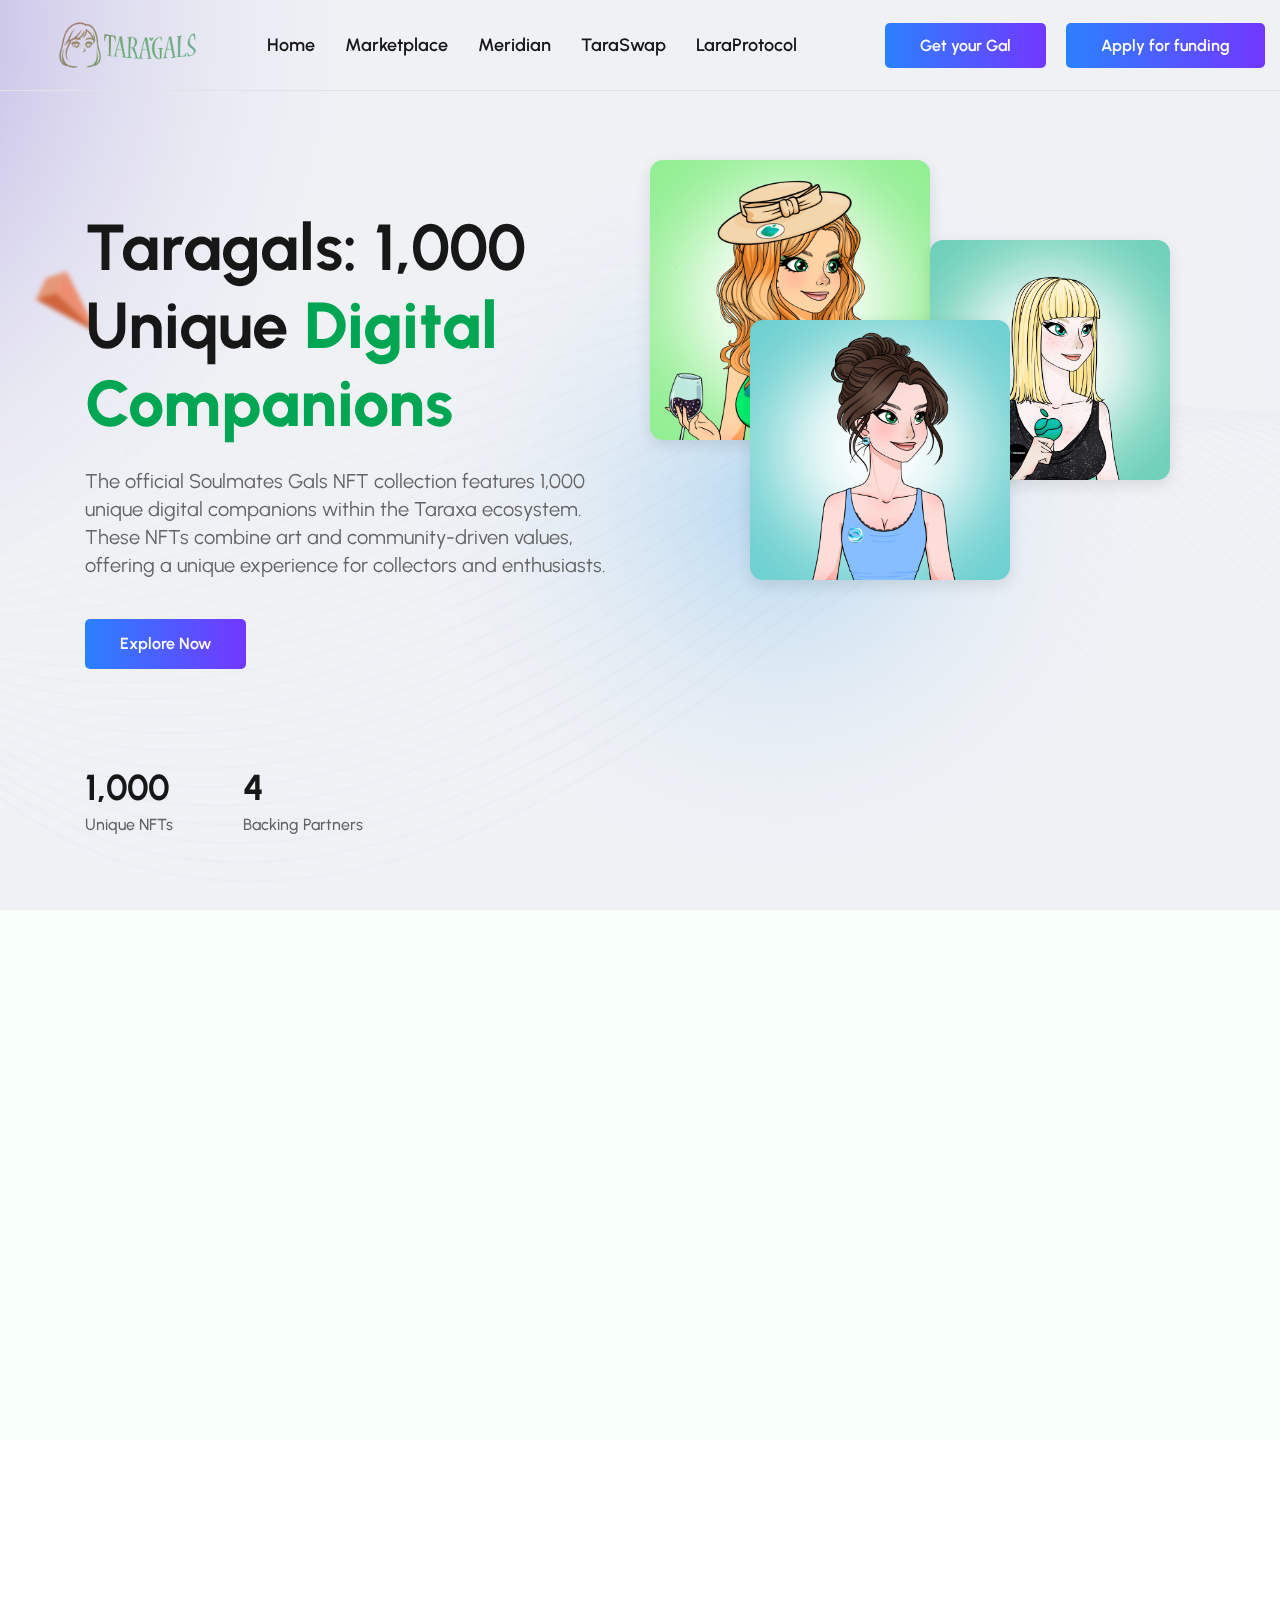
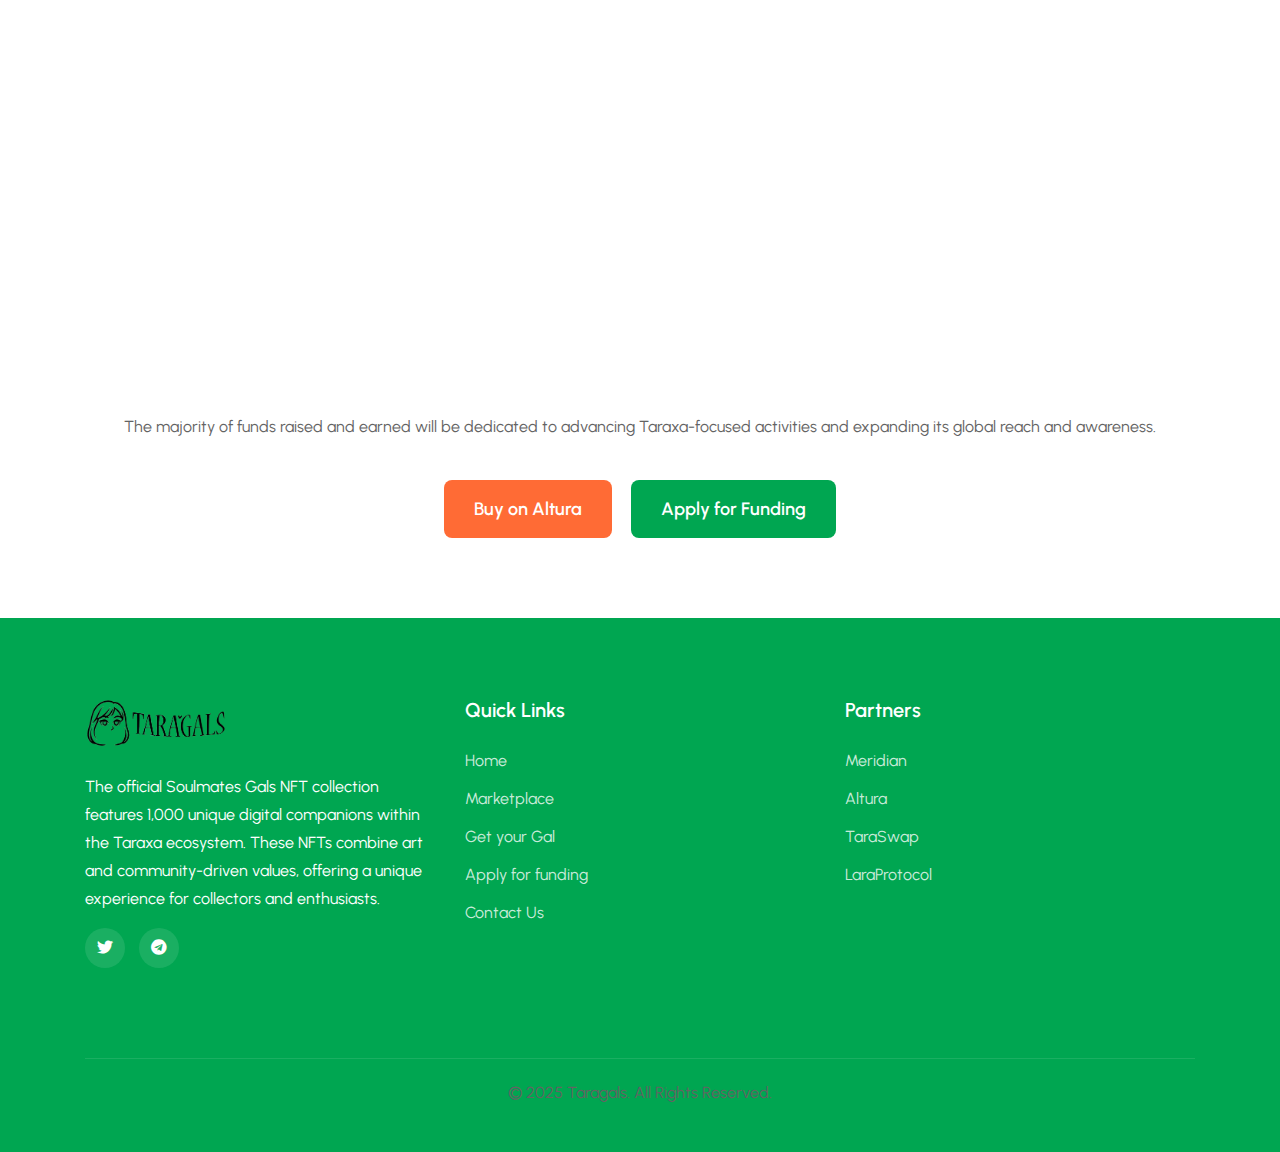
<file: index.html>
<!doctype html>
<html class="no-js" lang="zxx">

<head>
   <meta charset="utf-8">
   <meta http-equiv="x-ua-compatible" content="ie=edge">
   <title>Taragals - NFT Collection on Taraxa</title>
   <meta name="description" content="The official Soulmates Gals NFT collection—1,000 unique digital companions within the Taraxa ecosystem.">
   <meta name="viewport" content="width=device-width, initial-scale=1">
   <meta name="theme-style-mode" content="1">
   <!-- Place favicon.ico in the root directory -->
   <link rel="shortcut icon" type="image/x-icon" href="assets/img/favicon.png">
   <!-- CSS here -->
   <link rel="stylesheet" href="assets/css/preloader.css">
   <link rel="stylesheet" href="assets/css/bootstrap.min.css">
   <link rel="stylesheet" href="assets/css/meanmenu.css">
   <link rel="stylesheet" href="assets/css/animate.min.css">
   <link rel="stylesheet" href="assets/css/owl.carousel.min.css">
   <link rel="stylesheet" href="assets/css/swiper-bundle.css">
   <link rel="stylesheet" href="assets/css/backToTop.css">
   <link rel="stylesheet" href="assets/css/magnific-popup.css">
   <link rel="stylesheet" href="assets/css/nice-select.css">
   <link rel="stylesheet" href="assets/css/fontAwesome5Pro.css">
   <link rel="stylesheet" href="assets/css/flaticon.css">
   <link rel="stylesheet" href="assets/css/default.css">
   <link rel="stylesheet" href="assets/css/style.css">
   <style>
     /* Green and white theme */
     :root {
       --primary-color: #00a651;
       --secondary-color: #ffffff;
     }
     
     .fill-btn {
       background-color: var(--primary-color);
       color: var(--secondary-color);
     }
     
     .fill-btn:hover {
       background-color: #008c44;
     }
     
     .section-main-title1 {
       color: var(--primary-color);
     }
     
     .header-main1 {
       background-color: transparent;
     }
     
     /* Center the menu items */
     .main-menu ul {
       display: flex;
       justify-content: center;
       width: 100%;
     }

     .main-menu ul li {
       margin: 0 15px;
     }

     .header-main-right {
       display: flex;
       justify-content: center;
     }

     .main-menu {
       flex-grow: 1;
     }

     /* Logo resizing to 40px */
     .header-logo img {
       max-height: 150px;
       width: auto;
     }

     .header-logo {
       display: flex;
       align-items: center;
       justify-content: flex-end; /* Align logo to the right side of its container */
       padding-right: 0px; /* Add some padding to the right */
     }

     .offset-logo img {
       max-height: 80px;
       width: auto;
     }

     /* Footer logo size - FIXED */
     .footer-logo img {
       max-height: 50px;
       width: auto;
     }

     .main-menu ul li a:hover {
       color: var(--primary-color);
       transition: color 0.3s ease;
     }

     .header1.oc-transparent-header {
       position: absolute;
       left: 0;
       right: 0;
       top: 0;
       z-index: 999;
     }
     
     .banner-area1 {
       background-color: #f8fff8;
     }
     
     .footer1-bg {
       background-color: var(--primary-color);
       color: var(--secondary-color);
     }
     
     .backers-section {
       padding: 80px 0;
       background-color: #f8fff8;
     }
     
     .backer-logo {
       max-height: 100px;
       margin: 20px;
     }
     
     .use-of-funds {
       padding: 80px 0;
       background-color: #ffffff;
     }
     
     .fund-item {
       margin-bottom: 30px;
       padding: 20px;
       border-radius: 10px;
       background-color: #f8fff8;
       border-left: 4px solid var(--primary-color);
     }
     
     .buy-altura-btn {
       background-color: #ff6b35;
       color: white;
       padding: 15px 30px;
       font-size: 18px;
       font-weight: 600;
       border-radius: 8px;
       display: inline-block;
       margin-top: 20px;
       text-decoration: none;
       transition: all 0.3s ease;
     }
     
     .buy-altura-btn:hover {
       background-color: #e55a2b;
       transform: translateY(-3px);
       box-shadow: 0 5px 15px rgba(0,0,0,0.1);
     }
     
     .apply-funding-btn {
       background-color: #00a651;
       color: white;
       padding: 15px 30px;
       font-size: 18px;
       font-weight: 600;
       border-radius: 8px;
       display: inline-block;
       margin-top: 20px;
       margin-left: 15px;
       text-decoration: none;
       transition: all 0.3s ease;
     }
     
     .apply-funding-btn:hover {
       background-color: #008c44;
       transform: translateY(-3px);
       box-shadow: 0 5px 15px rgba(0,0,0,0.1);
     }
     
     /* Change Digital Companions to green */
     .font-prata span {
       color: var(--primary-color);
     }

     /* Banner image positioning and styling - UPDATED with better spacing and varied sizes */
     .oc-banner-img {
       position: relative;
       width: 100%;
       height: 750px; /* Increased height to accommodate larger images */
       margin-top: 30px;
     }

     .oc-banner-img-1,
     .oc-banner-img-2,
     .oc-banner-img-3,
     .oc-banner-img-4 {
       position: absolute;
       transition: transform 0.3s ease;
     }

     .oc-banner-img-1 {
       top: 0px;
       left: -100px;
       width: 280px; /* Larger size */
       height: 280px;
       z-index: 4;
     }

     .oc-banner-img-2 {
       top: 10px;
       left: -100px;
       width: 260px;
       height: 260px;
       z-index: 3;
     }

     .oc-banner-img-3 {
       bottom: 180px; /* Increased spacing */
       left: 180px; /* Increased spacing */
       width: 240px;
       height: 240px;
       z-index: 2;
     }

     .oc-banner-img-4 {
       bottom: 0px;
       right: -1200px; /* Increased spacing */
       width: 300px; /* Largest size */
       height: 300px;
       z-index: 1;
     }

     .oc-banner-img img {
       width: 100%;
       height: 100%;
       object-fit: cover;
       border-radius: 15px;
       box-shadow: 0 5px 15px rgba(0,0,0,0.1);
     }

     /* Hover effects */
     .oc-banner-img-1:hover,
     .oc-banner-img-2:hover,
     .oc-banner-img-3:hover,
     .oc-banner-img-4:hover {
       transform: translateY(-10px);
       z-index: 5;
     }

     /* Footer styling */
     .footer-area {
       background-color: var(--primary-color);
       color: white;
       padding: 80px 0 30px;
     }

     .footer-widget h4 {
       color: white;
       margin-bottom: 25px;
       font-weight: 600;
     }

     .footer-widget ul li {
       margin-bottom: 10px;
     }

     .footer-widget ul li a {
       color: rgba(255, 255, 255, 0.8);
       transition: all 0.3s ease;
     }

     .footer-widget ul li a:hover {
       color: white;
       padding-left: 5px;
     }

     .footer-social a {
       display: inline-block;
       width: 40px;
       height: 40px;
       line-height: 40px;
       text-align: center;
       background: rgba(255, 255, 255, 0.1);
       color: white;
       border-radius: 50%;
       margin-right: 10px;
       transition: all 0.3s ease;
     }

     .footer-social a:hover {
       background: white;
       color: var(--primary-color);
     }

     .copyright {
       border-top: 1px solid rgba(255, 255, 255, 0.1);
       padding-top: 20px;
       margin-top: 50px;
     }


     }
   </style>
</head>

<body class="body-bg">
   <!--[if lte IE 9]>
      <p class="browserupgrade">You are using an <strong>outdated</strong> browser. Please <a href="https://browsehappy.com/">upgrade your browser</a> to improve your experience and security.</p>
      <![endif]-->

   <!-- Add your site or application content here -->
   <main>
      <!-- header area start  -->
      <header class="header1 oc-transparent-header">
         <div id="header-sticky" class="header-main header-main1">
            <div class="container header-container">
               <div class="row align-items-center">
                  <div class="col-xl-2 col-lg-2 col-md-4 col-4">
                     <div class="header-main-left">
                        <div class="header-logo header1-logo">
                              <a href="https://www.taragals.com/" target="_blank" class="logo-bb">
                                <img src="assets/img/logo/taragals-logo.png" alt="logo-img" style="max-height: 50px; width: auto;">
                              </a>
                              <a href="https://www.taragals.com/" target="_blank" class="logo-bw">
                                <img src="assets/img/logo/taragals-logo.png" alt="logo-img" style="max-height: 50px; width: auto;">
                              </a>
                        </div>
                        
                     </div>
                  </div>
                  <div class="col-xl-10 col-lg-10 col-md-8 col-8">
                     <div class="header-main-right">
                        <div class="main-menu main-menu1 d-none d-lg-block">
                           <nav id="mobile-menu">
                              <ul>
                                 <li><a href="https://www.taragals.com/" target="_blank">Home</a></li>
                                 <li><a href="#" target="_blank">Marketplace</a></li>
                                 <li><a href="https://www.meridianfinance.net/" target="_blank">Meridian</a></li>
                                 <li><a href="https://www.taraswap.app/#/swap" target="_blank">TaraSwap</a></li>
                                 <li><a href="https://app.laraprotocol.com/" target="_blank">LaraProtocol</a></li>
                              </ul>
                           </nav>
                        </div>
     
                        <div class="header-btn ml-20 d-none d-lg-inline-block">
                           <a href="https://app.alturanft.com/collection/841/0xacab73ad12d55ff40b761b5b73a5408dff8c9546" target="_blank" class="fill-btn">Get your Gal</a>
                        </div>
                        
                        <div class="header-btn ml-20 d-none d-lg-inline-block">
                           <a href="https://forms.gle/8zwHKpEq3eEpS8jh7" target="_blank" class="fill-btn">Apply for funding</a>
                        </div>
                     
                        <div class="menu-bar d-xl-none ml-20">
                           <a class="side-toggle" href="javascript:void(0)">
                              <div class="bar-icon">
                                 <span></span>
                                 <span></span>
                                 <span></span>
                              </div>
                           </a>
                        </div>
                     </div>
                  </div>
               </div>
            </div>
         </div>
      </header>
      <!-- header area end -->

      <!-- side toggle start -->
      <div class="fix">
         <div class="side-info">
            <div class="side-info-content">
               <div class="offset-widget offset-logo mb-40">
                  <div class="row align-items-center">
                     <div class="col-9">
                        <a href="index.html" target="_blank">
                           <img src="assets/img/logo/oction-logo-bw.png" alt="Logo">
                        </a>
                     </div>
                     <div class="col-3 text-end"><button class="side-info-close"><i class="fal fa-times"></i></button>
                     </div>
                  </div>
               </div>
               <div class="mobile-menu d-lg-none fix"></div>
               <div class="offset-profile-action d-md-none">
                  <div class="offset-widget mb-40">
                     <div class="profile-item profile-item-header into-sidebar d-md-none">
                        <div class="profile-img pos-rel">
                           <div class="profile-action">
                              <ul>
                                 <li><a href="creator-profile-info-personal.html" target="_blank"><i class="fal fa-user"></i>Profile</a>
                                 </li>
                                 <li><a href="login.html" target="_blank"><i class="fal fa-sign-out"></i>Logout</a></li>
                              </ul>
                           </div>
                           <img src="assets/img/profile/profile4.jpg" alt="profile-img">
                           <div class="profile-verification verified">
                              <i class="fas fa-check"></i>
                           </div>
                        </div>
                     </div>
                  </div>

               </div>
               <div class="offset-widget offset_searchbar mb-30">
                  <form action="#" class="filter-search-input">
                     <input type="text" placeholder="Search keyword">
                     <button><i class="fal fa-search"></i></button>
                  </form>
               </div>
               <div class="offset-widget mb-40">
                  <a href="https://app.alturanft.com/collection/841/0xacab73ad12d55ff40b761b5b73a5408dff8c9546" target="_blank" class="fill-btn">Get your Gal</a>
               </div>
               <div class="offset-widget mb-40">
                  <a href="https://forms.gle/8zwHKpEq3eEpS8jh7" target="_blank" class="fill-btn">Apply for funding</a>
               </div>
               <div class="offset-widget mb-40 d-none d-lg-block">
                  <div class="info-widget">
                     <h4 class="offset-title mb-20 d-none">Contact Info</h4>
                     <p class="mb-30">Non-fungible tokens and their smart contracts allow for detailed attributes to be
                        added, like the identity of the owner,
                        rich metadata, or secure file links.</p>
                     <a href="contact.html" target="_blank" class="fill-btn">Contact Us</a>
                  </div>
               </div>
            </div>
         </div>
      </div>
      <div class="offcanvas-overlay"></div>
      <div class="offcanvas-overlay-white"></div>
      <!-- side toggle end -->

      <!-- banner area start  -->
      <div class="banner-area banner-area1 pos-rel fix">
         <div class="swiper-container">
            <div class="swiper-wrapper">
               <div class="swiper-slide">
                  <div class="single-banner single-banner-1 banner-900 d-flex align-items-center pos-rel mb-30">
                     <img src="assets/img/banner/b1-shape1.png" alt="" class="b1-shape1">
                     <div class="banner-bg" data-background="assets/img/banner/oc-banner-bg.png"></div>
                     <div class="banner-bg-light" data-background="assets/img/banner/oc-banner-bg-light.png"></div>
                     <div class="container pos-rel">
                        <div class="row align-items-center justify-content-between">
                           <div class="col-xl-6 col-lg-6">
                              <div class="banner-content banner-content1 banner-content1-1 pt-0">
                                 <h1 data-animation="fadeInUp" data-delay=".3s" class="mb-25 font-prata">
                                    Taragals: 1,000 Unique <span style="color: #00a651;">Digital Companions</span></h1>
                                 <p data-animation="fadeInUp" data-delay=".5s" class="mb-40">The official Soulmates Gals NFT collection features 1,000 unique digital companions within the Taraxa ecosystem. These NFTs combine art and community-driven values, offering a unique experience for collectors and enthusiasts.</p>
                                 <div class="banner-btn mb-105" data-animation="fadeInUp" data-delay=".7s">
                                    <a href="https://app.alturanft.com/collection/841/0xacab73ad12d55ff40b761b5b73a5408dff8c9546" target="_blank" class="fill-btn">Explore Now</a>
                                    <!-- <div class="oc-banner-video">
                                       <a href="https://www.youtube.com/watch?v=XHOmBV4js_E" target="_blank" class="popup-video"><i
                                             class="fas fa-play"></i></a>
                                       <span>Watch Video</span>
                                    </div> -->
                                 </div>
                                 <div class="oc-banner-counter">
                                    <div class="art-meta-item">
                                       <div class="art-meta-notice">1,000</div>
                                       <div class="art-meta-type">Unique NFTs</div>
                                    </div>
                                    <div class="art-meta-item">
                                       <div class="art-meta-notice">4</div>
                                       <div class="art-meta-type">Backing Partners</div>
                                    </div>
                                 </div>
                              </div>
                           </div>
                           <div class="col-xl-5 col-lg-6">
                              <div class="oc-banner-img pos-rel">
                                 <div class="oc-banner-img-1">
                                    <img class="" data-depth=".5" src="assets/img/art/99.png"
                                       alt="img not found">
                                 </div>
                                 <div class="oc-banner-img-2">
                                    <img class="" data-depth=".6" src="assets/img/art/958.png"
                                       alt="img not found">
                                 </div>
                                 <div class="oc-banner-img-3">
                                    <img class="" data-depth=".3" src="assets/img/art/840.png"
                                       alt="img not found">
                                 </div>


                                 </div>
                              </div>
                           </div>
                        </div>
                     </div>
                  </div>
               </div>
            </div>
            <!-- If we need navigation buttons -->
            <div class="slider-nav d-none">
               <div class="slider-button-prev"><i class="fal fa-long-arrow-left"></i></div>
               <div class="slider-button-next"><i class="fal fa-long-arrow-right"></i></div>
            </div>
         </div>
      </div>
      <!-- banner area end  -->

      <!-- backers section start -->
      <section class="backers-section">
         <div class="container">
            <div class="row wow fadeInUp">
               <div class="col-12">
                  <div class="section-title1 pos-rel text-center mb-40">
                     <h2 class="section-main-title1">Backed By Industry Leaders</h2>
                     <p>Taragals is proudly supported by trusted partners in the blockchain ecosystem</p>
                  </div>
               </div>
            </div>
            <div class="row wow fadeInUp justify-content-center align-items-center">
               <div class="col-md-3 text-center">
                  <div class="backer-item">
                     <img src="assets/img/partners/meridian-logo.png" alt="Meridian Logo" class="backer-logo">
                     <h4>Meridian</h4>
                     <p>DeFi Provider on EVM</p>
                  </div>
               </div>
               <div class="col-md-3 text-center">
                  <div class="backer-item">
                     <img src="assets/img/partners/altura-logo.png" alt="Altura Logo" class="backer-logo">
                     <h4>Altura</h4>
                     <p>Leading NFT marketplace platform</p>
                  </div>
               </div>
               <div class="col-md-3 text-center">
                  <div class="backer-item">
                     <img src="assets/img/partners/taraswap-logo.png" alt="TaraSwap Logo" class="backer-logo">
                     <h4>TaraSwap</h4>
                     <p>Decentralized exchange platform</p>
                  </div>
               </div>
               <div class="col-md-3 text-center">
                  <div class="backer-item">
                     <img src="assets/img/partners/laraprotocol-logo.png" alt="LaraProtocol Logo" class="backer-logo">
                     <h4>LaraProtocol</h4>
                     <p>Liquid Staking Protocol</p>
                  </div>
               </div>
            </div>
         </div>
      </section>
      <!-- backers section end -->

      <!-- use of funds section start -->
      <section class="use-of-funds">
         <div class="container">
            <div class="row wow fadeInUp">
               <div class="col-12">
                  <div class="section-title1 pos-rel text-center mb-40">
                     <h2 class="section-main-title1">Use of Funds</h2>
                     <p>TaraGals strives to be the leading community-driven NFT initiative</p>
                  </div>
               </div>
            </div>
            <div class="row wow fadeInUp">
               <div class="col-lg-6 col-md-6">
                  <div class="fund-item">
                     <h4><i class="fas fa-calendar-alt"></i> Sponsoring Taraxa Events</h4>
                     <p>Funding Taraxa side events and meetups to grow the community and increase awareness</p>
                  </div>
               </div>
               <div class="col-lg-6 col-md-6">
                  <div class="fund-item">
                     <h4><i class="fas fa-tshirt"></i> Taraxa Merchandise</h4>
                     <p>Producing Taraxa merchandise—hoodies, t-shirts, mugs, and more for community members</p>
                  </div>
               </div>
               <div class="col-lg-6 col-md-6">
                  <div class="fund-item">
                     <h4><i class="fas fa-bullhorn"></i> Marketing Initiatives</h4>
                     <p>Community members can apply for grants to run campaigns and collaborate with KOLs</p>
                  </div>
               </div>
               <div class="col-lg-6 col-md-6">
                  <div class="fund-item">
                     <h4><i class="fas fa-coins"></i> Supporting $GALS Token</h4>
                     <p>Funding to support and grow the $GALS token ecosystem and utility</p>
                  </div>
               </div>
            </div>
            <div class="row mt-4">
               <div class="col-12 text-center">
                  <p>The majority of funds raised and earned will be dedicated to advancing Taraxa-focused activities and expanding its global reach and awareness.</p>
                  <a href="https://app.alturanft.com/collection/841/0xacab73ad12d55ff40b761b5b73a5408dff8c9546" target="_blank" class="buy-altura-btn mt-4">Buy on Altura</a>
                  <a href="https://forms.gle/8zwHKpEq3eEpS8jh7" target="_blank" class="apply-funding-btn">Apply for Funding</a>
               </div>
            </div>
         </div>
      </section>
      <!-- use of funds section end -->

      <!-- Footer area start -->
      <footer class="footer-area">
         <div class="container">
            <div class="row">
               <div class="col-lg-4 col-md-6">
                  <div class="footer-widget mb-40">
                     <div class="footer-logo mb-25">
                        <a href="index.html" target="_blank"><img src="assets/img/logo/taragals-logo-black.png" alt="logo"></a>
                     </div>
                     <p style="color: #ffffff;">The official Soulmates Gals NFT collection features 1,000 unique digital companions within the Taraxa ecosystem. These NFTs combine art and community-driven values, offering a unique experience for collectors and enthusiasts.</p>
                     <div class="footer-social">
                        <a href="https://x.com/Taragals"><i class="fab fa-twitter"></i></a>
                        <a href="https://t.me/taragals"><i class="fab fa-telegram"></i></a>
                     </div>
                  </div>
               </div>
               <div class="col-lg-4 col-md-6">
                  <div class="footer-widget mb-40">
                     <h4>Quick Links</h4>
                     <ul>
                        <li><a href="#" target="_blank">Home</a></li>
                        <li><a href="https://app.alturanft.com/collection/841/0xacab73ad12d55ff40b761b5b73a5408dff8c9546" target="_blank">Marketplace</a></li>
                        <li><a href="https://app.alturanft.com/collection/841/0xacab73ad12d55ff40b761b5b73a5408dff8c9546" target="_blank">Get your Gal</a></li>
                        <li><a href="https://forms.gle/8zwHKpEq3eEpS8jh7" target="_blank">Apply for funding</a></li>
                        <li><a href="#" target="_blank">Contact Us</a></li>
                     </ul>
                  </div>
               </div>
               <div class="col-lg-4 col-md-6">
                  <div class="footer-widget mb-40">
                     <h4>Partners</h4>
                     <ul>
                        <li><a href="https://www.meridianfinance.net/" target="_blank">Meridian</a></li>
                        <li><a href="https://app.alturanft.com/" target="_blank">Altura</a></li>
                        <li><a href="https://www.taraswap.app/#/swap" target="_blank">TaraSwap</a></li>
                        <li><a href="https://app.laraprotocol.com/" target="_blank">LaraProtocol</a></li>
                     </ul>
                  </div>
               </div>
            </div>
            <div class="copyright text-center">
               <p>© 2025 Taragals. All Rights Reserved.</p>
            </div>
         </div>
      </footer>
      <!-- Footer area end -->
   </main>

   <!-- JS here -->
   <script src="assets/js/vendor/jquery-3.6.0.min.js"></script>
   <script src="assets/js/vendor/waypoints.min.js"></script>
   <script src="assets/js/bootstrap.bundle.min.js"></script>
   <script src="assets/js/meanmenu.js"></script>
   <script src="assets/js/swiper-bundle.min.js"></script>
   <script src="assets/js/owl.carousel.min.js"></script>
   <script src="assets/js/magnific-popup.min.js"></script>
   <script src="assets/js/parallax.min.js"></script>
   <script src="assets/js/backToTop.js"></script>
   <script src="assets/js/nice-select.min.js"></script>
   <script src="assets/js/counterup.min.js"></script>
   <script src="assets/js/wow.min.js"></script>
   <script src="assets/js/isotope.pkgd.min.js"></script>
   <script src="assets/js/imagesloaded.pkgd.min.js"></script>
   <script src="assets/js/ajax-form.js"></script>
   <script src="assets/js/main.js"></script>
</body>

</html>
</file>
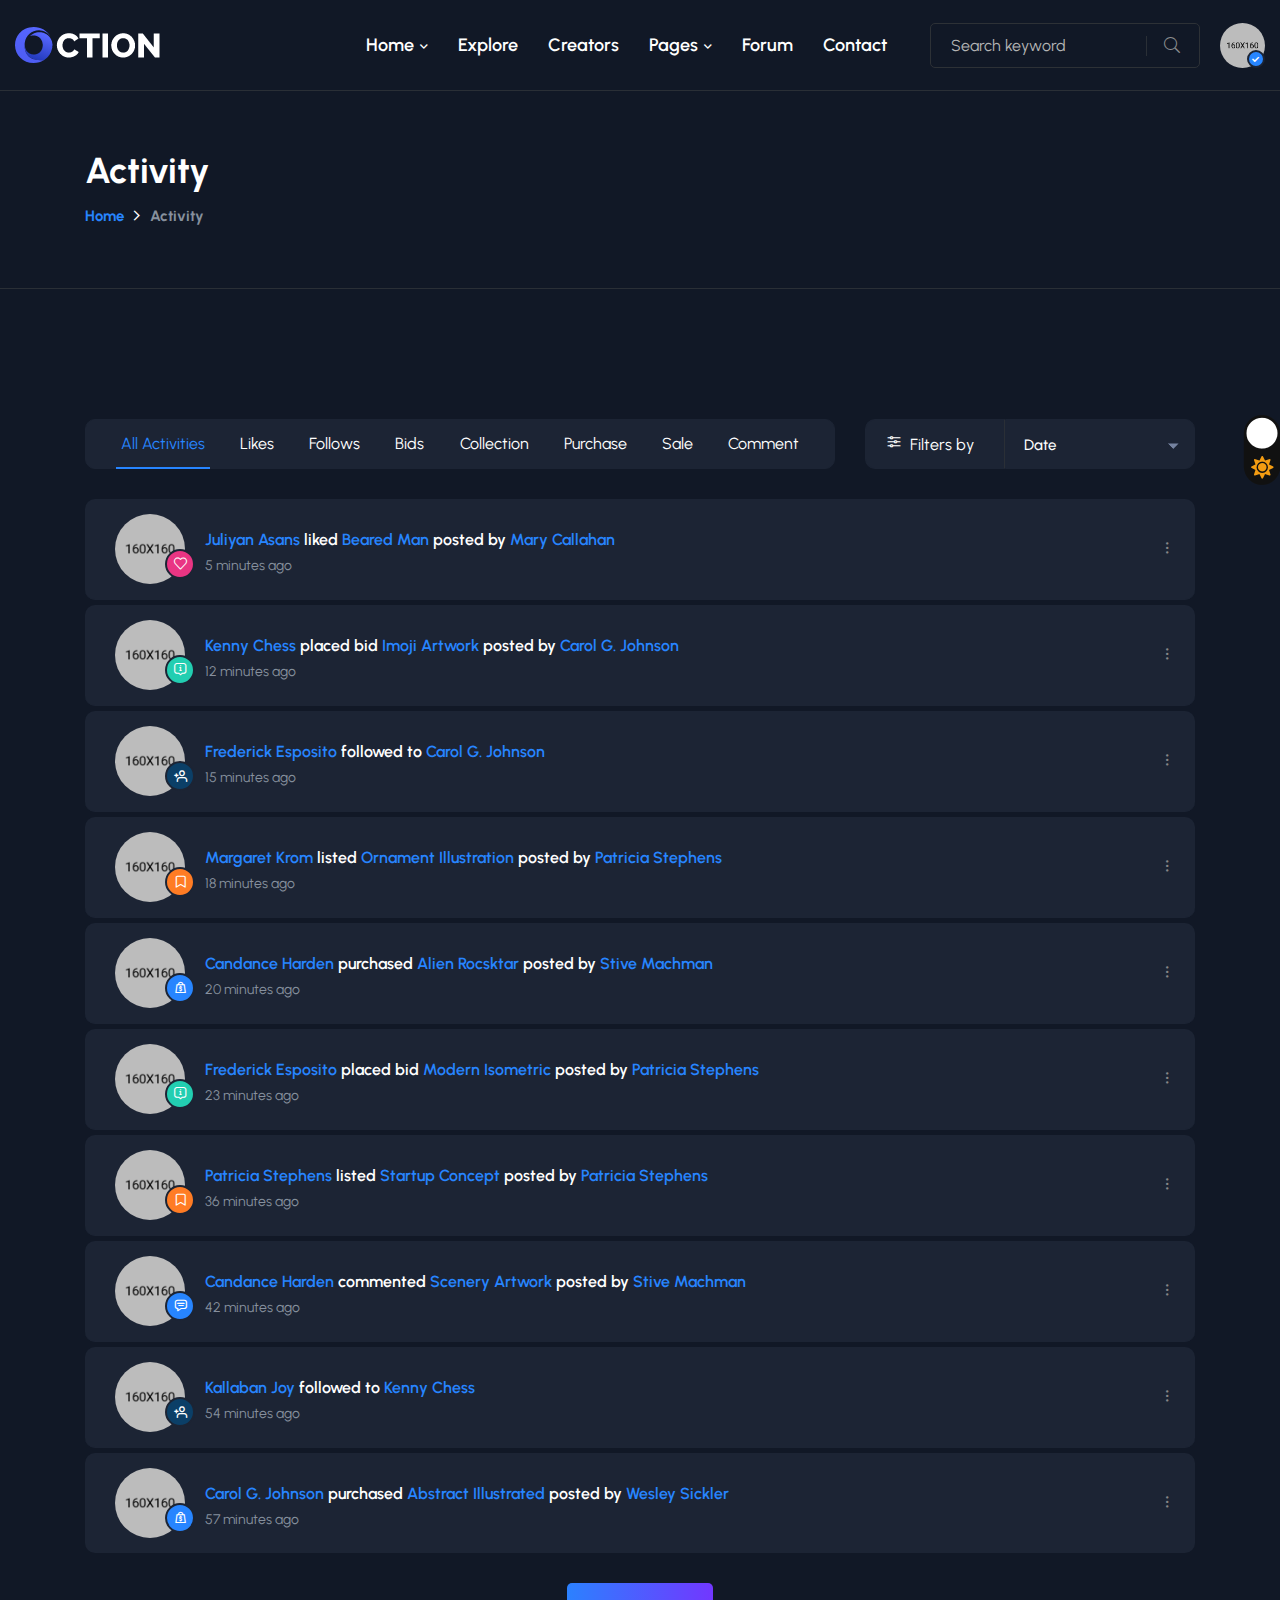
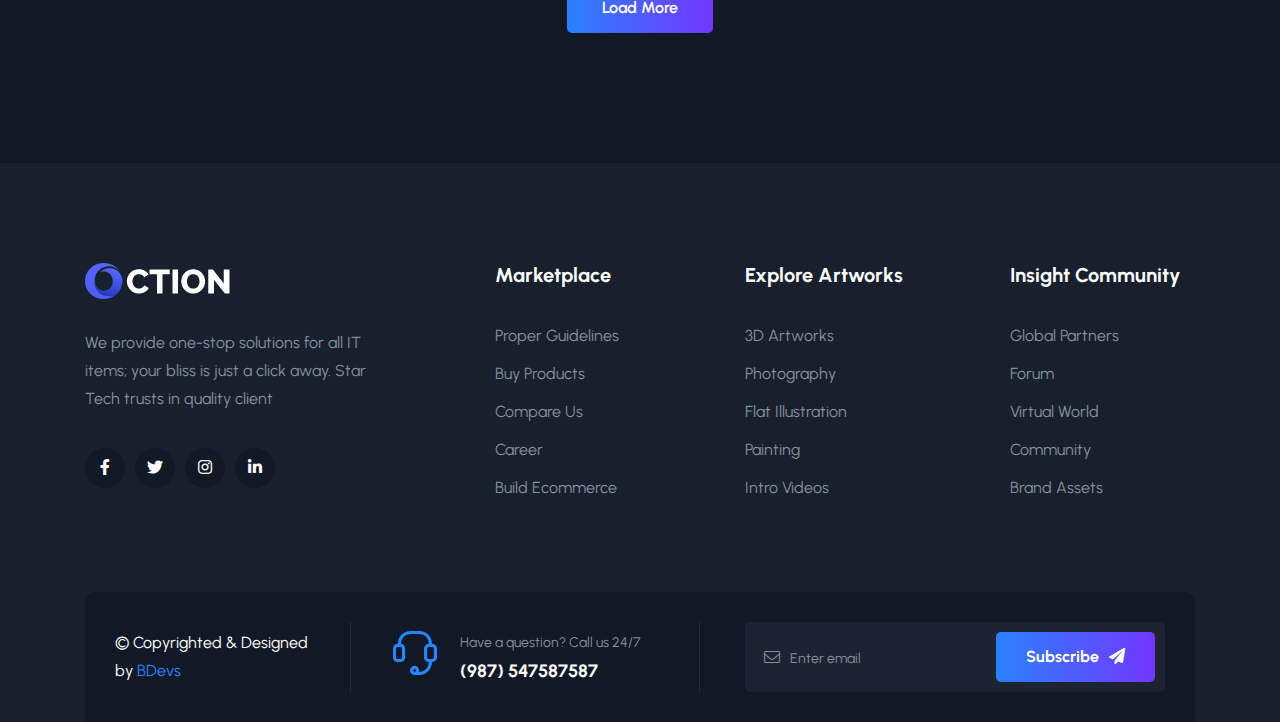
<file: activity.html>
<!doctype html>
<html class="no-js" lang="zxx">

<head>
   <meta charset="utf-8">
   <meta http-equiv="x-ua-compatible" content="ie=edge">
   <title>Oction - NFT Marketplace HTML Template</title>
   <meta name="description" content="">
   <meta name="viewport" content="width=device-width, initial-scale=1">
   <meta name="theme-style-mode" content="1">

   <!-- Place favicon.ico in the root directory -->
   <link rel="shortcut icon" type="image/x-icon" href="assets/img/favicon.png">
   <!-- CSS here -->
   <link rel="stylesheet" href="assets/css/preloader.css">
   <link rel="stylesheet" href="assets/css/bootstrap.min.css">
   <link rel="stylesheet" href="assets/css/meanmenu.css">
   <link rel="stylesheet" href="assets/css/animate.min.css">
   <link rel="stylesheet" href="assets/css/owl.carousel.min.css">
   <link rel="stylesheet" href="assets/css/swiper-bundle.css">
   <link rel="stylesheet" href="assets/css/backToTop.css">
   <link rel="stylesheet" href="assets/css/magnific-popup.css">
   <link rel="stylesheet" href="assets/css/nice-select.css">
   <link rel="stylesheet" href="assets/css/fontAwesome5Pro.css">
   <link rel="stylesheet" href="assets/css/flaticon.css">
   <link rel="stylesheet" href="assets/css/default.css">
   <link rel="stylesheet" href="assets/css/style.css">
</head>

<body class="body-bg">
   <!--[if lte IE 9]>
      <p class="browserupgrade">You are using an <strong>outdated</strong> browser. Please <a href="https://browsehappy.com/">upgrade your browser</a> to improve your experience and security.</p>
      <![endif]-->

   <!-- Add your site or application content here -->
   <main>
      <!-- header area start  -->
      <header class="header1">
         <div id="header-sticky" class="header-main header-main1">
            <div class="container header-container">
               <div class="row align-items-center">
                  <div class="col-xl-2 col-lg-2 col-md-4 col-4">
                     <div class="header-main-left">
                        <div class="header-logo header1-logo">
                           <a href="index.html" class="logo-bb"><img src="assets/img/logo/oction-logo.png"
                                 alt="logo-img"></a>
                           <a href="index.html" class="logo-bw"><img src="assets/img/logo/oction-logo-bw.png"
                                 alt="logo-img"></a>
                        </div>
                     </div>
                  </div>
                  <div class="col-xl-10 col-lg-10 col-md-8 col-8">
                     <div class="header-main-right">
                        <div class="main-menu main-menu1 d-none d-lg-block">
                           <nav id="mobile-menu">
                              <ul>
                                 <li class="menu-item-has-children"><a href="index.html">Home</a>
                                    <ul class="sub-menu">
                                       <li><a href="index.html">Home Style 01</a></li>
                                       <li><a href="index-2.html">Home Style 02</a></li>
                                       <li><a href="index-3.html">Home Style 03</a></li>
                                    </ul>
                                 </li>
                                 <li><a href="explore-arts.html">Explore</a></li>
                                 <li><a href="creators.html">Creators</a></li>
                                 <li class="menu-item-has-children"><a href="#">Pages</a>
                                    <ul class="sub-menu">
                                       <li class="menu-item-has-children"><a href="creator-profile.html">Creator</a>
                                          <ul class="sub-menu">
                                             <li><a href="creator-profile.html">Creator Profile</a></li>
                                             <li><a href="creator-profile-info-personal.html">Creator Personal Info</a>
                                             </li>
                                          </ul>
                                       </li>
                                       <li class="menu-item-has-children"><a href="art-details.html">Art</a>
                                          <ul class="sub-menu">
                                             <li><a href="art-details.html">Art Details</a></li>
                                             <li><a href="upload-category.html">Upload Category</a></li>
                                             <li><a href="upload.html">Upload</a></li>
                                          </ul>
                                       </li>
                                       <li><a href="faq.html">FAQ</a></li>
                                       <li><a href="register.html">Register</a></li>
                                       <li><a href="login.html">Login</a></li>
                                       <li><a href="terms.html">Terms</a></li>
                                       <li><a href="wallet-connect.html">Wallet Connect</a></li>
                                       <li><a href="activity.html">Activity</a></li>
                                       <li><a href="art-ranking.html">Ranking</a></li>
                                       <li><a href="error-404.html">404 page</a></li>
                                    </ul>
                                 </li>
                                 <li><a href="forum.html">Forum</a></li>
                                 <li><a href="contact.html">Contact</a>
                                 </li>
                              </ul>
                           </nav>
                        </div>
                        <form action="#" class="filter-search-input header-search d-none d-xl-inline-block">
                           <input type="text" placeholder="Search keyword">
                           <button><i class="fal fa-search"></i></button>
                        </form>
                        <div class="header-btn ml-20 d-none d-xxl-inline-block">
                           <a href="wallet-connect.html" class="fill-btn">Connect Wallet</a>
                        </div>
                        <div class="profile-item profile-item-header ml-20 d-none d-md-inline-block pos-rel">
                           <div class="profile-img pos-rel">
                              <div class="profile-action">
                                 <ul>
                                    <li><a href="creator-profile-info-personal.html"><i
                                             class="fal fa-user"></i>Profile</a>
                                    </li>
                                    <li><a href="login.html"><i class="fal fa-sign-out"></i>Logout</a></li>
                                 </ul>
                              </div>
                              <img src="assets/img/profile/profile4.jpg" alt="profile-img">
                              <div class="profile-verification verified">
                                 <i class="fas fa-check"></i>
                              </div>
                           </div>
                        </div>
                        <div class="menu-bar d-xl-none ml-20">
                           <a class="side-toggle" href="javascript:void(0)">
                              <div class="bar-icon">
                                 <span></span>
                                 <span></span>
                                 <span></span>
                              </div>
                           </a>
                        </div>
                     </div>
                  </div>
               </div>
            </div>
         </div>
      </header>
      <!-- header area end -->

      <!-- side toggle start -->
      <div class="fix">
         <div class="side-info">
            <div class="side-info-content">
               <div class="offset-widget offset-logo mb-40">
                  <div class="row align-items-center">
                     <div class="col-9">
                        <a href="index.html">
                           <img src="assets/img/logo/oction-logo-bw.png" alt="Logo">
                        </a>
                     </div>
                     <div class="col-3 text-end"><button class="side-info-close"><i class="fal fa-times"></i></button>
                     </div>
                  </div>
               </div>
               <div class="mobile-menu d-lg-none fix"></div>
               <div class="offset-profile-action d-md-none">
                  <div class="offset-widget mb-40">
                     <div class="profile-item profile-item-header into-sidebar d-md-none">
                        <div class="profile-img pos-rel">
                           <div class="profile-action">
                              <ul>
                                 <li><a href="creator-profile-info-personal.html"><i class="fal fa-user"></i>Profile</a>
                                 </li>
                                 <li><a href="login.html"><i class="fal fa-sign-out"></i>Logout</a></li>
                              </ul>
                           </div>
                           <img src="assets/img/profile/profile4.jpg" alt="profile-img">
                           <div class="profile-verification verified">
                              <i class="fas fa-check"></i>
                           </div>
                        </div>
                     </div>
                  </div>

               </div>
               <div class="offset-widget offset_searchbar mb-30">
                  <form action="#" class="filter-search-input">
                     <input type="text" placeholder="Search keyword">
                     <button><i class="fal fa-search"></i></button>
                  </form>
               </div>
               <div class="offset-widget mb-40">
                  <a href="upload-category.html" class="fill-btn">Upload Items</a>
               </div>
               <div class="offset-widget mb-40 d-none d-lg-block">
                  <div class="info-widget">
                     <h4 class="offset-title mb-20 d-none">Contact Info</h4>
                     <p class="mb-30">Non-fungible tokens and their smart contracts allow for detailed attributes to be
                        added, like the identity of the owner,
                        rich metadata, or secure file links.</p>
                     <a href="contact.html" class="fill-btn">Contact Us</a>
                  </div>
               </div>
            </div>
         </div>
      </div>
      <div class="offcanvas-overlay"></div>
      <div class="offcanvas-overlay-white"></div>
      <!-- side toggle end -->

      <!-- page-title area start -->
      <section class="page-title-area">
         <div class="container">
            <div class="row wow fadeInUp">
               <div class="col-lg-12">
                  <div class="page-title">
                     <h2 class="breadcrumb-title mb-10">Activity</h2>
                     <div class="breadcrumb-menu">
                        <nav class="breadcrumb-trail breadcrumbs">
                           <ul class="trail-items">
                              <li class="trail-item trail-begin"><a href="index.html">Home</a>
                              </li>
                              <li class="trail-item trail-end"><span>Activity</span></li>
                           </ul>
                        </nav>
                     </div>
                  </div>
               </div>
            </div>
         </div>
      </section>
      <!-- page-title area end -->

      <!-- activity area start  -->
      <div class="activity-area pt-130 pb-90" data-background="">
         <div class="container">
            <div class="activity-wrapper mb-40">
               <div class="activity-tab">
                  <div class="activity-tab-nav wow fadeInUp">
                     <nav>
                        <div class="nav nav-tabs mb-30" id="nav-tab" role="tablist">
                           <button class="nav-link active" id="nav-all-tab" data-bs-toggle="tab"
                              data-bs-target="#tab-nav1" type="button" role="tab" aria-selected="true">
                              <span class="activity-nav-button">
                                 All Activities
                              </span>
                           </button>
                           <button class="nav-link" id="nav-like-tab" data-bs-toggle="tab" data-bs-target="#tab-nav2"
                              type="button" role="tab" aria-selected="false">
                              <span class="activity-nav-button">
                                 Likes
                              </span>
                           </button>
                           <button class="nav-link" id="nav-follow-tab" data-bs-toggle="tab" data-bs-target="#tab-nav3"
                              type="button" role="tab" aria-selected="false">
                              <span class="activity-nav-button">
                                 Follows
                              </span>
                           </button>
                           <button class="nav-link" id="nav-bid-tab" data-bs-toggle="tab" data-bs-target="#tab-nav4"
                              type="button" role="tab" aria-selected="false">
                              <span class="activity-nav-button">
                                 Bids
                              </span>
                           </button>
                           <button class="nav-link" id="nav-collection-tab" data-bs-toggle="tab"
                              data-bs-target="#tab-nav5" type="button" role="tab" aria-selected="false">
                              <span class="activity-nav-button">
                                 Collection
                              </span>
                           </button>
                           <button class="nav-link" id="nav-purchase-tab" data-bs-toggle="tab"
                              data-bs-target="#tab-nav6" type="button" role="tab" aria-selected="false">
                              <span class="activity-nav-button">
                                 Purchase
                              </span>
                           </button>
                           <button class="nav-link" id="nav-sale-tab" data-bs-toggle="tab" data-bs-target="#tab-nav7"
                              type="button" role="tab" aria-selected="false">
                              <span class="activity-nav-button">
                                 Sale
                              </span>
                           </button>
                           <button class="nav-link" id="nav-comment-tab" data-bs-toggle="tab" data-bs-target="#tab-nav8"
                              type="button" role="tab" aria-selected="false">
                              <span class="activity-nav-button">
                                 Comment
                              </span>
                           </button>
                        </div>
                        <div class="filter-by-sale d-flex mb-30">
                           <div class="select-category-title"><i class="flaticon-filter"></i> Filters by</div>
                           <select class="sale-category-select">
                              <option value="1">Date</option>
                              <option value="2">Time</option>
                           </select>
                        </div>
                     </nav>
                  </div>
                  <div class="activity-tab-contents mb-30 wow fadeInUp">
                     <div class="tab-content" id="nav-tabContent">
                        <div class="tab-pane fade active show" id="tab-nav1" role="tabpanel"
                           aria-labelledby="nav-all-tab">
                           <div class="activity-wrapper-actions activity-wrapper-all mb-30">
                              <div class="activity-wrapper-action-single pos-rel">
                                 <div class="activity-3dots-menu">
                                    <button class="art-3dots-icon"><i class="fal fa-ellipsis-v"></i></button>
                                 </div>
                                 <div class="profile-img pos-rel">
                                    <a href="creator-profile.html"><img src="assets/img/profile/profile1.jpg"
                                          alt="profile-img"></a>
                                    <div class="activity-icon activity-like">
                                       <i class="flaticon-heart"></i>
                                    </div>
                                 </div>
                                 <div class="activity-meta-text">
                                    <div class="actvity-text"><a href="creator-profile.html">Juliyan Asans</a> liked <a
                                          href="art-details.html">Beared Man</a> posted by <a
                                          href="creator-profile.html">Mary Callahan</a></div>
                                    <div class="activity-time">5 minutes ago</div>
                                 </div>
                              </div>
                              <div class="activity-wrapper-action-single pos-rel">
                                 <div class="activity-3dots-menu">
                                    <button class="art-3dots-icon"><i class="fal fa-ellipsis-v"></i></button>
                                 </div>
                                 <div class="profile-img pos-rel">
                                    <a href="creator-profile.html"><img src="assets/img/profile/profile2.jpg"
                                          alt="profile-img"></a>
                                    <div class="activity-icon activity-bid">
                                       <i class="flaticon-information"></i>
                                    </div>
                                 </div>
                                 <div class="activity-meta-text">
                                    <div class="actvity-text"><a href="creator-profile.html">Kenny Chess</a> placed bid
                                       <a href="art-details.html">Imoji Artwork</a> posted by <a
                                          href="creator-profile.html">Carol G. Johnson</a>
                                    </div>
                                    <div class="activity-time">12 minutes ago</div>
                                 </div>
                              </div>
                              <div class="activity-wrapper-action-single pos-rel">
                                 <div class="activity-3dots-menu">
                                    <button class="art-3dots-icon"><i class="fal fa-ellipsis-v"></i></button>
                                 </div>
                                 <div class="profile-img pos-rel">
                                    <a href="creator-profile.html"><img src="assets/img/profile/profile3.jpg"
                                          alt="profile-img"></a>
                                    <div class="activity-icon activity-follow">
                                       <i class="flaticon-add-user"></i>
                                    </div>
                                 </div>
                                 <div class="activity-meta-text">
                                    <div class="actvity-text"><a href="creator-profile.html">Frederick Esposito</a>
                                       followed to <a href="creator-profile.html">Carol G. Johnson</a></div>
                                    <div class="activity-time">15 minutes ago</div>
                                 </div>
                              </div>
                              <div class="activity-wrapper-action-single pos-rel">
                                 <div class="activity-3dots-menu">
                                    <button class="art-3dots-icon"><i class="fal fa-ellipsis-v"></i></button>
                                 </div>
                                 <div class="profile-img pos-rel">
                                    <a href="creator-profile.html"><img src="assets/img/profile/profile4.jpg"
                                          alt="profile-img"></a>
                                    <div class="activity-icon activity-collection">
                                       <i class="flaticon-bookmark"></i>
                                    </div>
                                 </div>
                                 <div class="activity-meta-text">
                                    <div class="actvity-text"><a href="creator-profile.html">Margaret Krom</a> listed <a
                                          href="art-details.html">Ornament Illustration</a> posted by <a
                                          href="creator-profile.html">Patricia Stephens</a></div>
                                    <div class="activity-time">18 minutes ago</div>
                                 </div>
                              </div>
                              <div class="activity-wrapper-action-single pos-rel">
                                 <div class="activity-3dots-menu">
                                    <button class="art-3dots-icon"><i class="fal fa-ellipsis-v"></i></button>
                                 </div>
                                 <div class="profile-img pos-rel">
                                    <a href="creator-profile.html"><img src="assets/img/profile/profile5.jpg"
                                          alt="profile-img"></a>
                                    <div class="activity-icon activity-purchase">
                                       <i class="flaticon-shopping-bag"></i>
                                    </div>
                                 </div>
                                 <div class="activity-meta-text">
                                    <div class="actvity-text"><a href="creator-profile.html">Candance Harden</a>
                                       purchased <a href="art-details.html">Alien Rocsktar</a> posted by <a
                                          href="creator-profile.html">Stive Machman</a></div>
                                    <div class="activity-time">20 minutes ago</div>
                                 </div>
                              </div>
                              <div class="activity-wrapper-action-single pos-rel">
                                 <div class="activity-3dots-menu">
                                    <button class="art-3dots-icon"><i class="fal fa-ellipsis-v"></i></button>
                                 </div>
                                 <div class="profile-img pos-rel">
                                    <a href="creator-profile.html"><img src="assets/img/profile/profile6.jpg"
                                          alt="profile-img"></a>
                                    <div class="activity-icon activity-bid">
                                       <i class="flaticon-information"></i>
                                    </div>
                                 </div>
                                 <div class="activity-meta-text">
                                    <div class="actvity-text"><a href="creator-profile.html">Frederick Esposito</a>
                                       placed bid <a href="art-details.html">Modern Isometric</a> posted by <a
                                          href="creator-profile.html">Patricia Stephens</a></div>
                                    <div class="activity-time">23 minutes ago</div>
                                 </div>
                              </div>
                              <div class="activity-wrapper-action-single pos-rel">
                                 <div class="activity-3dots-menu">
                                    <button class="art-3dots-icon"><i class="fal fa-ellipsis-v"></i></button>
                                 </div>
                                 <div class="profile-img pos-rel">
                                    <a href="creator-profile.html"><img src="assets/img/profile/profile7.jpg"
                                          alt="profile-img"></a>
                                    <div class="activity-icon activity-collection">
                                       <i class="flaticon-bookmark"></i>
                                    </div>
                                 </div>
                                 <div class="activity-meta-text">
                                    <div class="actvity-text"><a href="creator-profile.html">Patricia Stephens</a>
                                       listed <a href="art-details.html">Startup Concept</a> posted by <a
                                          href="creator-profile.html">Patricia Stephens</a></div>
                                    <div class="activity-time">36 minutes ago</div>
                                 </div>
                              </div>
                              <div class="activity-wrapper-action-single pos-rel">
                                 <div class="activity-3dots-menu">
                                    <button class="art-3dots-icon"><i class="fal fa-ellipsis-v"></i></button>
                                 </div>
                                 <div class="profile-img pos-rel">
                                    <a href="creator-profile.html"><img src="assets/img/profile/profile8.jpg"
                                          alt="profile-img"></a>
                                    <div class="activity-icon activity-comment">
                                       <i class="flaticon-chat"></i>
                                    </div>
                                 </div>
                                 <div class="activity-meta-text">
                                    <div class="actvity-text"><a href="creator-profile.html">Candance Harden</a>
                                       commented <a href="art-details.html">Scenery Artwork</a> posted by <a
                                          href="creator-profile.html">Stive Machman</a></div>
                                    <div class="activity-time">42 minutes ago</div>
                                 </div>
                              </div>
                              <div class="activity-wrapper-action-single pos-rel">
                                 <div class="activity-3dots-menu">
                                    <button class="art-3dots-icon"><i class="fal fa-ellipsis-v"></i></button>
                                 </div>
                                 <div class="profile-img pos-rel">
                                    <a href="creator-profile.html"><img src="assets/img/profile/profile9.jpg"
                                          alt="profile-img"></a>
                                    <div class="activity-icon activity-follow">
                                       <i class="flaticon-add-user"></i>
                                    </div>
                                 </div>
                                 <div class="activity-meta-text">
                                    <div class="actvity-text"><a href="creator-profile.html">Kallaban Joy</a> followed
                                       to <a href="creator-profile.html">Kenny Chess</a></div>
                                    <div class="activity-time">54 minutes ago</div>
                                 </div>
                              </div>
                              <div class="activity-wrapper-action-single pos-rel">
                                 <div class="activity-3dots-menu">
                                    <button class="art-3dots-icon"><i class="fal fa-ellipsis-v"></i></button>
                                 </div>
                                 <div class="profile-img pos-rel">
                                    <a href="creator-profile.html"><img src="assets/img/profile/profile10.jpg"
                                          alt="profile-img"></a>
                                    <div class="activity-icon activity-purchase">
                                       <i class="flaticon-shopping-bag"></i>
                                    </div>
                                 </div>
                                 <div class="activity-meta-text">
                                    <div class="actvity-text"><a href="creator-profile.html">Carol G. Johnson</a>
                                       purchased <a href="art-details.html">Abstract Illustrated</a> posted by <a
                                          href="creator-profile.html">Wesley Sickler</a></div>
                                    <div class="activity-time">57 minutes ago</div>
                                 </div>
                              </div>
                           </div>
                           <div class="more-activity-btn mb-30 text-center">
                              <button class="fill-btn">Load More</button>
                           </div>
                        </div>
                        <div class="tab-pane fade" id="tab-nav2" role="tabpanel" aria-labelledby="nav-like-tab">
                           <div class="activity-wrapper-actions activity-wrapper-likes mb-30">
                              <div class="activity-wrapper-action-single pos-rel">
                                 <div class="activity-3dots-menu">
                                    <button class="art-3dots-icon"><i class="fal fa-ellipsis-v"></i></button>
                                 </div>
                                 <div class="profile-img pos-rel">
                                    <a href="creator-profile.html"><img src="assets/img/profile/profile1.jpg"
                                          alt="profile-img"></a>
                                    <div class="activity-icon activity-like">
                                       <i class="flaticon-heart"></i>
                                    </div>
                                 </div>
                                 <div class="activity-meta-text">
                                    <div class="actvity-text"><a href="creator-profile.html">Juliyan Asans</a> liked <a
                                          href="art-details.html">Beared
                                          Man</a> posted by <a href="creator-profile.html">Mary Callahan</a></div>
                                    <div class="activity-time">5 minutes ago</div>
                                 </div>
                              </div>
                              <div class="activity-wrapper-action-single pos-rel">
                                 <div class="activity-3dots-menu">
                                    <button class="art-3dots-icon"><i class="fal fa-ellipsis-v"></i></button>
                                 </div>
                                 <div class="profile-img pos-rel">
                                    <a href="creator-profile.html"><img src="assets/img/profile/profile3.jpg"
                                          alt="profile-img"></a>
                                    <div class="activity-icon activity-like">
                                       <i class="flaticon-heart"></i>
                                    </div>
                                 </div>
                                 <div class="activity-meta-text">
                                    <div class="actvity-text"><a href="creator-profile.html">Margaret Krom</a> liked <a
                                          href="art-details.html">Ornament Illustration</a> posted by <a
                                          href="creator-profile.html">Patricia
                                          Stephens</a></div>
                                    <div class="activity-time">17 minutes ago</div>
                                 </div>
                              </div>
                              <div class="activity-wrapper-action-single pos-rel">
                                 <div class="activity-3dots-menu">
                                    <button class="art-3dots-icon"><i class="fal fa-ellipsis-v"></i></button>
                                 </div>
                                 <div class="profile-img pos-rel">
                                    <a href="creator-profile.html"><img src="assets/img/profile/profile2.jpg"
                                          alt="profile-img"></a>
                                    <div class="activity-icon activity-like">
                                       <i class="flaticon-heart"></i>
                                    </div>
                                 </div>
                                 <div class="activity-meta-text">
                                    <div class="actvity-text"><a href="creator-profile.html">Juliyan Asans</a> liked <a
                                          href="art-details.html">Beared
                                          Man</a> posted by <a href="creator-profile.html">Mary Callahan</a></div>
                                    <div class="activity-time">25 minutes ago</div>
                                 </div>
                              </div>
                              <div class="activity-wrapper-action-single pos-rel">
                                 <div class="activity-3dots-menu">
                                    <button class="art-3dots-icon"><i class="fal fa-ellipsis-v"></i></button>
                                 </div>
                                 <div class="profile-img pos-rel">
                                    <a href="creator-profile.html"><img src="assets/img/profile/profile4.jpg"
                                          alt="profile-img"></a>
                                    <div class="activity-icon activity-like">
                                       <i class="flaticon-heart"></i>
                                    </div>
                                 </div>
                                 <div class="activity-meta-text">
                                    <div class="actvity-text"><a href="creator-profile.html">Margaret Krom</a> liked <a
                                          href="art-details.html">Ornament Illustration</a> posted by <a
                                          href="creator-profile.html">Patricia
                                          Stephens</a></div>
                                    <div class="activity-time">27 minutes ago</div>
                                 </div>
                              </div>
                              <div class="activity-wrapper-action-single pos-rel">
                                 <div class="activity-3dots-menu">
                                    <button class="art-3dots-icon"><i class="fal fa-ellipsis-v"></i></button>
                                 </div>
                                 <div class="profile-img pos-rel">
                                    <a href="creator-profile.html"><img src="assets/img/profile/profile5.jpg"
                                          alt="profile-img"></a>
                                    <div class="activity-icon activity-like">
                                       <i class="flaticon-heart"></i>
                                    </div>
                                 </div>
                                 <div class="activity-meta-text">
                                    <div class="actvity-text"><a href="creator-profile.html">Juliyan Asans</a> liked <a
                                          href="art-details.html">Beared
                                          Man</a> posted by <a href="creator-profile.html">Mary Callahan</a></div>
                                    <div class="activity-time">35 minutes ago</div>
                                 </div>
                              </div>
                              <div class="activity-wrapper-action-single pos-rel">
                                 <div class="activity-3dots-menu">
                                    <button class="art-3dots-icon"><i class="fal fa-ellipsis-v"></i></button>
                                 </div>
                                 <div class="profile-img pos-rel">
                                    <a href="creator-profile.html"><img src="assets/img/profile/profile6.jpg"
                                          alt="profile-img"></a>
                                    <div class="activity-icon activity-like">
                                       <i class="flaticon-heart"></i>
                                    </div>
                                 </div>
                                 <div class="activity-meta-text">
                                    <div class="actvity-text"><a href="creator-profile.html">Margaret Krom</a> liked <a
                                          href="art-details.html">Ornament Illustration</a> posted by <a
                                          href="creator-profile.html">Patricia
                                          Stephens</a></div>
                                    <div class="activity-time">37 minutes ago</div>
                                 </div>
                              </div>
                              <div class="activity-wrapper-action-single pos-rel">
                                 <div class="activity-3dots-menu">
                                    <button class="art-3dots-icon"><i class="fal fa-ellipsis-v"></i></button>
                                 </div>
                                 <div class="profile-img pos-rel">
                                    <a href="creator-profile.html"><img src="assets/img/profile/profile7.jpg"
                                          alt="profile-img"></a>
                                    <div class="activity-icon activity-like">
                                       <i class="flaticon-heart"></i>
                                    </div>
                                 </div>
                                 <div class="activity-meta-text">
                                    <div class="actvity-text"><a href="creator-profile.html">Juliyan Asans</a> liked <a
                                          href="art-details.html">Beared
                                          Man</a> posted by <a href="creator-profile.html">Mary Callahan</a></div>
                                    <div class="activity-time">45 minutes ago</div>
                                 </div>
                              </div>
                              <div class="activity-wrapper-action-single pos-rel">
                                 <div class="activity-3dots-menu">
                                    <button class="art-3dots-icon"><i class="fal fa-ellipsis-v"></i></button>
                                 </div>
                                 <div class="profile-img pos-rel">
                                    <a href="creator-profile.html"><img src="assets/img/profile/profile8.jpg"
                                          alt="profile-img"></a>
                                    <div class="activity-icon activity-like">
                                       <i class="flaticon-heart"></i>
                                    </div>
                                 </div>
                                 <div class="activity-meta-text">
                                    <div class="actvity-text"><a href="creator-profile.html">Margaret Krom</a> liked <a
                                          href="art-details.html">Ornament Illustration</a> posted by <a
                                          href="creator-profile.html">Patricia
                                          Stephens</a></div>
                                    <div class="activity-time">47 minutes ago</div>
                                 </div>
                              </div>
                              <div class="activity-wrapper-action-single pos-rel">
                                 <div class="activity-3dots-menu">
                                    <button class="art-3dots-icon"><i class="fal fa-ellipsis-v"></i></button>
                                 </div>
                                 <div class="profile-img pos-rel">
                                    <a href="creator-profile.html"><img src="assets/img/profile/profile9.jpg"
                                          alt="profile-img"></a>
                                    <div class="activity-icon activity-like">
                                       <i class="flaticon-heart"></i>
                                    </div>
                                 </div>
                                 <div class="activity-meta-text">
                                    <div class="actvity-text"><a href="creator-profile.html">Juliyan Asans</a> liked <a
                                          href="art-details.html">Beared
                                          Man</a> posted by <a href="creator-profile.html">Mary Callahan</a></div>
                                    <div class="activity-time">55 minutes ago</div>
                                 </div>
                              </div>
                              <div class="activity-wrapper-action-single pos-rel">
                                 <div class="activity-3dots-menu">
                                    <button class="art-3dots-icon"><i class="fal fa-ellipsis-v"></i></button>
                                 </div>
                                 <div class="profile-img pos-rel">
                                    <a href="creator-profile.html"><img src="assets/img/profile/profile10.jpg"
                                          alt="profile-img"></a>
                                    <div class="activity-icon activity-like">
                                       <i class="flaticon-heart"></i>
                                    </div>
                                 </div>
                                 <div class="activity-meta-text">
                                    <div class="actvity-text"><a href="creator-profile.html">Margaret Krom</a> liked <a
                                          href="art-details.html">Ornament Illustration</a> posted by <a
                                          href="creator-profile.html">Patricia
                                          Stephens</a></div>
                                    <div class="activity-time">57 minutes ago</div>
                                 </div>
                              </div>
                           </div>
                           <div class="more-activity-btn mb-30 text-center">
                              <button class="fill-btn">Load More</button>
                           </div>
                        </div>
                        <div class="tab-pane fade" id="tab-nav3" role="tabpanel" aria-labelledby="nav-follow-tab">
                           <div class="activity-wrapper-actions activity-wrapper-follows mb-30">
                              <div class="activity-wrapper-action-single pos-rel">
                                 <div class="activity-3dots-menu">
                                    <button class="art-3dots-icon"><i class="fal fa-ellipsis-v"></i></button>
                                 </div>
                                 <div class="profile-img pos-rel">
                                    <a href="creator-profile.html"><img src="assets/img/profile/profile1.jpg"
                                          alt="profile-img"></a>
                                    <div class="activity-icon activity-follow">
                                       <i class="flaticon-add-user"></i>
                                    </div>
                                 </div>
                                 <div class="activity-meta-text">
                                    <div class="actvity-text"><a href="creator-profile.html">Frederick Esposito</a>
                                       followed to <a href="creator-profile.html">Carol G. Johnson</a></div>
                                    <div class="activity-time">15 minutes ago</div>
                                 </div>
                              </div>
                              <div class="activity-wrapper-action-single pos-rel">
                                 <div class="activity-3dots-menu">
                                    <button class="art-3dots-icon"><i class="fal fa-ellipsis-v"></i></button>
                                 </div>
                                 <div class="profile-img pos-rel">
                                    <a href="creator-profile.html"><img src="assets/img/profile/profile3.jpg"
                                          alt="profile-img"></a>
                                    <div class="activity-icon activity-follow">
                                       <i class="flaticon-add-user"></i>
                                    </div>
                                 </div>
                                 <div class="activity-meta-text">
                                    <div class="actvity-text"><a href="creator-profile.html">Margaret Krom</a>
                                       followed to <a href="creator-profile.html">Patricia Stephens</a></div>
                                    <div class="activity-time">19 minutes ago</div>
                                 </div>
                              </div>
                              <div class="activity-wrapper-action-single pos-rel">
                                 <div class="activity-3dots-menu">
                                    <button class="art-3dots-icon"><i class="fal fa-ellipsis-v"></i></button>
                                 </div>
                                 <div class="profile-img pos-rel">
                                    <a href="creator-profile.html"><img src="assets/img/profile/profile4.jpg"
                                          alt="profile-img"></a>
                                    <div class="activity-icon activity-follow">
                                       <i class="flaticon-add-user"></i>
                                    </div>
                                 </div>
                                 <div class="activity-meta-text">
                                    <div class="actvity-text"><a href="creator-profile.html">Frederick Esposito</a>
                                       followed to <a href="creator-profile.html">Carol G. Johnson</a></div>
                                    <div class="activity-time">22 minutes ago</div>
                                 </div>
                              </div>
                              <div class="activity-wrapper-action-single pos-rel">
                                 <div class="activity-3dots-menu">
                                    <button class="art-3dots-icon"><i class="fal fa-ellipsis-v"></i></button>
                                 </div>
                                 <div class="profile-img pos-rel">
                                    <a href="creator-profile.html"><img src="assets/img/profile/profile5.jpg"
                                          alt="profile-img"></a>
                                    <div class="activity-icon activity-follow">
                                       <i class="flaticon-add-user"></i>
                                    </div>
                                 </div>
                                 <div class="activity-meta-text">
                                    <div class="actvity-text"><a href="creator-profile.html">Margaret Krom</a>
                                       followed to <a href="creator-profile.html">Patricia Stephens</a></div>
                                    <div class="activity-time">27 minutes ago</div>
                                 </div>
                              </div>
                              <div class="activity-wrapper-action-single pos-rel">
                                 <div class="activity-3dots-menu">
                                    <button class="art-3dots-icon"><i class="fal fa-ellipsis-v"></i></button>
                                 </div>
                                 <div class="profile-img pos-rel">
                                    <a href="creator-profile.html"><img src="assets/img/profile/profile6.jpg"
                                          alt="profile-img"></a>
                                    <div class="activity-icon activity-follow">
                                       <i class="flaticon-add-user"></i>
                                    </div>
                                 </div>
                                 <div class="activity-meta-text">
                                    <div class="actvity-text"><a href="creator-profile.html">Frederick Esposito</a>
                                       followed to <a href="creator-profile.html">Carol G. Johnson</a></div>
                                    <div class="activity-time">30 minutes ago</div>
                                 </div>
                              </div>
                              <div class="activity-wrapper-action-single pos-rel">
                                 <div class="activity-3dots-menu">
                                    <button class="art-3dots-icon"><i class="fal fa-ellipsis-v"></i></button>
                                 </div>
                                 <div class="profile-img pos-rel">
                                    <a href="creator-profile.html"><img src="assets/img/profile/profile7.jpg"
                                          alt="profile-img"></a>
                                    <div class="activity-icon activity-follow">
                                       <i class="flaticon-add-user"></i>
                                    </div>
                                 </div>
                                 <div class="activity-meta-text">
                                    <div class="actvity-text"><a href="creator-profile.html">Margaret Krom</a>
                                       followed to <a href="creator-profile.html">Patricia Stephens</a></div>
                                    <div class="activity-time">35 minutes ago</div>
                                 </div>
                              </div>
                              <div class="activity-wrapper-action-single pos-rel">
                                 <div class="activity-3dots-menu">
                                    <button class="art-3dots-icon"><i class="fal fa-ellipsis-v"></i></button>
                                 </div>
                                 <div class="profile-img pos-rel">
                                    <a href="creator-profile.html"><img src="assets/img/profile/profile8.jpg"
                                          alt="profile-img"></a>
                                    <div class="activity-icon activity-follow">
                                       <i class="flaticon-add-user"></i>
                                    </div>
                                 </div>
                                 <div class="activity-meta-text">
                                    <div class="actvity-text"><a href="creator-profile.html">Frederick Esposito</a>
                                       followed to <a href="creator-profile.html">Carol G. Johnson</a></div>
                                    <div class="activity-time">37 minutes ago</div>
                                 </div>
                              </div>
                              <div class="activity-wrapper-action-single pos-rel">
                                 <div class="activity-3dots-menu">
                                    <button class="art-3dots-icon"><i class="fal fa-ellipsis-v"></i></button>
                                 </div>
                                 <div class="profile-img pos-rel">
                                    <a href="creator-profile.html"><img src="assets/img/profile/profile9.jpg"
                                          alt="profile-img"></a>
                                    <div class="activity-icon activity-follow">
                                       <i class="flaticon-add-user"></i>
                                    </div>
                                 </div>
                                 <div class="activity-meta-text">
                                    <div class="actvity-text"><a href="creator-profile.html">Margaret Krom</a>
                                       followed to <a href="creator-profile.html">Patricia Stephens</a></div>
                                    <div class="activity-time">48 minutes ago</div>
                                 </div>
                              </div>
                              <div class="activity-wrapper-action-single pos-rel">
                                 <div class="activity-3dots-menu">
                                    <button class="art-3dots-icon"><i class="fal fa-ellipsis-v"></i></button>
                                 </div>
                                 <div class="profile-img pos-rel">
                                    <a href="creator-profile.html"><img src="assets/img/profile/profile10.jpg"
                                          alt="profile-img"></a>
                                    <div class="activity-icon activity-follow">
                                       <i class="flaticon-add-user"></i>
                                    </div>
                                 </div>
                                 <div class="activity-meta-text">
                                    <div class="actvity-text"><a href="creator-profile.html">Frederick Esposito</a>
                                       followed to <a href="creator-profile.html">Carol G. Johnson</a></div>
                                    <div class="activity-time">50 minutes ago</div>
                                 </div>
                              </div>
                              <div class="activity-wrapper-action-single pos-rel">
                                 <div class="activity-3dots-menu">
                                    <button class="art-3dots-icon"><i class="fal fa-ellipsis-v"></i></button>
                                 </div>
                                 <div class="profile-img pos-rel">
                                    <a href="creator-profile.html"><img src="assets/img/profile/profile11.jpg"
                                          alt="profile-img"></a>
                                    <div class="activity-icon activity-follow">
                                       <i class="flaticon-add-user"></i>
                                    </div>
                                 </div>
                                 <div class="activity-meta-text">
                                    <div class="actvity-text"><a href="creator-profile.html">Margaret Krom</a>
                                       followed to <a href="creator-profile.html">Patricia Stephens</a></div>
                                    <div class="activity-time">52 minutes ago</div>
                                 </div>
                              </div>
                           </div>
                           <div class="more-activity-btn mb-30 text-center">
                              <button class="fill-btn">Load More</button>
                           </div>
                        </div>
                        <div class="tab-pane fade" id="tab-nav4" role="tabpanel" aria-labelledby="nav-bid-tab">
                           <div class="activity-wrapper-actions activity-wrapper-bids mb-30">
                              <div class="activity-wrapper-action-single pos-rel">
                                 <div class="activity-3dots-menu">
                                    <button class="art-3dots-icon"><i class="fal fa-ellipsis-v"></i></button>
                                 </div>
                                 <div class="profile-img pos-rel">
                                    <a href="creator-profile.html"><img src="assets/img/profile/profile2.jpg"
                                          alt="profile-img"></a>
                                    <div class="activity-icon activity-bid">
                                       <i class="flaticon-information"></i>
                                    </div>
                                 </div>
                                 <div class="activity-meta-text">
                                    <div class="actvity-text"><a href="creator-profile.html">Kenny Chess</a> placed bid
                                       <a href="art-details.html">Imoji Artwork</a> posted by <a
                                          href="creator-profile.html">Carol G. Johnson</a>
                                    </div>
                                    <div class="activity-time">12 minutes ago</div>
                                 </div>
                              </div>
                              <div class="activity-wrapper-action-single pos-rel">
                                 <div class="activity-3dots-menu">
                                    <button class="art-3dots-icon"><i class="fal fa-ellipsis-v"></i></button>
                                 </div>
                                 <div class="profile-img pos-rel">
                                    <a href="creator-profile.html"><img src="assets/img/profile/profile4.jpg"
                                          alt="profile-img"></a>
                                    <div class="activity-icon activity-bid">
                                       <i class="flaticon-information"></i>
                                    </div>
                                 </div>
                                 <div class="activity-meta-text">
                                    <div class="actvity-text"><a href="creator-profile.html">Candance Harden</a> placed
                                       bid
                                       <a href="art-details.html">Abstract Illustrated</a> posted by <a
                                          href="creator-profile.html">Wesley Sickler</a>
                                    </div>
                                    <div class="activity-time">15 minutes ago</div>
                                 </div>
                              </div>
                              <div class="activity-wrapper-action-single pos-rel">
                                 <div class="activity-3dots-menu">
                                    <button class="art-3dots-icon"><i class="fal fa-ellipsis-v"></i></button>
                                 </div>
                                 <div class="profile-img pos-rel">
                                    <a href="creator-profile.html"><img src="assets/img/profile/profile5.jpg"
                                          alt="profile-img"></a>
                                    <div class="activity-icon activity-bid">
                                       <i class="flaticon-information"></i>
                                    </div>
                                 </div>
                                 <div class="activity-meta-text">
                                    <div class="actvity-text"><a href="creator-profile.html">Kenny Chess</a> placed bid
                                       <a href="art-details.html">Imoji Artwork</a> posted by <a
                                          href="creator-profile.html">Carol G. Johnson</a>
                                    </div>
                                    <div class="activity-time">17 minutes ago</div>
                                 </div>
                              </div>
                              <div class="activity-wrapper-action-single pos-rel">
                                 <div class="activity-3dots-menu">
                                    <button class="art-3dots-icon"><i class="fal fa-ellipsis-v"></i></button>
                                 </div>
                                 <div class="profile-img pos-rel">
                                    <a href="creator-profile.html"><img src="assets/img/profile/profile6.jpg"
                                          alt="profile-img"></a>
                                    <div class="activity-icon activity-bid">
                                       <i class="flaticon-information"></i>
                                    </div>
                                 </div>
                                 <div class="activity-meta-text">
                                    <div class="actvity-text"><a href="creator-profile.html">Candance Harden</a> placed
                                       bid
                                       <a href="art-details.html">Abstract Illustrated</a> posted by <a
                                          href="creator-profile.html">Wesley Sickler</a>
                                    </div>
                                    <div class="activity-time">20 minutes ago</div>
                                 </div>
                              </div>
                              <div class="activity-wrapper-action-single pos-rel">
                                 <div class="activity-3dots-menu">
                                    <button class="art-3dots-icon"><i class="fal fa-ellipsis-v"></i></button>
                                 </div>
                                 <div class="profile-img pos-rel">
                                    <a href="creator-profile.html"><img src="assets/img/profile/profile7.jpg"
                                          alt="profile-img"></a>
                                    <div class="activity-icon activity-bid">
                                       <i class="flaticon-information"></i>
                                    </div>
                                 </div>
                                 <div class="activity-meta-text">
                                    <div class="actvity-text"><a href="creator-profile.html">Kenny Chess</a> placed bid
                                       <a href="art-details.html">Imoji Artwork</a> posted by <a
                                          href="creator-profile.html">Carol G. Johnson</a>
                                    </div>
                                    <div class="activity-time">22 minutes ago</div>
                                 </div>
                              </div>
                              <div class="activity-wrapper-action-single pos-rel">
                                 <div class="activity-3dots-menu">
                                    <button class="art-3dots-icon"><i class="fal fa-ellipsis-v"></i></button>
                                 </div>
                                 <div class="profile-img pos-rel">
                                    <a href="creator-profile.html"><img src="assets/img/profile/profile8.jpg"
                                          alt="profile-img"></a>
                                    <div class="activity-icon activity-bid">
                                       <i class="flaticon-information"></i>
                                    </div>
                                 </div>
                                 <div class="activity-meta-text">
                                    <div class="actvity-text"><a href="creator-profile.html">Candance Harden</a> placed
                                       bid
                                       <a href="art-details.html">Abstract Illustrated</a> posted by <a
                                          href="creator-profile.html">Wesley Sickler</a>
                                    </div>
                                    <div class="activity-time">27 minutes ago</div>
                                 </div>
                              </div>
                              <div class="activity-wrapper-action-single pos-rel">
                                 <div class="activity-3dots-menu">
                                    <button class="art-3dots-icon"><i class="fal fa-ellipsis-v"></i></button>
                                 </div>
                                 <div class="profile-img pos-rel">
                                    <a href="creator-profile.html"><img src="assets/img/profile/profile9.jpg"
                                          alt="profile-img"></a>
                                    <div class="activity-icon activity-bid">
                                       <i class="flaticon-information"></i>
                                    </div>
                                 </div>
                                 <div class="activity-meta-text">
                                    <div class="actvity-text"><a href="creator-profile.html">Kenny Chess</a> placed bid
                                       <a href="art-details.html">Imoji Artwork</a> posted by <a
                                          href="creator-profile.html">Carol G. Johnson</a>
                                    </div>
                                    <div class="activity-time">30 minutes ago</div>
                                 </div>
                              </div>
                              <div class="activity-wrapper-action-single pos-rel">
                                 <div class="activity-3dots-menu">
                                    <button class="art-3dots-icon"><i class="fal fa-ellipsis-v"></i></button>
                                 </div>
                                 <div class="profile-img pos-rel">
                                    <a href="creator-profile.html"><img src="assets/img/profile/profile10.jpg"
                                          alt="profile-img"></a>
                                    <div class="activity-icon activity-bid">
                                       <i class="flaticon-information"></i>
                                    </div>
                                 </div>
                                 <div class="activity-meta-text">
                                    <div class="actvity-text"><a href="creator-profile.html">Candance Harden</a> placed
                                       bid
                                       <a href="art-details.html">Abstract Illustrated</a> posted by <a
                                          href="creator-profile.html">Wesley Sickler</a>
                                    </div>
                                    <div class="activity-time">40 minutes ago</div>
                                 </div>
                              </div>
                              <div class="activity-wrapper-action-single pos-rel">
                                 <div class="activity-3dots-menu">
                                    <button class="art-3dots-icon"><i class="fal fa-ellipsis-v"></i></button>
                                 </div>
                                 <div class="profile-img pos-rel">
                                    <a href="creator-profile.html"><img src="assets/img/profile/profile11.jpg"
                                          alt="profile-img"></a>
                                    <div class="activity-icon activity-bid">
                                       <i class="flaticon-information"></i>
                                    </div>
                                 </div>
                                 <div class="activity-meta-text">
                                    <div class="actvity-text"><a href="creator-profile.html">Kenny Chess</a> placed bid
                                       <a href="art-details.html">Imoji Artwork</a> posted by <a
                                          href="creator-profile.html">Carol G. Johnson</a>
                                    </div>
                                    <div class="activity-time">44 minutes ago</div>
                                 </div>
                              </div>
                              <div class="activity-wrapper-action-single pos-rel">
                                 <div class="activity-3dots-menu">
                                    <button class="art-3dots-icon"><i class="fal fa-ellipsis-v"></i></button>
                                 </div>
                                 <div class="profile-img pos-rel">
                                    <a href="creator-profile.html"><img src="assets/img/profile/profile12.jpg"
                                          alt="profile-img"></a>
                                    <div class="activity-icon activity-bid">
                                       <i class="flaticon-information"></i>
                                    </div>
                                 </div>
                                 <div class="activity-meta-text">
                                    <div class="actvity-text"><a href="creator-profile.html">Candance Harden</a> placed
                                       bid
                                       <a href="art-details.html">Abstract Illustrated</a> posted by <a
                                          href="creator-profile.html">Wesley Sickler</a>
                                    </div>
                                    <div class="activity-time">47 minutes ago</div>
                                 </div>
                              </div>
                           </div>
                           <div class="more-activity-btn mb-30 text-center">
                              <button class="fill-btn">Load More</button>
                           </div>
                        </div>
                        <div class="tab-pane fade" id="tab-nav5" role="tabpanel" aria-labelledby="nav-collection-tab">
                           <div class="activity-wrapper-actions activity-wrapper-collection mb-30">
                              <div class="activity-wrapper-action-single pos-rel">
                                 <div class="activity-3dots-menu">
                                    <button class="art-3dots-icon"><i class="fal fa-ellipsis-v"></i></button>
                                 </div>
                                 <div class="profile-img pos-rel">
                                    <a href="creator-profile.html"><img src="assets/img/profile/profile4.jpg"
                                          alt="profile-img"></a>
                                    <div class="activity-icon activity-collection">
                                       <i class="flaticon-bookmark"></i>
                                    </div>
                                 </div>
                                 <div class="activity-meta-text">
                                    <div class="actvity-text"><a href="creator-profile.html">Margaret Krom</a> listed <a
                                          href="art-details.html">Ornament Illustration</a> posted by <a
                                          href="creator-profile.html">Patricia
                                          Stephens</a></div>
                                    <div class="activity-time">18 minutes ago</div>
                                 </div>
                              </div>
                              <div class="activity-wrapper-action-single pos-rel">
                                 <div class="activity-3dots-menu">
                                    <button class="art-3dots-icon"><i class="fal fa-ellipsis-v"></i></button>
                                 </div>
                                 <div class="profile-img pos-rel">
                                    <a href="creator-profile.html"><img src="assets/img/profile/profile5.jpg"
                                          alt="profile-img"></a>
                                    <div class="activity-icon activity-collection">
                                       <i class="flaticon-bookmark"></i>
                                    </div>
                                 </div>
                                 <div class="activity-meta-text">
                                    <div class="actvity-text"><a href="creator-profile.html">Kallaban Joy</a> listed <a
                                          href="art-details.html">Scenery Artwork</a> posted by <a
                                          href="creator-profile.html">Kenny Chess</a></div>
                                    <div class="activity-time">20 minutes ago</div>
                                 </div>
                              </div>
                              <div class="activity-wrapper-action-single pos-rel">
                                 <div class="activity-3dots-menu">
                                    <button class="art-3dots-icon"><i class="fal fa-ellipsis-v"></i></button>
                                 </div>
                                 <div class="profile-img pos-rel">
                                    <a href="creator-profile.html"><img src="assets/img/profile/profile6.jpg"
                                          alt="profile-img"></a>
                                    <div class="activity-icon activity-collection">
                                       <i class="flaticon-bookmark"></i>
                                    </div>
                                 </div>
                                 <div class="activity-meta-text">
                                    <div class="actvity-text"><a href="creator-profile.html">Margaret Krom</a> listed <a
                                          href="art-details.html">Ornament Illustration</a> posted by <a
                                          href="creator-profile.html">Patricia
                                          Stephens</a></div>
                                    <div class="activity-time">22 minutes ago</div>
                                 </div>
                              </div>
                              <div class="activity-wrapper-action-single pos-rel">
                                 <div class="activity-3dots-menu">
                                    <button class="art-3dots-icon"><i class="fal fa-ellipsis-v"></i></button>
                                 </div>
                                 <div class="profile-img pos-rel">
                                    <a href="creator-profile.html"><img src="assets/img/profile/profile7.jpg"
                                          alt="profile-img"></a>
                                    <div class="activity-icon activity-collection">
                                       <i class="flaticon-bookmark"></i>
                                    </div>
                                 </div>
                                 <div class="activity-meta-text">
                                    <div class="actvity-text"><a href="creator-profile.html">Kallaban Joy</a> listed <a
                                          href="art-details.html">Scenery Artwork</a> posted by <a
                                          href="creator-profile.html">Kenny Chess</a></div>
                                    <div class="activity-time">28 minutes ago</div>
                                 </div>
                              </div>
                              <div class="activity-wrapper-action-single pos-rel">
                                 <div class="activity-3dots-menu">
                                    <button class="art-3dots-icon"><i class="fal fa-ellipsis-v"></i></button>
                                 </div>
                                 <div class="profile-img pos-rel">
                                    <a href="creator-profile.html"><img src="assets/img/profile/profile8.jpg"
                                          alt="profile-img"></a>
                                    <div class="activity-icon activity-collection">
                                       <i class="flaticon-bookmark"></i>
                                    </div>
                                 </div>
                                 <div class="activity-meta-text">
                                    <div class="actvity-text"><a href="creator-profile.html">Margaret Krom</a> listed <a
                                          href="art-details.html">Ornament Illustration</a> posted by <a
                                          href="creator-profile.html">Patricia
                                          Stephens</a></div>
                                    <div class="activity-time">30 minutes ago</div>
                                 </div>
                              </div>
                              <div class="activity-wrapper-action-single pos-rel">
                                 <div class="activity-3dots-menu">
                                    <button class="art-3dots-icon"><i class="fal fa-ellipsis-v"></i></button>
                                 </div>
                                 <div class="profile-img pos-rel">
                                    <a href="creator-profile.html"><img src="assets/img/profile/profile9.jpg"
                                          alt="profile-img"></a>
                                    <div class="activity-icon activity-collection">
                                       <i class="flaticon-bookmark"></i>
                                    </div>
                                 </div>
                                 <div class="activity-meta-text">
                                    <div class="actvity-text"><a href="creator-profile.html">Kallaban Joy</a> listed <a
                                          href="art-details.html">Scenery Artwork</a> posted by <a
                                          href="creator-profile.html">Kenny Chess</a></div>
                                    <div class="activity-time">33 minutes ago</div>
                                 </div>
                              </div>
                              <div class="activity-wrapper-action-single pos-rel">
                                 <div class="activity-3dots-menu">
                                    <button class="art-3dots-icon"><i class="fal fa-ellipsis-v"></i></button>
                                 </div>
                                 <div class="profile-img pos-rel">
                                    <a href="creator-profile.html"><img src="assets/img/profile/profile10.jpg"
                                          alt="profile-img"></a>
                                    <div class="activity-icon activity-collection">
                                       <i class="flaticon-bookmark"></i>
                                    </div>
                                 </div>
                                 <div class="activity-meta-text">
                                    <div class="actvity-text"><a href="creator-profile.html">Margaret Krom</a> listed <a
                                          href="art-details.html">Ornament Illustration</a> posted by <a
                                          href="creator-profile.html">Patricia
                                          Stephens</a></div>
                                    <div class="activity-time">37 minutes ago</div>
                                 </div>
                              </div>
                              <div class="activity-wrapper-action-single pos-rel">
                                 <div class="activity-3dots-menu">
                                    <button class="art-3dots-icon"><i class="fal fa-ellipsis-v"></i></button>
                                 </div>
                                 <div class="profile-img pos-rel">
                                    <a href="creator-profile.html"><img src="assets/img/profile/profile11.jpg"
                                          alt="profile-img"></a>
                                    <div class="activity-icon activity-collection">
                                       <i class="flaticon-bookmark"></i>
                                    </div>
                                 </div>
                                 <div class="activity-meta-text">
                                    <div class="actvity-text"><a href="creator-profile.html">Kallaban Joy</a> listed <a
                                          href="art-details.html">Scenery Artwork</a> posted by <a
                                          href="creator-profile.html">Kenny Chess</a></div>
                                    <div class="activity-time">40 minutes ago</div>
                                 </div>
                              </div>
                              <div class="activity-wrapper-action-single pos-rel">
                                 <div class="activity-3dots-menu">
                                    <button class="art-3dots-icon"><i class="fal fa-ellipsis-v"></i></button>
                                 </div>
                                 <div class="profile-img pos-rel">
                                    <a href="creator-profile.html"><img src="assets/img/profile/profile12.jpg"
                                          alt="profile-img"></a>
                                    <div class="activity-icon activity-collection">
                                       <i class="flaticon-bookmark"></i>
                                    </div>
                                 </div>
                                 <div class="activity-meta-text">
                                    <div class="actvity-text"><a href="creator-profile.html">Margaret Krom</a> listed <a
                                          href="art-details.html">Ornament Illustration</a> posted by <a
                                          href="creator-profile.html">Patricia
                                          Stephens</a></div>
                                    <div class="activity-time">43 minutes ago</div>
                                 </div>
                              </div>
                              <div class="activity-wrapper-action-single pos-rel">
                                 <div class="activity-3dots-menu">
                                    <button class="art-3dots-icon"><i class="fal fa-ellipsis-v"></i></button>
                                 </div>
                                 <div class="profile-img pos-rel">
                                    <a href="creator-profile.html"><img src="assets/img/profile/profile13.jpg"
                                          alt="profile-img"></a>
                                    <div class="activity-icon activity-collection">
                                       <i class="flaticon-bookmark"></i>
                                    </div>
                                 </div>
                                 <div class="activity-meta-text">
                                    <div class="actvity-text"><a href="creator-profile.html">Kallaban Joy</a> listed <a
                                          href="art-details.html">Scenery Artwork</a> posted by <a
                                          href="creator-profile.html">Kenny Chess</a></div>
                                    <div class="activity-time">48 minutes ago</div>
                                 </div>
                              </div>
                           </div>
                           <div class="more-activity-btn mb-30 text-center">
                              <button class="fill-btn">Load More</button>
                           </div>
                        </div>
                        <div class="tab-pane fade" id="tab-nav6" role="tabpanel" aria-labelledby="nav-purchase-tab">
                           <div class="activity-wrapper-actions activity-wrapper-purchase mb-30">
                              <div class="activity-wrapper-action-single pos-rel">
                                 <div class="activity-3dots-menu">
                                    <button class="art-3dots-icon"><i class="fal fa-ellipsis-v"></i></button>
                                 </div>
                                 <div class="profile-img pos-rel">
                                    <a href="creator-profile.html"><img src="assets/img/profile/profile5.jpg"
                                          alt="profile-img"></a>
                                    <div class="activity-icon activity-purchase">
                                       <i class="flaticon-shopping-bag"></i>
                                    </div>
                                 </div>
                                 <div class="activity-meta-text">
                                    <div class="actvity-text"><a href="creator-profile.html">Candance Harden</a>
                                       purchased <a href="art-details.html">Alien Rocsktar</a> posted by <a
                                          href="creator-profile.html">Stive
                                          Machman</a></div>
                                    <div class="activity-time">20 minutes ago</div>
                                 </div>
                              </div>
                              <div class="activity-wrapper-action-single pos-rel">
                                 <div class="activity-3dots-menu">
                                    <button class="art-3dots-icon"><i class="fal fa-ellipsis-v"></i></button>
                                 </div>
                                 <div class="profile-img pos-rel">
                                    <a href="creator-profile.html"><img src="assets/img/profile/profile6.jpg"
                                          alt="profile-img"></a>
                                    <div class="activity-icon activity-purchase">
                                       <i class="flaticon-shopping-bag"></i>
                                    </div>
                                 </div>
                                 <div class="activity-meta-text">
                                    <div class="actvity-text"><a href="creator-profile.html">Carol G. Johnson</a>
                                       purchased <a href="art-details.html">Abstract Illustrated</a> posted by <a
                                          href="creator-profile.html">Wesley
                                          Sickler</a></div>
                                    <div class="activity-time">22 minutes ago</div>
                                 </div>
                              </div>
                              <div class="activity-wrapper-action-single pos-rel">
                                 <div class="activity-3dots-menu">
                                    <button class="art-3dots-icon"><i class="fal fa-ellipsis-v"></i></button>
                                 </div>
                                 <div class="profile-img pos-rel">
                                    <a href="creator-profile.html"><img src="assets/img/profile/profile7.jpg"
                                          alt="profile-img"></a>
                                    <div class="activity-icon activity-purchase">
                                       <i class="flaticon-shopping-bag"></i>
                                    </div>
                                 </div>
                                 <div class="activity-meta-text">
                                    <div class="actvity-text"><a href="creator-profile.html">Candance Harden</a>
                                       purchased <a href="art-details.html">Alien Rocsktar</a> posted by <a
                                          href="creator-profile.html">Stive
                                          Machman</a></div>
                                    <div class="activity-time">25 minutes ago</div>
                                 </div>
                              </div>
                              <div class="activity-wrapper-action-single pos-rel">
                                 <div class="activity-3dots-menu">
                                    <button class="art-3dots-icon"><i class="fal fa-ellipsis-v"></i></button>
                                 </div>
                                 <div class="profile-img pos-rel">
                                    <a href="creator-profile.html"><img src="assets/img/profile/profile8.jpg"
                                          alt="profile-img"></a>
                                    <div class="activity-icon activity-purchase">
                                       <i class="flaticon-shopping-bag"></i>
                                    </div>
                                 </div>
                                 <div class="activity-meta-text">
                                    <div class="actvity-text"><a href="creator-profile.html">Carol G. Johnson</a>
                                       purchased <a href="art-details.html">Abstract Illustrated</a> posted by <a
                                          href="creator-profile.html">Wesley
                                          Sickler</a></div>
                                    <div class="activity-time">27 minutes ago</div>
                                 </div>
                              </div>
                              <div class="activity-wrapper-action-single pos-rel">
                                 <div class="activity-3dots-menu">
                                    <button class="art-3dots-icon"><i class="fal fa-ellipsis-v"></i></button>
                                 </div>
                                 <div class="profile-img pos-rel">
                                    <a href="creator-profile.html"><img src="assets/img/profile/profile9.jpg"
                                          alt="profile-img"></a>
                                    <div class="activity-icon activity-purchase">
                                       <i class="flaticon-shopping-bag"></i>
                                    </div>
                                 </div>
                                 <div class="activity-meta-text">
                                    <div class="actvity-text"><a href="creator-profile.html">Candance Harden</a>
                                       purchased <a href="art-details.html">Alien Rocsktar</a> posted by <a
                                          href="creator-profile.html">Stive
                                          Machman</a></div>
                                    <div class="activity-time">30 minutes ago</div>
                                 </div>
                              </div>
                              <div class="activity-wrapper-action-single pos-rel">
                                 <div class="activity-3dots-menu">
                                    <button class="art-3dots-icon"><i class="fal fa-ellipsis-v"></i></button>
                                 </div>
                                 <div class="profile-img pos-rel">
                                    <a href="creator-profile.html"><img src="assets/img/profile/profile10.jpg"
                                          alt="profile-img"></a>
                                    <div class="activity-icon activity-purchase">
                                       <i class="flaticon-shopping-bag"></i>
                                    </div>
                                 </div>
                                 <div class="activity-meta-text">
                                    <div class="actvity-text"><a href="creator-profile.html">Carol G. Johnson</a>
                                       purchased <a href="art-details.html">Abstract Illustrated</a> posted by <a
                                          href="creator-profile.html">Wesley
                                          Sickler</a></div>
                                    <div class="activity-time">33 minutes ago</div>
                                 </div>
                              </div>
                              <div class="activity-wrapper-action-single pos-rel">
                                 <div class="activity-3dots-menu">
                                    <button class="art-3dots-icon"><i class="fal fa-ellipsis-v"></i></button>
                                 </div>
                                 <div class="profile-img pos-rel">
                                    <a href="creator-profile.html"><img src="assets/img/profile/profile11.jpg"
                                          alt="profile-img"></a>
                                    <div class="activity-icon activity-purchase">
                                       <i class="flaticon-shopping-bag"></i>
                                    </div>
                                 </div>
                                 <div class="activity-meta-text">
                                    <div class="actvity-text"><a href="creator-profile.html">Candance Harden</a>
                                       purchased <a href="art-details.html">Alien Rocsktar</a> posted by <a
                                          href="creator-profile.html">Stive
                                          Machman</a></div>
                                    <div class="activity-time">38 minutes ago</div>
                                 </div>
                              </div>
                              <div class="activity-wrapper-action-single pos-rel">
                                 <div class="activity-3dots-menu">
                                    <button class="art-3dots-icon"><i class="fal fa-ellipsis-v"></i></button>
                                 </div>
                                 <div class="profile-img pos-rel">
                                    <a href="creator-profile.html"><img src="assets/img/profile/profile12.jpg"
                                          alt="profile-img"></a>
                                    <div class="activity-icon activity-purchase">
                                       <i class="flaticon-shopping-bag"></i>
                                    </div>
                                 </div>
                                 <div class="activity-meta-text">
                                    <div class="actvity-text"><a href="creator-profile.html">Carol G. Johnson</a>
                                       purchased <a href="art-details.html">Abstract Illustrated</a> posted by <a
                                          href="creator-profile.html">Wesley
                                          Sickler</a></div>
                                    <div class="activity-time">40 minutes ago</div>
                                 </div>
                              </div>
                              <div class="activity-wrapper-action-single pos-rel">
                                 <div class="activity-3dots-menu">
                                    <button class="art-3dots-icon"><i class="fal fa-ellipsis-v"></i></button>
                                 </div>
                                 <div class="profile-img pos-rel">
                                    <a href="creator-profile.html"><img src="assets/img/profile/profile13.jpg"
                                          alt="profile-img"></a>
                                    <div class="activity-icon activity-purchase">
                                       <i class="flaticon-shopping-bag"></i>
                                    </div>
                                 </div>
                                 <div class="activity-meta-text">
                                    <div class="actvity-text"><a href="creator-profile.html">Candance Harden</a>
                                       purchased <a href="art-details.html">Alien Rocsktar</a> posted by <a
                                          href="creator-profile.html">Stive
                                          Machman</a></div>
                                    <div class="activity-time">42 minutes ago</div>
                                 </div>
                              </div>
                              <div class="activity-wrapper-action-single pos-rel">
                                 <div class="activity-3dots-menu">
                                    <button class="art-3dots-icon"><i class="fal fa-ellipsis-v"></i></button>
                                 </div>
                                 <div class="profile-img pos-rel">
                                    <a href="creator-profile.html"><img src="assets/img/profile/profile14.jpg"
                                          alt="profile-img"></a>
                                    <div class="activity-icon activity-purchase">
                                       <i class="flaticon-shopping-bag"></i>
                                    </div>
                                 </div>
                                 <div class="activity-meta-text">
                                    <div class="actvity-text"><a href="creator-profile.html">Carol G. Johnson</a>
                                       purchased <a href="art-details.html">Abstract Illustrated</a> posted by <a
                                          href="creator-profile.html">Wesley
                                          Sickler</a></div>
                                    <div class="activity-time">47 minutes ago</div>
                                 </div>
                              </div>
                           </div>
                           <div class="more-activity-btn mb-30 text-center">
                              <button class="fill-btn">Load More</button>
                           </div>
                        </div>
                        <div class="tab-pane fade" id="tab-nav7" role="tabpanel" aria-labelledby="nav-sale-tab">
                           <div class="activity-wrapper-actions activity-wrapper-sales mb-30">
                              <div class="activity-wrapper-action-single pos-rel">
                                 <div class="activity-3dots-menu">
                                    <button class="art-3dots-icon"><i class="fal fa-ellipsis-v"></i></button>
                                 </div>
                                 <div class="profile-img pos-rel">
                                    <a href="creator-profile.html"><img src="assets/img/profile/profile5.jpg"
                                          alt="profile-img"></a>
                                    <div class="activity-icon activity-purchase">
                                       <i class="flaticon-shopping-bag"></i>
                                    </div>
                                 </div>
                                 <div class="activity-meta-text">
                                    <div class="actvity-text"><a href="creator-profile.html">Candance Harden</a>
                                       sold <a href="art-details.html">Alien Rocsktar</a> to <a
                                          href="creator-profile.html">Stive
                                          Machman</a></div>
                                    <div class="activity-time">20 minutes ago</div>
                                 </div>
                              </div>
                              <div class="activity-wrapper-action-single pos-rel">
                                 <div class="activity-3dots-menu">
                                    <button class="art-3dots-icon"><i class="fal fa-ellipsis-v"></i></button>
                                 </div>
                                 <div class="profile-img pos-rel">
                                    <a href="creator-profile.html"><img src="assets/img/profile/profile6.jpg"
                                          alt="profile-img"></a>
                                    <div class="activity-icon activity-purchase">
                                       <i class="flaticon-shopping-bag"></i>
                                    </div>
                                 </div>
                                 <div class="activity-meta-text">
                                    <div class="actvity-text"><a href="creator-profile.html">Carol G. Johnson</a>
                                       sold <a href="art-details.html">Abstract Illustrated</a> to <a
                                          href="creator-profile.html">Wesley
                                          Sickler</a></div>
                                    <div class="activity-time">22 minutes ago</div>
                                 </div>
                              </div>
                              <div class="activity-wrapper-action-single pos-rel">
                                 <div class="activity-3dots-menu">
                                    <button class="art-3dots-icon"><i class="fal fa-ellipsis-v"></i></button>
                                 </div>
                                 <div class="profile-img pos-rel">
                                    <a href="creator-profile.html"><img src="assets/img/profile/profile7.jpg"
                                          alt="profile-img"></a>
                                    <div class="activity-icon activity-purchase">
                                       <i class="flaticon-shopping-bag"></i>
                                    </div>
                                 </div>
                                 <div class="activity-meta-text">
                                    <div class="actvity-text"><a href="creator-profile.html">Candance Harden</a>
                                       sold <a href="art-details.html">Alien Rocsktar</a> to <a
                                          href="creator-profile.html">Stive
                                          Machman</a></div>
                                    <div class="activity-time">25 minutes ago</div>
                                 </div>
                              </div>
                              <div class="activity-wrapper-action-single pos-rel">
                                 <div class="activity-3dots-menu">
                                    <button class="art-3dots-icon"><i class="fal fa-ellipsis-v"></i></button>
                                 </div>
                                 <div class="profile-img pos-rel">
                                    <a href="creator-profile.html"><img src="assets/img/profile/profile8.jpg"
                                          alt="profile-img"></a>
                                    <div class="activity-icon activity-purchase">
                                       <i class="flaticon-shopping-bag"></i>
                                    </div>
                                 </div>
                                 <div class="activity-meta-text">
                                    <div class="actvity-text"><a href="creator-profile.html">Carol G. Johnson</a>
                                       sold <a href="art-details.html">Abstract Illustrated</a> to <a
                                          href="creator-profile.html">Wesley
                                          Sickler</a></div>
                                    <div class="activity-time">27 minutes ago</div>
                                 </div>
                              </div>
                              <div class="activity-wrapper-action-single pos-rel">
                                 <div class="activity-3dots-menu">
                                    <button class="art-3dots-icon"><i class="fal fa-ellipsis-v"></i></button>
                                 </div>
                                 <div class="profile-img pos-rel">
                                    <a href="creator-profile.html"><img src="assets/img/profile/profile9.jpg"
                                          alt="profile-img"></a>
                                    <div class="activity-icon activity-purchase">
                                       <i class="flaticon-shopping-bag"></i>
                                    </div>
                                 </div>
                                 <div class="activity-meta-text">
                                    <div class="actvity-text"><a href="creator-profile.html">Candance Harden</a>
                                       sold <a href="art-details.html">Alien Rocsktar</a> to <a
                                          href="creator-profile.html">Stive
                                          Machman</a></div>
                                    <div class="activity-time">30 minutes ago</div>
                                 </div>
                              </div>
                              <div class="activity-wrapper-action-single pos-rel">
                                 <div class="activity-3dots-menu">
                                    <button class="art-3dots-icon"><i class="fal fa-ellipsis-v"></i></button>
                                 </div>
                                 <div class="profile-img pos-rel">
                                    <a href="creator-profile.html"><img src="assets/img/profile/profile10.jpg"
                                          alt="profile-img"></a>
                                    <div class="activity-icon activity-purchase">
                                       <i class="flaticon-shopping-bag"></i>
                                    </div>
                                 </div>
                                 <div class="activity-meta-text">
                                    <div class="actvity-text"><a href="creator-profile.html">Carol G. Johnson</a>
                                       sold <a href="art-details.html">Abstract Illustrated</a> to <a
                                          href="creator-profile.html">Wesley
                                          Sickler</a></div>
                                    <div class="activity-time">33 minutes ago</div>
                                 </div>
                              </div>
                              <div class="activity-wrapper-action-single pos-rel">
                                 <div class="activity-3dots-menu">
                                    <button class="art-3dots-icon"><i class="fal fa-ellipsis-v"></i></button>
                                 </div>
                                 <div class="profile-img pos-rel">
                                    <a href="creator-profile.html"><img src="assets/img/profile/profile11.jpg"
                                          alt="profile-img"></a>
                                    <div class="activity-icon activity-purchase">
                                       <i class="flaticon-shopping-bag"></i>
                                    </div>
                                 </div>
                                 <div class="activity-meta-text">
                                    <div class="actvity-text"><a href="creator-profile.html">Candance Harden</a>
                                       sold <a href="art-details.html">Alien Rocsktar</a> to <a
                                          href="creator-profile.html">Stive
                                          Machman</a></div>
                                    <div class="activity-time">38 minutes ago</div>
                                 </div>
                              </div>
                              <div class="activity-wrapper-action-single pos-rel">
                                 <div class="activity-3dots-menu">
                                    <button class="art-3dots-icon"><i class="fal fa-ellipsis-v"></i></button>
                                 </div>
                                 <div class="profile-img pos-rel">
                                    <a href="creator-profile.html"><img src="assets/img/profile/profile12.jpg"
                                          alt="profile-img"></a>
                                    <div class="activity-icon activity-purchase">
                                       <i class="flaticon-shopping-bag"></i>
                                    </div>
                                 </div>
                                 <div class="activity-meta-text">
                                    <div class="actvity-text"><a href="creator-profile.html">Carol G. Johnson</a>
                                       sold <a href="art-details.html">Abstract Illustrated</a> to <a
                                          href="creator-profile.html">Wesley
                                          Sickler</a></div>
                                    <div class="activity-time">40 minutes ago</div>
                                 </div>
                              </div>
                              <div class="activity-wrapper-action-single pos-rel">
                                 <div class="activity-3dots-menu">
                                    <button class="art-3dots-icon"><i class="fal fa-ellipsis-v"></i></button>
                                 </div>
                                 <div class="profile-img pos-rel">
                                    <a href="creator-profile.html"><img src="assets/img/profile/profile13.jpg"
                                          alt="profile-img"></a>
                                    <div class="activity-icon activity-purchase">
                                       <i class="flaticon-shopping-bag"></i>
                                    </div>
                                 </div>
                                 <div class="activity-meta-text">
                                    <div class="actvity-text"><a href="creator-profile.html">Candance Harden</a>
                                       sold <a href="art-details.html">Alien Rocsktar</a> to <a
                                          href="creator-profile.html">Stive
                                          Machman</a></div>
                                    <div class="activity-time">42 minutes ago</div>
                                 </div>
                              </div>
                              <div class="activity-wrapper-action-single pos-rel">
                                 <div class="activity-3dots-menu">
                                    <button class="art-3dots-icon"><i class="fal fa-ellipsis-v"></i></button>
                                 </div>
                                 <div class="profile-img pos-rel">
                                    <a href="creator-profile.html"><img src="assets/img/profile/profile14.jpg"
                                          alt="profile-img"></a>
                                    <div class="activity-icon activity-purchase">
                                       <i class="flaticon-shopping-bag"></i>
                                    </div>
                                 </div>
                                 <div class="activity-meta-text">
                                    <div class="actvity-text"><a href="creator-profile.html">Carol G. Johnson</a>
                                       sold <a href="art-details.html">Abstract Illustrated</a> to <a
                                          href="creator-profile.html">Wesley
                                          Sickler</a></div>
                                    <div class="activity-time">47 minutes ago</div>
                                 </div>
                              </div>
                           </div>
                           <div class="more-activity-btn mb-30 text-center">
                              <button class="fill-btn">Load More</button>
                           </div>
                        </div>
                        <div class="tab-pane fade" id="tab-nav8" role="tabpanel" aria-labelledby="nav-comment-tab">
                           <div class="activity-wrapper-actions activity-wrapper-comments mb-30">
                              <div class="activity-wrapper-action-single pos-rel">
                                 <div class="activity-3dots-menu">
                                    <button class="art-3dots-icon"><i class="fal fa-ellipsis-v"></i></button>
                                 </div>
                                 <div class="profile-img pos-rel">
                                    <a href="creator-profile.html"><img src="assets/img/profile/profile8.jpg"
                                          alt="profile-img"></a>
                                    <div class="activity-icon activity-comment">
                                       <i class="flaticon-chat"></i>
                                    </div>
                                 </div>
                                 <div class="activity-meta-text">
                                    <div class="actvity-text"><a href="creator-profile.html">Candance Harden</a>
                                       commented <a href="art-details.html">Scenery Artwork</a> posted by <a
                                          href="creator-profile.html">Stive
                                          Machman</a></div>
                                    <div class="activity-time">12 minutes ago</div>
                                 </div>
                              </div>
                              <div class="activity-wrapper-action-single pos-rel">
                                 <div class="activity-3dots-menu">
                                    <button class="art-3dots-icon"><i class="fal fa-ellipsis-v"></i></button>
                                 </div>
                                 <div class="profile-img pos-rel">
                                    <a href="creator-profile.html"><img src="assets/img/profile/profile9.jpg"
                                          alt="profile-img"></a>
                                    <div class="activity-icon activity-comment">
                                       <i class="flaticon-chat"></i>
                                    </div>
                                 </div>
                                 <div class="activity-meta-text">
                                    <div class="actvity-text"><a href="creator-profile.html">Carol G. Johnson</a>
                                       commented <a href="art-details.html">Abstract Illustrated</a> posted by <a
                                          href="creator-profile.html">Wesley
                                          Sickler</a></div>
                                    <div class="activity-time">16 minutes ago</div>
                                 </div>
                              </div>
                              <div class="activity-wrapper-action-single pos-rel">
                                 <div class="activity-3dots-menu">
                                    <button class="art-3dots-icon"><i class="fal fa-ellipsis-v"></i></button>
                                 </div>
                                 <div class="profile-img pos-rel">
                                    <a href="creator-profile.html"><img src="assets/img/profile/profile10.jpg"
                                          alt="profile-img"></a>
                                    <div class="activity-icon activity-comment">
                                       <i class="flaticon-chat"></i>
                                    </div>
                                 </div>
                                 <div class="activity-meta-text">
                                    <div class="actvity-text"><a href="creator-profile.html">Candance Harden</a>
                                       commented <a href="art-details.html">Scenery Artwork</a> posted by <a
                                          href="creator-profile.html">Stive
                                          Machman</a></div>
                                    <div class="activity-time">18 minutes ago</div>
                                 </div>
                              </div>
                              <div class="activity-wrapper-action-single pos-rel">
                                 <div class="activity-3dots-menu">
                                    <button class="art-3dots-icon"><i class="fal fa-ellipsis-v"></i></button>
                                 </div>
                                 <div class="profile-img pos-rel">
                                    <a href="creator-profile.html"><img src="assets/img/profile/profile11.jpg"
                                          alt="profile-img"></a>
                                    <div class="activity-icon activity-comment">
                                       <i class="flaticon-chat"></i>
                                    </div>
                                 </div>
                                 <div class="activity-meta-text">
                                    <div class="actvity-text"><a href="creator-profile.html">Carol G. Johnson</a>
                                       commented <a href="art-details.html">Abstract Illustrated</a> posted by <a
                                          href="creator-profile.html">Wesley
                                          Sickler</a></div>
                                    <div class="activity-time">22 minutes ago</div>
                                 </div>
                              </div>
                              <div class="activity-wrapper-action-single pos-rel">
                                 <div class="activity-3dots-menu">
                                    <button class="art-3dots-icon"><i class="fal fa-ellipsis-v"></i></button>
                                 </div>
                                 <div class="profile-img pos-rel">
                                    <a href="creator-profile.html"><img src="assets/img/profile/profile12.jpg"
                                          alt="profile-img"></a>
                                    <div class="activity-icon activity-comment">
                                       <i class="flaticon-chat"></i>
                                    </div>
                                 </div>
                                 <div class="activity-meta-text">
                                    <div class="actvity-text"><a href="creator-profile.html">Candance Harden</a>
                                       commented <a href="art-details.html">Scenery Artwork</a> posted by <a
                                          href="creator-profile.html">Stive
                                          Machman</a></div>
                                    <div class="activity-time">25 minutes ago</div>
                                 </div>
                              </div>
                              <div class="activity-wrapper-action-single pos-rel">
                                 <div class="activity-3dots-menu">
                                    <button class="art-3dots-icon"><i class="fal fa-ellipsis-v"></i></button>
                                 </div>
                                 <div class="profile-img pos-rel">
                                    <a href="creator-profile.html"><img src="assets/img/profile/profile13.jpg"
                                          alt="profile-img"></a>
                                    <div class="activity-icon activity-comment">
                                       <i class="flaticon-chat"></i>
                                    </div>
                                 </div>
                                 <div class="activity-meta-text">
                                    <div class="actvity-text"><a href="creator-profile.html">Carol G. Johnson</a>
                                       commented <a href="art-details.html">Abstract Illustrated</a> posted by <a
                                          href="creator-profile.html">Wesley
                                          Sickler</a></div>
                                    <div class="activity-time">27 minutes ago</div>
                                 </div>
                              </div>
                              <div class="activity-wrapper-action-single pos-rel">
                                 <div class="activity-3dots-menu">
                                    <button class="art-3dots-icon"><i class="fal fa-ellipsis-v"></i></button>
                                 </div>
                                 <div class="profile-img pos-rel">
                                    <a href="creator-profile.html"><img src="assets/img/profile/profile14.jpg"
                                          alt="profile-img"></a>
                                    <div class="activity-icon activity-comment">
                                       <i class="flaticon-chat"></i>
                                    </div>
                                 </div>
                                 <div class="activity-meta-text">
                                    <div class="actvity-text"><a href="creator-profile.html">Candance Harden</a>
                                       commented <a href="art-details.html">Scenery Artwork</a> posted by <a
                                          href="creator-profile.html">Stive
                                          Machman</a></div>
                                    <div class="activity-time">30 minutes ago</div>
                                 </div>
                              </div>
                              <div class="activity-wrapper-action-single pos-rel">
                                 <div class="activity-3dots-menu">
                                    <button class="art-3dots-icon"><i class="fal fa-ellipsis-v"></i></button>
                                 </div>
                                 <div class="profile-img pos-rel">
                                    <a href="creator-profile.html"><img src="assets/img/profile/profile15.jpg"
                                          alt="profile-img"></a>
                                    <div class="activity-icon activity-comment">
                                       <i class="flaticon-chat"></i>
                                    </div>
                                 </div>
                                 <div class="activity-meta-text">
                                    <div class="actvity-text"><a href="creator-profile.html">Carol G. Johnson</a>
                                       commented <a href="art-details.html">Abstract Illustrated</a> posted by <a
                                          href="creator-profile.html">Wesley
                                          Sickler</a></div>
                                    <div class="activity-time">33 minutes ago</div>
                                 </div>
                              </div>
                              <div class="activity-wrapper-action-single pos-rel">
                                 <div class="activity-3dots-menu">
                                    <button class="art-3dots-icon"><i class="fal fa-ellipsis-v"></i></button>
                                 </div>
                                 <div class="profile-img pos-rel">
                                    <a href="creator-profile.html"><img src="assets/img/profile/profile16.jpg"
                                          alt="profile-img"></a>
                                    <div class="activity-icon activity-comment">
                                       <i class="flaticon-chat"></i>
                                    </div>
                                 </div>
                                 <div class="activity-meta-text">
                                    <div class="actvity-text"><a href="creator-profile.html">Candance Harden</a>
                                       commented <a href="art-details.html">Scenery Artwork</a> posted by <a
                                          href="creator-profile.html">Stive
                                          Machman</a></div>
                                    <div class="activity-time">35 minutes ago</div>
                                 </div>
                              </div>
                              <div class="activity-wrapper-action-single pos-rel">
                                 <div class="activity-3dots-menu">
                                    <button class="art-3dots-icon"><i class="fal fa-ellipsis-v"></i></button>
                                 </div>
                                 <div class="profile-img pos-rel">
                                    <a href="creator-profile.html"><img src="assets/img/profile/profile7.jpg"
                                          alt="profile-img"></a>
                                    <div class="activity-icon activity-comment">
                                       <i class="flaticon-chat"></i>
                                    </div>
                                 </div>
                                 <div class="activity-meta-text">
                                    <div class="actvity-text"><a href="creator-profile.html">Carol G. Johnson</a>
                                       commented <a href="art-details.html">Abstract Illustrated</a> posted by <a
                                          href="creator-profile.html">Wesley
                                          Sickler</a></div>
                                    <div class="activity-time">48 minutes ago</div>
                                 </div>
                              </div>
                           </div>
                           <div class="more-activity-btn mb-30 text-center">
                              <button class="fill-btn">Load More</button>
                           </div>
                        </div>
                     </div>
                  </div>
               </div>
            </div>
         </div>
      </div>
      <!-- activity area end  -->

   </main>

   <!-- footer area start  -->
   <footer data-background="" class="footer1-bg">
      <section class="footer-area footer-area1 footer-area1-bg pt-100 pb-50">
         <div class="container">
            <div class="row">
               <div class="col-lg-3 col-md-6">
                  <div class="footer-widget footer1-widget footer1-widget1 mb-40">
                     <div class="footer-logo mb-30">
                        <a href="index.html" class="logo-bb"><img src="assets/img/logo/oction-logo.png"
                              alt="logo-img"></a>
                        <a href="index.html" class="logo-bw"><img src="assets/img/logo/oction-logo-bw.png"
                              alt="logo-img"></a>
                     </div>
                     <p class="mb-35">We provide one-stop solutions for all IT items; your bliss is just a click
                        away. Star Tech trusts in quality client</p>
                     <div class="social__links footer__social">
                        <ul>
                           <li><a href="#"><i class="fab fa-facebook-f"></i></a></li>
                           <li><a href="#"><i class="fab fa-twitter"></i></a></li>
                           <li><a href="#"><i class="fab fa-instagram"></i></a></li>
                           <li><a href="#"><i class="fab fa-linkedin-in"></i></a></li>
                        </ul>
                     </div>
                  </div>
               </div>
               <div class="col-lg-3 col-md-6">
                  <div class="footer-widget footer1-widget footer1-widget2 mb-40">
                     <div class="footer-widget-title">
                        <h4>Marketplace</h4>
                     </div>
                     <ul>
                        <li><a href="#">Proper Guidelines</a></li>
                        <li><a href="#">Buy Products</a></li>
                        <li><a href="#">Compare Us</a></li>
                        <li><a href="#">Career</a></li>
                        <li><a href="#">Build Ecommerce</a></li>
                     </ul>
                  </div>
               </div>
               <div class="col-lg-3 col-md-6">
                  <div class="footer-widget footer1-widget footer1-widget3 mb-40 ">
                     <div class="footer-widget-title">
                        <h4>Explore Artworks</h4>
                     </div>
                     <ul>
                        <li><a href="#">3D Artworks</a></li>
                        <li><a href="#">Photography</a></li>
                        <li><a href="#">Flat Illustration</a></li>
                        <li><a href="#">Painting</a></li>
                        <li><a href="#">Intro Videos</a></li>
                     </ul>
                  </div>
               </div>
               <div class="col-lg-3 col-md-6">
                  <div class="footer-widget footer1-widget footer1-widget4 mb-40 ">
                     <div class="footer-widget-title">
                        <h4>Insight Community</h4>
                     </div>
                     <ul>
                        <li><a href="#">Global Partners</a></li>
                        <li><a href="#">Forum</a></li>
                        <li><a href="#">Virtual World</a></li>
                        <li><a href="#">Community</a></li>
                        <li><a href="#">Brand Assets</a></li>
                     </ul>
                  </div>
               </div>
            </div>
         </div>
      </section>
      <div class="copyright-area copyright1-area">
         <div class="container">
            <div class="copyright1-inner">
               <div class="row align-items-center">
                  <div class="col-lg-3 col-md-6">
                     <div class="copyright-text copyright1-text">
                        © Copyrighted & Designed
                        by <a href="https://themeforest.net/user/bdevs">BDevs</a>
                     </div>
                  </div>
                  <div class="col-lg-4 col-md-6">
                     <div class="irc-item copyright-support copyright1-support copyright-support-lines">
                        <div class="irc-item-icon">
                           <i class="flaticon-support"></i>
                        </div>
                        <div class="irc-item-content">
                           <p>Have a question? Call us 24/7</p>
                           <a href="tel:(987)547587587">(987) 547587587</a>
                        </div>
                     </div>
                  </div>
                  <div class="col-lg-5 col-md-12">
                     <form class="subscribe-form subscribe-form-copyright1">
                        <input type="text" placeholder="Enter email">
                        <button type="submit">Subscribe<i class="fas fa-paper-plane"></i></button>
                     </form>
                  </div>
               </div>
            </div>
         </div>
      </div>
   </footer>
   <!-- footer area end  -->


   <!-- pre loader area start -->
   <div id="loading">
      <div id="loading-center">
         <div id="loading-center-absolute">
            <div class="loading-icon text-center d-flex flex-column align-items-center justify-content-center">
               <img src="assets/img/logo/logo-text.png" alt="logo-img">
               <img class="loading-logo" src="assets/img/logo/preloader.svg" alt="">
            </div>
         </div>
      </div>
   </div>
   <!-- pre loader area end -->

   <!-- back to top start -->
   <div class="progress-wrap">
      <svg class="progress-circle svg-content" width="100%" height="100%" viewBox="-1 -1 102 102">
         <path d="M50,1 a49,49 0 0,1 0,98 a49,49 0 0,1 0,-98" />
      </svg>
   </div>
   <!-- back to top end -->

   <!-- dark mode button start -->
   <div class="mode-switch-wrapper my_switcher setting-option">
      <input type="checkbox" class="checkbox" id="chk" />
      <label class="label" for="chk">
         <i class="fas fa-moon setColor dark theme__switcher-btn" data-theme="dark"></i>
         <i class="fas fa-sun setColor light theme__switcher-btn" data-theme="light"></i>
         <span class="ball"></span>
      </label>
   </div>
   <!-- dark mode button end  -->


   <!-- JS here -->
   <script src="assets/js/vendor/jquery-3.6.0.min.js"></script>
   <script src="assets/js/vendor/waypoints.min.js"></script>
   <script src="assets/js/bootstrap.bundle.min.js"></script>
   <script src="assets/js/meanmenu.js"></script>
   <script src="assets/js/swiper-bundle.min.js"></script>
   <script src="assets/js/owl.carousel.min.js"></script>
   <script src="assets/js/magnific-popup.min.js"></script>
   <script src="assets/js/parallax.min.js"></script>
   <script src="assets/js/backToTop.js"></script>
   <script src="assets/js/cookie.js"></script>
   <script src="assets/js/style-switcher.js"></script>
   <script src="assets/js/nice-select.min.js"></script>
   <script src="assets/js/parallax.js"></script>
   <script src="assets/js/counterup.min.js"></script>
   <script src="assets/js/jquery.countdown.min.js"></script>
   <script src="assets/js/ajax-form.js"></script>
   <script src="assets/js/wow.min.js"></script>
   <script src="assets/js/isotope.pkgd.min.js"></script>
   <script src="assets/js/imagesloaded.pkgd.min.js"></script>
   <script src="assets/js/main.js"></script>
</body>

</html>
</file>
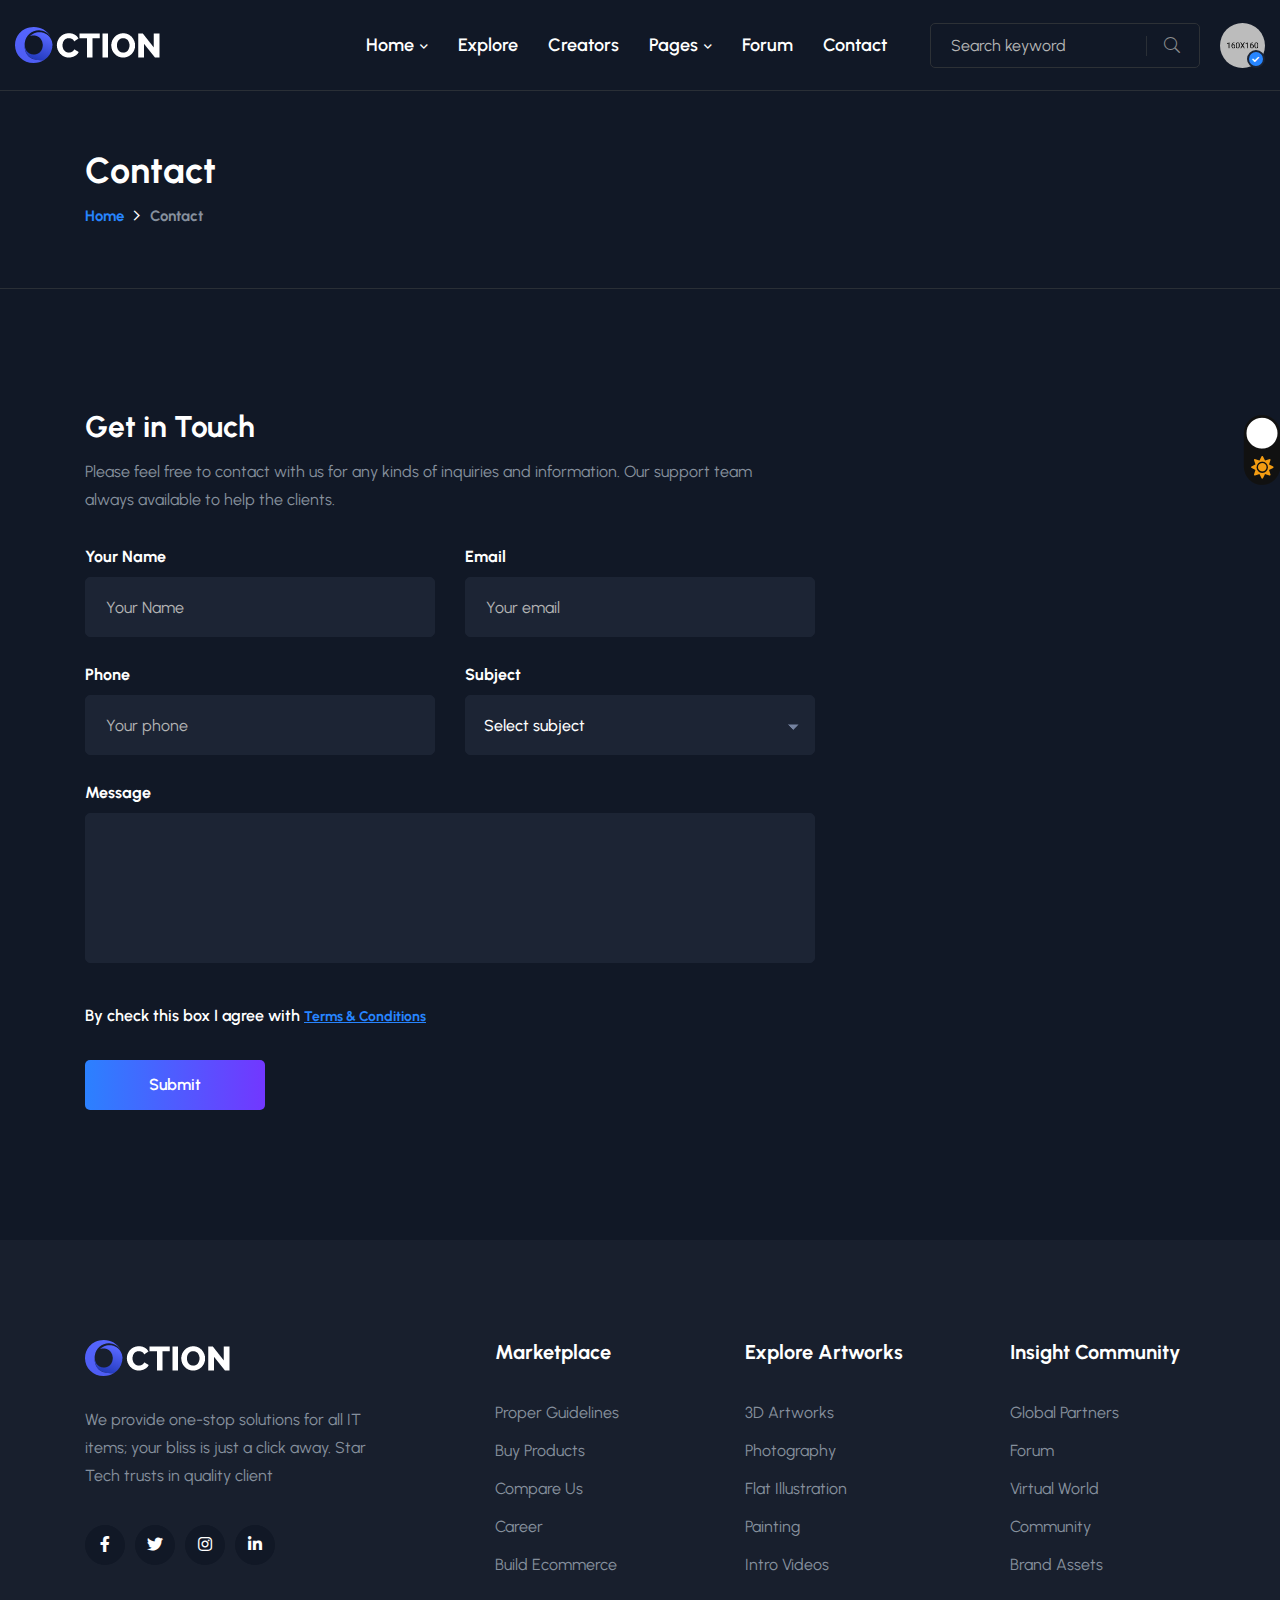
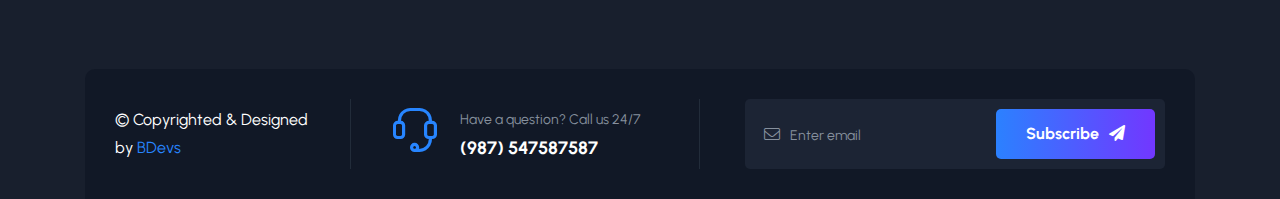
<file: contact.html>
<!doctype html>
<html class="no-js" lang="zxx">

<head>
   <meta charset="utf-8">
   <meta http-equiv="x-ua-compatible" content="ie=edge">
   <title>Oction - NFT Marketplace HTML Template</title>
   <meta name="description" content="">
   <meta name="viewport" content="width=device-width, initial-scale=1">
   <meta name="theme-style-mode" content="1">

   <!-- Place favicon.ico in the root directory -->
   <link rel="shortcut icon" type="image/x-icon" href="assets/img/favicon.png">
   <!-- CSS here -->
   <link rel="stylesheet" href="assets/css/preloader.css">
   <link rel="stylesheet" href="assets/css/bootstrap.min.css">
   <link rel="stylesheet" href="assets/css/meanmenu.css">
   <link rel="stylesheet" href="assets/css/animate.min.css">
   <link rel="stylesheet" href="assets/css/owl.carousel.min.css">
   <link rel="stylesheet" href="assets/css/swiper-bundle.css">
   <link rel="stylesheet" href="assets/css/backToTop.css">
   <link rel="stylesheet" href="assets/css/magnific-popup.css">
   <link rel="stylesheet" href="assets/css/nice-select.css">
   <link rel="stylesheet" href="assets/css/fontAwesome5Pro.css">
   <link rel="stylesheet" href="assets/css/flaticon.css">
   <link rel="stylesheet" href="assets/css/default.css">
   <link rel="stylesheet" href="assets/css/style.css">
</head>

<body class="body-bg">
   <!--[if lte IE 9]>
      <p class="browserupgrade">You are using an <strong>outdated</strong> browser. Please <a href="https://browsehappy.com/">upgrade your browser</a> to improve your experience and security.</p>
      <![endif]-->

   <!-- Add your site or application content here -->
   <main>
      <!-- header area start  -->
      <header class="header1">
         <div id="header-sticky" class="header-main header-main1">
            <div class="container header-container">
               <div class="row align-items-center">
                  <div class="col-xl-2 col-lg-2 col-md-4 col-4">
                     <div class="header-main-left">
                        <div class="header-logo header1-logo">
                           <a href="index.html" class="logo-bb"><img src="assets/img/logo/oction-logo.png"
                                 alt="logo-img"></a>
                           <a href="index.html" class="logo-bw"><img src="assets/img/logo/oction-logo-bw.png"
                                 alt="logo-img"></a>
                        </div>
                     </div>
                  </div>
                  <div class="col-xl-10 col-lg-10 col-md-8 col-8">
                     <div class="header-main-right">
                        <div class="main-menu main-menu1 d-none d-lg-block">
                           <nav id="mobile-menu">
                              <ul>
                                 <li class="menu-item-has-children"><a href="index.html">Home</a>
                                    <ul class="sub-menu">
                                       <li><a href="index.html">Home Style 01</a></li>
                                       <li><a href="index-2.html">Home Style 02</a></li>
                                       <li><a href="index-3.html">Home Style 03</a></li>
                                    </ul>
                                 </li>
                                 <li><a href="explore-arts.html">Explore</a></li>
                                 <li><a href="creators.html">Creators</a></li>
                                 <li class="menu-item-has-children"><a href="#">Pages</a>
                                    <ul class="sub-menu">
                                       <li class="menu-item-has-children"><a href="creator-profile.html">Creator</a>
                                          <ul class="sub-menu">
                                             <li><a href="creator-profile.html">Creator Profile</a></li>
                                             <li><a href="creator-profile-info-personal.html">Creator Personal Info</a>
                                             </li>
                                          </ul>
                                       </li>
                                       <li class="menu-item-has-children"><a href="art-details.html">Art</a>
                                          <ul class="sub-menu">
                                             <li><a href="art-details.html">Art Details</a></li>
                                             <li><a href="upload-category.html">Upload Category</a></li>
                                             <li><a href="upload.html">Upload</a></li>
                                          </ul>
                                       </li>
                                       <li><a href="faq.html">FAQ</a></li>
                                       <li><a href="register.html">Register</a></li>
                                       <li><a href="login.html">Login</a></li>
                                       <li><a href="terms.html">Terms</a></li>
                                       <li><a href="wallet-connect.html">Wallet Connect</a></li>
                                       <li><a href="activity.html">Activity</a></li>
                                       <li><a href="art-ranking.html">Ranking</a></li>
                                       <li><a href="error-404.html">404 page</a></li>
                                    </ul>
                                 </li>
                                 <li><a href="forum.html">Forum</a></li>
                                 <li><a href="contact.html">Contact</a>
                                 </li>
                              </ul>
                           </nav>
                        </div>
                        <form action="#" class="filter-search-input header-search d-none d-xl-inline-block">
                           <input type="text" placeholder="Search keyword">
                           <button><i class="fal fa-search"></i></button>
                        </form>
                        <div class="header-btn ml-20 d-none d-xxl-inline-block">
                           <a href="wallet-connect.html" class="fill-btn">Connect Wallet</a>
                        </div>
                        <div class="profile-item profile-item-header ml-20 d-none d-md-inline-block pos-rel">
                           <div class="profile-img pos-rel">
                              <div class="profile-action">
                                 <ul>
                                    <li><a href="creator-profile-info-personal.html"><i
                                             class="fal fa-user"></i>Profile</a>
                                    </li>
                                    <li><a href="login.html"><i class="fal fa-sign-out"></i>Logout</a></li>
                                 </ul>
                              </div>
                              <img src="assets/img/profile/profile4.jpg" alt="profile-img">
                              <div class="profile-verification verified">
                                 <i class="fas fa-check"></i>
                              </div>
                           </div>
                        </div>
                        <div class="menu-bar d-xl-none ml-20">
                           <a class="side-toggle" href="javascript:void(0)">
                              <div class="bar-icon">
                                 <span></span>
                                 <span></span>
                                 <span></span>
                              </div>
                           </a>
                        </div>
                     </div>
                  </div>
               </div>
            </div>
         </div>
      </header>
      <!-- header area end -->

      <!-- side toggle start -->
      <div class="fix">
         <div class="side-info">
            <div class="side-info-content">
               <div class="offset-widget offset-logo mb-40">
                  <div class="row align-items-center">
                     <div class="col-9">
                        <a href="index.html">
                           <img src="assets/img/logo/oction-logo-bw.png" alt="Logo">
                        </a>
                     </div>
                     <div class="col-3 text-end"><button class="side-info-close"><i class="fal fa-times"></i></button>
                     </div>
                  </div>
               </div>
               <div class="mobile-menu d-lg-none fix"></div>
               <div class="offset-profile-action d-md-none">
                  <div class="offset-widget mb-40">
                     <div class="profile-item profile-item-header into-sidebar d-md-none">
                        <div class="profile-img pos-rel">
                           <div class="profile-action">
                              <ul>
                                 <li><a href="creator-profile-info-personal.html"><i class="fal fa-user"></i>Profile</a>
                                 </li>
                                 <li><a href="login.html"><i class="fal fa-sign-out"></i>Logout</a></li>
                              </ul>
                           </div>
                           <img src="assets/img/profile/profile4.jpg" alt="profile-img">
                           <div class="profile-verification verified">
                              <i class="fas fa-check"></i>
                           </div>
                        </div>
                     </div>
                  </div>

               </div>
               <div class="offset-widget offset_searchbar mb-30">
                  <form action="#" class="filter-search-input">
                     <input type="text" placeholder="Search keyword">
                     <button><i class="fal fa-search"></i></button>
                  </form>
               </div>
               <div class="offset-widget mb-40">
                  <a href="upload-category.html" class="fill-btn">Upload Items</a>
               </div>
               <div class="offset-widget mb-40 d-none d-lg-block">
                  <div class="info-widget">
                     <h4 class="offset-title mb-20 d-none">Contact Info</h4>
                     <p class="mb-30">Non-fungible tokens and their smart contracts allow for detailed attributes to be
                        added, like the identity of the owner,
                        rich metadata, or secure file links.</p>
                     <a href="contact.html" class="fill-btn">Contact Us</a>
                  </div>
               </div>
            </div>
         </div>
      </div>
      <div class="offcanvas-overlay"></div>
      <div class="offcanvas-overlay-white"></div>
      <!-- side toggle end -->

      <!-- page-title area start -->
      <section class="page-title-area">
         <div class="container">
            <div class="row wow fadeInUp">
               <div class="col-lg-12">
                  <div class="page-title">
                     <h2 class="breadcrumb-title mb-10">Contact</h2>
                     <div class="breadcrumb-menu">
                        <nav class="breadcrumb-trail breadcrumbs">
                           <ul class="trail-items">
                              <li class="trail-item trail-begin"><a href="index.html">Home</a>
                              </li>
                              <li class="trail-item trail-end"><span>Contact</span></li>
                           </ul>
                        </nav>
                     </div>
                  </div>
               </div>
            </div>
         </div>
      </section>
      <!-- page-title area end -->

      <!-- contact area start  -->
      <section class="contact-area pt-120 pb-90" data-background="">
         <div class="container">
            <div class="row">
               <div class="col-lg-8">
                  <div class="contact-wrapper pos-rel mb-40 wow fadeInUp">
                     <div class=" contact-inner">
                        <div class="contact-content">
                           <h4>Get in Touch</h4>
                           <p class="mb-35">Please feel free to contact with us for any kinds of inquiries and
                              information. Our
                              support team always available to
                              help the clients.</p>
                           <form class="contact-form" action="#">
                              <div class="row">
                                 <div class="col-md-6">
                                    <div class="single-input-unit">
                                       <label for="name">Your Name</label>
                                       <input type="text" name="name" id="name" placeholder="Your Name">
                                    </div>
                                 </div>
                                 <div class="col-md-6">
                                    <div class="single-input-unit">
                                       <label for="m-id">Email</label>
                                       <input type="email" name="m-id" id="m-id" placeholder="Your email">
                                    </div>
                                 </div>
                                 <div class="col-md-6">
                                    <div class="single-input-unit">
                                       <label for="phone">Phone</label>
                                       <input type="text" name="phone" id="phone" placeholder="Your phone">
                                    </div>
                                 </div>
                                 <div class="col-md-6">
                                    <div class="single-input-unit">
                                       <label for="s-select">Subject</label>
                                       <select name="s-select" id="s-select" class="gender-category-select">
                                          <option value="1">Select subject</option>
                                          <option value="2">Select subject</option>
                                          <option value="3">Select subject</option>
                                       </select>
                                    </div>
                                 </div>
                                 <div class="col-md-12">
                                    <div class="single-input-unit">
                                       <label for="message">Message</label>
                                       <textarea name="message" id="message" placeholder="Write a messages...">
                                       </textarea>
                                    </div>
                                 </div>
                              </div>
                              <div class="contact-btn">
                                 <div class="note">By check this box I agree with <a href="terms.html"
                                       class="text-btn">Terms &
                                       Conditions</a>
                                 </div>
                                 <button class="fill-btn">Submit</button>
                              </div>
                           </form>
                        </div>
                     </div>
                  </div>
               </div>
               <div class="col-lg-4">
                  <div class="contact-map-wrapper pos-rel mb-40 wow fadeInUp">
                     <div class="contact-map">
                        <iframe
                           src="https://www.google.com/maps/embed?pb=!1m18!1m12!1m3!1d13926.532060498881!2d-74.25915665281467!3d40.954494243309796!2m3!1f0!2f0!3f0!3m2!1i1024!2i768!4f13.1!3m3!1m2!1s0x89c24fa5d33f083b%3A0xc80b8f06e177fe62!2sNew%20York%2C%20NY%2C%20USA!5e0!3m2!1sen!2sbd!4v1641363452587!5m2!1sen!2sbd"></iframe>
                     </div>
                  </div>
               </div>
            </div>
         </div>
      </section>
      <!-- contact area end  -->

   </main>

   <!-- footer area start  -->
   <footer data-background="" class="footer1-bg">
      <section class="footer-area footer-area1 footer-area1-bg pt-100 pb-50">
         <div class="container">
            <div class="row">
               <div class="col-lg-3 col-md-6">
                  <div class="footer-widget footer1-widget footer1-widget1 mb-40">
                     <div class="footer-logo mb-30">
                        <a href="index.html" class="logo-bb"><img src="assets/img/logo/oction-logo.png"
                              alt="logo-img"></a>
                        <a href="index.html" class="logo-bw"><img src="assets/img/logo/oction-logo-bw.png"
                              alt="logo-img"></a>
                     </div>
                     <p class="mb-35">We provide one-stop solutions for all IT items; your bliss is just a click
                        away. Star Tech trusts in quality client</p>
                     <div class="social__links footer__social">
                        <ul>
                           <li><a href="#"><i class="fab fa-facebook-f"></i></a></li>
                           <li><a href="#"><i class="fab fa-twitter"></i></a></li>
                           <li><a href="#"><i class="fab fa-instagram"></i></a></li>
                           <li><a href="#"><i class="fab fa-linkedin-in"></i></a></li>
                        </ul>
                     </div>
                  </div>
               </div>
               <div class="col-lg-3 col-md-6">
                  <div class="footer-widget footer1-widget footer1-widget2 mb-40">
                     <div class="footer-widget-title">
                        <h4>Marketplace</h4>
                     </div>
                     <ul>
                        <li><a href="#">Proper Guidelines</a></li>
                        <li><a href="#">Buy Products</a></li>
                        <li><a href="#">Compare Us</a></li>
                        <li><a href="#">Career</a></li>
                        <li><a href="#">Build Ecommerce</a></li>
                     </ul>
                  </div>
               </div>
               <div class="col-lg-3 col-md-6">
                  <div class="footer-widget footer1-widget footer1-widget3 mb-40 ">
                     <div class="footer-widget-title">
                        <h4>Explore Artworks</h4>
                     </div>
                     <ul>
                        <li><a href="#">3D Artworks</a></li>
                        <li><a href="#">Photography</a></li>
                        <li><a href="#">Flat Illustration</a></li>
                        <li><a href="#">Painting</a></li>
                        <li><a href="#">Intro Videos</a></li>
                     </ul>
                  </div>
               </div>
               <div class="col-lg-3 col-md-6">
                  <div class="footer-widget footer1-widget footer1-widget4 mb-40 ">
                     <div class="footer-widget-title">
                        <h4>Insight Community</h4>
                     </div>
                     <ul>
                        <li><a href="#">Global Partners</a></li>
                        <li><a href="#">Forum</a></li>
                        <li><a href="#">Virtual World</a></li>
                        <li><a href="#">Community</a></li>
                        <li><a href="#">Brand Assets</a></li>
                     </ul>
                  </div>
               </div>
            </div>
         </div>
      </section>
      <div class="copyright-area copyright1-area">
         <div class="container">
            <div class="copyright1-inner">
               <div class="row align-items-center">
                  <div class="col-lg-3 col-md-6">
                     <div class="copyright-text copyright1-text">
                        © Copyrighted & Designed
                        by <a href="https://themeforest.net/user/bdevs">BDevs</a>
                     </div>
                  </div>
                  <div class="col-lg-4 col-md-6">
                     <div class="irc-item copyright-support copyright1-support copyright-support-lines">
                        <div class="irc-item-icon">
                           <i class="flaticon-support"></i>
                        </div>
                        <div class="irc-item-content">
                           <p>Have a question? Call us 24/7</p>
                           <a href="tel:(987)547587587">(987) 547587587</a>
                        </div>
                     </div>
                  </div>
                  <div class="col-lg-5 col-md-12">
                     <form class="subscribe-form subscribe-form-copyright1">
                        <input type="text" placeholder="Enter email">
                        <button type="submit">Subscribe<i class="fas fa-paper-plane"></i></button>
                     </form>
                  </div>
               </div>
            </div>
         </div>
      </div>
   </footer>
   <!-- footer area end  -->


   <!-- pre loader area start -->
   <div id="loading">
      <div id="loading-center">
         <div id="loading-center-absolute">
            <div class="loading-icon text-center d-flex flex-column align-items-center justify-content-center">
               <img src="assets/img/logo/logo-text.png" alt="logo-img">
               <img class="loading-logo" src="assets/img/logo/preloader.svg" alt="">
            </div>
         </div>
      </div>
   </div>
   <!-- pre loader area end -->

   <!-- back to top start -->
   <div class="progress-wrap">
      <svg class="progress-circle svg-content" width="100%" height="100%" viewBox="-1 -1 102 102">
         <path d="M50,1 a49,49 0 0,1 0,98 a49,49 0 0,1 0,-98" />
      </svg>
   </div>
   <!-- back to top end -->

   <!-- dark mode button start -->
   <div class="mode-switch-wrapper my_switcher setting-option">
      <input type="checkbox" class="checkbox" id="chk" />
      <label class="label" for="chk">
         <i class="fas fa-moon setColor dark theme__switcher-btn" data-theme="dark"></i>
         <i class="fas fa-sun setColor light theme__switcher-btn" data-theme="light"></i>
         <span class="ball"></span>
      </label>
   </div>
   <!-- dark mode button end  -->


   <!-- JS here -->
   <script src="assets/js/vendor/jquery-3.6.0.min.js"></script>
   <script src="assets/js/vendor/waypoints.min.js"></script>
   <script src="assets/js/bootstrap.bundle.min.js"></script>
   <script src="assets/js/meanmenu.js"></script>
   <script src="assets/js/swiper-bundle.min.js"></script>
   <script src="assets/js/owl.carousel.min.js"></script>
   <script src="assets/js/magnific-popup.min.js"></script>
   <script src="assets/js/parallax.min.js"></script>
   <script src="assets/js/backToTop.js"></script>
   <script src="assets/js/cookie.js"></script>
   <script src="assets/js/style-switcher.js"></script>
   <script src="assets/js/nice-select.min.js"></script>
   <script src="assets/js/parallax.js"></script>
   <script src="assets/js/counterup.min.js"></script>
   <script src="assets/js/jquery.countdown.min.js"></script>
   <script src="assets/js/ajax-form.js"></script>
   <script src="assets/js/wow.min.js"></script>
   <script src="assets/js/isotope.pkgd.min.js"></script>
   <script src="assets/js/imagesloaded.pkgd.min.js"></script>
   <script src="assets/js/main.js"></script>
</body>

</html>
</file>
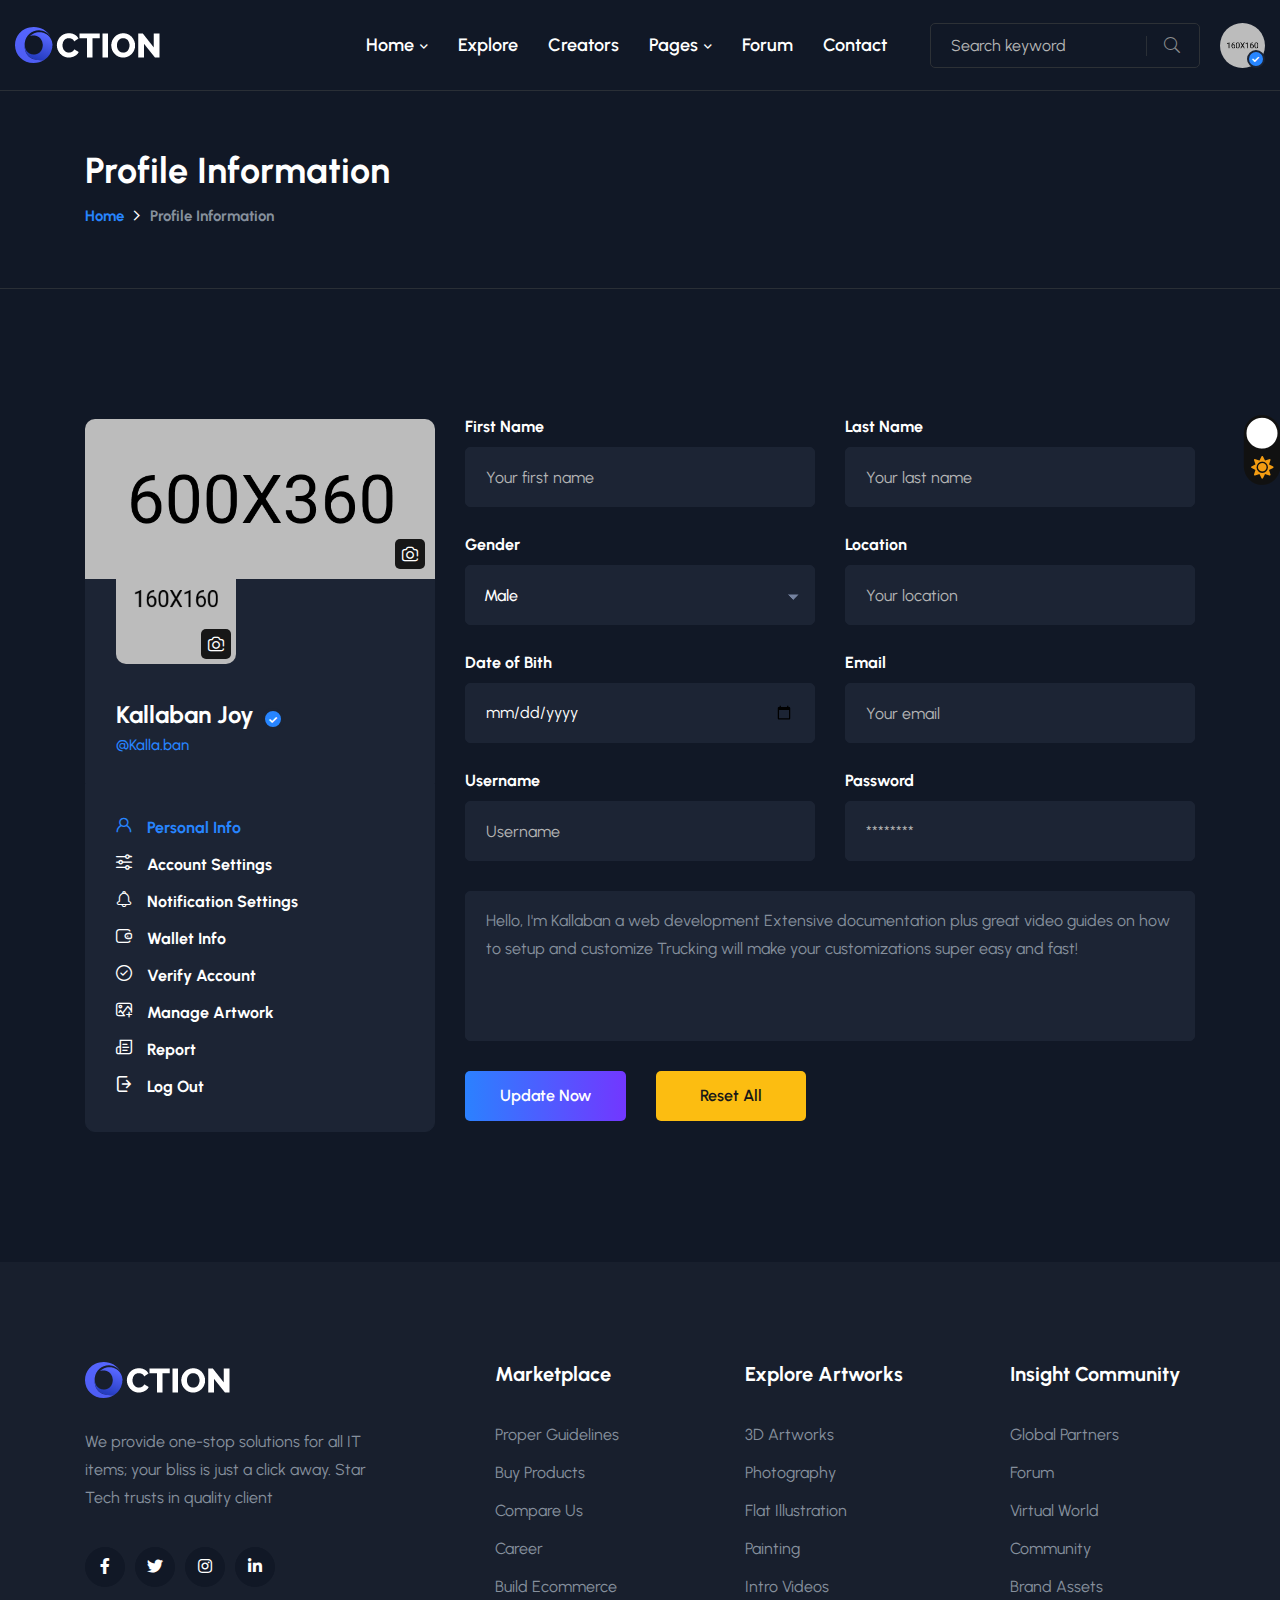
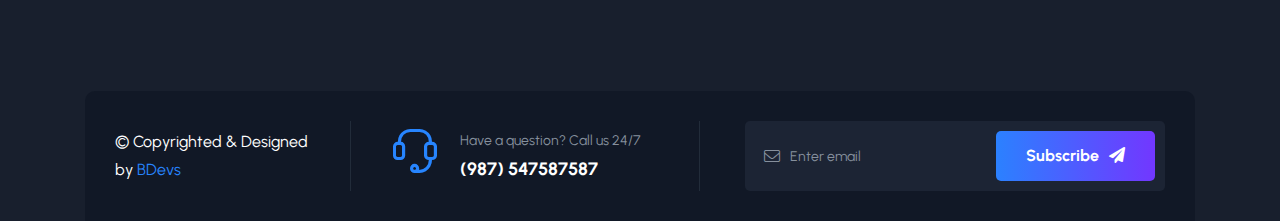
<file: creator-profile-info-personal.html>
<!doctype html>
<html class="no-js" lang="zxx">

<head>
   <meta charset="utf-8">
   <meta http-equiv="x-ua-compatible" content="ie=edge">
   <title>Oction - NFT Marketplace HTML Template</title>
   <meta name="description" content="">
   <meta name="viewport" content="width=device-width, initial-scale=1">
   <meta name="theme-style-mode" content="1">

   <!-- Place favicon.ico in the root directory -->
   <link rel="shortcut icon" type="image/x-icon" href="assets/img/favicon.png">
   <!-- CSS here -->
   <link rel="stylesheet" href="assets/css/preloader.css">
   <link rel="stylesheet" href="assets/css/bootstrap.min.css">
   <link rel="stylesheet" href="assets/css/meanmenu.css">
   <link rel="stylesheet" href="assets/css/animate.min.css">
   <link rel="stylesheet" href="assets/css/owl.carousel.min.css">
   <link rel="stylesheet" href="assets/css/swiper-bundle.css">
   <link rel="stylesheet" href="assets/css/backToTop.css">
   <link rel="stylesheet" href="assets/css/magnific-popup.css">
   <link rel="stylesheet" href="assets/css/nice-select.css">
   <link rel="stylesheet" href="assets/css/fontAwesome5Pro.css">
   <link rel="stylesheet" href="assets/css/flaticon.css">
   <link rel="stylesheet" href="assets/css/default.css">
   <link rel="stylesheet" href="assets/css/style.css">
</head>

<body class="body-bg">
   <!--[if lte IE 9]>
      <p class="browserupgrade">You are using an <strong>outdated</strong> browser. Please <a href="https://browsehappy.com/">upgrade your browser</a> to improve your experience and security.</p>
      <![endif]-->

   <!-- Add your site or application content here -->
   <main>
      <!-- header area start  -->
      <header class="header1">
         <div id="header-sticky" class="header-main header-main1">
            <div class="container header-container">
               <div class="row align-items-center">
                  <div class="col-xl-2 col-lg-2 col-md-4 col-4">
                     <div class="header-main-left">
                        <div class="header-logo header1-logo">
                           <a href="index.html" class="logo-bb"><img src="assets/img/logo/oction-logo.png"
                                 alt="logo-img"></a>
                           <a href="index.html" class="logo-bw"><img src="assets/img/logo/oction-logo-bw.png"
                                 alt="logo-img"></a>
                        </div>
                     </div>
                  </div>
                  <div class="col-xl-10 col-lg-10 col-md-8 col-8">
                     <div class="header-main-right">
                        <div class="main-menu main-menu1 d-none d-lg-block">
                           <nav id="mobile-menu">
                              <ul>
                                 <li class="menu-item-has-children"><a href="index.html">Home</a>
                                    <ul class="sub-menu">
                                       <li><a href="index.html">Home Style 01</a></li>
                                       <li><a href="index-2.html">Home Style 02</a></li>
                                       <li><a href="index-3.html">Home Style 03</a></li>
                                    </ul>
                                 </li>
                                 <li><a href="explore-arts.html">Explore</a></li>
                                 <li><a href="creators.html">Creators</a></li>
                                 <li class="menu-item-has-children"><a href="#">Pages</a>
                                    <ul class="sub-menu">
                                       <li class="menu-item-has-children"><a href="creator-profile.html">Creator</a>
                                          <ul class="sub-menu">
                                             <li><a href="creator-profile.html">Creator Profile</a></li>
                                             <li><a href="creator-profile-info-personal.html">Creator Personal Info</a>
                                             </li>
                                          </ul>
                                       </li>
                                       <li class="menu-item-has-children"><a href="art-details.html">Art</a>
                                          <ul class="sub-menu">
                                             <li><a href="art-details.html">Art Details</a></li>
                                             <li><a href="upload-category.html">Upload Category</a></li>
                                             <li><a href="upload.html">Upload</a></li>
                                          </ul>
                                       </li>
                                       <li><a href="faq.html">FAQ</a></li>
                                       <li><a href="register.html">Register</a></li>
                                       <li><a href="login.html">Login</a></li>
                                       <li><a href="terms.html">Terms</a></li>
                                       <li><a href="wallet-connect.html">Wallet Connect</a></li>
                                       <li><a href="activity.html">Activity</a></li>
                                       <li><a href="art-ranking.html">Ranking</a></li>
                                       <li><a href="error-404.html">404 page</a></li>
                                    </ul>
                                 </li>
                                 <li><a href="forum.html">Forum</a></li>
                                 <li><a href="contact.html">Contact</a>
                                 </li>
                              </ul>
                           </nav>
                        </div>
                        <form action="#" class="filter-search-input header-search d-none d-xl-inline-block">
                           <input type="text" placeholder="Search keyword">
                           <button><i class="fal fa-search"></i></button>
                        </form>
                        <div class="header-btn ml-20 d-none d-xxl-inline-block">
                           <a href="wallet-connect.html" class="fill-btn">Connect Wallet</a>
                        </div>
                        <div class="profile-item profile-item-header ml-20 d-none d-md-inline-block pos-rel">
                           <div class="profile-img pos-rel">
                              <div class="profile-action">
                                 <ul>
                                    <li><a href="creator-profile-info-personal.html"><i
                                             class="fal fa-user"></i>Profile</a>
                                    </li>
                                    <li><a href="login.html"><i class="fal fa-sign-out"></i>Logout</a></li>
                                 </ul>
                              </div>
                              <img src="assets/img/profile/profile4.jpg" alt="profile-img">
                              <div class="profile-verification verified">
                                 <i class="fas fa-check"></i>
                              </div>
                           </div>
                        </div>
                        <div class="menu-bar d-xl-none ml-20">
                           <a class="side-toggle" href="javascript:void(0)">
                              <div class="bar-icon">
                                 <span></span>
                                 <span></span>
                                 <span></span>
                              </div>
                           </a>
                        </div>
                     </div>
                  </div>
               </div>
            </div>
         </div>
      </header>
      <!-- header area end -->

      <!-- side toggle start -->
      <div class="fix">
         <div class="side-info">
            <div class="side-info-content">
               <div class="offset-widget offset-logo mb-40">
                  <div class="row align-items-center">
                     <div class="col-9">
                        <a href="index.html">
                           <img src="assets/img/logo/oction-logo-bw.png" alt="Logo">
                        </a>
                     </div>
                     <div class="col-3 text-end"><button class="side-info-close"><i class="fal fa-times"></i></button>
                     </div>
                  </div>
               </div>
               <div class="mobile-menu d-lg-none fix"></div>
               <div class="offset-profile-action d-md-none">
                  <div class="offset-widget mb-40">
                     <div class="profile-item profile-item-header into-sidebar d-md-none">
                        <div class="profile-img pos-rel">
                           <div class="profile-action">
                              <ul>
                                 <li><a href="creator-profile-info-personal.html"><i class="fal fa-user"></i>Profile</a>
                                 </li>
                                 <li><a href="login.html"><i class="fal fa-sign-out"></i>Logout</a></li>
                              </ul>
                           </div>
                           <img src="assets/img/profile/profile4.jpg" alt="profile-img">
                           <div class="profile-verification verified">
                              <i class="fas fa-check"></i>
                           </div>
                        </div>
                     </div>
                  </div>

               </div>
               <div class="offset-widget offset_searchbar mb-30">
                  <form action="#" class="filter-search-input">
                     <input type="text" placeholder="Search keyword">
                     <button><i class="fal fa-search"></i></button>
                  </form>
               </div>
               <div class="offset-widget mb-40">
                  <a href="upload-category.html" class="fill-btn">Upload Items</a>
               </div>
               <div class="offset-widget mb-40 d-none d-lg-block">
                  <div class="info-widget">
                     <h4 class="offset-title mb-20 d-none">Contact Info</h4>
                     <p class="mb-30">Non-fungible tokens and their smart contracts allow for detailed attributes to be
                        added, like the identity of the owner,
                        rich metadata, or secure file links.</p>
                     <a href="contact.html" class="fill-btn">Contact Us</a>
                  </div>
               </div>
            </div>
         </div>
      </div>
      <div class="offcanvas-overlay"></div>
      <div class="offcanvas-overlay-white"></div>
      <!-- side toggle end -->

      <!-- page-title area start -->
      <section class="page-title-area">
         <div class="container">
            <div class="row wow fadeInUp">
               <div class="col-lg-12">
                  <div class="page-title">
                     <h2 class="breadcrumb-title mb-10">Profile Information</h2>
                     <div class="breadcrumb-menu">
                        <nav class="breadcrumb-trail breadcrumbs">
                           <ul class="trail-items">
                              <li class="trail-item trail-begin"><a href="index.html">Home</a>
                              </li>
                              <li class="trail-item trail-end"><span>Profile Information</span></li>
                           </ul>
                        </nav>
                     </div>
                  </div>
               </div>
            </div>
         </div>
      </section>
      <!-- page-title area end -->

      <!-- creator-info area start  -->
      <section class="creator-info-area pt-130 pb-90" data-background="">
         <div class="container">
            <div class="row">
               <div class="col-lg-4 col-md-8">
                  <div class="creator-info-details mb-40 wow fadeInUp">
                     <div class="creator-cover-img pos-rel">
                        <div class="change-photo"><i class="flaticon-photo-camera"></i></div>
                        <img src="assets/img/profile/profile-cover/profile-cover4.jpg" alt="cover-img">
                     </div>
                     <div class="creator-img-name">
                        <div class="profile-img pos-rel">
                           <div class="change-photo"><i class="flaticon-photo-camera"></i></div>
                           <img src="assets/img/profile/profile1.jpg" alt="profile-img">
                        </div>
                        <div class="creator-name-id">
                           <h4 class="artist-name pos-rel">
                              Kallaban Joy
                              <span class="profile-verification verified">
                                 <i class="fas fa-check"></i>
                              </span>
                           </h4>
                           <div class="artist-id">@Kalla.ban</div>
                        </div>
                     </div>
                     <div class="profile-setting-list">
                        <ul>
                           <li class="active"><a href="creator-profile-info-personal.html"><i
                                    class="flaticon-account"></i>Personal
                                 Info</a></li>
                           <li><a href="#"><i class="flaticon-settings"></i>Account Settings</a></li>
                           <li><a href="#"><i class="flaticon-notification"></i>Notification Settings</a></li>
                           <li><a href="#"><i class="flaticon-wallet-1"></i>Wallet Info</a></li>
                           <li><a href="#"><i class="flaticon-check-mark"></i>Verify Account</a></li>
                           <li><a href="#"><i class="flaticon-add-2"></i>Manage Artwork</a></li>
                           <li><a href="#"><i class="flaticon-newspaper"></i>Report</a></li>
                           <li><a href="#"><i class="flaticon-logout"></i>Log Out</a></li>
                        </ul>
                     </div>
                  </div>
               </div>
               <div class="col-lg-8">
                  <div class="creator-info-personal mb-40 wow fadeInUp">
                     <form class="personal-info-form" action="#">
                        <div class="row">
                           <div class="col-md-6">
                              <div class="single-input-unit">
                                 <label for="f-name">First Name</label>
                                 <input type="text" name="f-name" id="f-name" placeholder="Your first name">
                              </div>
                           </div>
                           <div class="col-md-6">
                              <div class="single-input-unit">
                                 <label for="l-name">Last Name</label>
                                 <input type="text" name="l-name" id="l-name" placeholder="Your last name">
                              </div>
                           </div>
                           <div class="col-md-6">
                              <div class="single-input-unit">
                                 <label for="g-select">Gender</label>
                                 <select name="g-select" id="g-select" class="gender-category-select">
                                    <option value="1">Male</option>
                                    <option value="2">Female</option>
                                    <option value="3">Other</option>
                                 </select>
                              </div>
                           </div>
                           <div class="col-md-6">
                              <div class="single-input-unit">
                                 <label for="location">Location</label>
                                 <input type="text" name="location" id="location" placeholder="Your location">
                              </div>
                           </div>
                           <div class="col-md-6">
                              <div class="single-input-unit">
                                 <label for="date-o-b">Date of Bith</label>
                                 <input type="date" id="date-o-b" name="date-o-b">
                              </div>
                           </div>
                           <div class="col-md-6">
                              <div class="single-input-unit">
                                 <label for="m-id">Email</label>
                                 <input type="email" name="m-id" id="m-id" placeholder="Your email">
                              </div>
                           </div>
                           <div class="col-md-6">
                              <div class="single-input-unit">
                                 <label for="u-name">Username</label>
                                 <input type="text" name="u-name" id="u-name" placeholder="Username">
                              </div>
                           </div>
                           <div class="col-md-6">
                              <div class="single-input-unit">
                                 <label for="password">Password</label>
                                 <input type="password" name="password" id="password" placeholder="********">
                              </div>
                           </div>
                        </div>
                        <div class="personal-info-text">
                           <p>Hello, I'm Kallaban a web development Extensive documentation plus great video guides on
                              how to setup and customize
                              Trucking will make your customizations super easy and fast!</p>
                        </div>
                        <div class="personal-info-btn">
                           <button id="update-btn" class="fill-btn">Update Now</button>
                           <button id="reset-btn" class="fill-btn-orange">Reset All</button>
                        </div>
                     </form>
                  </div>
               </div>
            </div>
         </div>
      </section>
      <!-- creator-info area end  -->

   </main>

   <!-- footer area start  -->
   <footer data-background="" class="footer1-bg">
      <section class="footer-area footer-area1 footer-area1-bg pt-100 pb-50">
         <div class="container">
            <div class="row">
               <div class="col-lg-3 col-md-6">
                  <div class="footer-widget footer1-widget footer1-widget1 mb-40">
                     <div class="footer-logo mb-30">
                        <a href="index.html" class="logo-bb"><img src="assets/img/logo/oction-logo.png"
                              alt="logo-img"></a>
                        <a href="index.html" class="logo-bw"><img src="assets/img/logo/oction-logo-bw.png"
                              alt="logo-img"></a>
                     </div>
                     <p class="mb-35">We provide one-stop solutions for all IT items; your bliss is just a click
                        away. Star Tech trusts in quality client</p>
                     <div class="social__links footer__social">
                        <ul>
                           <li><a href="#"><i class="fab fa-facebook-f"></i></a></li>
                           <li><a href="#"><i class="fab fa-twitter"></i></a></li>
                           <li><a href="#"><i class="fab fa-instagram"></i></a></li>
                           <li><a href="#"><i class="fab fa-linkedin-in"></i></a></li>
                        </ul>
                     </div>
                  </div>
               </div>
               <div class="col-lg-3 col-md-6">
                  <div class="footer-widget footer1-widget footer1-widget2 mb-40">
                     <div class="footer-widget-title">
                        <h4>Marketplace</h4>
                     </div>
                     <ul>
                        <li><a href="#">Proper Guidelines</a></li>
                        <li><a href="#">Buy Products</a></li>
                        <li><a href="#">Compare Us</a></li>
                        <li><a href="#">Career</a></li>
                        <li><a href="#">Build Ecommerce</a></li>
                     </ul>
                  </div>
               </div>
               <div class="col-lg-3 col-md-6">
                  <div class="footer-widget footer1-widget footer1-widget3 mb-40 ">
                     <div class="footer-widget-title">
                        <h4>Explore Artworks</h4>
                     </div>
                     <ul>
                        <li><a href="#">3D Artworks</a></li>
                        <li><a href="#">Photography</a></li>
                        <li><a href="#">Flat Illustration</a></li>
                        <li><a href="#">Painting</a></li>
                        <li><a href="#">Intro Videos</a></li>
                     </ul>
                  </div>
               </div>
               <div class="col-lg-3 col-md-6">
                  <div class="footer-widget footer1-widget footer1-widget4 mb-40 ">
                     <div class="footer-widget-title">
                        <h4>Insight Community</h4>
                     </div>
                     <ul>
                        <li><a href="#">Global Partners</a></li>
                        <li><a href="#">Forum</a></li>
                        <li><a href="#">Virtual World</a></li>
                        <li><a href="#">Community</a></li>
                        <li><a href="#">Brand Assets</a></li>
                     </ul>
                  </div>
               </div>
            </div>
         </div>
      </section>
      <div class="copyright-area copyright1-area">
         <div class="container">
            <div class="copyright1-inner">
               <div class="row align-items-center">
                  <div class="col-lg-3 col-md-6">
                     <div class="copyright-text copyright1-text">
                        © Copyrighted & Designed
                        by <a href="https://themeforest.net/user/bdevs">BDevs</a>
                     </div>
                  </div>
                  <div class="col-lg-4 col-md-6">
                     <div class="irc-item copyright-support copyright1-support copyright-support-lines">
                        <div class="irc-item-icon">
                           <i class="flaticon-support"></i>
                        </div>
                        <div class="irc-item-content">
                           <p>Have a question? Call us 24/7</p>
                           <a href="tel:(987)547587587">(987) 547587587</a>
                        </div>
                     </div>
                  </div>
                  <div class="col-lg-5 col-md-12">
                     <form class="subscribe-form subscribe-form-copyright1">
                        <input type="text" placeholder="Enter email">
                        <button type="submit">Subscribe<i class="fas fa-paper-plane"></i></button>
                     </form>
                  </div>
               </div>
            </div>
         </div>
      </div>
   </footer>
   <!-- footer area end  -->


   <!-- pre loader area start -->
   <div id="loading">
      <div id="loading-center">
         <div id="loading-center-absolute">
            <div class="loading-icon text-center d-flex flex-column align-items-center justify-content-center">
               <img src="assets/img/logo/logo-text.png" alt="logo-img">
               <img class="loading-logo" src="assets/img/logo/preloader.svg" alt="">
            </div>
         </div>
      </div>
   </div>
   <!-- pre loader area end -->

   <!-- back to top start -->
   <div class="progress-wrap">
      <svg class="progress-circle svg-content" width="100%" height="100%" viewBox="-1 -1 102 102">
         <path d="M50,1 a49,49 0 0,1 0,98 a49,49 0 0,1 0,-98" />
      </svg>
   </div>
   <!-- back to top end -->

   <!-- dark mode button start -->
   <div class="mode-switch-wrapper my_switcher setting-option">
      <input type="checkbox" class="checkbox" id="chk" />
      <label class="label" for="chk">
         <i class="fas fa-moon setColor dark theme__switcher-btn" data-theme="dark"></i>
         <i class="fas fa-sun setColor light theme__switcher-btn" data-theme="light"></i>
         <span class="ball"></span>
      </label>
   </div>
   <!-- dark mode button end  -->


   <!-- JS here -->
   <script src="assets/js/vendor/jquery-3.6.0.min.js"></script>
   <script src="assets/js/vendor/waypoints.min.js"></script>
   <script src="assets/js/bootstrap.bundle.min.js"></script>
   <script src="assets/js/meanmenu.js"></script>
   <script src="assets/js/swiper-bundle.min.js"></script>
   <script src="assets/js/owl.carousel.min.js"></script>
   <script src="assets/js/magnific-popup.min.js"></script>
   <script src="assets/js/parallax.min.js"></script>
   <script src="assets/js/backToTop.js"></script>
   <script src="assets/js/cookie.js"></script>
   <script src="assets/js/style-switcher.js"></script>
   <script src="assets/js/nice-select.min.js"></script>
   <script src="assets/js/parallax.js"></script>
   <script src="assets/js/counterup.min.js"></script>
   <script src="assets/js/jquery.countdown.min.js"></script>
   <script src="assets/js/ajax-form.js"></script>
   <script src="assets/js/wow.min.js"></script>
   <script src="assets/js/isotope.pkgd.min.js"></script>
   <script src="assets/js/imagesloaded.pkgd.min.js"></script>
   <script src="assets/js/main.js"></script>
</body>

</html>
</file>
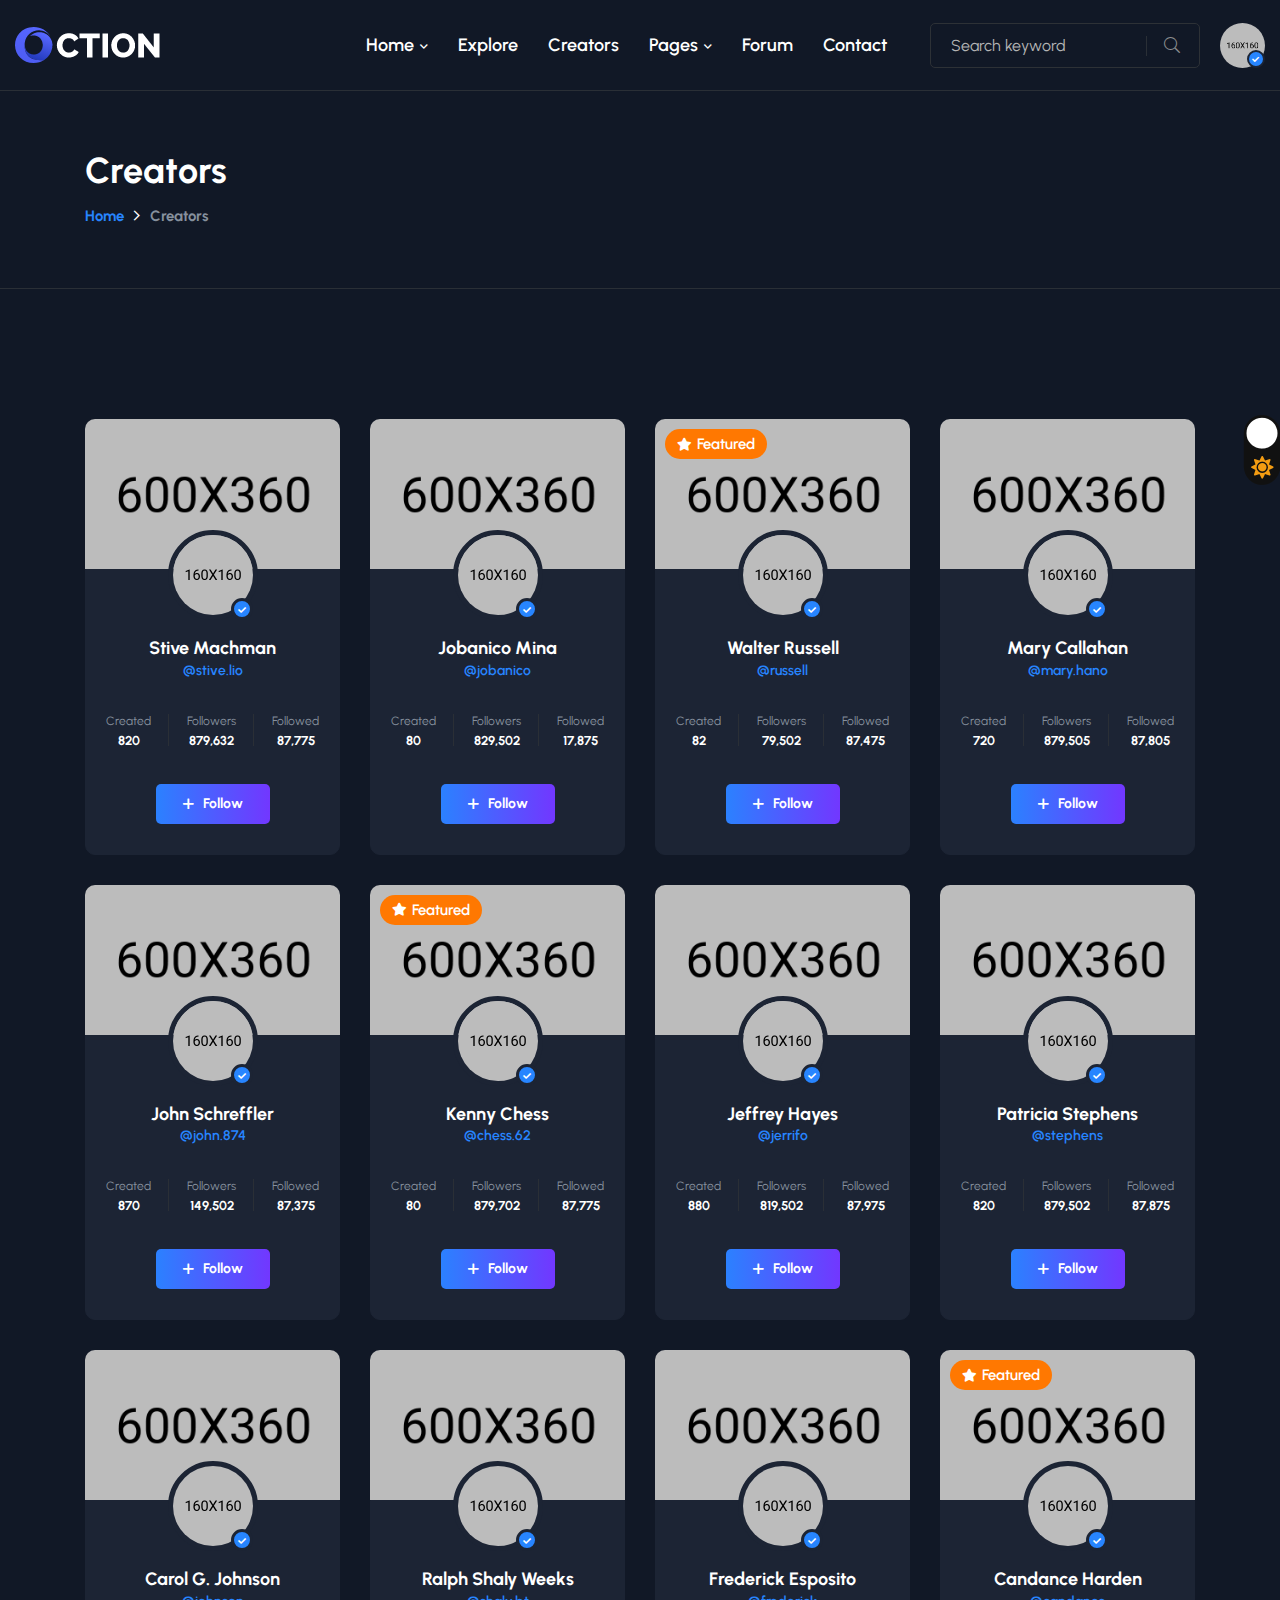
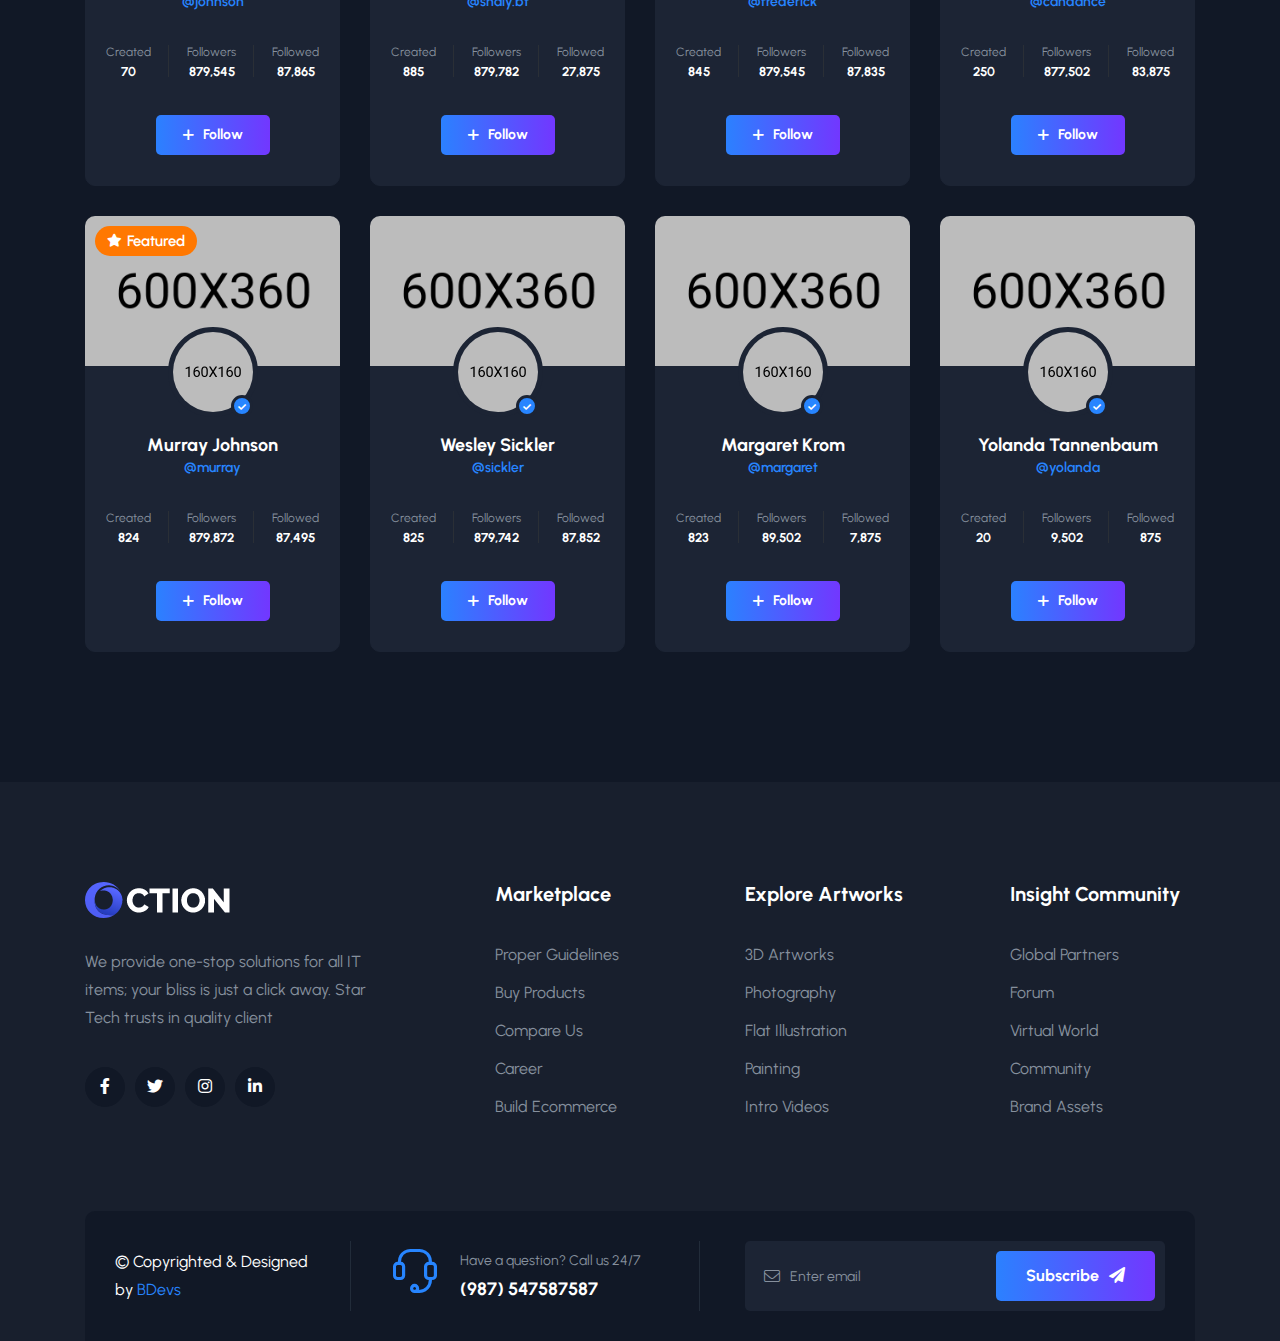
<file: creators.html>
<!doctype html>
<html class="no-js" lang="zxx">

<head>
   <meta charset="utf-8">
   <meta http-equiv="x-ua-compatible" content="ie=edge">
   <title>Oction - NFT Marketplace HTML Template</title>
   <meta name="description" content="">
   <meta name="viewport" content="width=device-width, initial-scale=1">
   <meta name="theme-style-mode" content="1">

   <!-- Place favicon.ico in the root directory -->
   <link rel="shortcut icon" type="image/x-icon" href="assets/img/favicon.png">
   <!-- CSS here -->
   <link rel="stylesheet" href="assets/css/preloader.css">
   <link rel="stylesheet" href="assets/css/bootstrap.min.css">
   <link rel="stylesheet" href="assets/css/meanmenu.css">
   <link rel="stylesheet" href="assets/css/animate.min.css">
   <link rel="stylesheet" href="assets/css/owl.carousel.min.css">
   <link rel="stylesheet" href="assets/css/swiper-bundle.css">
   <link rel="stylesheet" href="assets/css/backToTop.css">
   <link rel="stylesheet" href="assets/css/magnific-popup.css">
   <link rel="stylesheet" href="assets/css/nice-select.css">
   <link rel="stylesheet" href="assets/css/fontAwesome5Pro.css">
   <link rel="stylesheet" href="assets/css/flaticon.css">
   <link rel="stylesheet" href="assets/css/default.css">
   <link rel="stylesheet" href="assets/css/style.css">
</head>

<body class="body-bg">
   <!--[if lte IE 9]>
      <p class="browserupgrade">You are using an <strong>outdated</strong> browser. Please <a href="https://browsehappy.com/">upgrade your browser</a> to improve your experience and security.</p>
      <![endif]-->

   <!-- Add your site or application content here -->
   <main>
      <!-- header area start  -->
      <header class="header1">
         <div id="header-sticky" class="header-main header-main1">
            <div class="container header-container">
               <div class="row align-items-center">
                  <div class="col-xl-2 col-lg-2 col-md-4 col-4">
                     <div class="header-main-left">
                        <div class="header-logo header1-logo">
                           <a href="index.html" class="logo-bb"><img src="assets/img/logo/oction-logo.png"
                                 alt="logo-img"></a>
                           <a href="index.html" class="logo-bw"><img src="assets/img/logo/oction-logo-bw.png"
                                 alt="logo-img"></a>
                        </div>
                     </div>
                  </div>
                  <div class="col-xl-10 col-lg-10 col-md-8 col-8">
                     <div class="header-main-right">
                        <div class="main-menu main-menu1 d-none d-lg-block">
                           <nav id="mobile-menu">
                              <ul>
                                 <li class="menu-item-has-children"><a href="index.html">Home</a>
                                    <ul class="sub-menu">
                                       <li><a href="index.html">Home Style 01</a></li>
                                       <li><a href="index-2.html">Home Style 02</a></li>
                                       <li><a href="index-3.html">Home Style 03</a></li>
                                    </ul>
                                 </li>
                                 <li><a href="explore-arts.html">Explore</a></li>
                                 <li><a href="creators.html">Creators</a></li>
                                 <li class="menu-item-has-children"><a href="#">Pages</a>
                                    <ul class="sub-menu">
                                       <li class="menu-item-has-children"><a href="creator-profile.html">Creator</a>
                                          <ul class="sub-menu">
                                             <li><a href="creator-profile.html">Creator Profile</a></li>
                                             <li><a href="creator-profile-info-personal.html">Creator Personal Info</a>
                                             </li>
                                          </ul>
                                       </li>
                                       <li class="menu-item-has-children"><a href="art-details.html">Art</a>
                                          <ul class="sub-menu">
                                             <li><a href="art-details.html">Art Details</a></li>
                                             <li><a href="upload-category.html">Upload Category</a></li>
                                             <li><a href="upload.html">Upload</a></li>
                                          </ul>
                                       </li>
                                       <li><a href="faq.html">FAQ</a></li>
                                       <li><a href="register.html">Register</a></li>
                                       <li><a href="login.html">Login</a></li>
                                       <li><a href="terms.html">Terms</a></li>
                                       <li><a href="wallet-connect.html">Wallet Connect</a></li>
                                       <li><a href="activity.html">Activity</a></li>
                                       <li><a href="art-ranking.html">Ranking</a></li>
                                       <li><a href="error-404.html">404 page</a></li>
                                    </ul>
                                 </li>
                                 <li><a href="forum.html">Forum</a></li>
                                 <li><a href="contact.html">Contact</a>
                                 </li>
                              </ul>
                           </nav>
                        </div>
                        <form action="#" class="filter-search-input header-search d-none d-xl-inline-block">
                           <input type="text" placeholder="Search keyword">
                           <button><i class="fal fa-search"></i></button>
                        </form>
                        <div class="header-btn ml-20 d-none d-xxl-inline-block">
                           <a href="wallet-connect.html" class="fill-btn">Connect Wallet</a>
                        </div>
                        <div class="profile-item profile-item-header ml-20 d-none d-md-inline-block pos-rel">
                           <div class="profile-img pos-rel">
                              <div class="profile-action">
                                 <ul>
                                    <li><a href="creator-profile-info-personal.html"><i
                                             class="fal fa-user"></i>Profile</a>
                                    </li>
                                    <li><a href="login.html"><i class="fal fa-sign-out"></i>Logout</a></li>
                                 </ul>
                              </div>
                              <img src="assets/img/profile/profile4.jpg" alt="profile-img">
                              <div class="profile-verification verified">
                                 <i class="fas fa-check"></i>
                              </div>
                           </div>
                        </div>
                        <div class="menu-bar d-xl-none ml-20">
                           <a class="side-toggle" href="javascript:void(0)">
                              <div class="bar-icon">
                                 <span></span>
                                 <span></span>
                                 <span></span>
                              </div>
                           </a>
                        </div>
                     </div>
                  </div>
               </div>
            </div>
         </div>
      </header>
      <!-- header area end -->

      <!-- side toggle start -->
      <div class="fix">
         <div class="side-info">
            <div class="side-info-content">
               <div class="offset-widget offset-logo mb-40">
                  <div class="row align-items-center">
                     <div class="col-9">
                        <a href="index.html">
                           <img src="assets/img/logo/oction-logo-bw.png" alt="Logo">
                        </a>
                     </div>
                     <div class="col-3 text-end"><button class="side-info-close"><i class="fal fa-times"></i></button>
                     </div>
                  </div>
               </div>
               <div class="mobile-menu d-lg-none fix"></div>
               <div class="offset-profile-action d-md-none">
                  <div class="offset-widget mb-40">
                     <div class="profile-item profile-item-header into-sidebar d-md-none">
                        <div class="profile-img pos-rel">
                           <div class="profile-action">
                              <ul>
                                 <li><a href="creator-profile-info-personal.html"><i class="fal fa-user"></i>Profile</a>
                                 </li>
                                 <li><a href="login.html"><i class="fal fa-sign-out"></i>Logout</a></li>
                              </ul>
                           </div>
                           <img src="assets/img/profile/profile4.jpg" alt="profile-img">
                           <div class="profile-verification verified">
                              <i class="fas fa-check"></i>
                           </div>
                        </div>
                     </div>
                  </div>

               </div>
               <div class="offset-widget offset_searchbar mb-30">
                  <form action="#" class="filter-search-input">
                     <input type="text" placeholder="Search keyword">
                     <button><i class="fal fa-search"></i></button>
                  </form>
               </div>
               <div class="offset-widget mb-40">
                  <a href="upload-category.html" class="fill-btn">Upload Items</a>
               </div>
               <div class="offset-widget mb-40 d-none d-lg-block">
                  <div class="info-widget">
                     <h4 class="offset-title mb-20 d-none">Contact Info</h4>
                     <p class="mb-30">Non-fungible tokens and their smart contracts allow for detailed attributes to be
                        added, like the identity of the owner,
                        rich metadata, or secure file links.</p>
                     <a href="contact.html" class="fill-btn">Contact Us</a>
                  </div>
               </div>
            </div>
         </div>
      </div>
      <div class="offcanvas-overlay"></div>
      <div class="offcanvas-overlay-white"></div>
      <!-- side toggle end -->

      <!-- page-title area start -->
      <section class="page-title-area">
         <div class="container">
            <div class="row wow fadeInUp">
               <div class="col-lg-12">
                  <div class="page-title">
                     <h2 class="breadcrumb-title mb-10">Creators</h2>
                     <div class="breadcrumb-menu">
                        <nav class="breadcrumb-trail breadcrumbs">
                           <ul class="trail-items">
                              <li class="trail-item trail-begin"><a href="index.html">Home</a>
                              </li>
                              <li class="trail-item trail-end"><span>Creators</span></li>
                           </ul>
                        </nav>
                     </div>
                  </div>
               </div>
            </div>
         </div>
      </section>
      <!-- page-title area end -->

      <!-- creators area start  -->
      <section class="creators-area pt-130 pb-100">
         <div class="container">
            <div class="row wow fadeInUp">
               <div class="col-xl-3 col-lg-4 col-md-6 col-sm-6">
                  <div class="creator-single mb-30">
                     <div class="creator-wraper">
                        <div class="creator-inner">
                           <div class="creator-cover-img pos-rel">
                              <img src="assets/img/profile/profile-cover/profile-cover1.jpg" alt="cover-img">
                           </div>
                           <div class="creator-content pos-rel">
                              <div class="creator-info">
                                 <div class="profile-img pos-rel">
                                    <a href="creator-profile.html"><img src="assets/img/profile/profile1.jpg"
                                          alt="profile img"></a>
                                    <div class="profile-verification verified">
                                       <i class="fas fa-check"></i>
                                    </div>
                                 </div>
                                 <h4 class="artist-name"><a href="creator-profile.html">Stive Machman</a></h4>
                                 <div class="artist-id">@stive.lio</div>
                              </div>
                              <div class="artist-meta-info">
                                 <div class="artist-meta-item artist-meta-item-border">
                                    <div class="artist-meta-type">Created</div>
                                    <div class="artist-created">820</div>
                                 </div>
                                 <div class="artist-meta-item artist-meta-item-border">
                                    <div class="artist-meta-type">Followers</div>
                                    <div class="artist-follwers">879,632</div>
                                 </div>
                                 <div class="artist-meta-item">
                                    <div class="artist-meta-type">Followed</div>
                                    <div class="artist-followed">87,775</div>
                                 </div>
                              </div>
                              <div class="artist-follow-btn">
                                 <button class="follow-artist">Follow</button>
                              </div>
                           </div>
                        </div>
                     </div>
                  </div>
               </div>
               <div class="col-xl-3 col-lg-4 col-md-6 col-sm-6">
                  <div class="creator-single mb-30">
                     <div class="creator-wraper">
                        <div class="creator-inner">
                           <div class="creator-cover-img pos-rel">
                              <img src="assets/img/profile/profile-cover/profile-cover2.jpg" alt="cover-img">
                           </div>
                           <div class="creator-content pos-rel">
                              <div class="creator-info">
                                 <div class="profile-img pos-rel">
                                    <a href="creator-profile.html"><img src="assets/img/profile/profile2.jpg"
                                          alt="profile img"></a>
                                    <div class="profile-verification verified">
                                       <i class="fas fa-check"></i>
                                    </div>
                                 </div>
                                 <h4 class="artist-name"><a href="creator-profile.html">Jobanico Mina</a></h4>
                                 <div class="artist-id">@jobanico</div>
                              </div>
                              <div class="artist-meta-info">
                                 <div class="artist-meta-item artist-meta-item-border">
                                    <div class="artist-meta-type">Created</div>
                                    <div class="artist-created">80</div>
                                 </div>
                                 <div class="artist-meta-item artist-meta-item-border">
                                    <div class="artist-meta-type">Followers</div>
                                    <div class="artist-follwers">829,502</div>
                                 </div>
                                 <div class="artist-meta-item">
                                    <div class="artist-meta-type">Followed</div>
                                    <div class="artist-followed">17,875</div>
                                 </div>
                              </div>
                              <div class="artist-follow-btn">
                                 <button class="follow-artist">Follow</button>
                              </div>
                           </div>
                        </div>
                     </div>
                  </div>
               </div>
               <div class="col-xl-3 col-lg-4 col-md-6 col-sm-6">
                  <div class="creator-single mb-30">
                     <div class="creator-wraper">
                        <div class="creator-inner">
                           <div class="creator-cover-img pos-rel">
                              <div class="tag-featured"><i class="fas fa-star"></i>Featured</div>
                              <img src="assets/img/profile/profile-cover/profile-cover3.jpg" alt="cover-img">
                           </div>
                           <div class="creator-content pos-rel">
                              <div class="creator-info">
                                 <div class="profile-img pos-rel">
                                    <a href="creator-profile.html"><img src="assets/img/profile/profile3.jpg"
                                          alt="profile img"></a>
                                    <div class="profile-verification verified">
                                       <i class="fas fa-check"></i>
                                    </div>
                                 </div>
                                 <h4 class="artist-name"><a href="creator-profile.html">Walter Russell</a></h4>
                                 <div class="artist-id">@russell</div>
                              </div>
                              <div class="artist-meta-info">
                                 <div class="artist-meta-item artist-meta-item-border">
                                    <div class="artist-meta-type">Created</div>
                                    <div class="artist-created">82</div>
                                 </div>
                                 <div class="artist-meta-item artist-meta-item-border">
                                    <div class="artist-meta-type">Followers</div>
                                    <div class="artist-follwers">79,502</div>
                                 </div>
                                 <div class="artist-meta-item">
                                    <div class="artist-meta-type">Followed</div>
                                    <div class="artist-followed">87,475</div>
                                 </div>
                              </div>
                              <div class="artist-follow-btn">
                                 <button class="follow-artist">Follow</button>
                              </div>
                           </div>
                        </div>
                     </div>
                  </div>
               </div>
               <div class="col-xl-3 col-lg-4 col-md-6 col-sm-6">
                  <div class="creator-single mb-30">
                     <div class="creator-wraper">
                        <div class="creator-inner">
                           <div class="creator-cover-img pos-rel">
                              <img src="assets/img/profile/profile-cover/profile-cover4.jpg" alt="cover-img">
                           </div>
                           <div class="creator-content pos-rel">
                              <div class="creator-info">
                                 <div class="profile-img pos-rel">
                                    <a href="creator-profile.html"><img src="assets/img/profile/profile4.jpg"
                                          alt="profile img"></a>
                                    <div class="profile-verification verified">
                                       <i class="fas fa-check"></i>
                                    </div>
                                 </div>
                                 <h4 class="artist-name"><a href="creator-profile.html">Mary Callahan</a></h4>
                                 <div class="artist-id">@mary.hano</div>
                              </div>
                              <div class="artist-meta-info">
                                 <div class="artist-meta-item artist-meta-item-border">
                                    <div class="artist-meta-type">Created</div>
                                    <div class="artist-created">720</div>
                                 </div>
                                 <div class="artist-meta-item artist-meta-item-border">
                                    <div class="artist-meta-type">Followers</div>
                                    <div class="artist-follwers">879,505</div>
                                 </div>
                                 <div class="artist-meta-item">
                                    <div class="artist-meta-type">Followed</div>
                                    <div class="artist-followed">87,805</div>
                                 </div>
                              </div>
                              <div class="artist-follow-btn">
                                 <button class="follow-artist">Follow</button>
                              </div>
                           </div>
                        </div>
                     </div>
                  </div>
               </div>
               <div class="col-xl-3 col-lg-4 col-md-6 col-sm-6">
                  <div class="creator-single mb-30">
                     <div class="creator-wraper">
                        <div class="creator-inner">
                           <div class="creator-cover-img pos-rel">
                              <img src="assets/img/profile/profile-cover/profile-cover5.jpg" alt="cover-img">
                           </div>
                           <div class="creator-content pos-rel">
                              <div class="creator-info">
                                 <div class="profile-img pos-rel">
                                    <a href="creator-profile.html"><img src="assets/img/profile/profile5.jpg"
                                          alt="profile img"></a>
                                    <div class="profile-verification verified">
                                       <i class="fas fa-check"></i>
                                    </div>
                                 </div>
                                 <h4 class="artist-name"><a href="creator-profile.html">John Schreffler</a></h4>
                                 <div class="artist-id">@john.874</div>
                              </div>
                              <div class="artist-meta-info">
                                 <div class="artist-meta-item artist-meta-item-border">
                                    <div class="artist-meta-type">Created</div>
                                    <div class="artist-created">870</div>
                                 </div>
                                 <div class="artist-meta-item artist-meta-item-border">
                                    <div class="artist-meta-type">Followers</div>
                                    <div class="artist-follwers">149,502</div>
                                 </div>
                                 <div class="artist-meta-item">
                                    <div class="artist-meta-type">Followed</div>
                                    <div class="artist-followed">87,375</div>
                                 </div>
                              </div>
                              <div class="artist-follow-btn">
                                 <button class="follow-artist">Follow</button>
                              </div>
                           </div>
                        </div>
                     </div>
                  </div>
               </div>
               <div class="col-xl-3 col-lg-4 col-md-6 col-sm-6">
                  <div class="creator-single mb-30">
                     <div class="creator-wraper">
                        <div class="creator-inner">
                           <div class="creator-cover-img pos-rel">
                              <div class="tag-featured"><i class="fas fa-star"></i>Featured</div>
                              <img src="assets/img/profile/profile-cover/profile-cover6.jpg" alt="cover-img">
                           </div>
                           <div class="creator-content pos-rel">
                              <div class="creator-info">
                                 <div class="profile-img pos-rel">
                                    <a href="creator-profile.html"><img src="assets/img/profile/profile6.jpg"
                                          alt="profile img"></a>
                                    <div class="profile-verification verified">
                                       <i class="fas fa-check"></i>
                                    </div>
                                 </div>
                                 <h4 class="artist-name"><a href="creator-profile.html">Kenny Chess</a></h4>
                                 <div class="artist-id">@chess.62</div>
                              </div>
                              <div class="artist-meta-info">
                                 <div class="artist-meta-item artist-meta-item-border">
                                    <div class="artist-meta-type">Created</div>
                                    <div class="artist-created">80</div>
                                 </div>
                                 <div class="artist-meta-item artist-meta-item-border">
                                    <div class="artist-meta-type">Followers</div>
                                    <div class="artist-follwers">879,702</div>
                                 </div>
                                 <div class="artist-meta-item">
                                    <div class="artist-meta-type">Followed</div>
                                    <div class="artist-followed">87,775</div>
                                 </div>
                              </div>
                              <div class="artist-follow-btn">
                                 <button class="follow-artist">Follow</button>
                              </div>
                           </div>
                        </div>
                     </div>
                  </div>
               </div>
               <div class="col-xl-3 col-lg-4 col-md-6 col-sm-6">
                  <div class="creator-single mb-30">
                     <div class="creator-wraper">
                        <div class="creator-inner">
                           <div class="creator-cover-img pos-rel">
                              <img src="assets/img/profile/profile-cover/profile-cover7.jpg" alt="cover-img">
                           </div>
                           <div class="creator-content pos-rel">
                              <div class="creator-info">
                                 <div class="profile-img pos-rel">
                                    <a href="creator-profile.html"><img src="assets/img/profile/profile7.jpg"
                                          alt="profile img"></a>
                                    <div class="profile-verification verified">
                                       <i class="fas fa-check"></i>
                                    </div>
                                 </div>
                                 <h4 class="artist-name"><a href="creator-profile.html">Jeffrey Hayes</a></h4>
                                 <div class="artist-id">@jerrifo</div>
                              </div>
                              <div class="artist-meta-info">
                                 <div class="artist-meta-item artist-meta-item-border">
                                    <div class="artist-meta-type">Created</div>
                                    <div class="artist-created">880</div>
                                 </div>
                                 <div class="artist-meta-item artist-meta-item-border">
                                    <div class="artist-meta-type">Followers</div>
                                    <div class="artist-follwers">819,502</div>
                                 </div>
                                 <div class="artist-meta-item">
                                    <div class="artist-meta-type">Followed</div>
                                    <div class="artist-followed">87,975</div>
                                 </div>
                              </div>
                              <div class="artist-follow-btn">
                                 <button class="follow-artist">Follow</button>
                              </div>
                           </div>
                        </div>
                     </div>
                  </div>
               </div>
               <div class="col-xl-3 col-lg-4 col-md-6 col-sm-6">
                  <div class="creator-single mb-30">
                     <div class="creator-wraper">
                        <div class="creator-inner">
                           <div class="creator-cover-img pos-rel">
                              <img src="assets/img/profile/profile-cover/profile-cover8.jpg" alt="cover-img">
                           </div>
                           <div class="creator-content pos-rel">
                              <div class="creator-info">
                                 <div class="profile-img pos-rel">
                                    <a href="creator-profile.html"><img src="assets/img/profile/profile8.jpg"
                                          alt="profile img"></a>
                                    <div class="profile-verification verified">
                                       <i class="fas fa-check"></i>
                                    </div>
                                 </div>
                                 <h4 class="artist-name"><a href="creator-profile.html">Patricia Stephens</a></h4>
                                 <div class="artist-id">@stephens</div>
                              </div>
                              <div class="artist-meta-info">
                                 <div class="artist-meta-item artist-meta-item-border">
                                    <div class="artist-meta-type">Created</div>
                                    <div class="artist-created">820</div>
                                 </div>
                                 <div class="artist-meta-item artist-meta-item-border">
                                    <div class="artist-meta-type">Followers</div>
                                    <div class="artist-follwers">879,502</div>
                                 </div>
                                 <div class="artist-meta-item">
                                    <div class="artist-meta-type">Followed</div>
                                    <div class="artist-followed">87,875</div>
                                 </div>
                              </div>
                              <div class="artist-follow-btn">
                                 <button class="follow-artist">Follow</button>
                              </div>
                           </div>
                        </div>
                     </div>
                  </div>
               </div>
               <div class="col-xl-3 col-lg-4 col-md-6 col-sm-6">
                  <div class="creator-single mb-30">
                     <div class="creator-wraper">
                        <div class="creator-inner">
                           <div class="creator-cover-img pos-rel">
                              <img src="assets/img/profile/profile-cover/profile-cover9.jpg" alt="cover-img">
                           </div>
                           <div class="creator-content pos-rel">
                              <div class="creator-info">
                                 <div class="profile-img pos-rel">
                                    <a href="creator-profile.html"><img src="assets/img/profile/profile9.jpg"
                                          alt="profile img"></a>
                                    <div class="profile-verification verified">
                                       <i class="fas fa-check"></i>
                                    </div>
                                 </div>
                                 <h4 class="artist-name"><a href="creator-profile.html">Carol G. Johnson</a></h4>
                                 <div class="artist-id">@johnson</div>
                              </div>
                              <div class="artist-meta-info">
                                 <div class="artist-meta-item artist-meta-item-border">
                                    <div class="artist-meta-type">Created</div>
                                    <div class="artist-created">70</div>
                                 </div>
                                 <div class="artist-meta-item artist-meta-item-border">
                                    <div class="artist-meta-type">Followers</div>
                                    <div class="artist-follwers">879,545</div>
                                 </div>
                                 <div class="artist-meta-item">
                                    <div class="artist-meta-type">Followed</div>
                                    <div class="artist-followed">87,865</div>
                                 </div>
                              </div>
                              <div class="artist-follow-btn">
                                 <button class="follow-artist">Follow</button>
                              </div>
                           </div>
                        </div>
                     </div>
                  </div>
               </div>
               <div class="col-xl-3 col-lg-4 col-md-6 col-sm-6">
                  <div class="creator-single mb-30">
                     <div class="creator-wraper">
                        <div class="creator-inner">
                           <div class="creator-cover-img pos-rel">
                              <img src="assets/img/profile/profile-cover/profile-cover10.jpg" alt="cover-img">
                           </div>
                           <div class="creator-content pos-rel">
                              <div class="creator-info">
                                 <div class="profile-img pos-rel">
                                    <a href="creator-profile.html"><img src="assets/img/profile/profile10.jpg"
                                          alt="profile img"></a>
                                    <div class="profile-verification verified">
                                       <i class="fas fa-check"></i>
                                    </div>
                                 </div>
                                 <h4 class="artist-name"><a href="creator-profile.html">Ralph Shaly Weeks</a></h4>
                                 <div class="artist-id">@shaly.bt</div>
                              </div>
                              <div class="artist-meta-info">
                                 <div class="artist-meta-item artist-meta-item-border">
                                    <div class="artist-meta-type">Created</div>
                                    <div class="artist-created">885</div>
                                 </div>
                                 <div class="artist-meta-item artist-meta-item-border">
                                    <div class="artist-meta-type">Followers</div>
                                    <div class="artist-follwers">879,782</div>
                                 </div>
                                 <div class="artist-meta-item">
                                    <div class="artist-meta-type">Followed</div>
                                    <div class="artist-followed">27,875</div>
                                 </div>
                              </div>
                              <div class="artist-follow-btn">
                                 <button class="follow-artist">Follow</button>
                              </div>
                           </div>
                        </div>
                     </div>
                  </div>
               </div>
               <div class="col-xl-3 col-lg-4 col-md-6 col-sm-6">
                  <div class="creator-single mb-30">
                     <div class="creator-wraper">
                        <div class="creator-inner">
                           <div class="creator-cover-img pos-rel">
                              <img src="assets/img/profile/profile-cover/profile-cover11.jpg" alt="cover-img">
                           </div>
                           <div class="creator-content pos-rel">
                              <div class="creator-info">
                                 <div class="profile-img pos-rel">
                                    <a href="creator-profile.html"><img src="assets/img/profile/profile11.jpg"
                                          alt="profile img"></a>
                                    <div class="profile-verification verified">
                                       <i class="fas fa-check"></i>
                                    </div>
                                 </div>
                                 <h4 class="artist-name"><a href="creator-profile.html">Frederick Esposito</a></h4>
                                 <div class="artist-id">@frederick</div>
                              </div>
                              <div class="artist-meta-info">
                                 <div class="artist-meta-item artist-meta-item-border">
                                    <div class="artist-meta-type">Created</div>
                                    <div class="artist-created">845</div>
                                 </div>
                                 <div class="artist-meta-item artist-meta-item-border">
                                    <div class="artist-meta-type">Followers</div>
                                    <div class="artist-follwers">879,545</div>
                                 </div>
                                 <div class="artist-meta-item">
                                    <div class="artist-meta-type">Followed</div>
                                    <div class="artist-followed">87,835</div>
                                 </div>
                              </div>
                              <div class="artist-follow-btn">
                                 <button class="follow-artist">Follow</button>
                              </div>
                           </div>
                        </div>
                     </div>
                  </div>
               </div>
               <div class="col-xl-3 col-lg-4 col-md-6 col-sm-6">
                  <div class="creator-single mb-30">
                     <div class="creator-wraper">
                        <div class="creator-inner">
                           <div class="creator-cover-img pos-rel">
                              <div class="tag-featured"><i class="fas fa-star"></i>Featured</div>
                              <img src="assets/img/profile/profile-cover/profile-cover12.jpg" alt="cover-img">
                           </div>
                           <div class="creator-content pos-rel">
                              <div class="creator-info">
                                 <div class="profile-img pos-rel">
                                    <a href="creator-profile.html"><img src="assets/img/profile/profile12.jpg"
                                          alt="profile img"></a>
                                    <div class="profile-verification verified">
                                       <i class="fas fa-check"></i>
                                    </div>
                                 </div>
                                 <h4 class="artist-name"><a href="creator-profile.html">Candance Harden</a></h4>
                                 <div class="artist-id">@candance</div>
                              </div>
                              <div class="artist-meta-info">
                                 <div class="artist-meta-item artist-meta-item-border">
                                    <div class="artist-meta-type">Created</div>
                                    <div class="artist-created">250</div>
                                 </div>
                                 <div class="artist-meta-item artist-meta-item-border">
                                    <div class="artist-meta-type">Followers</div>
                                    <div class="artist-follwers">877,502</div>
                                 </div>
                                 <div class="artist-meta-item">
                                    <div class="artist-meta-type">Followed</div>
                                    <div class="artist-followed">83,875</div>
                                 </div>
                              </div>
                              <div class="artist-follow-btn">
                                 <button class="follow-artist">Follow</button>
                              </div>
                           </div>
                        </div>
                     </div>
                  </div>
               </div>
               <div class="col-xl-3 col-lg-4 col-md-6 col-sm-6">
                  <div class="creator-single mb-30">
                     <div class="creator-wraper">
                        <div class="creator-inner">
                           <div class="creator-cover-img pos-rel">
                              <div class="tag-featured"><i class="fas fa-star"></i>Featured</div>
                              <img src="assets/img/profile/profile-cover/profile-cover13.jpg" alt="cover-img">
                           </div>
                           <div class="creator-content pos-rel">
                              <div class="creator-info">
                                 <div class="profile-img pos-rel">
                                    <a href="creator-profile.html"><img src="assets/img/profile/profile13.jpg"
                                          alt="profile img"></a>
                                    <div class="profile-verification verified">
                                       <i class="fas fa-check"></i>
                                    </div>
                                 </div>
                                 <h4 class="artist-name"><a href="creator-profile.html">Murray Johnson</a></h4>
                                 <div class="artist-id">@murray</div>
                              </div>
                              <div class="artist-meta-info">
                                 <div class="artist-meta-item artist-meta-item-border">
                                    <div class="artist-meta-type">Created</div>
                                    <div class="artist-created">824</div>
                                 </div>
                                 <div class="artist-meta-item artist-meta-item-border">
                                    <div class="artist-meta-type">Followers</div>
                                    <div class="artist-follwers">879,872</div>
                                 </div>
                                 <div class="artist-meta-item">
                                    <div class="artist-meta-type">Followed</div>
                                    <div class="artist-followed">87,495</div>
                                 </div>
                              </div>
                              <div class="artist-follow-btn">
                                 <button class="follow-artist">Follow</button>
                              </div>
                           </div>
                        </div>
                     </div>
                  </div>
               </div>
               <div class="col-xl-3 col-lg-4 col-md-6 col-sm-6">
                  <div class="creator-single mb-30">
                     <div class="creator-wraper">
                        <div class="creator-inner">
                           <div class="creator-cover-img pos-rel">
                              <img src="assets/img/profile/profile-cover/profile-cover14.jpg" alt="cover-img">
                           </div>
                           <div class="creator-content pos-rel">
                              <div class="creator-info">
                                 <div class="profile-img pos-rel">
                                    <a href="creator-profile.html"><img src="assets/img/profile/profile14.jpg"
                                          alt="profile img"></a>
                                    <div class="profile-verification verified">
                                       <i class="fas fa-check"></i>
                                    </div>
                                 </div>
                                 <h4 class="artist-name"><a href="creator-profile.html">Wesley Sickler</a></h4>
                                 <div class="artist-id">@sickler</div>
                              </div>
                              <div class="artist-meta-info">
                                 <div class="artist-meta-item artist-meta-item-border">
                                    <div class="artist-meta-type">Created</div>
                                    <div class="artist-created">825</div>
                                 </div>
                                 <div class="artist-meta-item artist-meta-item-border">
                                    <div class="artist-meta-type">Followers</div>
                                    <div class="artist-follwers">879,742</div>
                                 </div>
                                 <div class="artist-meta-item">
                                    <div class="artist-meta-type">Followed</div>
                                    <div class="artist-followed">87,852</div>
                                 </div>
                              </div>
                              <div class="artist-follow-btn">
                                 <button class="follow-artist">Follow</button>
                              </div>
                           </div>
                        </div>
                     </div>
                  </div>
               </div>
               <div class="col-xl-3 col-lg-4 col-md-6 col-sm-6">
                  <div class="creator-single mb-30">
                     <div class="creator-wraper">
                        <div class="creator-inner">
                           <div class="creator-cover-img pos-rel">
                              <img src="assets/img/profile/profile-cover/profile-cover15.jpg" alt="cover-img">
                           </div>
                           <div class="creator-content pos-rel">
                              <div class="creator-info">
                                 <div class="profile-img pos-rel">
                                    <a href="creator-profile.html"><img src="assets/img/profile/profile15.jpg"
                                          alt="profile img"></a>
                                    <div class="profile-verification verified">
                                       <i class="fas fa-check"></i>
                                    </div>
                                 </div>
                                 <h4 class="artist-name"><a href="creator-profile.html">Margaret Krom</a></h4>
                                 <div class="artist-id">@margaret</div>
                              </div>
                              <div class="artist-meta-info">
                                 <div class="artist-meta-item artist-meta-item-border">
                                    <div class="artist-meta-type">Created</div>
                                    <div class="artist-created">823</div>
                                 </div>
                                 <div class="artist-meta-item artist-meta-item-border">
                                    <div class="artist-meta-type">Followers</div>
                                    <div class="artist-follwers">89,502</div>
                                 </div>
                                 <div class="artist-meta-item">
                                    <div class="artist-meta-type">Followed</div>
                                    <div class="artist-followed">7,875</div>
                                 </div>
                              </div>
                              <div class="artist-follow-btn">
                                 <button class="follow-artist">Follow</button>
                              </div>
                           </div>
                        </div>
                     </div>
                  </div>
               </div>
               <div class="col-xl-3 col-lg-4 col-md-6 col-sm-6">
                  <div class="creator-single mb-30">
                     <div class="creator-wraper">
                        <div class="creator-inner">
                           <div class="creator-cover-img pos-rel">
                              <img src="assets/img/profile/profile-cover/profile-cover16.jpg" alt="cover-img">
                           </div>
                           <div class="creator-content pos-rel">
                              <div class="creator-info">
                                 <div class="profile-img pos-rel">
                                    <a href="creator-profile.html"><img src="assets/img/profile/profile16.jpg"
                                          alt="profile img"></a>
                                    <div class="profile-verification verified">
                                       <i class="fas fa-check"></i>
                                    </div>
                                 </div>
                                 <h4 class="artist-name"><a href="creator-profile.html">Yolanda Tannenbaum</a></h4>
                                 <div class="artist-id">@yolanda</div>
                              </div>
                              <div class="artist-meta-info">
                                 <div class="artist-meta-item artist-meta-item-border">
                                    <div class="artist-meta-type">Created</div>
                                    <div class="artist-created">20</div>
                                 </div>
                                 <div class="artist-meta-item artist-meta-item-border">
                                    <div class="artist-meta-type">Followers</div>
                                    <div class="artist-follwers">9,502</div>
                                 </div>
                                 <div class="artist-meta-item">
                                    <div class="artist-meta-type">Followed</div>
                                    <div class="artist-followed">875</div>
                                 </div>
                              </div>
                              <div class="artist-follow-btn">
                                 <button class="follow-artist">Follow</button>
                              </div>
                           </div>
                        </div>
                     </div>
                  </div>
               </div>
            </div>
         </div>
      </section>
      <!-- creators area end  -->

   </main>

   <!-- footer area start  -->
   <footer data-background="" class="footer1-bg">
      <section class="footer-area footer-area1 footer-area1-bg pt-100 pb-50">
         <div class="container">
            <div class="row">
               <div class="col-lg-3 col-md-6">
                  <div class="footer-widget footer1-widget footer1-widget1 mb-40">
                     <div class="footer-logo mb-30">
                        <a href="index.html" class="logo-bb"><img src="assets/img/logo/oction-logo.png"
                              alt="logo-img"></a>
                        <a href="index.html" class="logo-bw"><img src="assets/img/logo/oction-logo-bw.png"
                              alt="logo-img"></a>
                     </div>
                     <p class="mb-35">We provide one-stop solutions for all IT items; your bliss is just a click
                        away. Star Tech trusts in quality client</p>
                     <div class="social__links footer__social">
                        <ul>
                           <li><a href="#"><i class="fab fa-facebook-f"></i></a></li>
                           <li><a href="#"><i class="fab fa-twitter"></i></a></li>
                           <li><a href="#"><i class="fab fa-instagram"></i></a></li>
                           <li><a href="#"><i class="fab fa-linkedin-in"></i></a></li>
                        </ul>
                     </div>
                  </div>
               </div>
               <div class="col-lg-3 col-md-6">
                  <div class="footer-widget footer1-widget footer1-widget2 mb-40">
                     <div class="footer-widget-title">
                        <h4>Marketplace</h4>
                     </div>
                     <ul>
                        <li><a href="#">Proper Guidelines</a></li>
                        <li><a href="#">Buy Products</a></li>
                        <li><a href="#">Compare Us</a></li>
                        <li><a href="#">Career</a></li>
                        <li><a href="#">Build Ecommerce</a></li>
                     </ul>
                  </div>
               </div>
               <div class="col-lg-3 col-md-6">
                  <div class="footer-widget footer1-widget footer1-widget3 mb-40 ">
                     <div class="footer-widget-title">
                        <h4>Explore Artworks</h4>
                     </div>
                     <ul>
                        <li><a href="#">3D Artworks</a></li>
                        <li><a href="#">Photography</a></li>
                        <li><a href="#">Flat Illustration</a></li>
                        <li><a href="#">Painting</a></li>
                        <li><a href="#">Intro Videos</a></li>
                     </ul>
                  </div>
               </div>
               <div class="col-lg-3 col-md-6">
                  <div class="footer-widget footer1-widget footer1-widget4 mb-40 ">
                     <div class="footer-widget-title">
                        <h4>Insight Community</h4>
                     </div>
                     <ul>
                        <li><a href="#">Global Partners</a></li>
                        <li><a href="#">Forum</a></li>
                        <li><a href="#">Virtual World</a></li>
                        <li><a href="#">Community</a></li>
                        <li><a href="#">Brand Assets</a></li>
                     </ul>
                  </div>
               </div>
            </div>
         </div>
      </section>
      <div class="copyright-area copyright1-area">
         <div class="container">
            <div class="copyright1-inner">
               <div class="row align-items-center">
                  <div class="col-lg-3 col-md-6">
                     <div class="copyright-text copyright1-text">
                        © Copyrighted & Designed
                        by <a href="https://themeforest.net/user/bdevs">BDevs</a>
                     </div>
                  </div>
                  <div class="col-lg-4 col-md-6">
                     <div class="irc-item copyright-support copyright1-support copyright-support-lines">
                        <div class="irc-item-icon">
                           <i class="flaticon-support"></i>
                        </div>
                        <div class="irc-item-content">
                           <p>Have a question? Call us 24/7</p>
                           <a href="tel:(987)547587587">(987) 547587587</a>
                        </div>
                     </div>
                  </div>
                  <div class="col-lg-5 col-md-12">
                     <form class="subscribe-form subscribe-form-copyright1">
                        <input type="text" placeholder="Enter email">
                        <button type="submit">Subscribe<i class="fas fa-paper-plane"></i></button>
                     </form>
                  </div>
               </div>
            </div>
         </div>
      </div>
   </footer>
   <!-- footer area end  -->


   <!-- pre loader area start -->
   <div id="loading">
      <div id="loading-center">
         <div id="loading-center-absolute">
            <div class="loading-icon text-center d-flex flex-column align-items-center justify-content-center">
               <img src="assets/img/logo/logo-text.png" alt="logo-img">
               <img class="loading-logo" src="assets/img/logo/preloader.svg" alt="">
            </div>
         </div>
      </div>
   </div>
   <!-- pre loader area end -->

   <!-- back to top start -->
   <div class="progress-wrap">
      <svg class="progress-circle svg-content" width="100%" height="100%" viewBox="-1 -1 102 102">
         <path d="M50,1 a49,49 0 0,1 0,98 a49,49 0 0,1 0,-98" />
      </svg>
   </div>
   <!-- back to top end -->

   <!-- dark mode button start -->
   <div class="mode-switch-wrapper my_switcher setting-option">
      <input type="checkbox" class="checkbox" id="chk" />
      <label class="label" for="chk">
         <i class="fas fa-moon setColor dark theme__switcher-btn" data-theme="dark"></i>
         <i class="fas fa-sun setColor light theme__switcher-btn" data-theme="light"></i>
         <span class="ball"></span>
      </label>
   </div>
   <!-- dark mode button end  -->


   <!-- JS here -->
   <script src="assets/js/vendor/jquery-3.6.0.min.js"></script>
   <script src="assets/js/vendor/waypoints.min.js"></script>
   <script src="assets/js/bootstrap.bundle.min.js"></script>
   <script src="assets/js/meanmenu.js"></script>
   <script src="assets/js/swiper-bundle.min.js"></script>
   <script src="assets/js/owl.carousel.min.js"></script>
   <script src="assets/js/magnific-popup.min.js"></script>
   <script src="assets/js/parallax.min.js"></script>
   <script src="assets/js/backToTop.js"></script>
   <script src="assets/js/cookie.js"></script>
   <script src="assets/js/style-switcher.js"></script>
   <script src="assets/js/nice-select.min.js"></script>
   <script src="assets/js/parallax.js"></script>
   <script src="assets/js/counterup.min.js"></script>
   <script src="assets/js/jquery.countdown.min.js"></script>
   <script src="assets/js/ajax-form.js"></script>
   <script src="assets/js/wow.min.js"></script>
   <script src="assets/js/isotope.pkgd.min.js"></script>
   <script src="assets/js/imagesloaded.pkgd.min.js"></script>
   <script src="assets/js/main.js"></script>
</body>

</html>
</file>
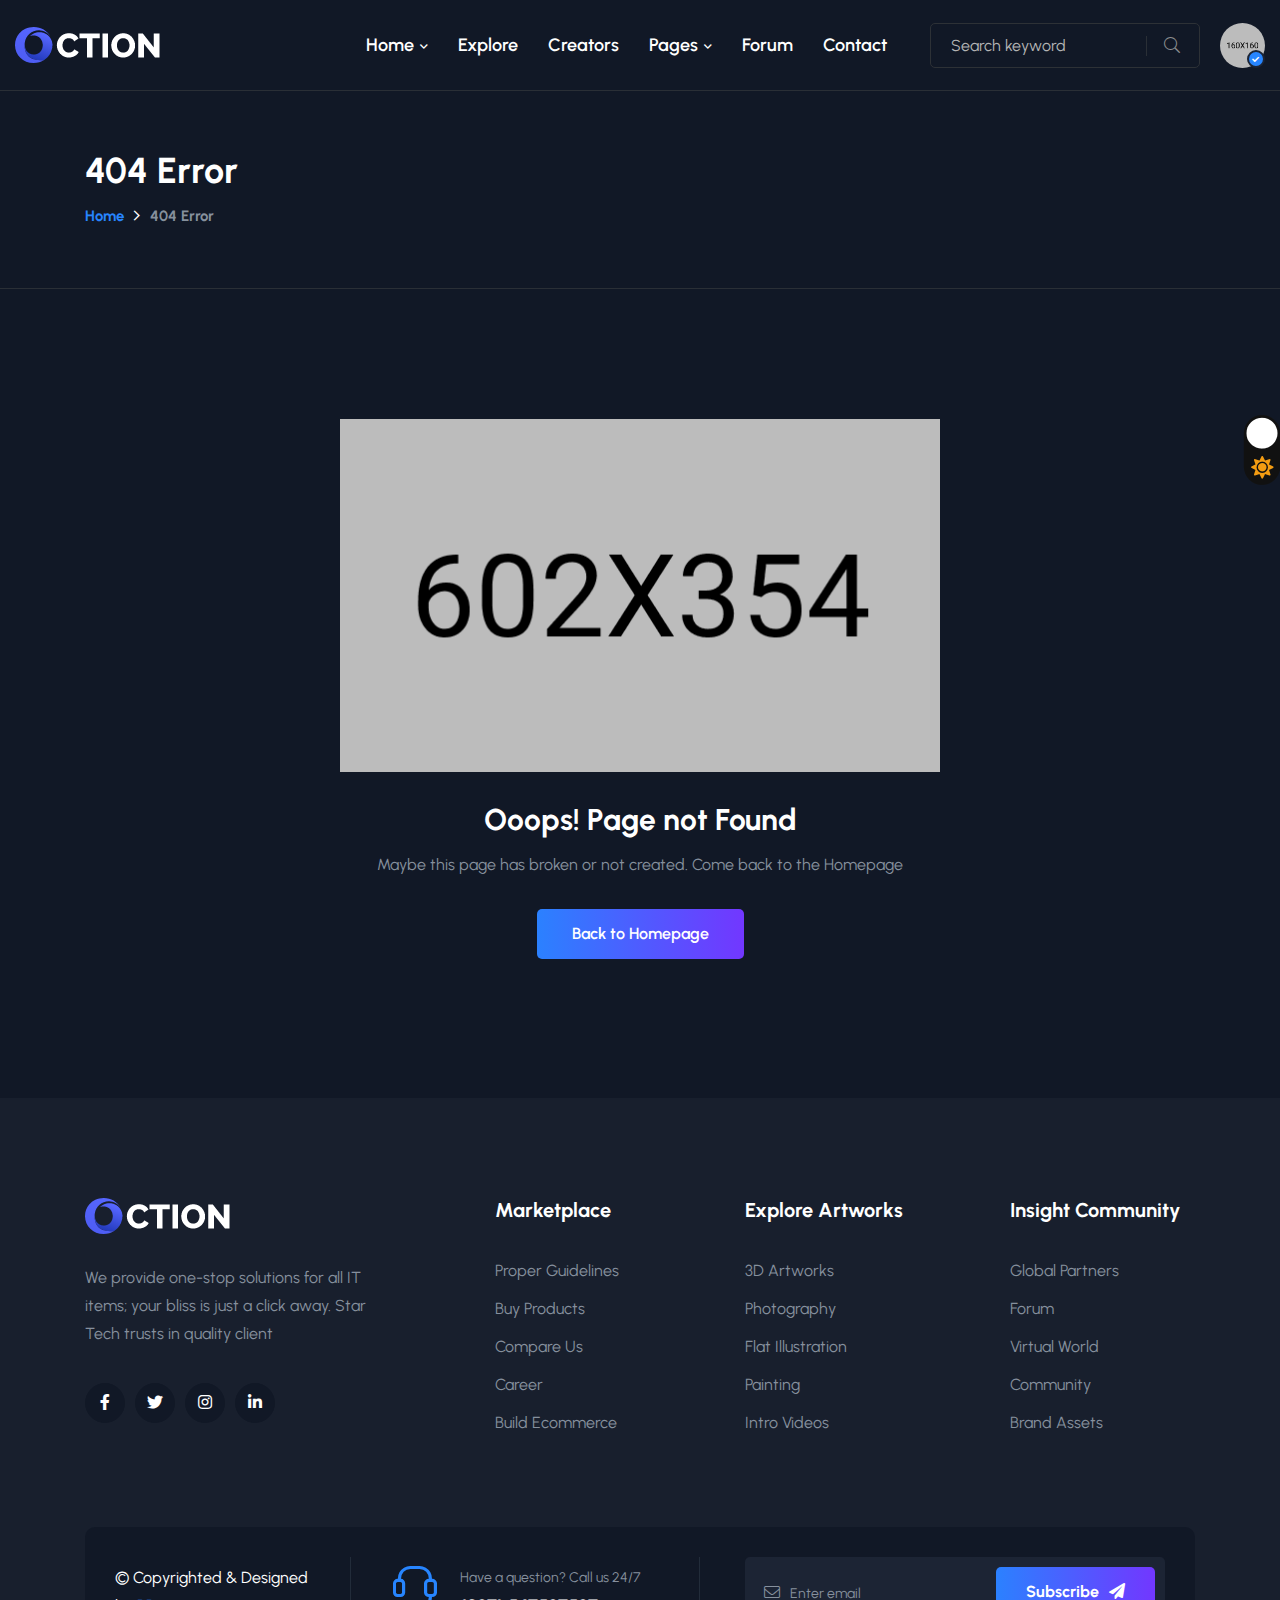
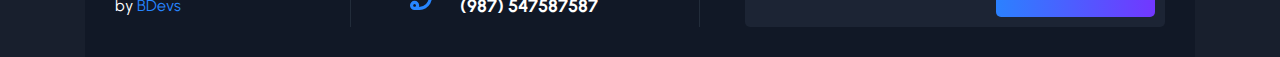
<file: error-404.html>
<!doctype html>
<html class="no-js" lang="zxx">

<head>
   <meta charset="utf-8">
   <meta http-equiv="x-ua-compatible" content="ie=edge">
   <title>Oction - NFT Marketplace HTML Template</title>
   <meta name="description" content="">
   <meta name="viewport" content="width=device-width, initial-scale=1">
   <meta name="theme-style-mode" content="1">

   <!-- Place favicon.ico in the root directory -->
   <link rel="shortcut icon" type="image/x-icon" href="assets/img/favicon.png">
   <!-- CSS here -->
   <link rel="stylesheet" href="assets/css/preloader.css">
   <link rel="stylesheet" href="assets/css/bootstrap.min.css">
   <link rel="stylesheet" href="assets/css/meanmenu.css">
   <link rel="stylesheet" href="assets/css/animate.min.css">
   <link rel="stylesheet" href="assets/css/owl.carousel.min.css">
   <link rel="stylesheet" href="assets/css/swiper-bundle.css">
   <link rel="stylesheet" href="assets/css/backToTop.css">
   <link rel="stylesheet" href="assets/css/magnific-popup.css">
   <link rel="stylesheet" href="assets/css/nice-select.css">
   <link rel="stylesheet" href="assets/css/fontAwesome5Pro.css">
   <link rel="stylesheet" href="assets/css/flaticon.css">
   <link rel="stylesheet" href="assets/css/default.css">
   <link rel="stylesheet" href="assets/css/style.css">
</head>

<body class="body-bg">
   <!--[if lte IE 9]>
      <p class="browserupgrade">You are using an <strong>outdated</strong> browser. Please <a href="https://browsehappy.com/">upgrade your browser</a> to improve your experience and security.</p>
      <![endif]-->

   <!-- Add your site or application content here -->
   <main>
      <!-- header area start  -->
      <header class="header1">
         <div id="header-sticky" class="header-main header-main1">
            <div class="container header-container">
               <div class="row align-items-center">
                  <div class="col-xl-2 col-lg-2 col-md-4 col-4">
                     <div class="header-main-left">
                        <div class="header-logo header1-logo">
                           <a href="index.html" class="logo-bb"><img src="assets/img/logo/oction-logo.png"
                                 alt="logo-img"></a>
                           <a href="index.html" class="logo-bw"><img src="assets/img/logo/oction-logo-bw.png"
                                 alt="logo-img"></a>
                        </div>
                     </div>
                  </div>
                  <div class="col-xl-10 col-lg-10 col-md-8 col-8">
                     <div class="header-main-right">
                        <div class="main-menu main-menu1 d-none d-lg-block">
                           <nav id="mobile-menu">
                              <ul>
                                 <li class="menu-item-has-children"><a href="index.html">Home</a>
                                    <ul class="sub-menu">
                                       <li><a href="index.html">Home Style 01</a></li>
                                       <li><a href="index-2.html">Home Style 02</a></li>
                                       <li><a href="index-3.html">Home Style 03</a></li>
                                    </ul>
                                 </li>
                                 <li><a href="explore-arts.html">Explore</a></li>
                                 <li><a href="creators.html">Creators</a></li>
                                 <li class="menu-item-has-children"><a href="#">Pages</a>
                                    <ul class="sub-menu">
                                       <li class="menu-item-has-children"><a href="creator-profile.html">Creator</a>
                                          <ul class="sub-menu">
                                             <li><a href="creator-profile.html">Creator Profile</a></li>
                                             <li><a href="creator-profile-info-personal.html">Creator Personal Info</a>
                                             </li>
                                          </ul>
                                       </li>
                                       <li class="menu-item-has-children"><a href="art-details.html">Art</a>
                                          <ul class="sub-menu">
                                             <li><a href="art-details.html">Art Details</a></li>
                                             <li><a href="upload-category.html">Upload Category</a></li>
                                             <li><a href="upload.html">Upload</a></li>
                                          </ul>
                                       </li>
                                       <li><a href="faq.html">FAQ</a></li>
                                       <li><a href="register.html">Register</a></li>
                                       <li><a href="login.html">Login</a></li>
                                       <li><a href="terms.html">Terms</a></li>
                                       <li><a href="wallet-connect.html">Wallet Connect</a></li>
                                       <li><a href="activity.html">Activity</a></li>
                                       <li><a href="art-ranking.html">Ranking</a></li>
                                       <li><a href="error-404.html">404 page</a></li>
                                    </ul>
                                 </li>
                                 <li><a href="forum.html">Forum</a></li>
                                 <li><a href="contact.html">Contact</a>
                                 </li>
                              </ul>
                           </nav>
                        </div>
                        <form action="#" class="filter-search-input header-search d-none d-xl-inline-block">
                           <input type="text" placeholder="Search keyword">
                           <button><i class="fal fa-search"></i></button>
                        </form>
                        <div class="header-btn ml-20 d-none d-xxl-inline-block">
                           <a href="wallet-connect.html" class="fill-btn">Connect Wallet</a>
                        </div>
                        <div class="profile-item profile-item-header ml-20 d-none d-md-inline-block pos-rel">
                           <div class="profile-img pos-rel">
                              <div class="profile-action">
                                 <ul>
                                    <li><a href="creator-profile-info-personal.html"><i
                                             class="fal fa-user"></i>Profile</a>
                                    </li>
                                    <li><a href="login.html"><i class="fal fa-sign-out"></i>Logout</a></li>
                                 </ul>
                              </div>
                              <img src="assets/img/profile/profile4.jpg" alt="profile-img">
                              <div class="profile-verification verified">
                                 <i class="fas fa-check"></i>
                              </div>
                           </div>
                        </div>
                        <div class="menu-bar d-xl-none ml-20">
                           <a class="side-toggle" href="javascript:void(0)">
                              <div class="bar-icon">
                                 <span></span>
                                 <span></span>
                                 <span></span>
                              </div>
                           </a>
                        </div>
                     </div>
                  </div>
               </div>
            </div>
         </div>
      </header>
      <!-- header area end -->

      <!-- side toggle start -->
      <div class="fix">
         <div class="side-info">
            <div class="side-info-content">
               <div class="offset-widget offset-logo mb-40">
                  <div class="row align-items-center">
                     <div class="col-9">
                        <a href="index.html">
                           <img src="assets/img/logo/oction-logo-bw.png" alt="Logo">
                        </a>
                     </div>
                     <div class="col-3 text-end"><button class="side-info-close"><i class="fal fa-times"></i></button>
                     </div>
                  </div>
               </div>
               <div class="mobile-menu d-lg-none fix"></div>
               <div class="offset-profile-action d-md-none">
                  <div class="offset-widget mb-40">
                     <div class="profile-item profile-item-header into-sidebar d-md-none">
                        <div class="profile-img pos-rel">
                           <div class="profile-action">
                              <ul>
                                 <li><a href="creator-profile-info-personal.html"><i class="fal fa-user"></i>Profile</a>
                                 </li>
                                 <li><a href="login.html"><i class="fal fa-sign-out"></i>Logout</a></li>
                              </ul>
                           </div>
                           <img src="assets/img/profile/profile4.jpg" alt="profile-img">
                           <div class="profile-verification verified">
                              <i class="fas fa-check"></i>
                           </div>
                        </div>
                     </div>
                  </div>

               </div>
               <div class="offset-widget offset_searchbar mb-30">
                  <form action="#" class="filter-search-input">
                     <input type="text" placeholder="Search keyword">
                     <button><i class="fal fa-search"></i></button>
                  </form>
               </div>
               <div class="offset-widget mb-40">
                  <a href="upload-category.html" class="fill-btn">Upload Items</a>
               </div>
               <div class="offset-widget mb-40 d-none d-lg-block">
                  <div class="info-widget">
                     <h4 class="offset-title mb-20 d-none">Contact Info</h4>
                     <p class="mb-30">Non-fungible tokens and their smart contracts allow for detailed attributes to be
                        added, like the identity of the owner,
                        rich metadata, or secure file links.</p>
                     <a href="contact.html" class="fill-btn">Contact Us</a>
                  </div>
               </div>
            </div>
         </div>
      </div>
      <div class="offcanvas-overlay"></div>
      <div class="offcanvas-overlay-white"></div>
      <!-- side toggle end -->

      <!-- page-title area start -->
      <section class="page-title-area">
         <div class="container">
            <div class="row wow fadeInUp">
               <div class="col-lg-12">
                  <div class="page-title">
                     <h2 class="breadcrumb-title mb-10">404 Error</h2>
                     <div class="breadcrumb-menu">
                        <nav class="breadcrumb-trail breadcrumbs">
                           <ul class="trail-items">
                              <li class="trail-item trail-begin"><a href="index.html">Home</a>
                              </li>
                              <li class="trail-item trail-end"><span>404 Error</span></li>
                           </ul>
                        </nav>
                     </div>
                  </div>
               </div>
            </div>
         </div>
      </section>
      <!-- page-title area end -->

      <!-- error-404 area start  -->
      <section class="error-404-area pt-130 pb-90" data-background="">
         <div class="container">
            <div class="row justify-content-center wow fadeInUp">
               <div class="col-lg-8">
                  <div class="error-404-wrapper pos-rel mb-40">
                     <div class=" error-404-inner">
                        <div class="error-404-content text-center">
                           <div class="error-404-img mb-30">
                              <img src="assets/img/shape/error-404.png" alt="error-img">
                           </div>
                           <h4>Ooops! Page not Found</h4>
                           <p class="mb-30">Maybe this page has broken or not created. Come back to the Homepage</p>
                           <div class="error-404-btn">
                              <a href="index.html" class="fill-btn">Back to Homepage</a>
                           </div>
                        </div>
                     </div>
                  </div>
               </div>
            </div>
         </div>
      </section>
      <!-- error-404 area end  -->

   </main>

   <!-- footer area start  -->
   <footer data-background="" class="footer1-bg">
      <section class="footer-area footer-area1 footer-area1-bg pt-100 pb-50">
         <div class="container">
            <div class="row">
               <div class="col-lg-3 col-md-6">
                  <div class="footer-widget footer1-widget footer1-widget1 mb-40">
                     <div class="footer-logo mb-30">
                        <a href="index.html" class="logo-bb"><img src="assets/img/logo/oction-logo.png"
                              alt="logo-img"></a>
                        <a href="index.html" class="logo-bw"><img src="assets/img/logo/oction-logo-bw.png"
                              alt="logo-img"></a>
                     </div>
                     <p class="mb-35">We provide one-stop solutions for all IT items; your bliss is just a click
                        away. Star Tech trusts in quality client</p>
                     <div class="social__links footer__social">
                        <ul>
                           <li><a href="#"><i class="fab fa-facebook-f"></i></a></li>
                           <li><a href="#"><i class="fab fa-twitter"></i></a></li>
                           <li><a href="#"><i class="fab fa-instagram"></i></a></li>
                           <li><a href="#"><i class="fab fa-linkedin-in"></i></a></li>
                        </ul>
                     </div>
                  </div>
               </div>
               <div class="col-lg-3 col-md-6">
                  <div class="footer-widget footer1-widget footer1-widget2 mb-40">
                     <div class="footer-widget-title">
                        <h4>Marketplace</h4>
                     </div>
                     <ul>
                        <li><a href="#">Proper Guidelines</a></li>
                        <li><a href="#">Buy Products</a></li>
                        <li><a href="#">Compare Us</a></li>
                        <li><a href="#">Career</a></li>
                        <li><a href="#">Build Ecommerce</a></li>
                     </ul>
                  </div>
               </div>
               <div class="col-lg-3 col-md-6">
                  <div class="footer-widget footer1-widget footer1-widget3 mb-40 ">
                     <div class="footer-widget-title">
                        <h4>Explore Artworks</h4>
                     </div>
                     <ul>
                        <li><a href="#">3D Artworks</a></li>
                        <li><a href="#">Photography</a></li>
                        <li><a href="#">Flat Illustration</a></li>
                        <li><a href="#">Painting</a></li>
                        <li><a href="#">Intro Videos</a></li>
                     </ul>
                  </div>
               </div>
               <div class="col-lg-3 col-md-6">
                  <div class="footer-widget footer1-widget footer1-widget4 mb-40 ">
                     <div class="footer-widget-title">
                        <h4>Insight Community</h4>
                     </div>
                     <ul>
                        <li><a href="#">Global Partners</a></li>
                        <li><a href="#">Forum</a></li>
                        <li><a href="#">Virtual World</a></li>
                        <li><a href="#">Community</a></li>
                        <li><a href="#">Brand Assets</a></li>
                     </ul>
                  </div>
               </div>
            </div>
         </div>
      </section>
      <div class="copyright-area copyright1-area">
         <div class="container">
            <div class="copyright1-inner">
               <div class="row align-items-center">
                  <div class="col-lg-3 col-md-6">
                     <div class="copyright-text copyright1-text">
                        © Copyrighted & Designed
                        by <a href="https://themeforest.net/user/bdevs">BDevs</a>
                     </div>
                  </div>
                  <div class="col-lg-4 col-md-6">
                     <div class="irc-item copyright-support copyright1-support copyright-support-lines">
                        <div class="irc-item-icon">
                           <i class="flaticon-support"></i>
                        </div>
                        <div class="irc-item-content">
                           <p>Have a question? Call us 24/7</p>
                           <a href="tel:(987)547587587">(987) 547587587</a>
                        </div>
                     </div>
                  </div>
                  <div class="col-lg-5 col-md-12">
                     <form class="subscribe-form subscribe-form-copyright1">
                        <input type="text" placeholder="Enter email">
                        <button type="submit">Subscribe<i class="fas fa-paper-plane"></i></button>
                     </form>
                  </div>
               </div>
            </div>
         </div>
      </div>
   </footer>
   <!-- footer area end  -->


   <!-- pre loader area start -->
   <div id="loading">
      <div id="loading-center">
         <div id="loading-center-absolute">
            <div class="loading-icon text-center d-flex flex-column align-items-center justify-content-center">
               <img src="assets/img/logo/logo-text.png" alt="logo-img">
               <img class="loading-logo" src="assets/img/logo/preloader.svg" alt="">
            </div>
         </div>
      </div>
   </div>
   <!-- pre loader area end -->

   <!-- back to top start -->
   <div class="progress-wrap">
      <svg class="progress-circle svg-content" width="100%" height="100%" viewBox="-1 -1 102 102">
         <path d="M50,1 a49,49 0 0,1 0,98 a49,49 0 0,1 0,-98" />
      </svg>
   </div>
   <!-- back to top end -->

   <!-- dark mode button start -->
   <div class="mode-switch-wrapper my_switcher setting-option">
      <input type="checkbox" class="checkbox" id="chk" />
      <label class="label" for="chk">
         <i class="fas fa-moon setColor dark theme__switcher-btn" data-theme="dark"></i>
         <i class="fas fa-sun setColor light theme__switcher-btn" data-theme="light"></i>
         <span class="ball"></span>
      </label>
   </div>
   <!-- dark mode button end  -->


   <!-- JS here -->
   <script src="assets/js/vendor/jquery-3.6.0.min.js"></script>
   <script src="assets/js/vendor/waypoints.min.js"></script>
   <script src="assets/js/bootstrap.bundle.min.js"></script>
   <script src="assets/js/meanmenu.js"></script>
   <script src="assets/js/swiper-bundle.min.js"></script>
   <script src="assets/js/owl.carousel.min.js"></script>
   <script src="assets/js/magnific-popup.min.js"></script>
   <script src="assets/js/parallax.min.js"></script>
   <script src="assets/js/backToTop.js"></script>
   <script src="assets/js/cookie.js"></script>
   <script src="assets/js/style-switcher.js"></script>
   <script src="assets/js/nice-select.min.js"></script>
   <script src="assets/js/parallax.js"></script>
   <script src="assets/js/counterup.min.js"></script>
   <script src="assets/js/jquery.countdown.min.js"></script>
   <script src="assets/js/ajax-form.js"></script>
   <script src="assets/js/wow.min.js"></script>
   <script src="assets/js/isotope.pkgd.min.js"></script>
   <script src="assets/js/imagesloaded.pkgd.min.js"></script>
   <script src="assets/js/main.js"></script>
</body>

</html>
</file>
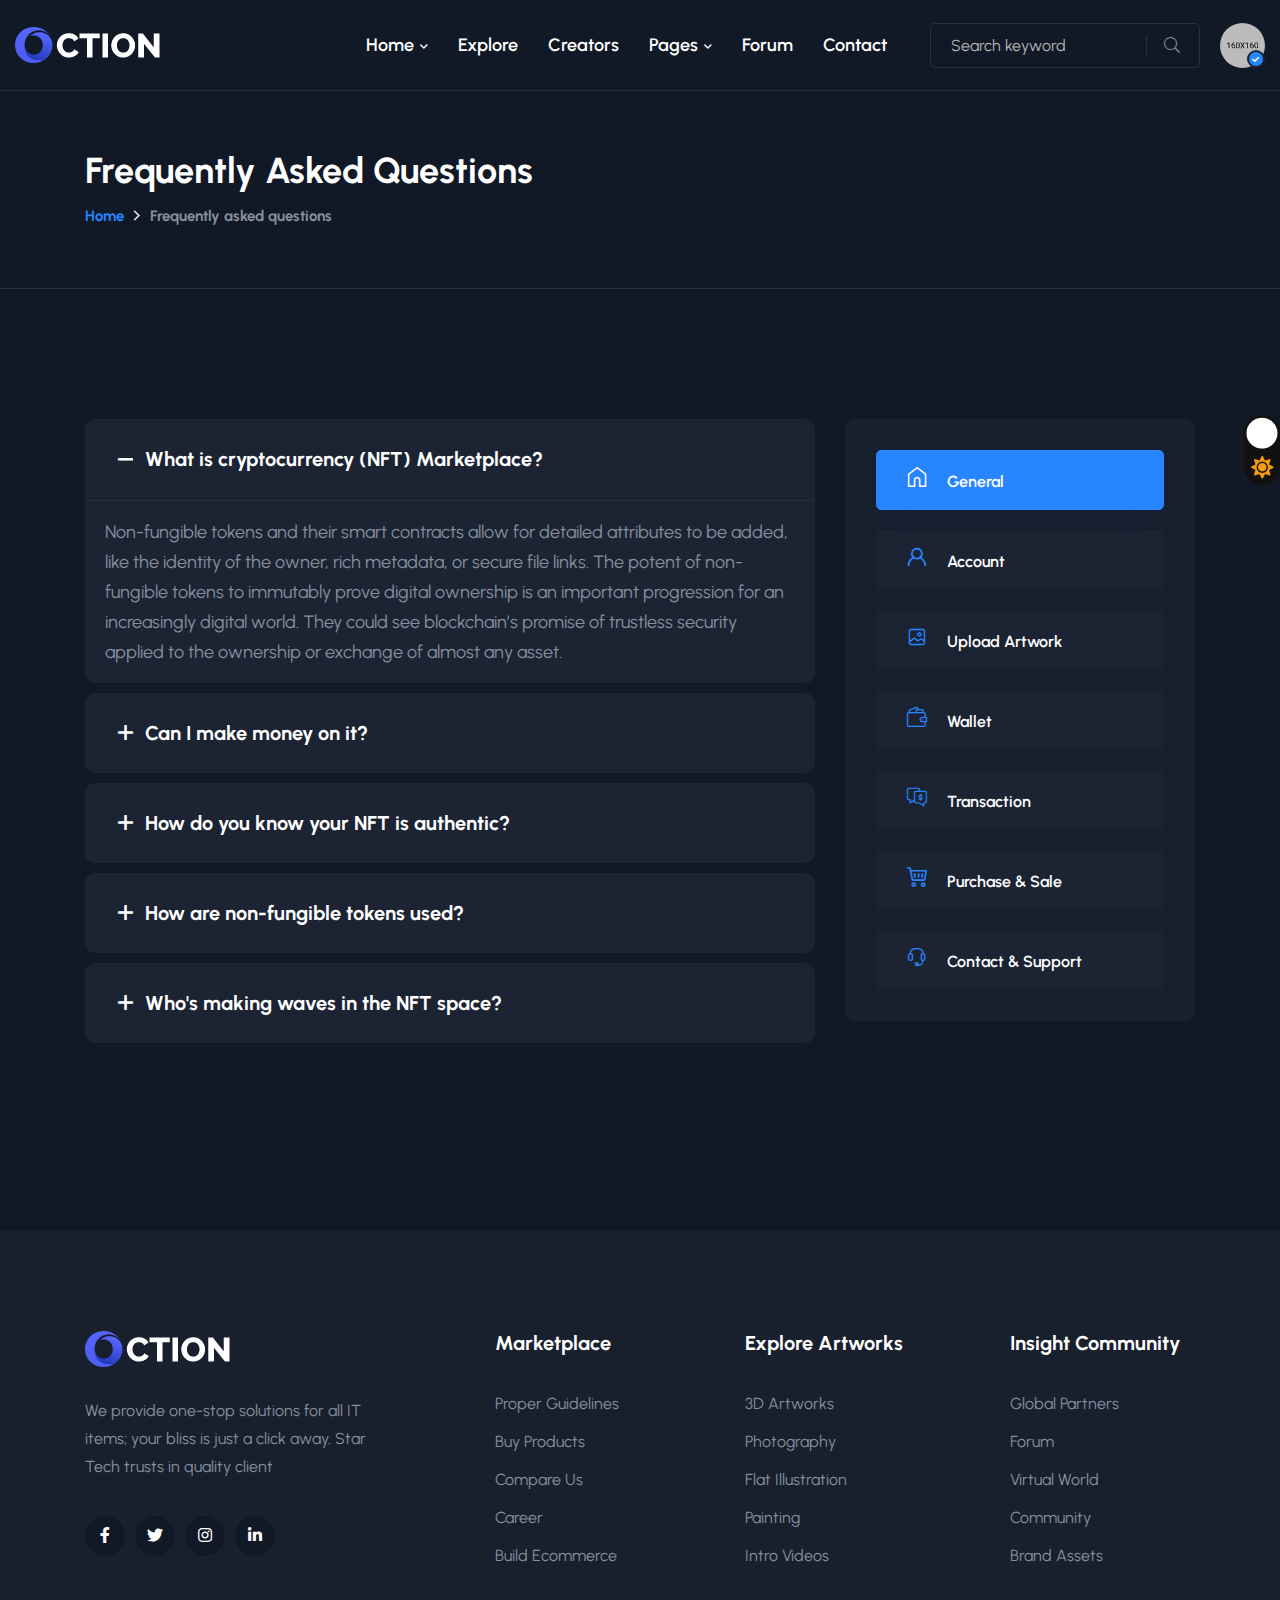
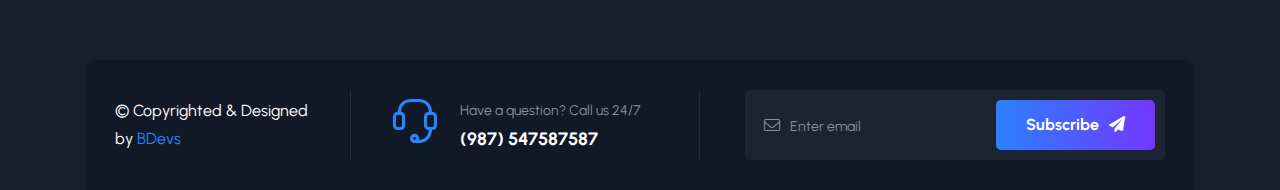
<file: faq.html>
<!doctype html>
<html class="no-js" lang="zxx">

<head>
   <meta charset="utf-8">
   <meta http-equiv="x-ua-compatible" content="ie=edge">
   <title>Oction - NFT Marketplace HTML Template</title>
   <meta name="description" content="">
   <meta name="viewport" content="width=device-width, initial-scale=1">
   <meta name="theme-style-mode" content="1">

   <!-- Place favicon.ico in the root directory -->
   <link rel="shortcut icon" type="image/x-icon" href="assets/img/favicon.png">
   <!-- CSS here -->
   <link rel="stylesheet" href="assets/css/preloader.css">
   <link rel="stylesheet" href="assets/css/bootstrap.min.css">
   <link rel="stylesheet" href="assets/css/meanmenu.css">
   <link rel="stylesheet" href="assets/css/animate.min.css">
   <link rel="stylesheet" href="assets/css/owl.carousel.min.css">
   <link rel="stylesheet" href="assets/css/swiper-bundle.css">
   <link rel="stylesheet" href="assets/css/backToTop.css">
   <link rel="stylesheet" href="assets/css/magnific-popup.css">
   <link rel="stylesheet" href="assets/css/nice-select.css">
   <link rel="stylesheet" href="assets/css/fontAwesome5Pro.css">
   <link rel="stylesheet" href="assets/css/flaticon.css">
   <link rel="stylesheet" href="assets/css/default.css">
   <link rel="stylesheet" href="assets/css/style.css">
</head>

<body class="body-bg">
   <!--[if lte IE 9]>
      <p class="browserupgrade">You are using an <strong>outdated</strong> browser. Please <a href="https://browsehappy.com/">upgrade your browser</a> to improve your experience and security.</p>
      <![endif]-->

   <!-- Add your site or application content here -->
   <main>
      <!-- header area start  -->
      <header class="header1">
         <div id="header-sticky" class="header-main header-main1">
            <div class="container header-container">
               <div class="row align-items-center">
                  <div class="col-xl-2 col-lg-2 col-md-4 col-4">
                     <div class="header-main-left">
                        <div class="header-logo header1-logo">
                           <a href="index.html" class="logo-bb"><img src="assets/img/logo/oction-logo.png"
                                 alt="logo-img"></a>
                           <a href="index.html" class="logo-bw"><img src="assets/img/logo/oction-logo-bw.png"
                                 alt="logo-img"></a>
                        </div>
                     </div>
                  </div>
                  <div class="col-xl-10 col-lg-10 col-md-8 col-8">
                     <div class="header-main-right">
                        <div class="main-menu main-menu1 d-none d-lg-block">
                           <nav id="mobile-menu">
                              <ul>
                                 <li class="menu-item-has-children"><a href="index.html">Home</a>
                                    <ul class="sub-menu">
                                       <li><a href="index.html">Home Style 01</a></li>
                                       <li><a href="index-2.html">Home Style 02</a></li>
                                       <li><a href="index-3.html">Home Style 03</a></li>
                                    </ul>
                                 </li>
                                 <li><a href="explore-arts.html">Explore</a></li>
                                 <li><a href="creators.html">Creators</a></li>
                                 <li class="menu-item-has-children"><a href="#">Pages</a>
                                    <ul class="sub-menu">
                                       <li class="menu-item-has-children"><a href="creator-profile.html">Creator</a>
                                          <ul class="sub-menu">
                                             <li><a href="creator-profile.html">Creator Profile</a></li>
                                             <li><a href="creator-profile-info-personal.html">Creator Personal Info</a>
                                             </li>
                                          </ul>
                                       </li>
                                       <li class="menu-item-has-children"><a href="art-details.html">Art</a>
                                          <ul class="sub-menu">
                                             <li><a href="art-details.html">Art Details</a></li>
                                             <li><a href="upload-category.html">Upload Category</a></li>
                                             <li><a href="upload.html">Upload</a></li>
                                          </ul>
                                       </li>
                                       <li><a href="faq.html">FAQ</a></li>
                                       <li><a href="register.html">Register</a></li>
                                       <li><a href="login.html">Login</a></li>
                                       <li><a href="terms.html">Terms</a></li>
                                       <li><a href="wallet-connect.html">Wallet Connect</a></li>
                                       <li><a href="activity.html">Activity</a></li>
                                       <li><a href="art-ranking.html">Ranking</a></li>
                                       <li><a href="error-404.html">404 page</a></li>
                                    </ul>
                                 </li>
                                 <li><a href="forum.html">Forum</a></li>
                                 <li><a href="contact.html">Contact</a>
                                 </li>
                              </ul>
                           </nav>
                        </div>
                        <form action="#" class="filter-search-input header-search d-none d-xl-inline-block">
                           <input type="text" placeholder="Search keyword">
                           <button><i class="fal fa-search"></i></button>
                        </form>
                        <div class="header-btn ml-20 d-none d-xxl-inline-block">
                           <a href="wallet-connect.html" class="fill-btn">Connect Wallet</a>
                        </div>
                        <div class="profile-item profile-item-header ml-20 d-none d-md-inline-block pos-rel">
                           <div class="profile-img pos-rel">
                              <div class="profile-action">
                                 <ul>
                                    <li><a href="creator-profile-info-personal.html"><i
                                             class="fal fa-user"></i>Profile</a>
                                    </li>
                                    <li><a href="login.html"><i class="fal fa-sign-out"></i>Logout</a></li>
                                 </ul>
                              </div>
                              <img src="assets/img/profile/profile4.jpg" alt="profile-img">
                              <div class="profile-verification verified">
                                 <i class="fas fa-check"></i>
                              </div>
                           </div>
                        </div>
                        <div class="menu-bar d-xl-none ml-20">
                           <a class="side-toggle" href="javascript:void(0)">
                              <div class="bar-icon">
                                 <span></span>
                                 <span></span>
                                 <span></span>
                              </div>
                           </a>
                        </div>
                     </div>
                  </div>
               </div>
            </div>
         </div>
      </header>
      <!-- header area end -->

      <!-- side toggle start -->
      <div class="fix">
         <div class="side-info">
            <div class="side-info-content">
               <div class="offset-widget offset-logo mb-40">
                  <div class="row align-items-center">
                     <div class="col-9">
                        <a href="index.html">
                           <img src="assets/img/logo/oction-logo-bw.png" alt="Logo">
                        </a>
                     </div>
                     <div class="col-3 text-end"><button class="side-info-close"><i class="fal fa-times"></i></button>
                     </div>
                  </div>
               </div>
               <div class="mobile-menu d-lg-none fix"></div>
               <div class="offset-profile-action d-md-none">
                  <div class="offset-widget mb-40">
                     <div class="profile-item profile-item-header into-sidebar d-md-none">
                        <div class="profile-img pos-rel">
                           <div class="profile-action">
                              <ul>
                                 <li><a href="creator-profile-info-personal.html"><i class="fal fa-user"></i>Profile</a>
                                 </li>
                                 <li><a href="login.html"><i class="fal fa-sign-out"></i>Logout</a></li>
                              </ul>
                           </div>
                           <img src="assets/img/profile/profile4.jpg" alt="profile-img">
                           <div class="profile-verification verified">
                              <i class="fas fa-check"></i>
                           </div>
                        </div>
                     </div>
                  </div>

               </div>
               <div class="offset-widget offset_searchbar mb-30">
                  <form action="#" class="filter-search-input">
                     <input type="text" placeholder="Search keyword">
                     <button><i class="fal fa-search"></i></button>
                  </form>
               </div>
               <div class="offset-widget mb-40">
                  <a href="upload-category.html" class="fill-btn">Upload Items</a>
               </div>
               <div class="offset-widget mb-40 d-none d-lg-block">
                  <div class="info-widget">
                     <h4 class="offset-title mb-20 d-none">Contact Info</h4>
                     <p class="mb-30">Non-fungible tokens and their smart contracts allow for detailed attributes to be
                        added, like the identity of the owner,
                        rich metadata, or secure file links.</p>
                     <a href="contact.html" class="fill-btn">Contact Us</a>
                  </div>
               </div>
            </div>
         </div>
      </div>
      <div class="offcanvas-overlay"></div>
      <div class="offcanvas-overlay-white"></div>
      <!-- side toggle end -->

      <!-- page-title area start -->
      <section class="page-title-area">
         <div class="container">
            <div class="row wow fadeInUp">
               <div class="col-lg-12">
                  <div class="page-title">
                     <h2 class="breadcrumb-title mb-10">Frequently Asked Questions</h2>
                     <div class="breadcrumb-menu">
                        <nav class="breadcrumb-trail breadcrumbs">
                           <ul class="trail-items">
                              <li class="trail-item trail-begin"><a href="index.html">Home</a>
                              </li>
                              <li class="trail-item trail-end"><span>Frequently asked questions</span></li>
                           </ul>
                        </nav>
                     </div>
                  </div>
               </div>
            </div>
         </div>
      </section>
      <!-- page-title area end -->

      <!-- about-info area start  -->
      <section class="about-info-area pt-130 pb-90" data-background="">
         <div class="container">
            <div class="row">
               <div class="col-lg-8">
                  <div class="faq-tab-contents mb-0 wow fadeInUp">

                     <div class="tab-content" id="nav-tabContent">
                        <div class="tab-pane fade active show" id="tab-nav1" role="tabpanel" aria-labelledby="nav-tab1">
                           <div class="about-info-wrapper mb-30">
                              <div class="accordion accordion-general">
                                 <div class="accordion-item">
                                    <h2 class="accordion-header" id="headingOneA">
                                       <button class="accordion-button" type="button" data-bs-toggle="collapse"
                                          data-bs-target="#collapseOneA" aria-expanded="true"
                                          aria-controls="collapseOneA">
                                          What is cryptocurrency (NFT) Marketplace?
                                       </button>
                                    </h2>
                                    <div id="collapseOneA" class="accordion-collapse collapse show"
                                       aria-labelledby="headingOneA" data-bs-parent="#accordionExample">
                                       <div class="accordion-body">
                                          Non-fungible tokens and their smart contracts allow for detailed attributes to
                                          be
                                          added, like the identity of the owner,
                                          rich metadata, or secure file links. The potent of non-fungible tokens to
                                          immutably
                                          prove digital ownership is an
                                          important progression for an increasingly digital world. They could see
                                          blockchain’s
                                          promise of trustless security
                                          applied to the ownership or exchange of almost any asset.
                                       </div>
                                    </div>
                                 </div>
                                 <div class="accordion-item">
                                    <h2 class="accordion-header" id="headingTwoA">
                                       <button class="accordion-button collapsed" type="button"
                                          data-bs-toggle="collapse" data-bs-target="#collapseTwoA" aria-expanded="false"
                                          aria-controls="collapseTwoA">
                                          Can I make money on it?
                                       </button>
                                    </h2>
                                    <div id="collapseTwoA" class="accordion-collapse collapse"
                                       aria-labelledby="headingTwoA" data-bs-parent="#accordionExample">
                                       <div class="accordion-body">
                                          Non-fungible tokens and their smart contracts allow for detailed attributes to
                                          be
                                          added, like the identity of the owner,
                                          rich metadata, or secure file links. The potent of non-fungible tokens to
                                          immutably
                                          prove digital ownership is an
                                          important progression for an increasingly digital world. They could see
                                          blockchain’s
                                          promise of trustless security
                                          applied to the ownership or exchange of almost any asset.
                                       </div>
                                    </div>
                                 </div>
                                 <div class="accordion-item">
                                    <h2 class="accordion-header" id="headingThreeA">
                                       <button class="accordion-button collapsed" type="button"
                                          data-bs-toggle="collapse" data-bs-target="#collapseThreeA"
                                          aria-expanded="false" aria-controls="collapseThreeA">
                                          How do you know your NFT is authentic?
                                       </button>
                                    </h2>
                                    <div id="collapseThreeA" class="accordion-collapse collapse"
                                       aria-labelledby="headingThreeA" data-bs-parent="#accordionExample">
                                       <div class="accordion-body">
                                          Non-fungible tokens and their smart contracts allow for detailed attributes to
                                          be
                                          added, like the identity of the owner,
                                          rich metadata, or secure file links. The potent of non-fungible tokens to
                                          immutably
                                          prove digital ownership is an
                                          important progression for an increasingly digital world. They could see
                                          blockchain’s
                                          promise of trustless security
                                          applied to the ownership or exchange of almost any asset.
                                       </div>
                                    </div>
                                 </div>
                                 <div class="accordion-item">
                                    <h2 class="accordion-header" id="headingFourA">
                                       <button class="accordion-button collapsed" type="button"
                                          data-bs-toggle="collapse" data-bs-target="#collapseFourA"
                                          aria-expanded="false" aria-controls="collapseFourA">
                                          How are non-fungible tokens used?
                                       </button>
                                    </h2>
                                    <div id="collapseFourA" class="accordion-collapse collapse"
                                       aria-labelledby="headingFourA" data-bs-parent="#accordionExample">
                                       <div class="accordion-body">
                                          Non-fungible tokens and their smart contracts allow for detailed attributes to
                                          be
                                          added, like the identity of the owner,
                                          rich metadata, or secure file links. The potent of non-fungible tokens to
                                          immutably
                                          prove digital ownership is an
                                          important progression for an increasingly digital world. They could see
                                          blockchain’s
                                          promise of trustless security
                                          applied to the ownership or exchange of almost any asset.
                                       </div>
                                    </div>
                                 </div>
                                 <div class="accordion-item">
                                    <h2 class="accordion-header" id="headingFiveA">
                                       <button class="accordion-button collapsed" type="button"
                                          data-bs-toggle="collapse" data-bs-target="#collapseFiveA"
                                          aria-expanded="false" aria-controls="collapseFiveA">
                                          Who's making waves in the NFT space?
                                       </button>
                                    </h2>
                                    <div id="collapseFiveA" class="accordion-collapse collapse"
                                       aria-labelledby="headingFiveA" data-bs-parent="#accordionExample">
                                       <div class="accordion-body">
                                          Non-fungible tokens and their smart contracts allow for detailed attributes to
                                          be
                                          added, like the identity of the owner,
                                          rich metadata, or secure file links. The potent of non-fungible tokens to
                                          immutably
                                          prove digital ownership is an
                                          important progression for an increasingly digital world. They could see
                                          blockchain’s
                                          promise of trustless security
                                          applied to the ownership or exchange of almost any asset.
                                       </div>
                                    </div>
                                 </div>
                              </div>
                           </div>
                        </div>

                        <div class="tab-pane fade" id="tab-nav2" role="tabpanel" aria-labelledby="nav-tab2">
                           <div class="about-info-wrapper mb-30">
                              <div class="accordion accordion-general">
                                 <div class="accordion-item">
                                    <h2 class="accordion-header" id="headingOneB">
                                       <button class="accordion-button" type="button" data-bs-toggle="collapse"
                                          data-bs-target="#collapseOneB" aria-expanded="true"
                                          aria-controls="collapseOneB">
                                          How do I open a cryptocurrency account?
                                       </button>
                                    </h2>
                                    <div id="collapseOneB" class="accordion-collapse collapse show"
                                       aria-labelledby="headingOneB" data-bs-parent="#accordionExample">
                                       <div class="accordion-body">
                                          Non-fungible tokens and their smart contracts allow for detailed attributes to
                                          be
                                          added, like the identity of the owner,
                                          rich metadata, or secure file links. The potent of non-fungible tokens to
                                          immutably
                                          prove digital ownership is an
                                          important progression for an increasingly digital world. They could see
                                          blockchain’s
                                          promise of trustless security
                                          applied to the ownership or exchange of almost any asset.
                                       </div>
                                    </div>
                                 </div>
                                 <div class="accordion-item">
                                    <h2 class="accordion-header" id="headingTwoB">
                                       <button class="accordion-button collapsed" type="button"
                                          data-bs-toggle="collapse" data-bs-target="#collapseTwoB" aria-expanded="false"
                                          aria-controls="collapseTwoB">
                                          Which cryptocurrency account is best?
                                       </button>
                                    </h2>
                                    <div id="collapseTwoB" class="accordion-collapse collapse"
                                       aria-labelledby="headingTwoB" data-bs-parent="#accordionExample">
                                       <div class="accordion-body">
                                          Non-fungible tokens and their smart contracts allow for detailed attributes to
                                          be
                                          added, like the identity of the owner,
                                          rich metadata, or secure file links. The potent of non-fungible tokens to
                                          immutably
                                          prove digital ownership is an
                                          important progression for an increasingly digital world. They could see
                                          blockchain’s
                                          promise of trustless security
                                          applied to the ownership or exchange of almost any asset.
                                       </div>
                                    </div>
                                 </div>
                                 <div class="accordion-item">
                                    <h2 class="accordion-header" id="headingThreeB">
                                       <button class="accordion-button collapsed" type="button"
                                          data-bs-toggle="collapse" data-bs-target="#collapseThreeB"
                                          aria-expanded="false" aria-controls="collapseThreeB">
                                          What is a crypto account?
                                       </button>
                                    </h2>
                                    <div id="collapseThreeB" class="accordion-collapse collapse"
                                       aria-labelledby="headingThreeB" data-bs-parent="#accordionExample">
                                       <div class="accordion-body">
                                          Non-fungible tokens and their smart contracts allow for detailed attributes to
                                          be
                                          added, like the identity of the owner,
                                          rich metadata, or secure file links. The potent of non-fungible tokens to
                                          immutably
                                          prove digital ownership is an
                                          important progression for an increasingly digital world. They could see
                                          blockchain’s
                                          promise of trustless security
                                          applied to the ownership or exchange of almost any asset.
                                       </div>
                                    </div>
                                 </div>
                                 <div class="accordion-item">
                                    <h2 class="accordion-header" id="headingFourB">
                                       <button class="accordion-button collapsed" type="button"
                                          data-bs-toggle="collapse" data-bs-target="#collapseFourB"
                                          aria-expanded="false" aria-controls="collapseFourB">
                                          Do you need a bank account for cryptocurrency?

                                       </button>
                                    </h2>
                                    <div id="collapseFourB" class="accordion-collapse collapse"
                                       aria-labelledby="headingFourB" data-bs-parent="#accordionExample">
                                       <div class="accordion-body">
                                          Non-fungible tokens and their smart contracts allow for detailed attributes to
                                          be
                                          added, like the identity of the owner,
                                          rich metadata, or secure file links. The potent of non-fungible tokens to
                                          immutably
                                          prove digital ownership is an
                                          important progression for an increasingly digital world. They could see
                                          blockchain’s
                                          promise of trustless security
                                          applied to the ownership or exchange of almost any asset.
                                       </div>
                                    </div>
                                 </div>
                              </div>
                           </div>
                        </div>
                        <div class="tab-pane fade" id="tab-nav3" role="tabpanel" aria-labelledby="nav-tab3">
                           <div class="about-info-wrapper mb-30">
                              <div class="accordion accordion-general">
                                 <div class="accordion-item">
                                    <h2 class="accordion-header" id="headingOneC">
                                       <button class="accordion-button" type="button" data-bs-toggle="collapse"
                                          data-bs-target="#collapseOneC" aria-expanded="true"
                                          aria-controls="collapseOneC">
                                          Is the upload app legit?

                                       </button>
                                    </h2>
                                    <div id="collapseOneC" class="accordion-collapse collapse show"
                                       aria-labelledby="headingOneC" data-bs-parent="#accordionExample">
                                       <div class="accordion-body">
                                          Non-fungible tokens and their smart contracts allow for detailed attributes to
                                          be
                                          added, like the identity of the owner,
                                          rich metadata, or secure file links. The potent of non-fungible tokens to
                                          immutably
                                          prove digital ownership is an
                                          important progression for an increasingly digital world. They could see
                                          blockchain’s
                                          promise of trustless security
                                          applied to the ownership or exchange of almost any asset.
                                       </div>
                                    </div>
                                 </div>
                                 <div class="accordion-item">
                                    <h2 class="accordion-header" id="headingTwoC">
                                       <button class="accordion-button collapsed" type="button"
                                          data-bs-toggle="collapse" data-bs-target="#collapseTwoC" aria-expanded="false"
                                          aria-controls="collapseTwoC">
                                          What is cryptocurrency backed by?

                                       </button>
                                    </h2>
                                    <div id="collapseTwoC" class="accordion-collapse collapse"
                                       aria-labelledby="headingTwoC" data-bs-parent="#accordionExample">
                                       <div class="accordion-body">
                                          Non-fungible tokens and their smart contracts allow for detailed attributes to
                                          be
                                          added, like the identity of the owner,
                                          rich metadata, or secure file links. The potent of non-fungible tokens to
                                          immutably
                                          prove digital ownership is an
                                          important progression for an increasingly digital world. They could see
                                          blockchain’s
                                          promise of trustless security
                                          applied to the ownership or exchange of almost any asset.
                                       </div>
                                    </div>
                                 </div>
                                 <div class="accordion-item">
                                    <h2 class="accordion-header" id="headingThreeC">
                                       <button class="accordion-button collapsed" type="button"
                                          data-bs-toggle="collapse" data-bs-target="#collapseThreeC"
                                          aria-expanded="false" aria-controls="collapseThreeC">
                                          What is Uphold crypto?

                                       </button>
                                    </h2>
                                    <div id="collapseThreeC" class="accordion-collapse collapse"
                                       aria-labelledby="headingThreeC" data-bs-parent="#accordionExample">
                                       <div class="accordion-body">
                                          Non-fungible tokens and their smart contracts allow for detailed attributes to
                                          be
                                          added, like the identity of the owner,
                                          rich metadata, or secure file links. The potent of non-fungible tokens to
                                          immutably
                                          prove digital ownership is an
                                          important progression for an increasingly digital world. They could see
                                          blockchain’s
                                          promise of trustless security
                                          applied to the ownership or exchange of almost any asset.
                                       </div>
                                    </div>
                                 </div>
                                 <div class="accordion-item">
                                    <h2 class="accordion-header" id="headingFourC">
                                       <button class="accordion-button collapsed" type="button"
                                          data-bs-toggle="collapse" data-bs-target="#collapseFourC"
                                          aria-expanded="false" aria-controls="collapseFourC">
                                          Is Uphold legit?
                                       </button>
                                    </h2>
                                    <div id="collapseFourC" class="accordion-collapse collapse"
                                       aria-labelledby="headingFourC" data-bs-parent="#accordionExample">
                                       <div class="accordion-body">
                                          Non-fungible tokens and their smart contracts allow for detailed attributes to
                                          be
                                          added, like the identity of the owner,
                                          rich metadata, or secure file links. The potent of non-fungible tokens to
                                          immutably
                                          prove digital ownership is an
                                          important progression for an increasingly digital world. They could see
                                          blockchain’s
                                          promise of trustless security
                                          applied to the ownership or exchange of almost any asset.
                                       </div>
                                    </div>
                                 </div>
                                 <div class="accordion-item">
                                    <h2 class="accordion-header" id="headingFiveC">
                                       <button class="accordion-button collapsed" type="button"
                                          data-bs-toggle="collapse" data-bs-target="#collapseFiveC"
                                          aria-expanded="false" aria-controls="collapseFiveC">
                                          Is Uphold better than Coinbase?
                                       </button>
                                    </h2>
                                    <div id="collapseFiveC" class="accordion-collapse collapse"
                                       aria-labelledby="headingFiveC" data-bs-parent="#accordionExample">
                                       <div class="accordion-body">
                                          Non-fungible tokens and their smart contracts allow for detailed attributes to
                                          be
                                          added, like the identity of the owner,
                                          rich metadata, or secure file links. The potent of non-fungible tokens to
                                          immutably
                                          prove digital ownership is an
                                          important progression for an increasingly digital world. They could see
                                          blockchain’s
                                          promise of trustless security
                                          applied to the ownership or exchange of almost any asset.
                                       </div>
                                    </div>
                                 </div>
                              </div>
                           </div>
                        </div>
                        <div class="tab-pane fade" id="tab-nav4" role="tabpanel" aria-labelledby="nav-tab4">
                           <div class="about-info-wrapper mb-30">
                              <div class="accordion accordion-general">
                                 <div class="accordion-item">
                                    <h2 class="accordion-header" id="headingOneD">
                                       <button class="accordion-button" type="button" data-bs-toggle="collapse"
                                          data-bs-target="#collapseOneD" aria-expanded="true"
                                          aria-controls="collapseOneD">
                                          What is the best cryptocurrency wallet?

                                       </button>
                                    </h2>
                                    <div id="collapseOneD" class="accordion-collapse collapse show"
                                       aria-labelledby="headingOneD" data-bs-parent="#accordionExample">
                                       <div class="accordion-body">
                                          Non-fungible tokens and their smart contracts allow for detailed attributes to
                                          be
                                          added, like the identity of the owner,
                                          rich metadata, or secure file links. The potent of non-fungible tokens to
                                          immutably
                                          prove digital ownership is an
                                          important progression for an increasingly digital world. They could see
                                          blockchain’s
                                          promise of trustless security
                                          applied to the ownership or exchange of almost any asset.
                                       </div>
                                    </div>
                                 </div>
                                 <div class="accordion-item">
                                    <h2 class="accordion-header" id="headingTwoD">
                                       <button class="accordion-button collapsed" type="button"
                                          data-bs-toggle="collapse" data-bs-target="#collapseTwoD" aria-expanded="false"
                                          aria-controls="collapseTwoD">
                                          What is the safest crypto wallet?

                                       </button>
                                    </h2>
                                    <div id="collapseTwoD" class="accordion-collapse collapse"
                                       aria-labelledby="headingTwoD" data-bs-parent="#accordionExample">
                                       <div class="accordion-body">
                                          Non-fungible tokens and their smart contracts allow for detailed attributes to
                                          be
                                          added, like the identity of the owner,
                                          rich metadata, or secure file links. The potent of non-fungible tokens to
                                          immutably
                                          prove digital ownership is an
                                          important progression for an increasingly digital world. They could see
                                          blockchain’s
                                          promise of trustless security
                                          applied to the ownership or exchange of almost any asset.
                                       </div>
                                    </div>
                                 </div>
                                 <div class="accordion-item">
                                    <h2 class="accordion-header" id="headingThreeD">
                                       <button class="accordion-button collapsed" type="button"
                                          data-bs-toggle="collapse" data-bs-target="#collapseThreeD"
                                          aria-expanded="false" aria-controls="collapseThreeD">
                                          Do I need a crypto wallet?

                                       </button>
                                    </h2>
                                    <div id="collapseThreeD" class="accordion-collapse collapse"
                                       aria-labelledby="headingThreeD" data-bs-parent="#accordionExample">
                                       <div class="accordion-body">
                                          Non-fungible tokens and their smart contracts allow for detailed attributes to
                                          be
                                          added, like the identity of the owner,
                                          rich metadata, or secure file links. The potent of non-fungible tokens to
                                          immutably
                                          prove digital ownership is an
                                          important progression for an increasingly digital world. They could see
                                          blockchain’s
                                          promise of trustless security
                                          applied to the ownership or exchange of almost any asset.
                                       </div>
                                    </div>
                                 </div>
                                 <div class="accordion-item">
                                    <h2 class="accordion-header" id="headingFourD">
                                       <button class="accordion-button collapsed" type="button"
                                          data-bs-toggle="collapse" data-bs-target="#collapseFourD"
                                          aria-expanded="false" aria-controls="collapseFourD">
                                          What does a crypto wallet do?

                                       </button>
                                    </h2>
                                    <div id="collapseFourD" class="accordion-collapse collapse"
                                       aria-labelledby="headingFourD" data-bs-parent="#accordionExample">
                                       <div class="accordion-body">
                                          Non-fungible tokens and their smart contracts allow for detailed attributes to
                                          be
                                          added, like the identity of the owner,
                                          rich metadata, or secure file links. The potent of non-fungible tokens to
                                          immutably
                                          prove digital ownership is an
                                          important progression for an increasingly digital world. They could see
                                          blockchain’s
                                          promise of trustless security
                                          applied to the ownership or exchange of almost any asset.
                                       </div>
                                    </div>
                                 </div>
                                 <div class="accordion-item">
                                    <h2 class="accordion-header" id="headingFiveD">
                                       <button class="accordion-button collapsed" type="button"
                                          data-bs-toggle="collapse" data-bs-target="#collapseFiveD"
                                          aria-expanded="false" aria-controls="collapseFiveD">
                                          Does your crypto grow in a wallet?

                                       </button>
                                    </h2>
                                    <div id="collapseFiveD" class="accordion-collapse collapse"
                                       aria-labelledby="headingFiveD" data-bs-parent="#accordionExample">
                                       <div class="accordion-body">
                                          Non-fungible tokens and their smart contracts allow for detailed attributes to
                                          be
                                          added, like the identity of the owner,
                                          rich metadata, or secure file links. The potent of non-fungible tokens to
                                          immutably
                                          prove digital ownership is an
                                          important progression for an increasingly digital world. They could see
                                          blockchain’s
                                          promise of trustless security
                                          applied to the ownership or exchange of almost any asset.
                                       </div>
                                    </div>
                                 </div>
                              </div>
                           </div>
                        </div>
                        <div class="tab-pane fade" id="tab-nav5" role="tabpanel" aria-labelledby="nav-tab5">
                           <div class="about-info-wrapper mb-30">
                              <div class="accordion accordion-general">
                                 <div class="accordion-item">
                                    <h2 class="accordion-header" id="headingOneE">
                                       <button class="accordion-button" type="button" data-bs-toggle="collapse"
                                          data-bs-target="#collapseOneE" aria-expanded="true"
                                          aria-controls="collapseOneE">
                                          Can cryptocurrency transactions be traced?

                                       </button>
                                    </h2>
                                    <div id="collapseOneE" class="accordion-collapse collapse show"
                                       aria-labelledby="headingOneE" data-bs-parent="#accordionExample">
                                       <div class="accordion-body">
                                          Non-fungible tokens and their smart contracts allow for detailed attributes to
                                          be
                                          added, like the identity of the owner,
                                          rich metadata, or secure file links. The potent of non-fungible tokens to
                                          immutably
                                          prove digital ownership is an
                                          important progression for an increasingly digital world. They could see
                                          blockchain’s
                                          promise of trustless security
                                          applied to the ownership or exchange of almost any asset.
                                       </div>
                                    </div>
                                 </div>
                                 <div class="accordion-item">
                                    <h2 class="accordion-header" id="headingTwoE">
                                       <button class="accordion-button collapsed" type="button"
                                          data-bs-toggle="collapse" data-bs-target="#collapseTwoE" aria-expanded="false"
                                          aria-controls="collapseTwoE">
                                          What are the 4 types of cryptocurrency?
                                       </button>
                                    </h2>
                                    <div id="collapseTwoE" class="accordion-collapse collapse"
                                       aria-labelledby="headingTwoE" data-bs-parent="#accordionExample">
                                       <div class="accordion-body">
                                          Non-fungible tokens and their smart contracts allow for detailed attributes to
                                          be
                                          added, like the identity of the owner,
                                          rich metadata, or secure file links. The potent of non-fungible tokens to
                                          immutably
                                          prove digital ownership is an
                                          important progression for an increasingly digital world. They could see
                                          blockchain’s
                                          promise of trustless security
                                          applied to the ownership or exchange of almost any asset.
                                       </div>
                                    </div>
                                 </div>
                                 <div class="accordion-item">
                                    <h2 class="accordion-header" id="headingThreeE">
                                       <button class="accordion-button collapsed" type="button"
                                          data-bs-toggle="collapse" data-bs-target="#collapseThreeE"
                                          aria-expanded="false" aria-controls="collapseThreeE">
                                          How do I check my crypto transaction?
                                       </button>
                                    </h2>
                                    <div id="collapseThreeE" class="accordion-collapse collapse"
                                       aria-labelledby="headingThreeE" data-bs-parent="#accordionExample">
                                       <div class="accordion-body">
                                          Non-fungible tokens and their smart contracts allow for detailed attributes to
                                          be
                                          added, like the identity of the owner,
                                          rich metadata, or secure file links. The potent of non-fungible tokens to
                                          immutably
                                          prove digital ownership is an
                                          important progression for an increasingly digital world. They could see
                                          blockchain’s
                                          promise of trustless security
                                          applied to the ownership or exchange of almost any asset.
                                       </div>
                                    </div>
                                 </div>
                              </div>
                           </div>
                        </div>
                        <div class="tab-pane fade" id="tab-nav6" role="tabpanel" aria-labelledby="nav-tab6">
                           <div class="about-info-wrapper mb-30">
                              <div class="accordion accordion-general">
                                 <div class="accordion-item">
                                    <h2 class="accordion-header" id="headingOneF">
                                       <button class="accordion-button" type="button" data-bs-toggle="collapse"
                                          data-bs-target="#collapseOneF" aria-expanded="true"
                                          aria-controls="collapseOneF">
                                          Can cryptocurrency be sold?

                                       </button>
                                    </h2>
                                    <div id="collapseOneF" class="accordion-collapse collapse show"
                                       aria-labelledby="headingOneF" data-bs-parent="#accordionExample">
                                       <div class="accordion-body">
                                          Non-fungible tokens and their smart contracts allow for detailed attributes to
                                          be
                                          added, like the identity of the owner,
                                          rich metadata, or secure file links. The potent of non-fungible tokens to
                                          immutably
                                          prove digital ownership is an
                                          important progression for an increasingly digital world. They could see
                                          blockchain’s
                                          promise of trustless security
                                          applied to the ownership or exchange of almost any asset.
                                       </div>
                                    </div>
                                 </div>
                                 <div class="accordion-item">
                                    <h2 class="accordion-header" id="headingTwoF">
                                       <button class="accordion-button collapsed" type="button"
                                          data-bs-toggle="collapse" data-bs-target="#collapseTwoF" aria-expanded="false"
                                          aria-controls="collapseTwoF">
                                          Which cryptocurrency is best to buy now?

                                       </button>
                                    </h2>
                                    <div id="collapseTwoF" class="accordion-collapse collapse"
                                       aria-labelledby="headingTwoF" data-bs-parent="#accordionExample">
                                       <div class="accordion-body">
                                          Non-fungible tokens and their smart contracts allow for detailed attributes to
                                          be
                                          added, like the identity of the owner,
                                          rich metadata, or secure file links. The potent of non-fungible tokens to
                                          immutably
                                          prove digital ownership is an
                                          important progression for an increasingly digital world. They could see
                                          blockchain’s
                                          promise of trustless security
                                          applied to the ownership or exchange of almost any asset.
                                       </div>
                                    </div>
                                 </div>
                                 <div class="accordion-item">
                                    <h2 class="accordion-header" id="headingThreeF">
                                       <button class="accordion-button collapsed" type="button"
                                          data-bs-toggle="collapse" data-bs-target="#collapseThreeF"
                                          aria-expanded="false" aria-controls="collapseThreeF">
                                          How do I sell cryptocurrency?

                                       </button>
                                    </h2>
                                    <div id="collapseThreeF" class="accordion-collapse collapse"
                                       aria-labelledby="headingThreeF" data-bs-parent="#accordionExample">
                                       <div class="accordion-body">
                                          Non-fungible tokens and their smart contracts allow for detailed attributes to
                                          be
                                          added, like the identity of the owner,
                                          rich metadata, or secure file links. The potent of non-fungible tokens to
                                          immutably
                                          prove digital ownership is an
                                          important progression for an increasingly digital world. They could see
                                          blockchain’s
                                          promise of trustless security
                                          applied to the ownership or exchange of almost any asset.
                                       </div>
                                    </div>
                                 </div>
                                 <div class="accordion-item">
                                    <h2 class="accordion-header" id="headingFourF">
                                       <button class="accordion-button collapsed" type="button"
                                          data-bs-toggle="collapse" data-bs-target="#collapseFourF"
                                          aria-expanded="false" aria-controls="collapseFourF">
                                          Can I buy and sell Bitcoin immediately?

                                       </button>
                                    </h2>
                                    <div id="collapseFourF" class="accordion-collapse collapse"
                                       aria-labelledby="headingFourF" data-bs-parent="#accordionExample">
                                       <div class="accordion-body">
                                          Non-fungible tokens and their smart contracts allow for detailed attributes to
                                          be
                                          added, like the identity of the owner,
                                          rich metadata, or secure file links. The potent of non-fungible tokens to
                                          immutably
                                          prove digital ownership is an
                                          important progression for an increasingly digital world. They could see
                                          blockchain’s
                                          promise of trustless security
                                          applied to the ownership or exchange of almost any asset.
                                       </div>
                                    </div>
                                 </div>
                              </div>
                           </div>
                        </div>
                        <div class="tab-pane fade" id="tab-nav7" role="tabpanel" aria-labelledby="nav-tab7">
                           <div class="about-info-wrapper mb-30">
                              <div class="accordion accordion-general">
                                 <div class="accordion-item">
                                    <h2 class="accordion-header" id="headingOneG">
                                       <button class="accordion-button" type="button" data-bs-toggle="collapse"
                                          data-bs-target="#collapseOneG" aria-expanded="true"
                                          aria-controls="collapseOneG">
                                          How do I contact crypto support?

                                       </button>
                                    </h2>
                                    <div id="collapseOneG" class="accordion-collapse collapse show"
                                       aria-labelledby="headingOneG" data-bs-parent="#accordionExample">
                                       <div class="accordion-body">
                                          Non-fungible tokens and their smart contracts allow for detailed attributes to
                                          be
                                          added, like the identity of the owner,
                                          rich metadata, or secure file links. The potent of non-fungible tokens to
                                          immutably
                                          prove digital ownership is an
                                          important progression for an increasingly digital world. They could see
                                          blockchain’s
                                          promise of trustless security
                                          applied to the ownership or exchange of almost any asset.
                                       </div>
                                    </div>
                                 </div>
                                 <div class="accordion-item">
                                    <h2 class="accordion-header" id="headingTwoG">
                                       <button class="accordion-button collapsed" type="button"
                                          data-bs-toggle="collapse" data-bs-target="#collapseTwoG" aria-expanded="false"
                                          aria-controls="collapseTwoG">
                                          What companies support cryptocurrency?

                                       </button>
                                    </h2>
                                    <div id="collapseTwoG" class="accordion-collapse collapse"
                                       aria-labelledby="headingTwoG" data-bs-parent="#accordionExample">
                                       <div class="accordion-body">
                                          Non-fungible tokens and their smart contracts allow for detailed attributes to
                                          be
                                          added, like the identity of the owner,
                                          rich metadata, or secure file links. The potent of non-fungible tokens to
                                          immutably
                                          prove digital ownership is an
                                          important progression for an increasingly digital world. They could see
                                          blockchain’s
                                          promise of trustless security
                                          applied to the ownership or exchange of almost any asset.
                                       </div>
                                    </div>
                                 </div>
                                 <div class="accordion-item">
                                    <h2 class="accordion-header" id="headingThreeG">
                                       <button class="accordion-button collapsed" type="button"
                                          data-bs-toggle="collapse" data-bs-target="#collapseThreeG"
                                          aria-expanded="false" aria-controls="collapseThreeG">
                                          What crypto does crypto support?

                                       </button>
                                    </h2>
                                    <div id="collapseThreeG" class="accordion-collapse collapse"
                                       aria-labelledby="headingThreeG" data-bs-parent="#accordionExample">
                                       <div class="accordion-body">
                                          Non-fungible tokens and their smart contracts allow for detailed attributes to
                                          be
                                          added, like the identity of the owner,
                                          rich metadata, or secure file links. The potent of non-fungible tokens to
                                          immutably
                                          prove digital ownership is an
                                          important progression for an increasingly digital world. They could see
                                          blockchain’s
                                          promise of trustless security
                                          applied to the ownership or exchange of almost any asset.
                                       </div>
                                    </div>
                                 </div>
                                 <div class="accordion-item">
                                    <h2 class="accordion-header" id="headingFourG">
                                       <button class="accordion-button collapsed" type="button"
                                          data-bs-toggle="collapse" data-bs-target="#collapseFourG"
                                          aria-expanded="false" aria-controls="collapseFourG">
                                          What is the support level of Bitcoin?

                                       </button>
                                    </h2>
                                    <div id="collapseFourG" class="accordion-collapse collapse"
                                       aria-labelledby="headingFourG" data-bs-parent="#accordionExample">
                                       <div class="accordion-body">
                                          Non-fungible tokens and their smart contracts allow for detailed attributes to
                                          be
                                          added, like the identity of the owner,
                                          rich metadata, or secure file links. The potent of non-fungible tokens to
                                          immutably
                                          prove digital ownership is an
                                          important progression for an increasingly digital world. They could see
                                          blockchain’s
                                          promise of trustless security
                                          applied to the ownership or exchange of almost any asset.
                                       </div>
                                    </div>
                                 </div>
                                 <div class="accordion-item">
                                    <h2 class="accordion-header" id="headingFiveG">
                                       <button class="accordion-button collapsed" type="button"
                                          data-bs-toggle="collapse" data-bs-target="#collapseFiveG"
                                          aria-expanded="false" aria-controls="collapseFiveG">
                                          How do I check crypto support?

                                       </button>
                                    </h2>
                                    <div id="collapseFiveG" class="accordion-collapse collapse"
                                       aria-labelledby="headingFiveG" data-bs-parent="#accordionExample">
                                       <div class="accordion-body">
                                          Non-fungible tokens and their smart contracts allow for detailed attributes to
                                          be
                                          added, like the identity of the owner,
                                          rich metadata, or secure file links. The potent of non-fungible tokens to
                                          immutably
                                          prove digital ownership is an
                                          important progression for an increasingly digital world. They could see
                                          blockchain’s
                                          promise of trustless security
                                          applied to the ownership or exchange of almost any asset.
                                       </div>
                                    </div>
                                 </div>
                              </div>
                           </div>
                        </div>
                     </div>
                  </div>
               </div>
               <div class="col-lg-4">
                  <div class="page-sidebar">
                     <div class="row">
                        <div class="col-lg-12 col-md-6">
                           <div class="sidebar-tab-nav sidebar-widget-single mb-30 wow fadeInUp">
                              <nav>
                                 <div class="nav nav-tabs" id="nav-tab" role="tablist">
                                    <button class="nav-link active" id="nav-tab1" data-bs-toggle="tab"
                                       data-bs-target="#tab-nav1" type="button" role="tab" aria-selected="true">
                                       <span class="sidebar-nav-link">
                                          <i class="flaticon-home"></i>General
                                       </span>
                                    </button>
                                    <button class="nav-link" id="nav-tab2" data-bs-toggle="tab"
                                       data-bs-target="#tab-nav2" type="button" role="tab" aria-selected="false">
                                       <span class="sidebar-nav-link">
                                          <i class="flaticon-account"></i>Account
                                       </span>
                                    </button>
                                    <button class="nav-link" id="nav-tab3" data-bs-toggle="tab"
                                       data-bs-target="#tab-nav3" type="button" role="tab" aria-selected="false">
                                       <span class="sidebar-nav-link">
                                          <i class="flaticon-image"></i>Upload Artwork
                                       </span>
                                    </button>
                                    <button class="nav-link" id="nav-tab4" data-bs-toggle="tab"
                                       data-bs-target="#tab-nav4" type="button" role="tab" aria-selected="false">
                                       <span class="sidebar-nav-link">
                                          <i class="flaticon-wallet-2"></i>Wallet
                                       </span>
                                    </button>
                                    <button class="nav-link" id="nav-tab5" data-bs-toggle="tab"
                                       data-bs-target="#tab-nav5" type="button" role="tab" aria-selected="false">
                                       <span class="sidebar-nav-link">
                                          <i class="flaticon-transaction"></i>Transaction
                                       </span>
                                    </button>
                                    <button class="nav-link" id="nav-tab6" data-bs-toggle="tab"
                                       data-bs-target="#tab-nav6" type="button" role="tab" aria-selected="false">
                                       <span class="sidebar-nav-link">
                                          <i class="flaticon-shopping-cart"></i>Purchase & Sale
                                       </span>
                                    </button>
                                    <button class="nav-link" id="nav-tab7" data-bs-toggle="tab"
                                       data-bs-target="#tab-nav7" type="button" role="tab" aria-selected="false">
                                       <span class="sidebar-nav-link">
                                          <i class="flaticon-support"></i>Contact & Support
                                       </span>
                                    </button>
                                 </div>
                              </nav>
                           </div>
                        </div>
                     </div>
                  </div>
               </div>
            </div>
            <div class="faq-note text-center mt-10 mb-30 wow fadeInUp">
               <div class="note">These information are not helping you? <a href="contact.html" class="text-btn">Contact
                     Us</a>
               </div>
            </div>
         </div>
      </section>
      <!-- about-info area end  -->

   </main>

   <!-- footer area start  -->
   <footer data-background="" class="footer1-bg">
      <section class="footer-area footer-area1 footer-area1-bg pt-100 pb-50">
         <div class="container">
            <div class="row">
               <div class="col-lg-3 col-md-6">
                  <div class="footer-widget footer1-widget footer1-widget1 mb-40">
                     <div class="footer-logo mb-30">
                        <a href="index.html" class="logo-bb"><img src="assets/img/logo/oction-logo.png"
                              alt="logo-img"></a>
                        <a href="index.html" class="logo-bw"><img src="assets/img/logo/oction-logo-bw.png"
                              alt="logo-img"></a>
                     </div>
                     <p class="mb-35">We provide one-stop solutions for all IT items; your bliss is just a click
                        away. Star Tech trusts in quality client</p>
                     <div class="social__links footer__social">
                        <ul>
                           <li><a href="#"><i class="fab fa-facebook-f"></i></a></li>
                           <li><a href="#"><i class="fab fa-twitter"></i></a></li>
                           <li><a href="#"><i class="fab fa-instagram"></i></a></li>
                           <li><a href="#"><i class="fab fa-linkedin-in"></i></a></li>
                        </ul>
                     </div>
                  </div>
               </div>
               <div class="col-lg-3 col-md-6">
                  <div class="footer-widget footer1-widget footer1-widget2 mb-40">
                     <div class="footer-widget-title">
                        <h4>Marketplace</h4>
                     </div>
                     <ul>
                        <li><a href="#">Proper Guidelines</a></li>
                        <li><a href="#">Buy Products</a></li>
                        <li><a href="#">Compare Us</a></li>
                        <li><a href="#">Career</a></li>
                        <li><a href="#">Build Ecommerce</a></li>
                     </ul>
                  </div>
               </div>
               <div class="col-lg-3 col-md-6">
                  <div class="footer-widget footer1-widget footer1-widget3 mb-40 ">
                     <div class="footer-widget-title">
                        <h4>Explore Artworks</h4>
                     </div>
                     <ul>
                        <li><a href="#">3D Artworks</a></li>
                        <li><a href="#">Photography</a></li>
                        <li><a href="#">Flat Illustration</a></li>
                        <li><a href="#">Painting</a></li>
                        <li><a href="#">Intro Videos</a></li>
                     </ul>
                  </div>
               </div>
               <div class="col-lg-3 col-md-6">
                  <div class="footer-widget footer1-widget footer1-widget4 mb-40 ">
                     <div class="footer-widget-title">
                        <h4>Insight Community</h4>
                     </div>
                     <ul>
                        <li><a href="#">Global Partners</a></li>
                        <li><a href="#">Forum</a></li>
                        <li><a href="#">Virtual World</a></li>
                        <li><a href="#">Community</a></li>
                        <li><a href="#">Brand Assets</a></li>
                     </ul>
                  </div>
               </div>
            </div>
         </div>
      </section>
      <div class="copyright-area copyright1-area">
         <div class="container">
            <div class="copyright1-inner">
               <div class="row align-items-center">
                  <div class="col-lg-3 col-md-6">
                     <div class="copyright-text copyright1-text">
                        © Copyrighted & Designed
                        by <a href="https://themeforest.net/user/bdevs">BDevs</a>
                     </div>
                  </div>
                  <div class="col-lg-4 col-md-6">
                     <div class="irc-item copyright-support copyright1-support copyright-support-lines">
                        <div class="irc-item-icon">
                           <i class="flaticon-support"></i>
                        </div>
                        <div class="irc-item-content">
                           <p>Have a question? Call us 24/7</p>
                           <a href="tel:(987)547587587">(987) 547587587</a>
                        </div>
                     </div>
                  </div>
                  <div class="col-lg-5 col-md-12">
                     <form class="subscribe-form subscribe-form-copyright1">
                        <input type="text" placeholder="Enter email">
                        <button type="submit">Subscribe<i class="fas fa-paper-plane"></i></button>
                     </form>
                  </div>
               </div>
            </div>
         </div>
      </div>
   </footer>
   <!-- footer area end  -->


   <!-- pre loader area start -->
   <div id="loading">
      <div id="loading-center">
         <div id="loading-center-absolute">
            <div class="loading-icon text-center d-flex flex-column align-items-center justify-content-center">
               <img src="assets/img/logo/logo-text.png" alt="logo-img">
               <img class="loading-logo" src="assets/img/logo/preloader.svg" alt="">
            </div>
         </div>
      </div>
   </div>
   <!-- pre loader area end -->

   <!-- back to top start -->
   <div class="progress-wrap">
      <svg class="progress-circle svg-content" width="100%" height="100%" viewBox="-1 -1 102 102">
         <path d="M50,1 a49,49 0 0,1 0,98 a49,49 0 0,1 0,-98" />
      </svg>
   </div>
   <!-- back to top end -->

   <!-- dark mode button start -->
   <div class="mode-switch-wrapper my_switcher setting-option">
      <input type="checkbox" class="checkbox" id="chk" />
      <label class="label" for="chk">
         <i class="fas fa-moon setColor dark theme__switcher-btn" data-theme="dark"></i>
         <i class="fas fa-sun setColor light theme__switcher-btn" data-theme="light"></i>
         <span class="ball"></span>
      </label>
   </div>
   <!-- dark mode button end  -->


   <!-- JS here -->
   <script src="assets/js/vendor/jquery-3.6.0.min.js"></script>
   <script src="assets/js/vendor/waypoints.min.js"></script>
   <script src="assets/js/bootstrap.bundle.min.js"></script>
   <script src="assets/js/meanmenu.js"></script>
   <script src="assets/js/swiper-bundle.min.js"></script>
   <script src="assets/js/owl.carousel.min.js"></script>
   <script src="assets/js/magnific-popup.min.js"></script>
   <script src="assets/js/parallax.min.js"></script>
   <script src="assets/js/backToTop.js"></script>
   <script src="assets/js/cookie.js"></script>
   <script src="assets/js/style-switcher.js"></script>
   <script src="assets/js/nice-select.min.js"></script>
   <script src="assets/js/parallax.js"></script>
   <script src="assets/js/counterup.min.js"></script>
   <script src="assets/js/jquery.countdown.min.js"></script>
   <script src="assets/js/ajax-form.js"></script>
   <script src="assets/js/wow.min.js"></script>
   <script src="assets/js/isotope.pkgd.min.js"></script>
   <script src="assets/js/imagesloaded.pkgd.min.js"></script>
   <script src="assets/js/main.js"></script>
</body>

</html>
</file>
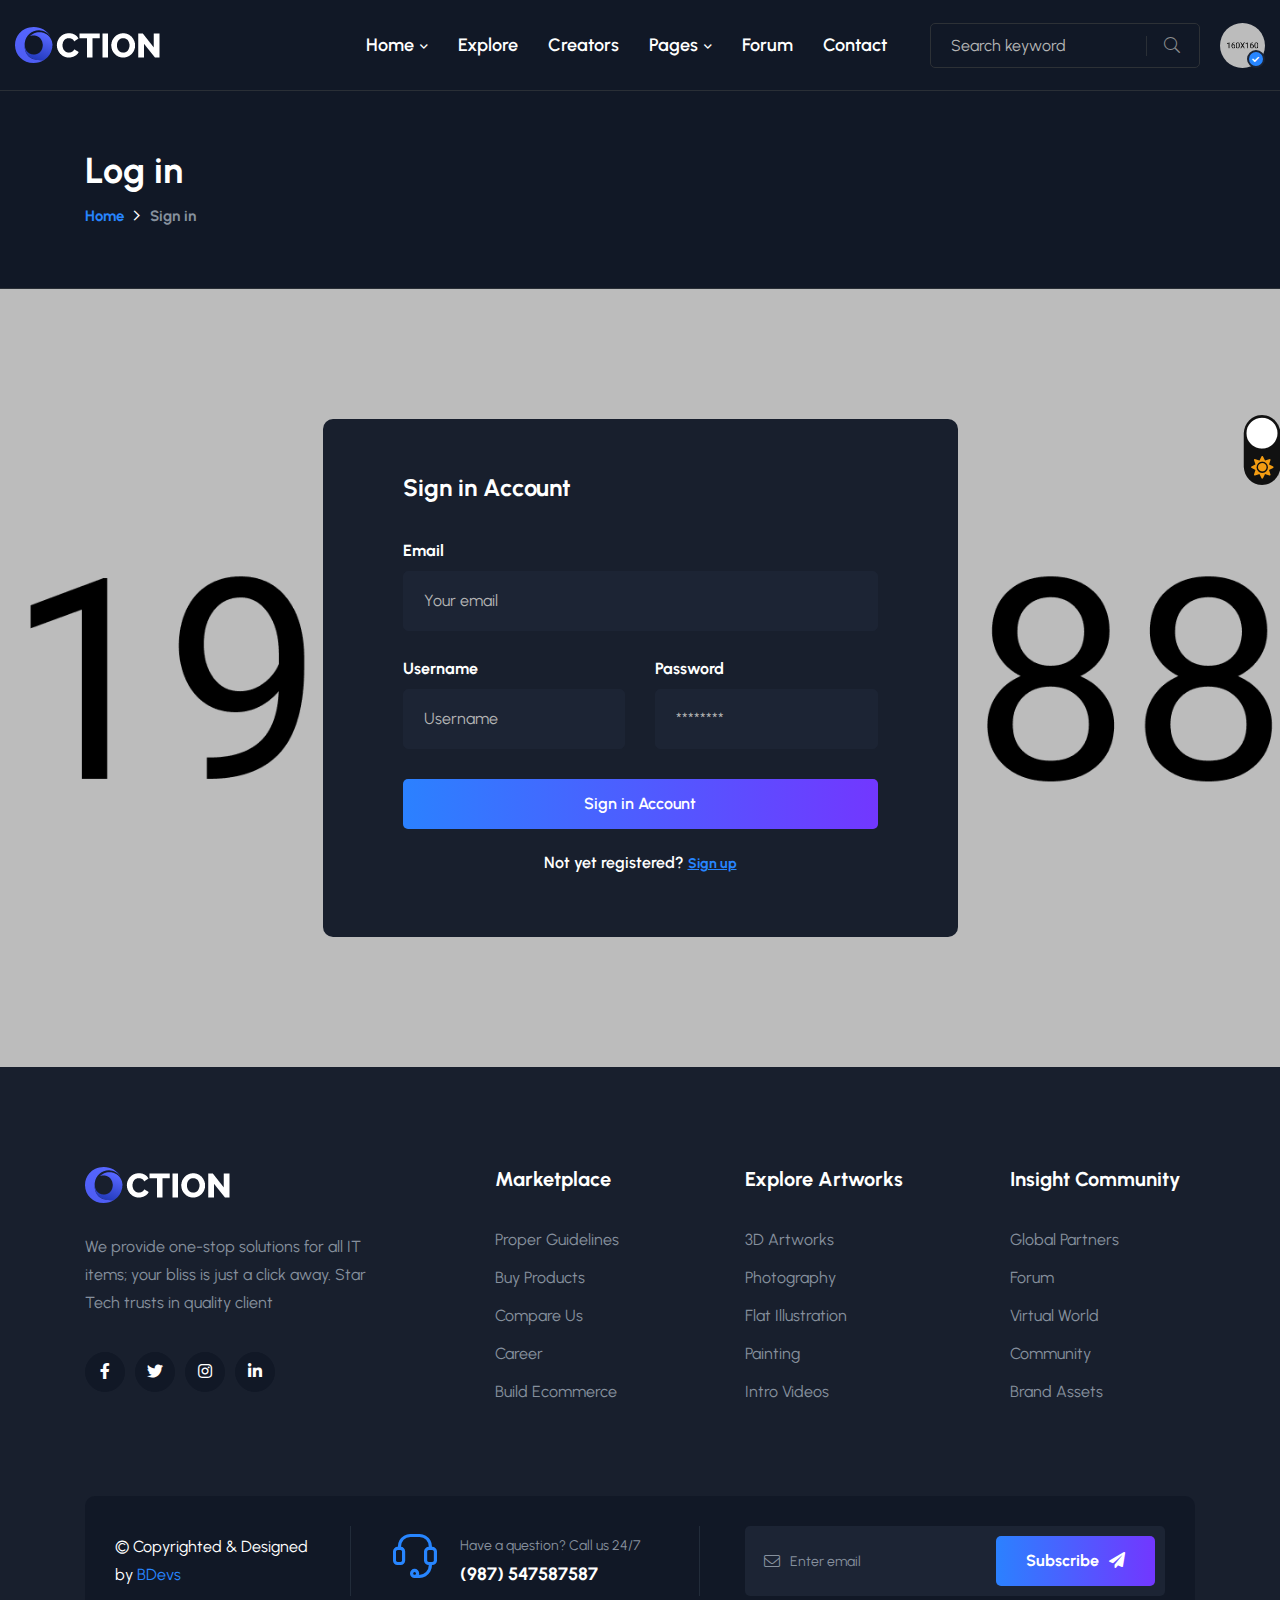
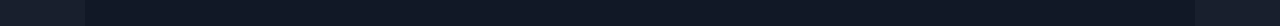
<file: login.html>
<!doctype html>
<html class="no-js" lang="zxx">

<head>
   <meta charset="utf-8">
   <meta http-equiv="x-ua-compatible" content="ie=edge">
   <title>Oction - NFT Marketplace HTML Template</title>
   <meta name="description" content="">
   <meta name="viewport" content="width=device-width, initial-scale=1">
   <meta name="theme-style-mode" content="1">

   <!-- Place favicon.ico in the root directory -->
   <link rel="shortcut icon" type="image/x-icon" href="assets/img/favicon.png">
   <!-- CSS here -->
   <link rel="stylesheet" href="assets/css/preloader.css">
   <link rel="stylesheet" href="assets/css/bootstrap.min.css">
   <link rel="stylesheet" href="assets/css/meanmenu.css">
   <link rel="stylesheet" href="assets/css/animate.min.css">
   <link rel="stylesheet" href="assets/css/owl.carousel.min.css">
   <link rel="stylesheet" href="assets/css/swiper-bundle.css">
   <link rel="stylesheet" href="assets/css/backToTop.css">
   <link rel="stylesheet" href="assets/css/magnific-popup.css">
   <link rel="stylesheet" href="assets/css/nice-select.css">
   <link rel="stylesheet" href="assets/css/fontAwesome5Pro.css">
   <link rel="stylesheet" href="assets/css/flaticon.css">
   <link rel="stylesheet" href="assets/css/default.css">
   <link rel="stylesheet" href="assets/css/style.css">
</head>

<body class="body-bg">
   <!--[if lte IE 9]>
      <p class="browserupgrade">You are using an <strong>outdated</strong> browser. Please <a href="https://browsehappy.com/">upgrade your browser</a> to improve your experience and security.</p>
      <![endif]-->

   <!-- Add your site or application content here -->
   <main>
      <!-- header area start  -->
      <header class="header1">
         <div id="header-sticky" class="header-main header-main1">
            <div class="container header-container">
               <div class="row align-items-center">
                  <div class="col-xl-2 col-lg-2 col-md-4 col-4">
                     <div class="header-main-left">
                        <div class="header-logo header1-logo">
                           <a href="index.html" class="logo-bb"><img src="assets/img/logo/oction-logo.png"
                                 alt="logo-img"></a>
                           <a href="index.html" class="logo-bw"><img src="assets/img/logo/oction-logo-bw.png"
                                 alt="logo-img"></a>
                        </div>
                     </div>
                  </div>
                  <div class="col-xl-10 col-lg-10 col-md-8 col-8">
                     <div class="header-main-right">
                        <div class="main-menu main-menu1 d-none d-lg-block">
                           <nav id="mobile-menu">
                              <ul>
                                 <li class="menu-item-has-children"><a href="index.html">Home</a>
                                    <ul class="sub-menu">
                                       <li><a href="index.html">Home Style 01</a></li>
                                       <li><a href="index-2.html">Home Style 02</a></li>
                                       <li><a href="index-3.html">Home Style 03</a></li>
                                    </ul>
                                 </li>
                                 <li><a href="explore-arts.html">Explore</a></li>
                                 <li><a href="creators.html">Creators</a></li>
                                 <li class="menu-item-has-children"><a href="#">Pages</a>
                                    <ul class="sub-menu">
                                       <li class="menu-item-has-children"><a href="creator-profile.html">Creator</a>
                                          <ul class="sub-menu">
                                             <li><a href="creator-profile.html">Creator Profile</a></li>
                                             <li><a href="creator-profile-info-personal.html">Creator Personal Info</a>
                                             </li>
                                          </ul>
                                       </li>
                                       <li class="menu-item-has-children"><a href="art-details.html">Art</a>
                                          <ul class="sub-menu">
                                             <li><a href="art-details.html">Art Details</a></li>
                                             <li><a href="upload-category.html">Upload Category</a></li>
                                             <li><a href="upload.html">Upload</a></li>
                                          </ul>
                                       </li>
                                       <li><a href="faq.html">FAQ</a></li>
                                       <li><a href="register.html">Register</a></li>
                                       <li><a href="login.html">Login</a></li>
                                       <li><a href="terms.html">Terms</a></li>
                                       <li><a href="wallet-connect.html">Wallet Connect</a></li>
                                       <li><a href="activity.html">Activity</a></li>
                                       <li><a href="art-ranking.html">Ranking</a></li>
                                       <li><a href="error-404.html">404 page</a></li>
                                    </ul>
                                 </li>
                                 <li><a href="forum.html">Forum</a></li>
                                 <li><a href="contact.html">Contact</a>
                                 </li>
                              </ul>
                           </nav>
                        </div>
                        <form action="#" class="filter-search-input header-search d-none d-xl-inline-block">
                           <input type="text" placeholder="Search keyword">
                           <button><i class="fal fa-search"></i></button>
                        </form>
                        <div class="header-btn ml-20 d-none d-xxl-inline-block">
                           <a href="wallet-connect.html" class="fill-btn">Connect Wallet</a>
                        </div>
                        <div class="profile-item profile-item-header ml-20 d-none d-md-inline-block pos-rel">
                           <div class="profile-img pos-rel">
                              <div class="profile-action">
                                 <ul>
                                    <li><a href="creator-profile-info-personal.html"><i
                                             class="fal fa-user"></i>Profile</a>
                                    </li>
                                    <li><a href="login.html"><i class="fal fa-sign-out"></i>Logout</a></li>
                                 </ul>
                              </div>
                              <img src="assets/img/profile/profile4.jpg" alt="profile-img">
                              <div class="profile-verification verified">
                                 <i class="fas fa-check"></i>
                              </div>
                           </div>
                        </div>
                        <div class="menu-bar d-xl-none ml-20">
                           <a class="side-toggle" href="javascript:void(0)">
                              <div class="bar-icon">
                                 <span></span>
                                 <span></span>
                                 <span></span>
                              </div>
                           </a>
                        </div>
                     </div>
                  </div>
               </div>
            </div>
         </div>
      </header>
      <!-- header area end -->

      <!-- side toggle start -->
      <div class="fix">
         <div class="side-info">
            <div class="side-info-content">
               <div class="offset-widget offset-logo mb-40">
                  <div class="row align-items-center">
                     <div class="col-9">
                        <a href="index.html">
                           <img src="assets/img/logo/oction-logo-bw.png" alt="Logo">
                        </a>
                     </div>
                     <div class="col-3 text-end"><button class="side-info-close"><i class="fal fa-times"></i></button>
                     </div>
                  </div>
               </div>
               <div class="mobile-menu d-lg-none fix"></div>
               <div class="offset-profile-action d-md-none">
                  <div class="offset-widget mb-40">
                     <div class="profile-item profile-item-header into-sidebar d-md-none">
                        <div class="profile-img pos-rel">
                           <div class="profile-action">
                              <ul>
                                 <li><a href="creator-profile-info-personal.html"><i class="fal fa-user"></i>Profile</a>
                                 </li>
                                 <li><a href="login.html"><i class="fal fa-sign-out"></i>Logout</a></li>
                              </ul>
                           </div>
                           <img src="assets/img/profile/profile4.jpg" alt="profile-img">
                           <div class="profile-verification verified">
                              <i class="fas fa-check"></i>
                           </div>
                        </div>
                     </div>
                  </div>

               </div>
               <div class="offset-widget offset_searchbar mb-30">
                  <form action="#" class="filter-search-input">
                     <input type="text" placeholder="Search keyword">
                     <button><i class="fal fa-search"></i></button>
                  </form>
               </div>
               <div class="offset-widget mb-40">
                  <a href="upload-category.html" class="fill-btn">Upload Items</a>
               </div>
               <div class="offset-widget mb-40 d-none d-lg-block">
                  <div class="info-widget">
                     <h4 class="offset-title mb-20 d-none">Contact Info</h4>
                     <p class="mb-30">Non-fungible tokens and their smart contracts allow for detailed attributes to be
                        added, like the identity of the owner,
                        rich metadata, or secure file links.</p>
                     <a href="contact.html" class="fill-btn">Contact Us</a>
                  </div>
               </div>
            </div>
         </div>
      </div>
      <div class="offcanvas-overlay"></div>
      <div class="offcanvas-overlay-white"></div>
      <!-- side toggle end -->

      <!-- page-title area start -->
      <section class="page-title-area">
         <div class="container">
            <div class="row wow fadeInUp">
               <div class="col-lg-12">
                  <div class="page-title">
                     <h2 class="breadcrumb-title mb-10">Log in</h2>
                     <div class="breadcrumb-menu">
                        <nav class="breadcrumb-trail breadcrumbs">
                           <ul class="trail-items">
                              <li class="trail-item trail-begin"><a href="index.html">Home</a>
                              </li>
                              <li class="trail-item trail-end"><span>Sign in</span></li>
                           </ul>
                        </nav>
                     </div>
                  </div>
               </div>
            </div>
         </div>
      </section>
      <!-- page-title area end -->

      <!-- login area start  -->
      <section class="login-area pt-130 pb-90" data-background="assets/img/bg/sign-up-bg.jpg">
         <div class="container">
            <div class="row justify-content-center">
               <div class="col-xxl-6 col-xl-7 col-lg-8">
                  <div class="login-wrapper pos-rel mb-40 wow fadeInUp">
                     <div class=" login-inner">
                        <div class="login-content">
                           <h4>Sign in Account</h4>
                           <form class="login-form" action="#">
                              <div class="row">
                                 <div class="col-md-12">
                                    <div class="single-input-unit">
                                       <label for="m-id">Email</label>
                                       <input type="email" name="m-id" id="m-id" placeholder="Your email">
                                    </div>
                                 </div>
                                 <div class="col-md-6">
                                    <div class="single-input-unit">
                                       <label for="u-name">Username</label>
                                       <input type="text" name="u-name" id="u-name" placeholder="Username">
                                    </div>
                                 </div>
                                 <div class="col-md-6">
                                    <div class="single-input-unit">
                                       <label for="password">Password</label>
                                       <input type="password" name="password" id="password" placeholder="********">
                                    </div>
                                 </div>
                              </div>
                              <div class="login-btn">
                                 <button class="fill-btn">Sign in Account</button>
                                 <div class="note">Not yet registered? <a href="register.html" class="text-btn">Sign
                                       up</a>
                                 </div>
                              </div>
                           </form>
                        </div>
                     </div>
                  </div>
               </div>
            </div>
         </div>
      </section>
      <!-- login area end  -->

   </main>

   <!-- footer area start  -->
   <footer data-background="" class="footer1-bg">
      <section class="footer-area footer-area1 footer-area1-bg pt-100 pb-50">
         <div class="container">
            <div class="row">
               <div class="col-lg-3 col-md-6">
                  <div class="footer-widget footer1-widget footer1-widget1 mb-40">
                     <div class="footer-logo mb-30">
                        <a href="index.html" class="logo-bb"><img src="assets/img/logo/oction-logo.png"
                              alt="logo-img"></a>
                        <a href="index.html" class="logo-bw"><img src="assets/img/logo/oction-logo-bw.png"
                              alt="logo-img"></a>
                     </div>
                     <p class="mb-35">We provide one-stop solutions for all IT items; your bliss is just a click
                        away. Star Tech trusts in quality client</p>
                     <div class="social__links footer__social">
                        <ul>
                           <li><a href="#"><i class="fab fa-facebook-f"></i></a></li>
                           <li><a href="#"><i class="fab fa-twitter"></i></a></li>
                           <li><a href="#"><i class="fab fa-instagram"></i></a></li>
                           <li><a href="#"><i class="fab fa-linkedin-in"></i></a></li>
                        </ul>
                     </div>
                  </div>
               </div>
               <div class="col-lg-3 col-md-6">
                  <div class="footer-widget footer1-widget footer1-widget2 mb-40">
                     <div class="footer-widget-title">
                        <h4>Marketplace</h4>
                     </div>
                     <ul>
                        <li><a href="#">Proper Guidelines</a></li>
                        <li><a href="#">Buy Products</a></li>
                        <li><a href="#">Compare Us</a></li>
                        <li><a href="#">Career</a></li>
                        <li><a href="#">Build Ecommerce</a></li>
                     </ul>
                  </div>
               </div>
               <div class="col-lg-3 col-md-6">
                  <div class="footer-widget footer1-widget footer1-widget3 mb-40 ">
                     <div class="footer-widget-title">
                        <h4>Explore Artworks</h4>
                     </div>
                     <ul>
                        <li><a href="#">3D Artworks</a></li>
                        <li><a href="#">Photography</a></li>
                        <li><a href="#">Flat Illustration</a></li>
                        <li><a href="#">Painting</a></li>
                        <li><a href="#">Intro Videos</a></li>
                     </ul>
                  </div>
               </div>
               <div class="col-lg-3 col-md-6">
                  <div class="footer-widget footer1-widget footer1-widget4 mb-40 ">
                     <div class="footer-widget-title">
                        <h4>Insight Community</h4>
                     </div>
                     <ul>
                        <li><a href="#">Global Partners</a></li>
                        <li><a href="#">Forum</a></li>
                        <li><a href="#">Virtual World</a></li>
                        <li><a href="#">Community</a></li>
                        <li><a href="#">Brand Assets</a></li>
                     </ul>
                  </div>
               </div>
            </div>
         </div>
      </section>
      <div class="copyright-area copyright1-area">
         <div class="container">
            <div class="copyright1-inner">
               <div class="row align-items-center">
                  <div class="col-lg-3 col-md-6">
                     <div class="copyright-text copyright1-text">
                        © Copyrighted & Designed
                        by <a href="https://themeforest.net/user/bdevs">BDevs</a>
                     </div>
                  </div>
                  <div class="col-lg-4 col-md-6">
                     <div class="irc-item copyright-support copyright1-support copyright-support-lines">
                        <div class="irc-item-icon">
                           <i class="flaticon-support"></i>
                        </div>
                        <div class="irc-item-content">
                           <p>Have a question? Call us 24/7</p>
                           <a href="tel:(987)547587587">(987) 547587587</a>
                        </div>
                     </div>
                  </div>
                  <div class="col-lg-5 col-md-12">
                     <form class="subscribe-form subscribe-form-copyright1">
                        <input type="text" placeholder="Enter email">
                        <button type="submit">Subscribe<i class="fas fa-paper-plane"></i></button>
                     </form>
                  </div>
               </div>
            </div>
         </div>
      </div>
   </footer>
   <!-- footer area end  -->


   <!-- pre loader area start -->
   <div id="loading">
      <div id="loading-center">
         <div id="loading-center-absolute">
            <div class="loading-icon text-center d-flex flex-column align-items-center justify-content-center">
               <img src="assets/img/logo/logo-text.png" alt="logo-img">
               <img class="loading-logo" src="assets/img/logo/preloader.svg" alt="">
            </div>
         </div>
      </div>
   </div>
   <!-- pre loader area end -->

   <!-- back to top start -->
   <div class="progress-wrap">
      <svg class="progress-circle svg-content" width="100%" height="100%" viewBox="-1 -1 102 102">
         <path d="M50,1 a49,49 0 0,1 0,98 a49,49 0 0,1 0,-98" />
      </svg>
   </div>
   <!-- back to top end -->

   <!-- dark mode button start -->
   <div class="mode-switch-wrapper my_switcher setting-option">
      <input type="checkbox" class="checkbox" id="chk" />
      <label class="label" for="chk">
         <i class="fas fa-moon setColor dark theme__switcher-btn" data-theme="dark"></i>
         <i class="fas fa-sun setColor light theme__switcher-btn" data-theme="light"></i>
         <span class="ball"></span>
      </label>
   </div>
   <!-- dark mode button end  -->


   <!-- JS here -->
   <script src="assets/js/vendor/jquery-3.6.0.min.js"></script>
   <script src="assets/js/vendor/waypoints.min.js"></script>
   <script src="assets/js/bootstrap.bundle.min.js"></script>
   <script src="assets/js/meanmenu.js"></script>
   <script src="assets/js/swiper-bundle.min.js"></script>
   <script src="assets/js/owl.carousel.min.js"></script>
   <script src="assets/js/magnific-popup.min.js"></script>
   <script src="assets/js/parallax.min.js"></script>
   <script src="assets/js/backToTop.js"></script>
   <script src="assets/js/cookie.js"></script>
   <script src="assets/js/style-switcher.js"></script>
   <script src="assets/js/nice-select.min.js"></script>
   <script src="assets/js/parallax.js"></script>
   <script src="assets/js/counterup.min.js"></script>
   <script src="assets/js/jquery.countdown.min.js"></script>
   <script src="assets/js/ajax-form.js"></script>
   <script src="assets/js/wow.min.js"></script>
   <script src="assets/js/isotope.pkgd.min.js"></script>
   <script src="assets/js/imagesloaded.pkgd.min.js"></script>
   <script src="assets/js/main.js"></script>
</body>

</html>
</file>
<file: assets/css/preloader.css>
#loading {
	background-color: #fff;
	height: 100%;
	width: 100%;
	position: fixed;
	z-index: 999999;
	margin-top: 0px;
	top: 0px;
}
#loading-center {
	width: 100%;
	height: 100%;
	position: relative;
}
#loading-center-absolute {
	position: absolute;
	left: 50%;
	top: 50%;
	width: 25%;
	transform: translate(-50%, -50%);
}

@media only screen and (min-width: 1200px) and (max-width: 1399px) {
	#loading-center-absolute {
		width: 40%;
	}
}

@media only screen and (min-width: 992px) and (max-width: 1199px) {
	#loading-center-absolute {
		width: 40%;
	}
}

@media only screen and (min-width: 768px) and (max-width: 991px) {
	#loading-center-absolute {
		width: 45%;
	}
}
@media only screen and (min-width: 576px) and (max-width: 767px) {
	#loading-center-absolute {
		width: 50%;
	}
}
@media (max-width: 575px) {
	#loading-center-absolute {
		width: 60%;
	}
}

#loading {
	background-color: #fff;
	height: 100%;
	width: 100%;
	position: fixed;
	z-index: 999999;
	margin-top: 0px;
	top: 0px;
}
#loading-center {
	width: 100%;
	height: 100%;
	position: relative;
}
#loading-center-absolute {
	position: absolute;
	left: 50%;
	top: 50%;
	-webkit-transform: translate(-50%, -50%);
	-moz-transform: translate(-50%, -50%);
	-ms-transform: translate(-50%, -50%);
	transform: translate(-50%, -50%);
}
.object {
	width: 20px;
	height: 20px;
	background-color: #5f3afc;
	-moz-border-radius: 50% 50% 50% 50%;
	-webkit-border-radius: 50% 50% 50% 50%;
	border-radius: 50% 50% 50% 50%;
	margin-right: 20px;
	margin-bottom: 20px;
	position: absolute;
}

#object_one {
	-webkit-animation: object 2s linear infinite;
	animation: object 2s linear infinite;
}
#object_two {
	-webkit-animation: object 2s linear infinite -0.4s;
	animation: object 2s linear infinite -0.4s;
}
#object_three {
	-webkit-animation: object 2s linear infinite -0.8s;
	animation: object 2s linear infinite -0.8s;
}
#object_four {
	-webkit-animation: object 2s linear infinite -1.2s;
	animation: object 2s linear infinite -1.2s;
}
#object_five {
	-webkit-animation: object 2s linear infinite -1.6s;
	animation: object 2s linear infinite -1.6s;
}

@-webkit-keyframes object {
	0% {
		left: 100px;
		top: 0;
	}
	80% {
		left: 0;
		top: 0;
	}
	85% {
		left: 0;
		top: -20px;
		width: 20px;
		height: 20px;
	}
	90% {
		width: 40px;
		height: 15px;
	}
	95% {
		left: 100px;
		top: -20px;
		width: 20px;
		height: 20px;
	}
	100% {
		left: 100px;
		top: 0;
	}
}
@keyframes object {
	0% {
		left: 100px;
		top: 0;
	}
	80% {
		left: 0;
		top: 0;
	}
	85% {
		left: 0;
		top: -20px;
		width: 20px;
		height: 20px;
	}
	90% {
		width: 40px;
		height: 15px;
	}
	95% {
		left: 100px;
		top: -20px;
		width: 20px;
		height: 20px;
	}
	100% {
		left: 100px;
		top: 0;
	}
}

.loading-icon .loading-logo {
	width: 100px;
	height: 101px;
	-webkit-animation: ghurche 4s linear infinite -1.2s;
	animation: ghurche 4s linear infinite -1.2s;
	margin: 20px;
}

@media (max-width: 575px) {
	.loading-icon .loading-logo {
		margin-bottom: 10px;
	}
}

@-webkit-keyframes ghurche {
	0% {
		left: 100px;
		top: 0;
	}
	100% {
		left: 100px;
		top: 0;
	}
}
@keyframes ghurche {
	0% {
		transform: rotate(0deg);
	}
	100% {
		transform: rotate(360deg);
	}
}
</file>
<file: assets/css/backToTop.css>
.progress-wrap {
	position: fixed;
	right: 50px;
	bottom: 50px;
	height: 46px;
	width: 46px;
	cursor: pointer;
	display: block;
	border-radius: 50px;
	box-shadow: inset 0 0 0 2px rgba(95, 58, 252, 0.2);
	z-index: 99;
	opacity: 0;
	visibility: hidden;
	transform: translateY(15px);
	-webkit-transition: all 200ms linear;
	transition: all 200ms linear;
}

.progress-wrap.active-progress {
	opacity: 1;
	visibility: visible;
	transform: translateY(0);
}

.progress-wrap::after {
	position: absolute;
	content: "\f176";
	font-family: "Font Awesome 5 Pro";
	text-align: center;
	line-height: 46px;
	font-size: 20px;
	color: #5666ff;
	left: 0;
	top: 0;
	height: 46px;
	width: 46px;
	cursor: pointer;
	display: block;
	z-index: 1;
	-webkit-transition: all 200ms linear;
	transition: all 200ms linear;
}

.progress-wrap svg path {
	fill: none;
}

.progress-wrap svg.progress-circle path {
	stroke: #5666ff;
	stroke-width: 4;
	box-sizing: border-box;
	-webkit-transition: all 200ms linear;
	transition: all 200ms linear;
}
</file>
<file: assets/css/nice-select.css>
.nice-select {
  -webkit-tap-highlight-color: transparent;
  background-color: #fff;
  border-radius: 5px;
  border: solid 1px #e8e8e8;
  box-sizing: border-box;
  clear: both;
  cursor: pointer;
  display: block;
  float: left;
  font-family: inherit;
  font-size: 14px;
  font-weight: normal;
  height: 42px;
  line-height: 40px;
  outline: none;
  padding-left: 18px;
  padding-right: 30px;
  position: relative;
  text-align: left !important;
  -webkit-transition: all 0.2s ease-in-out;
  transition: all 0.2s ease-in-out;
  -webkit-user-select: none;
     -moz-user-select: none;
      -ms-user-select: none;
          user-select: none;
  white-space: nowrap;
  width: auto; }
  .nice-select:hover {
    border-color: #dbdbdb; }
  .nice-select:active, .nice-select.open, .nice-select:focus {
    border-color: #999; }
  .nice-select:after {
    border-bottom: 2px solid #999;
    border-right: 2px solid #999;
    content: '';
    display: block;
    height: 5px;
    margin-top: -4px;
    pointer-events: none;
    position: absolute;
    right: 12px;
    top: 50%;
    -webkit-transform-origin: 66% 66%;
        -ms-transform-origin: 66% 66%;
            transform-origin: 66% 66%;
    -webkit-transform: rotate(45deg);
        -ms-transform: rotate(45deg);
            transform: rotate(45deg);
    -webkit-transition: all 0.15s ease-in-out;
    transition: all 0.15s ease-in-out;
    width: 5px; }
  .nice-select.open:after {
    -webkit-transform: rotate(-135deg);
        -ms-transform: rotate(-135deg);
            transform: rotate(-135deg); }
  .nice-select.open .list {
    opacity: 1;
    pointer-events: auto;
    -webkit-transform: scale(1) translateY(0);
        -ms-transform: scale(1) translateY(0);
            transform: scale(1) translateY(0); }
  .nice-select.disabled {
    border-color: #ededed;
    color: #999;
    pointer-events: none; }
    .nice-select.disabled:after {
      border-color: #cccccc; }
  .nice-select.wide {
    width: 100%; }
    .nice-select.wide .list {
      left: 0 !important;
      right: 0 !important; }
  .nice-select.right {
    float: right; }
    .nice-select.right .list {
      left: auto;
      right: 0; }
  .nice-select.small {
    font-size: 12px;
    height: 36px;
    line-height: 34px; }
    .nice-select.small:after {
      height: 4px;
      width: 4px; }
    .nice-select.small .option {
      line-height: 34px;
      min-height: 34px; }
  .nice-select .list {
    background-color: #fff;
    border-radius: 5px;
    box-shadow: 0 0 0 1px rgba(68, 68, 68, 0.11);
    box-sizing: border-box;
    margin-top: 4px;
    opacity: 0;
    overflow: hidden;
    padding: 0;
    pointer-events: none;
    position: absolute;
    top: 100%;
    left: 0;
    -webkit-transform-origin: 50% 0;
        -ms-transform-origin: 50% 0;
            transform-origin: 50% 0;
    -webkit-transform: scale(0.75) translateY(-21px);
        -ms-transform: scale(0.75) translateY(-21px);
            transform: scale(0.75) translateY(-21px);
    -webkit-transition: all 0.2s cubic-bezier(0.5, 0, 0, 1.25), opacity 0.15s ease-out;
    transition: all 0.2s cubic-bezier(0.5, 0, 0, 1.25), opacity 0.15s ease-out;
    z-index: 9; }
    .nice-select .list:hover .option:not(:hover) {
      background-color: transparent !important; }
  .nice-select .option {
    cursor: pointer;
    font-weight: 400;
    line-height: 40px;
    list-style: none;
    min-height: 40px;
    outline: none;
    padding-left: 18px;
    padding-right: 29px;
    text-align: left;
    -webkit-transition: all 0.2s;
    transition: all 0.2s; }
    .nice-select .option:hover, .nice-select .option.focus, .nice-select .option.selected.focus {
      background-color: #f6f6f6; }
    .nice-select .option.selected {
      font-weight: bold; }
    .nice-select .option.disabled {
      background-color: transparent;
      color: #999;
      cursor: default; }

.no-csspointerevents .nice-select .list {
  display: none; }

.no-csspointerevents .nice-select.open .list {
  display: block; }
</file>
<file: assets/css/flaticon.css>
@font-face {
	font-family: "flaticon";
	src: url("../fonts/flaticon.ttf?3cf1dba8b1c17809f353e2268ff394bc")
			format("truetype"),
		url("../fonts/flaticon.woff?3cf1dba8b1c17809f353e2268ff394bc")
			format("woff"),
		url("../fonts/flaticon.woff2?3cf1dba8b1c17809f353e2268ff394bc")
			format("woff2"),
		url("../fonts/flaticon.eot?3cf1dba8b1c17809f353e2268ff394bc#iefix")
			format("embedded-opentype"),
		url("../fonts/flaticon.svg?3cf1dba8b1c17809f353e2268ff394bc#flaticon")
			format("svg");
}

i[class^="flaticon-"]:before,
i[class*=" flaticon-"]:before {
	font-family: flaticon !important;
	font-style: normal;
	font-weight: normal !important;
	font-variant: normal;
	text-transform: none;
	line-height: 1;
	-webkit-font-smoothing: antialiased;
	-moz-osx-font-smoothing: grayscale;
}

.flaticon-loupe:before {
	content: "\f101";
}
.flaticon-bell:before {
	content: "\f102";
}
.flaticon-bag:before {
	content: "\f103";
}
.flaticon-heart:before {
	content: "\f104";
}
.flaticon-heart-1:before {
	content: "\f105";
}
.flaticon-plus-sign:before {
	content: "\f106";
}
.flaticon-clock-circular-outline:before {
	content: "\f107";
}
.flaticon-share:before {
	content: "\f108";
}
.flaticon-add:before {
	content: "\f109";
}
.flaticon-wallet:before {
	content: "\f10a";
}
.flaticon-add-1:before {
	content: "\f10b";
}
.flaticon-money-bag:before {
	content: "\f10c";
}
.flaticon-filter:before {
	content: "\f10d";
}
.flaticon-copy:before {
	content: "\f10e";
}
.flaticon-calendar:before {
	content: "\f10f";
}
.flaticon-link:before {
	content: "\f110";
}
.flaticon-paper-plane:before {
	content: "\f111";
}
.flaticon-coin:before {
	content: "\f112";
}
.flaticon-information:before {
	content: "\f113";
}
.flaticon-cloud-computing:before {
	content: "\f114";
}
.flaticon-image-file:before {
	content: "\f115";
}
.flaticon-close:before {
	content: "\f116";
}
.flaticon-heart-2:before {
	content: "\f117";
}
.flaticon-bookmark:before {
	content: "\f118";
}
.flaticon-shopping-bag:before {
	content: "\f119";
}
.flaticon-add-user:before {
	content: "\f11a";
}
.flaticon-chat:before {
	content: "\f11b";
}
.flaticon-photo-camera:before {
	content: "\f11c";
}
.flaticon-settings:before {
	content: "\f11d";
}
.flaticon-notification:before {
	content: "\f11e";
}
.flaticon-wallet-1:before {
	content: "\f11f";
}
.flaticon-check-mark:before {
	content: "\f120";
}
.flaticon-add-2:before {
	content: "\f121";
}
.flaticon-newspaper:before {
	content: "\f122";
}
.flaticon-logout:before {
	content: "\f123";
}
.flaticon-image:before {
	content: "\f124";
}
.flaticon-wallet-2:before {
	content: "\f125";
}
.flaticon-support:before {
	content: "\f126";
}
.flaticon-transaction:before {
	content: "\f127";
}
.flaticon-account:before {
	content: "\f128";
}
.flaticon-home:before {
	content: "\f129";
}
.flaticon-shopping-cart:before {
	content: "\f12a";
}
.flaticon-chatting:before {
	content: "\f12b";
}
.flaticon-share-1:before {
	content: "\f12c";
}
.flaticon-reload:before {
	content: "\f12d";
}
</file>
<file: assets/css/default.css>
.mt-5{margin-top:5px !important}.mt-10{margin-top:10px}.mt-15{margin-top:15px}.mt-20{margin-top:20px}.mt-25{margin-top:25px}.mt-30{margin-top:30px}.mt-35{margin-top:35px}.mt-40{margin-top:40px}.mt-45{margin-top:45px}.mt-50{margin-top:50px}.mt-55{margin-top:55px}.mt-60{margin-top:60px}.mt-65{margin-top:65px}.mt-70{margin-top:70px}.mt-75{margin-top:75px}.mt-80{margin-top:80px}.mt-85{margin-top:85px}.mt-90{margin-top:90px}.mt-95{margin-top:95px}.mt-100{margin-top:100px}.mt-105{margin-top:105px}.mt-110{margin-top:110px}.mt-115{margin-top:115px}.mt-120{margin-top:120px}.mt-125{margin-top:125px}.mt-130{margin-top:130px}.mt-135{margin-top:135px}.mt-140{margin-top:140px}.mt-145{margin-top:145px}.mt-150{margin-top:150px}.mt-155{margin-top:155px}.mt-160{margin-top:160px}.mt-165{margin-top:165px}.mt-170{margin-top:170px}.mt-175{margin-top:175px}.mt-180{margin-top:180px}.mt-185{margin-top:185px}.mt-190{margin-top:190px}.mt-195{margin-top:195px}.mt-200{margin-top:200px}.mb-5{margin-bottom:5px !important}.mb-10{margin-bottom:10px}.mb-15{margin-bottom:15px}.mb-20{margin-bottom:20px}.mb-25{margin-bottom:25px}.mb-30{margin-bottom:30px}.mb-35{margin-bottom:35px}.mb-40{margin-bottom:40px}.mb-45{margin-bottom:45px}.mb-50{margin-bottom:50px}.mb-55{margin-bottom:55px}.mb-60{margin-bottom:60px}.mb-65{margin-bottom:65px}.mb-70{margin-bottom:70px}.mb-75{margin-bottom:75px}.mb-80{margin-bottom:80px}.mb-85{margin-bottom:85px}.mb-90{margin-bottom:90px}.mb-95{margin-bottom:95px}.mb-100{margin-bottom:100px}.mb-105{margin-bottom:105px}.mb-110{margin-bottom:110px}.mb-115{margin-bottom:115px}.mb-120{margin-bottom:120px}.mb-125{margin-bottom:125px}.mb-130{margin-bottom:130px}.mb-135{margin-bottom:135px}.mb-140{margin-bottom:140px}.mb-145{margin-bottom:145px}.mb-150{margin-bottom:150px}.mb-155{margin-bottom:155px}.mb-160{margin-bottom:160px}.mb-165{margin-bottom:165px}.mb-170{margin-bottom:170px}.mb-175{margin-bottom:175px}.mb-180{margin-bottom:180px}.mb-185{margin-bottom:185px}.mb-190{margin-bottom:190px}.mb-195{margin-bottom:195px}.mb-200{margin-bottom:200px}.ml-5{margin-left:5px}.ml-10{margin-left:10px}.ml-15{margin-left:15px}.ml-20{margin-left:20px}.ml-25{margin-left:25px}.ml-30{margin-left:30px}.ml-35{margin-left:35px}.ml-40{margin-left:40px}.ml-45{margin-left:45px}.ml-50{margin-left:50px}.ml-55{margin-left:55px}.ml-60{margin-left:60px}.ml-65{margin-left:65px}.ml-70{margin-left:70px}.ml-75{margin-left:75px}.ml-80{margin-left:80px}.ml-85{margin-left:85px}.ml-90{margin-left:90px}.ml-95{margin-left:95px}.ml-100{margin-left:100px}.ml-105{margin-left:105px}.ml-110{margin-left:110px}.ml-115{margin-left:115px}.ml-120{margin-left:120px}.ml-125{margin-left:125px}.ml-130{margin-left:130px}.ml-135{margin-left:135px}.ml-140{margin-left:140px}.ml-145{margin-left:145px}.ml-150{margin-left:150px}.ml-155{margin-left:155px}.ml-160{margin-left:160px}.ml-165{margin-left:165px}.ml-170{margin-left:170px}.ml-175{margin-left:175px}.ml-180{margin-left:180px}.ml-185{margin-left:185px}.ml-190{margin-left:190px}.ml-195{margin-left:195px}.ml-200{margin-left:200px}.mr-5{margin-right:5px}.mr-10{margin-right:10px}.mr-15{margin-right:15px}.mr-20{margin-right:20px}.mr-25{margin-right:25px}.mr-30{margin-right:30px}.mr-35{margin-right:35px}.mr-40{margin-right:40px}.mr-45{margin-right:45px}.mr-50{margin-right:50px}.mr-55{margin-right:55px}.mr-60{margin-right:60px}.mr-65{margin-right:65px}.mr-70{margin-right:70px}.mr-75{margin-right:75px}.mr-80{margin-right:80px}.mr-85{margin-right:85px}.mr-90{margin-right:90px}.mr-95{margin-right:95px}.mr-100{margin-right:100px}.mr-105{margin-right:105px}.mr-110{margin-right:110px}.mr-115{margin-right:115px}.mr-120{margin-right:120px}.mr-125{margin-right:125px}.mr-130{margin-right:130px}.mr-135{margin-right:135px}.mr-140{margin-right:140px}.mr-145{margin-right:145px}.mr-150{margin-right:150px}.mr-155{margin-right:155px}.mr-160{margin-right:160px}.mr-165{margin-right:165px}.mr-170{margin-right:170px}.mr-175{margin-right:175px}.mr-180{margin-right:180px}.mr-185{margin-right:185px}.mr-190{margin-right:190px}.mr-195{margin-right:195px}.mr-200{margin-right:200px}.pt-5{padding-top:5px !important}.pt-10{padding-top:10px}.pt-15{padding-top:15px}.pt-20{padding-top:20px}.pt-25{padding-top:25px}.pt-30{padding-top:30px}.pt-35{padding-top:35px}.pt-40{padding-top:40px}.pt-45{padding-top:45px}.pt-50{padding-top:50px}.pt-55{padding-top:55px}.pt-60{padding-top:60px}.pt-65{padding-top:65px}.pt-70{padding-top:70px}.pt-75{padding-top:75px}.pt-80{padding-top:80px}.pt-85{padding-top:85px}.pt-90{padding-top:90px}.pt-95{padding-top:95px}.pt-100{padding-top:100px}.pt-105{padding-top:105px}.pt-110{padding-top:110px}.pt-115{padding-top:115px}.pt-120{padding-top:120px}.pt-125{padding-top:125px}.pt-130{padding-top:130px}.pt-135{padding-top:135px}.pt-140{padding-top:140px}.pt-145{padding-top:145px}.pt-150{padding-top:150px}.pt-155{padding-top:155px}.pt-160{padding-top:160px}.pt-165{padding-top:165px}.pt-170{padding-top:170px}.pt-175{padding-top:175px}.pt-180{padding-top:180px}.pt-185{padding-top:185px}.pt-190{padding-top:190px}.pt-195{padding-top:195px}.pt-200{padding-top:200px}.pb-5{padding-bottom:5px !important}.pb-10{padding-bottom:10px}.pb-15{padding-bottom:15px}.pb-20{padding-bottom:20px}.pb-25{padding-bottom:25px}.pb-30{padding-bottom:30px}.pb-35{padding-bottom:35px}.pb-40{padding-bottom:40px}.pb-45{padding-bottom:45px}.pb-50{padding-bottom:50px}.pb-55{padding-bottom:55px}.pb-60{padding-bottom:60px}.pb-65{padding-bottom:65px}.pb-70{padding-bottom:70px}.pb-75{padding-bottom:75px}.pb-80{padding-bottom:80px}.pb-85{padding-bottom:85px}.pb-90{padding-bottom:90px}.pb-95{padding-bottom:95px}.pb-100{padding-bottom:100px}.pb-105{padding-bottom:105px}.pb-110{padding-bottom:110px}.pb-115{padding-bottom:115px}.pb-120{padding-bottom:120px}.pb-125{padding-bottom:125px}.pb-130{padding-bottom:130px}.pb-135{padding-bottom:135px}.pb-140{padding-bottom:140px}.pb-145{padding-bottom:145px}.pb-150{padding-bottom:150px}.pb-155{padding-bottom:155px}.pb-160{padding-bottom:160px}.pb-165{padding-bottom:165px}.pb-170{padding-bottom:170px}.pb-175{padding-bottom:175px}.pb-180{padding-bottom:180px}.pb-185{padding-bottom:185px}.pb-190{padding-bottom:190px}.pb-195{padding-bottom:195px}.pb-200{padding-bottom:200px}.pl-5{padding-left:5px}.pl-10{padding-left:10px}.pl-15{padding-left:15px}.pl-20{padding-left:20px}.pl-25{padding-left:25px}.pl-30{padding-left:30px}.pl-35{padding-left:35px}.pl-40{padding-left:40px}.pl-45{padding-left:45px}.pl-50{padding-left:50px}.pl-55{padding-left:55px}.pl-60{padding-left:60px}.pl-65{padding-left:65px}.pl-70{padding-left:70px}.pl-75{padding-left:75px}.pl-80{padding-left:80px}.pl-85{padding-left:85px}.pl-90{padding-left:90px}.pl-95{padding-left:95px}.pl-100{padding-left:100px}.pl-105{padding-left:105px}.pl-110{padding-left:110px}.pl-115{padding-left:115px}.pl-120{padding-left:120px}.pl-125{padding-left:125px}.pl-130{padding-left:130px}.pl-135{padding-left:135px}.pl-140{padding-left:140px}.pl-145{padding-left:145px}.pl-150{padding-left:150px}.pl-155{padding-left:155px}.pl-160{padding-left:160px}.pl-165{padding-left:165px}.pl-170{padding-left:170px}.pl-175{padding-left:175px}.pl-180{padding-left:180px}.pl-185{padding-left:185px}.pl-190{padding-left:190px}.pl-195{padding-left:195px}.pl-200{padding-left:200px}.pr-5{padding-right:5px}.pr-10{padding-right:10px}.pr-15{padding-right:15px}.pr-20{padding-right:20px}.pr-25{padding-right:25px}.pr-30{padding-right:30px}.pr-35{padding-right:35px}.pr-40{padding-right:40px}.pr-45{padding-right:45px}.pr-50{padding-right:50px}.pr-55{padding-right:55px}.pr-60{padding-right:60px}.pr-65{padding-right:65px}.pr-70{padding-right:70px}.pr-75{padding-right:75px}.pr-80{padding-right:80px}.pr-85{padding-right:85px}.pr-90{padding-right:90px}.pr-95{padding-right:95px}.pr-100{padding-right:100px}.pr-105{padding-right:105px}.pr-110{padding-right:110px}.pr-115{padding-right:115px}.pr-120{padding-right:120px}.pr-125{padding-right:125px}.pr-130{padding-right:130px}.pr-135{padding-right:135px}.pr-140{padding-right:140px}.pr-145{padding-right:145px}.pr-150{padding-right:150px}.pr-155{padding-right:155px}.pr-160{padding-right:160px}.pr-165{padding-right:165px}.pr-170{padding-right:170px}.pr-175{padding-right:175px}.pr-180{padding-right:180px}.pr-185{padding-right:185px}.pr-190{padding-right:190px}.pr-195{padding-right:195px}.pr-200{padding-right:200px}
</file>
<file: assets/css/style.css>
@charset "UTF-8";
/*-----------------------------------------------------------------------------------

    Theme Name: Oction - NFT Marketplace HTML Template
    Author: BDevs
    Support: https://www.devsnews.com/support/
    Description: Oction - NFT Marketplace HTML Template
    Version: 1.0

-----------------------------------------------------------------------------------

/************ TABLE OF CONTENTS ***************


    01. common CSS
    02. header CSS
    03. banner CSS
    04. about CSS
    05. page-title CSS
    06. profile CSS
    07. art CSS
    08. creator CSS
    09. register CSS
    10. process CSS
    11. account CSS
    12. activity CSS
    13. forum CSS
    14. footer CSS
    15. body-color CSS
    16. wallet CSS


**********************************************/
/*----------------------------------------
    01. common CSS
----------------------------------------*/
@import url("https://fonts.googleapis.com/css2?family=Urbanist:wght@300;400;500;600;700;800&display=swap");
* {
  margin: 0;
  padding: 0;
  box-sizing: border-box;
}

body {
  font-family: "Urbanist", sans-serif;
  font-size: 16px;
  font-weight: normal;
  color: var(--clr-common-body-text);
  line-height: 28px;
}

a {
  text-decoration: none;
}

.w-img img {
  width: 100%;
}

.m-img img {
  max-width: 100%;
}

a,
.btn,
button,
span,
p,
i,
input,
select,
textarea,
li,
img,
svg path,
*::after,
*::before,
.transition-3,
h1,
h2,
h3,
h4,
h5,
h6 {
  -webkit-transition: all 0.3s ease-out 0s;
  -moz-transition: all 0.3s ease-out 0s;
  -ms-transition: all 0.3s ease-out 0s;
  -o-transition: all 0.3s ease-out 0s;
  transition: all 0.3s ease-out 0s;
}

a:focus,
.button:focus {
  text-decoration: none;
  outline: none;
}

a:focus,
a:hover {
  color: inherit;
  text-decoration: none;
}

a,
button {
  color: inherit;
  outline: none;
  border: none;
  background: transparent;
}

button:hover {
  cursor: pointer;
}

button:focus {
  outline: 0;
  border: 0;
}

.uppercase {
  text-transform: uppercase;
}

.capitalize {
  text-transform: capitalize;
}

h1,
h2,
h3,
h4,
h5,
h6 {
  font-family: "Urbanist", sans-serif;
  color: var(--clr-common-heading);
  margin-top: 0px;
  font-weight: 700;
  line-height: 1.2;
  -webkit-transition: all 0.3s ease-out 0s;
  -moz-transition: all 0.3s ease-out 0s;
  -ms-transition: all 0.3s ease-out 0s;
  -o-transition: all 0.3s ease-out 0s;
  transition: all 0.3s ease-out 0s;
}

h1 {
  font-size: 40px;
}

h2 {
  font-size: 36px;
}

h3 {
  font-size: 24px;
}

h4 {
  font-size: 20px;
}

h5 {
  font-size: 16px;
}

h6 {
  font-size: 14px;
}

ul {
  margin: 0px;
  padding: 0px;
}

li {
  list-style: none;
}

p {
  font-family: "Urbanist", sans-serif;
  font-size: 16px;
  font-weight: normal;
  color: var(--clr-common-body-text);
  margin-bottom: 15px;
  line-height: 28px;
}

*::-moz-selection {
  background: var(--clr-common-black);
  color: var(--clr-common-white);
  text-shadow: none;
}

::-moz-selection {
  background: var(--clr-common-black);
  color: var(--clr-common-white);
  text-shadow: none;
}

::selection {
  background: var(--clr-common-black);
  color: var(--clr-common-white);
  text-shadow: none;
}

/*--
    - Input Placeholder
-----------------------------------------*/
*::-moz-placeholder {
  font-size: 16px;
  color: #b4b4b4;
  opacity: 1;
}

*::placeholder {
  font-size: 16px;
  color: #b4b4b4;
  opacity: 1;
}

:root {
  /**
     @color declaration
     */
  --clr-common-white: #ffffff;
  --clr-common-black: #000000;
  --clr-common-blue: #2785ff;
  --clr-common-heading: #171717;
  --clr-common-body-text: #636363;
  --clr-common-border: #e0e2e5;
  --clr-common-placeholder: #b4b4b4;
  --clr-theme-1: #2785ff;
  --clr-bg-white: #ffffff;
  --clr-bg-gray: #f9f9f9;
  --clr-bg-black: #000000;
  --clr-bg-footer: #f9f9f9;
  --clr-bg-dark: #111826;
}

:root .active-dark-mode {
  /**
      @color declaration
      */
  --clr-common-white: #ffffff;
  --clr-common-black: #000000;
  --clr-common-blue: #2785ff;
  --clr-common-heading: #ffffff;
  --clr-common-body-text: #86909d;
  --clr-common-border: #2a2f36;
  --clr-common-placeholder: #b4b4b4;
  --clr-theme-1: #2785ff;
  --clr-bg-white: #1c2434;
  --clr-bg-gray: #181f2d;
  --clr-bg-black: #000000;
  --clr-bg-footer: #181f2d;
  --clr-bg-dark: #111826;
}

:root .active-light-mode {
  --clr-common-white: #ffffff;
  --clr-common-black: #000000;
  --clr-common-blue: #2785ff;
  --clr-common-heading: #171717;
  --clr-common-body-text: #636363;
  --clr-common-border: #e0e2e5;
  --clr-common-placeholder: #b4b4b4;
  --clr-theme-1: #2785ff;
  --clr-bg-white: #ffffff;
  --clr-bg-gray: #f9f9f9;
  --clr-bg-black: #000000;
  --clr-bg-footer: #f9f9f9;
  --clr-bg-dark: #ffffff;
}

/*--
    - Common Classes
-----------------------------------------*/
.fix {
  overflow: hidden;
}

.clear {
  clear: both;
}

.f-left {
  float: left;
}

.f-right {
  float: right;
}

.z-index-1 {
  z-index: 1;
}

.z-index-11 {
  z-index: 11;
}

.overflow-y-visible {
  overflow-x: hidden;
  overflow-y: visible;
}

.pos-rel {
  position: relative;
}

.pos-abs {
  position: absolute;
}

/*--
    - Background color
-----------------------------------------*/
.grey-bg {
  background: var(--clr-common-gray);
}

.pink-bg {
  background: var(--clr-common-black);
}

.white-bg {
  background: var(--clr-common-white);
}

.black-bg {
  background: var(--clr-common-black);
}

.footer-bg {
  background: var(--clr-bg-footer);
}

/*--
    - color
-----------------------------------------*/
.text-white h1,
.text-white h2,
.text-white h3,
.text-white h4,
.text-white h5,
.text-white h6,
.text-white p,
.text-white span,
.text-white li,
.text-white a {
  color: var(--clr-common-white) !important;
}

.white-color {
  color: var(--clr-common-white);
}

.theme-color {
  color: var(--clr-common-black) !important;
}

.black-color {
  color: var(--clr-common-black);
}

.body-overlay {
  background-color: rgba(0, 0, 0, 0.5);
  height: 100%;
  width: 100%;
  position: fixed;
  top: 0;
  z-index: 99;
  left: 0;
  opacity: 0;
  visibility: hidden;
  -webkit-transition: all 0.3s ease-out 0s;
  -moz-transition: all 0.3s ease-out 0s;
  -ms-transition: all 0.3s ease-out 0s;
  -o-transition: all 0.3s ease-out 0s;
  transition: all 0.3s ease-out 0s;
}
.body-overlay:hover {
  cursor: pointer;
}

.body-overlay.opened {
  opacity: 1;
  visibility: visible;
}

@media (max-width: 575px) {
  .progress-wrap {
    right: 15px;
    bottom: 15px;
  }
}

/* link btn */
.link-btn {
  position: relative;
  font-size: 15px;
  font-weight: 500;
  color: var(--clr-common-black);
  text-transform: uppercase;
  padding-right: 15px;
}
.link-btn i {
  position: absolute;
  top: 50%;
  -webkit-transform: translateY(-50%);
  -moz-transform: translateY(-50%);
  -ms-transform: translateY(-50%);
  transform: translateY(-50%);
  transition: all ease 0.2s;
  -webkit-transition: all ease 0.2s;
  -moz-transition: all ease 0.2s;
  -ms-transition: all ease 0.2s;
  -o-transition: all ease 0.2s;
}
.link-btn i:first-child {
  left: -100%;
  visibility: hidden;
  opacity: 0;
}
.link-btn i:last-child {
  right: 0;
}
.link-btn:hover {
  color: var(--clr-common-black);
}
.link-btn:hover i:first-child {
  left: 0;
  visibility: visible;
  opacity: 1;
}
.link-btn:hover i:last-child {
  right: -100%;
  visibility: hidden;
  opacity: 0;
}

.link-btn-2 {
  position: relative;
  font-size: 14px;
  color: var(--clr-common-black);
  font-weight: 500;
  padding-right: 22px;
  display: inline-block;
  text-transform: uppercase;
  font-family: "Urbanist", sans-serif;
}
.link-btn-2 i {
  position: absolute;
  top: 45%;
  -webkit-transform: translateY(-50%);
  -moz-transform: translateY(-50%);
  -ms-transform: translateY(-50%);
  transform: translateY(-50%);
  transition: all ease 0.2s;
  -webkit-transition: all ease 0.2s;
  -moz-transition: all ease 0.2s;
  -ms-transition: all ease 0.2s;
  -o-transition: all ease 0.2s;
  font-size: 12px;
}
.link-btn-2 i:first-child {
  right: 10%;
  visibility: hidden;
  opacity: 0;
}
.link-btn-2 i:last-child {
  right: 0;
}
.link-btn-2:hover {
  color: var(--clr-common-black);
}
.link-btn-2:hover i:first-child {
  right: 0;
  visibility: visible;
  opacity: 1;
}
.link-btn-2:hover i:last-child {
  right: -10%;
  visibility: hidden;
  opacity: 0;
}
.link-btn-2.pink {
  color: var(--clr-common-black);
}
.link-btn-2.pink:hover {
  color: var(--clr-common-black);
}

/* pulse btn */
.pulse-btn {
  display: inline-block;
  width: 80px;
  height: 80px;
  line-height: 84px;
  text-align: center;
  background-color: var(--clr-common-white);
  -webkit-border-radius: 50%;
  -moz-border-radius: 50%;
  border-radius: 50%;
  color: var(--clr-common-black);
  animation: pulse 2s infinite;
}
.pulse-btn:hover {
  background-color: var(--clr-common-black);
  color: var(--clr-common-white);
}
.pulse-btn i {
  padding-left: 2px;
}

@-webkit-keyframes pulse {
  0% {
    -webkit-box-shadow: 0 0 0 0 rgba(255, 255, 255, 0.4);
  }
  70% {
    -webkit-box-shadow: 0 0 0 45px rgba(255, 255, 255, 0);
  }
  100% {
    -webkit-box-shadow: 0 0 0 0 rgba(255, 255, 255, 0);
  }
}
@keyframes pulse {
  0% {
    -moz-box-shadow: 0 0 0 0 rgba(255, 255, 255, 0.4);
    box-shadow: 0 0 0 0 rgba(255, 255, 255, 0.4);
  }
  70% {
    -moz-box-shadow: 0 0 0 45px rgba(255, 255, 255, 0);
    box-shadow: 0 0 0 45px rgba(255, 255, 255, 0);
  }
  100% {
    -moz-box-shadow: 0 0 0 0 rgba(255, 255, 255, 0);
    box-shadow: 0 0 0 0 rgba(255, 255, 255, 0);
  }
}
.fill-btn {
  font-size: 16px;
  color: var(--clr-common-white);
  font-weight: 600;
  background-image: linear-gradient(to right, #2b81ff, #7237ff, #2b81ff);
  background-size: 200% 100%;
  height: 50px;
  display: inline-block;
  line-height: 50px;
  border-radius: 5px;
  padding: 0 35px;
  position: relative;
  overflow: hidden;
  transition: all linear 0.3s;
}
.fill-btn:hover {
  color: var(--clr-common-white);
  background-position: 100% 100%;
}

.fill-btn-orange {
  font-size: 16px;
  color: #171717;
  font-weight: 600;
  background: #fcbd11;
  height: 50px;
  display: inline-block;
  line-height: 50px;
  border-radius: 5px;
  padding: 0 35px;
  position: relative;
  overflow: hidden;
}
.fill-btn-orange:before {
  background-color: var(--clr-common-white);
  content: "";
  height: 150px;
  left: -75px;
  position: absolute;
  top: -35px;
  transform: rotate(35deg);
  transition: all 1600ms cubic-bezier(0.19, 1, 0.22, 1);
  width: 40px;
  opacity: 0;
}
.fill-btn-orange:hover {
  color: #171717;
}
.fill-btn-orange:hover:before {
  left: 120%;
  transition: all 1300ms cubic-bezier(0.19, 1, 0.22, 1);
  opacity: 0.25;
}

.fill-btn-lightblue {
  font-size: 16px;
  color: var(--clr-common-white);
  font-weight: 600;
  background: #3b99fc;
  height: 50px;
  display: inline-block;
  line-height: 50px;
  border-radius: 5px;
  padding: 0 35px;
  position: relative;
  overflow: hidden;
}
.fill-btn-lightblue:before {
  background-color: var(--clr-common-white);
  content: "";
  height: 150px;
  left: -75px;
  position: absolute;
  top: -35px;
  transform: rotate(35deg);
  transition: all 1600ms cubic-bezier(0.19, 1, 0.22, 1);
  width: 40px;
  opacity: 0;
}
.fill-btn-lightblue:hover {
  color: var(--clr-common-white);
}
.fill-btn-lightblue:hover:before {
  left: 120%;
  transition: all 1300ms cubic-bezier(0.19, 1, 0.22, 1);
  opacity: 0.25;
}

.fill-btn-lightred {
  font-size: 16px;
  color: var(--clr-common-white);
  font-weight: 600;
  background: #fd3566;
  height: 50px;
  display: inline-block;
  line-height: 50px;
  border-radius: 5px;
  padding: 0 35px;
  position: relative;
  overflow: hidden;
}
.fill-btn-lightred:before {
  background-color: var(--clr-common-white);
  content: "";
  height: 150px;
  left: -75px;
  position: absolute;
  top: -35px;
  transform: rotate(35deg);
  transition: all 1600ms cubic-bezier(0.19, 1, 0.22, 1);
  width: 40px;
  opacity: 0;
}
.fill-btn-lightred:hover {
  color: var(--clr-common-white);
}
.fill-btn-lightred:hover:before {
  left: 120%;
  transition: all 1300ms cubic-bezier(0.19, 1, 0.22, 1);
  opacity: 0.25;
}

.border-btn {
  height: 50px;
  border: 1px solid var(--clr-theme-1);
  padding: 0 30px;
  border-radius: 5px;
  display: inline-block;
  font-size: 16px;
  font-weight: 700;
  color: var(--clr-theme-1);
  line-height: 48px;
}
.border-btn:hover {
  color: var(--clr-common-heading);
  border-color: var(--clr-common-heading);
}
.border-btn i {
  margin-right: 10px;
}

.social__links ul li {
  display: inline-block;
}
.social__links ul li a {
  width: 40px;
  height: 40px;
  background: #eff1f5;
  display: inline-block;
  border: 1px solid #eff1f5;
  border-radius: 50%;
  text-align: center;
  line-height: 38px;
  color: var(--clr-common-heading);
}
.social__links ul li a:hover {
  background: var(--clr-theme-1);
  border-color: var(--clr-theme-1);
  color: var(--clr-common-white);
}

.section-main-title1 {
  font-size: 36px;
  line-height: 1.33;
  font-weight: 700;
  color: var(--clr-common-heading);
}
@media (max-width: 575px) {
  .section-main-title1 {
    font-size: 28px;
  }
}

.section-title1 p {
  font-size: 16px;
  color: var(--clr-common-body-text);
}

.basic-pagination ul li {
  display: inline-block;
  margin-right: 16px;
}
.basic-pagination ul li a, .basic-pagination ul li span {
  position: relative;
  overflow: hidden;
  background: var(--clr-bg-white);
  color: var(--clr-common-heading);
  font-size: 16px;
  display: inline-block;
  width: 50px;
  height: 50px;
  line-height: 50px;
  text-align: center;
  -webkit-border-radius: 10px;
  -moz-border-radius: 10px;
  border-radius: 10px;
  font-weight: 700;
  border: 1px solid var(--clr-bg-white);
}

.basic-pagination ul li a:hover,
.basic-pagination ul li span.current {
  background: var(--clr-theme-1);
  color: var(--clr-common-white);
  border-color: var(--clr-theme-1);
  box-shadow: 0px 20px 30px rgba(37, 52, 103, 0.1);
}

.live-blink {
  width: 25px;
  height: 25px;
  background: transparent;
  border: 6px solid var(--clr-theme-1);
  border-radius: 50px;
  animation: live-pulse 1s infinite;
}

@keyframes live-pulse {
  0% {
    opacity: 1;
  }
  10% {
    opacity: 0.25;
  }
  40% {
    opacity: 1;
  }
  100% {
    opacity: 1;
  }
}
.section-title1 .live-blink {
  position: absolute;
  top: 10px;
  left: 0;
}

.nice-select {
  font-size: 15px;
  font-weight: 500;
  color: var(--clr-common-heading);
  background: var(--clr-bg-white);
  border-color: var(--clr-bg-white);
  height: 40px;
}
.nice-select::after {
  width: 8px;
  height: 8px;
  border: 4px solid #74829f;
  clip-path: polygon(100% 0, 100% 100%, 0 100%);
  right: 18px;
}
.nice-select:hover, .nice-select:active, .nice-select:focus {
  border-color: var(--clr-bg-white);
}
.nice-select.open {
  border-color: var(--clr-bg-white);
}
.nice-select .list {
  background-color: var(--clr-bg-white);
  box-shadow: 0 0 0 1px transparent;
  border: 1px solid var(--clr-common-border);
}

.nice-select .option:hover,
.nice-select .option.focus,
.nice-select .option.selected.focus {
  background-color: var(--clr-common-border);
}

/*----------------------------------------
    02. header CSS
----------------------------------------*/
.oc-transparent-header {
  position: absolute;
  top: 0px;
  left: 0px;
  width: 100%;
  z-index: 99;
}

.main-menu {
  display: inline-block;
}
.main-menu ul li {
  display: inline-block;
  margin: 0px 18px;
  position: relative;
}
@media only screen and (min-width: 1400px) and (max-width: 1599px) {
  .main-menu ul li {
    margin: 0px 15px;
  }
}
@media only screen and (min-width: 1200px) and (max-width: 1399px), only screen and (min-width: 992px) and (max-width: 1199px) {
  .main-menu ul li {
    margin: 0px 13px;
  }
}
.main-menu ul li a {
  font-size: 18px;
  color: var(--clr-common-heading);
  text-transform: inherit;
  display: inline-block;
  padding: 35px 0;
  line-height: 20px;
  font-weight: 600;
}
.main-menu ul li .sub-menu {
  background: var(--clr-bg-white) none repeat scroll 0 0;
  box-shadow: 0 6px 12px rgba(0, 0, 0, 0.176);
  left: 0;
  opacity: 0;
  position: absolute;
  top: 120%;
  transition: all 0.3s ease 0s;
  visibility: hidden;
  width: 240px;
  z-index: 9;
  border-top: 4px solid var(--clr-theme-1);
  text-align: left;
  padding: 15px 0;
}
.main-menu ul li .sub-menu .sub-menu {
  left: 100%;
  top: 100%;
}
.main-menu ul li .sub-menu li {
  display: inline-flex;
  margin: 0px;
  padding: 8px 25px 8px 25px;
  width: 100%;
  align-items: center;
  justify-content: space-between;
}
.main-menu ul li .sub-menu li a {
  padding: 0px;
  display: block;
  color: var(--clr-common-heading);
  position: relative;
  font-weight: 400;
}
.main-menu ul li .sub-menu li a:before {
  content: "";
  width: 0;
  height: 1px;
  bottom: 0;
  position: absolute;
  left: auto;
  right: 0;
  z-index: -1;
  transition: width 0.6s cubic-bezier(0.25, 0.8, 0.25, 1) 0s;
  background: var(--clr-common-heading);
  opacity: 0;
}
.main-menu ul li .sub-menu li:hover > a {
  color: var(--clr-theme-1);
  padding-left: 5px;
}
.main-menu ul li .sub-menu li:hover > a:before {
  width: 100%;
  left: 0;
  right: auto;
}
.main-menu ul li:hover > a {
  color: var(--clr-theme-1);
}
.main-menu ul li:hover > .sub-menu {
  opacity: 1;
  visibility: visible;
  top: 100%;
}
.main-menu ul li:hover > .sub-menu li:hover > .sub-menu {
  top: 0;
}
.main-menu ul li:hover.menu-item-has-children::after {
  color: var(--clr-theme-1);
  opacity: 1;
  visibility: visible;
}
.main-menu ul li.menu-item-has-children {
  position: relative;
}
.main-menu ul li.menu-item-has-children:after {
  position: static;
  content: "";
  font-size: 12px;
  color: var(--clr-common-heading);
  opacity: 1;
  visibility: visible;
  font-family: "Font Awesome 5 Pro";
  -webkit-transition: all 0.3s ease-out 0s;
  -moz-transition: all 0.3s ease-out 0s;
  -ms-transition: all 0.3s ease-out 0s;
  -o-transition: all 0.3s ease-out 0s;
  transition: all 0.3s ease-out 0s;
  margin-left: 2px;
}

.action-item {
  display: inline-block;
}
.action-item a {
  display: inline-block;
  position: relative;
}
.action-item a i {
  font-size: 20px;
  color: var(--clr-common-heading);
}
.action-item .action-item-number {
  width: 18px;
  height: 18px;
  background: var(--clr-theme-1);
  display: inline-block;
  text-align: center;
  line-height: 18px;
  color: var(--clr-common-white);
  border-radius: 50%;
  position: absolute;
  right: -10px;
  top: -8px;
  font-size: 12px;
}

.container.header-container {
  max-width: 1650px;
}

.header-top {
  padding: 10px 0;
  border-bottom: 1px solid var(--clr-common-border);
  overflow-x: clip;
}

.offer-text {
  display: flex;
  align-items: center;
  gap: 20px;
}
.offer-text p {
  font-size: 15px;
  font-weight: 500;
  margin-bottom: 0;
}

.art-auction-ends.offer-time-end {
  font-size: 15px;
  background: #5666ff;
  height: 30px;
  line-height: 30px;
  color: var(--clr-common-white);
  padding: 0 10px;
  border-radius: 5px;
}

.header-top-right {
  display: flex;
  gap: 40px;
  justify-content: end;
}
.header-top-right .nice-select {
  padding-left: 0;
  padding-right: 17px;
  width: inherit;
  height: 30px;
  line-height: 30px;
  color: var(--clr-common-body-text);
  font-size: 15px;
  background: none;
  border: none;
  margin-bottom: 0;
  position: relative;
  min-width: 46px;
}
.header-top-right .nice-select::after {
  right: 0;
  border-width: 2px;
  top: 14px;
}
.header-top-right .nice-select:before {
  position: absolute;
  content: "";
  height: 20px;
  width: 1px;
  background: #dde0e4;
  top: 5px;
  left: -20px;
}
.header-top-right .nice-select.language-select::before {
  display: none;
}

@media only screen and (min-width: 768px) and (max-width: 991px), only screen and (min-width: 576px) and (max-width: 767px), (max-width: 575px) {
  .header-main {
    padding-top: 15px;
    padding-bottom: 15px;
  }
}

.header-main1 {
  border-bottom: 1px solid var(--clr-common-border);
  overflow-x: clip;
}

@media only screen and (min-width: 576px) and (max-width: 767px), (max-width: 575px) {
  .header1-logo img {
    max-width: 160px;
  }
}

.header-main-right {
  display: flex;
  align-items: center;
  justify-content: end;
}

.main-menu1 {
  margin-right: 95px;
}
@media only screen and (min-width: 1400px) and (max-width: 1599px), only screen and (min-width: 1200px) and (max-width: 1399px) {
  .main-menu1 {
    margin-right: 30px;
  }
}
@media only screen and (min-width: 992px) and (max-width: 1199px) {
  .main-menu1 {
    margin-right: 50px;
  }
}

.profile-item-header .profile-img {
  position: relative;
  cursor: pointer;
}
.profile-item-header .profile-img:before {
  position: absolute;
  content: "";
  height: 100%;
  width: 100%;
  top: 0;
  left: 0;
  background: transparent;
  z-index: 1;
  border-radius: 50%;
}
.profile-item-header .profile-img img {
  width: 45px;
  height: 45px;
  border: 0;
  cursor: pointer;
}
.profile-item-header .profile-verification {
  width: 18px;
  height: 18px;
  border-width: 2px;
  line-height: 16px;
  font-size: 7px;
  right: 0;
  bottom: 0;
}

.into-sidebar .profile-action ul {
  left: 110%;
  top: 0;
  background: #1c2434;
}
.into-sidebar .profile-action ul li a {
  color: #9ba3af;
}

.filter-search-input.header-search {
  width: 330px;
}
@media only screen and (min-width: 1400px) and (max-width: 1599px), only screen and (min-width: 1200px) and (max-width: 1399px) {
  .filter-search-input.header-search {
    width: 270px;
  }
}
.filter-search-input.header-search input {
  border: 1px solid #2d3136;
  border-radius: 5px;
  background: none;
  height: 45px;
  padding: 0 50px 0 20px;
  color: var(--clr-common-heading);
}
.filter-search-input.header-search button {
  top: 9px;
  color: #8b8d8f;
}
.filter-search-input.header-search button::before {
  position: absolute;
  content: "";
  width: 1px;
  height: 20px;
  background: var(--clr-common-border);
  top: 50%;
  transform: translateY(-50%);
  left: -18px;
}

.header-btn .fill-btn {
  height: 45px;
  line-height: 45px;
  display: inline-flex;
}

.action-list-header1 .action-item {
  margin-right: 25px;
}
@media only screen and (min-width: 1200px) and (max-width: 1399px), only screen and (min-width: 992px) and (max-width: 1199px) {
  .action-list-header1 .action-item {
    margin-right: 15px;
  }
}
.action-list-header1 .action-item:last-child {
  margin-right: 0;
}

.sticky {
  position: fixed;
  top: 0;
  background: var(--clr-bg-white);
  z-index: 800;
  right: 0;
  left: 0;
  width: 100%;
  transition: 0.4s;
  box-shadow: 0 0 60px 0 rgba(53, 57, 69, 0.15);
  animation: 300ms ease-in-out 0s normal none 1 running fadeInDown;
  border: none;
}

/* Non-transparent header when scrolled */
.header-main.scrolled {
  background-color: #ffffff; /* Set your desired background color */
  box-shadow: 0 2px 5px rgba(0, 0, 0, 0.1); /* Optional shadow for better visibility */
  transition: background-color 0.3s ease, box-shadow 0.3s ease;
}

/* bar-icon style */
.bar-icon {
  width: 20px;
  height: 14px;
  display: flex;
  flex-direction: column;
  justify-content: space-between;
  overflow: hidden;
}

.bar-icon span {
  width: 100%;
  height: 2px;
  background: var(--clr-common-heading);
  display: inline-block;
}

.bar-icon span:nth-child(2) {
  margin-left: 40%;
  transition: 0.3s;
}

.bar-icon:hover span:nth-child(2) {
  margin-left: 0;
}

.bar-icon.left-bar-icon span:nth-child(2) {
  margin-left: 0;
  transition: 0.3s;
  width: 60%;
}

.bar-icon.left-bar-icon:hover span:nth-child(2) {
  width: 100%;
}

.offcanvas-overlay {
  position: fixed;
  height: 100%;
  width: 100%;
  background: #000;
  z-index: 900;
  top: 0;
  opacity: 0;
  visibility: hidden;
}

.offcanvas-overlay.overlay-open {
  opacity: 0.3;
  visibility: visible;
}

.offcanvas-overlay-white {
  position: fixed;
  height: 100%;
  width: 100%;
  background: var(--clr-common-white);
  z-index: 900;
  top: 0;
  opacity: 0;
  visibility: hidden;
}

.offcanvas-overlay-white.overlay-open {
  opacity: 0;
  visibility: visible;
}

.side-info-close {
  background: none;
  border: 0;
  color: var(--clr-common-white);
  font-size: 20px;
  padding: 0;
  -webkit-transition: all 0.5s ease-out 0s;
  -moz-transition: all 0.5s ease-out 0s;
  -ms-transition: all 0.5s ease-out 0s;
  -o-transition: all 0.5s ease-out 0s;
  transition: all 0.5s ease-out 0s;
}

.side-info {
  background: #0c1423;
  height: 100%;
  position: fixed;
  z-index: 99999;
  right: -100%;
  top: 0;
  width: 365px;
  padding: 45px 35px 45px 45px;
  transition: 0.6s;
  overflow-y: scroll;
}
@media only screen and (min-width: 768px) and (max-width: 991px), only screen and (min-width: 576px) and (max-width: 767px), (max-width: 575px) {
  .side-info {
    width: 300px;
    padding: 15px 25px;
  }
}

.side-info.info-open {
  right: 0;
}

.offset-widget .filter-search-input input {
  background: #0c1423;
  border-radius: 10px;
  border: 1px solid var(--clr-bg-dark);
  color: #9ba3af;
}

.offset-widget p {
  color: #9ba3af;
}

.offset-profile-action {
  display: flex;
  align-items: center;
}

.offset-widget .action-item a i {
  color: var(--clr-common-white);
}

/* mean menu */
div.mean-container .mean-bar {
  background: transparent;
}
div.mean-container .mean-nav {
  background: none;
  margin-bottom: 40px;
  overflow: hidden;
}
div.mean-container .mean-nav > ul {
  display: block !important;
}
div.mean-container .mean-nav ul li a {
  width: 100%;
  color: var(--clr-common-white);
  border-top: 1px solid #111826;
  font-size: 16px;
  text-transform: none;
  opacity: 1;
}
div.mean-container .mean-nav ul li a:hover {
  color: var(--clr-theme-1);
}
div.mean-container .mean-nav ul li a i {
  display: none;
}
div.mean-container .mean-nav ul li a.mean-expand {
  height: 28px;
  border: none;
}
div.mean-container .mean-nav ul li a.mean-expand::before {
  position: absolute;
  content: "+";
  left: 50%;
  top: 50%;
  transform: translate(-50%, -50%);
}
div.mean-container .mean-nav ul li a.mean-expand.mean-clicked::before {
  content: "-";
}
div.mean-container a.meanmenu-reveal {
  display: none !important;
}

.header-main2 {
  background: #eff1f5;
  position: fixed;
  top: 0;
  left: 0;
  right: 0;
  z-index: 850;
}
@media only screen and (min-width: 768px) and (max-width: 991px), only screen and (min-width: 576px) and (max-width: 767px), (max-width: 575px) {
  .header-main2 {
    padding-top: 0;
    padding-bottom: 0;
  }
}

.header-main2-content {
  background: var(--clr-bg-white);
  padding: 20px 30px;
  border-radius: 0 0 10px 10px;
  margin-bottom: 40px;
}
.header-main2-content .header-main-left {
  display: flex;
  align-items: center;
}
.header-main2-content .header-main-right {
  display: flex;
  align-items: center;
}
.header-main2-content .filter-search-input.header-search {
  width: 600px;
}
.header-main2-content .filter-search-input.header-search input {
  height: 50px;
  border: none;
  background: #eff1f5;
}

.product-filter-btn svg * {
  fill: var(--clr-common-white);
}

.menu2-side-bar {
  width: 275px;
  left: 0;
  background: var(--clr-bg-white);
  padding: 27px 27px;
  border-right: 1px solid var(--clr-common-border);
  right: auto;
  top: 0;
}

.menu2-sidebar-widget-title {
  font-size: 18px;
  font-weight: 600;
  color: var(--clr-common-heading);
}

.sidebar-creators-list .creator-single-short {
  padding-top: 12px;
  padding-bottom: 12px;
  border-bottom: 1px solid var(--clr-common-border);
}
.sidebar-creators-list .creator-single-short:last-child {
  padding-bottom: 0;
  border: none;
}
.sidebar-creators-list .artist .profile-img img {
  width: 45px;
  border: none;
}
.sidebar-creators-list .artist .profile-img {
  margin-right: 16px;
}
.sidebar-creators-list .artist .profile-verification {
  width: 15px;
  height: 15px;
  font-size: 7px;
}
.sidebar-creators-list .artist {
  margin-bottom: 0;
}
.sidebar-creators-list .artist-name {
  font-size: 16px;
  font-weight: 600;
  margin-bottom: 2px;
  color: var(--clr-common-heading);
}
.sidebar-creators-list .artist-name a:hover {
  color: var(--clr-theme-1);
}
.sidebar-creators-list .creator-name-id .artist-id {
  font-size: 14px;
  color: var(--clr-theme-1);
}

.menu2-sidebar-widget .process-icon {
  height: 79px;
  margin-bottom: 13px;
}
.menu2-sidebar-widget .process-title {
  font-size: 16px;
  font-weight: 500;
  margin-bottom: 16px;
}
.menu2-sidebar-widget .fill-btn {
  font-size: 12px;
  font-weight: 600;
  height: 35px;
  line-height: 35px;
  padding: 0 18px;
}
.menu2-sidebar-widget .work-process-btn {
  line-height: 1;
}
.menu2-sidebar-widget .work-process-single {
  padding: 27px 27px;
  border-radius: 0;
  margin-left: -27px;
  margin-right: -27px;
  margin-bottom: -27px;
  background: #f9f9f9;
}

.menu2-mobile-menu {
  border-bottom: 1px solid var(--clr-common-border);
  margin-bottom: 30px;
}
.menu2-mobile-menu.mean-container .mean-nav ul li a {
  font-size: 18px;
  font-weight: 600;
  color: var(--clr-common-heading);
}
.menu2-mobile-menu.mean-container .mean-nav ul li a:hover {
  color: var(--clr-theme-1);
}
.menu2-mobile-menu.mean-container .mean-nav ul li a.mean-expand {
  background: var(--clr-bg-white);
}
.menu2-mobile-menu.mean-container .mean-nav ul li a.mean-expand::before {
  position: absolute;
  content: "+";
  left: 50%;
  top: 50%;
  transform: translate(-50%, -50%);
  content: "";
  font-family: "Font Awesome 5 Pro";
  font-size: 15px;
  font-weight: 400;
}
.menu2-mobile-menu.mean-container .mean-nav ul li a.mean-expand.mean-clicked::before {
  content: "";
  font-family: "Font Awesome 5 Pro";
}
.menu2-mobile-menu.mean-container .mean-nav ul li a.mean-expand::after {
  position: absolute;
  content: "";
  width: 220px;
  height: 100%;
  right: 0;
  top: 0;
}
.menu2-mobile-menu.mean-container .mean-nav ul li:hover > a {
  color: var(--clr-theme-1);
}
.menu2-mobile-menu.mean-container .mean-nav ul li a {
  border-top: 0;
}
.menu2-mobile-menu.mean-container .mean-nav {
  margin-bottom: 20px;
}

.sidebar-category-filter {
  width: 275px;
  right: 0;
  background: var(--clr-bg-white);
  padding: 27px 27px;
  border-left: 1px solid var(--clr-common-border);
  left: auto;
  top: 0;
}
.sidebar-category-filter .category-item {
  display: block;
}
.sidebar-category-filter .category-item a {
  display: inline-flex;
  align-items: center;
  padding: 0 0px;
  font-size: 16px;
  font-weight: 600;
  color: var(--clr-common-body-text);
  width: 100%;
  border-radius: 0;
  background: none;
  height: 30px;
  border: none;
  line-height: 30px;
}
.sidebar-category-filter .filter-widget-content ul li {
  margin-bottom: 7px;
}
.sidebar-category-filter .filter-widget-title {
  font-size: 18px;
  font-weight: 600;
  color: var(--clr-common-heading);
  cursor: pointer;
  position: relative;
}
.sidebar-category-filter .filter-widget-title::before {
  position: absolute;
  content: "";
  width: 100%;
  height: 100%;
  top: 0;
  left: 0;
  background: transparent;
  z-index: 1;
}
.sidebar-category-filter .filter-widget-content {
  display: flex;
  flex-direction: column;
  gap: 25px;
  position: relative;
}
.sidebar-category-filter .filter-widget-content::after {
  position: absolute;
  top: 3px;
  right: 0;
  content: "";
  font-family: "Font Awesome 5 Pro";
  color: var(--clr-common-heading);
  cursor: pointer;
  transform: rotate(-180deg);
  line-height: 1;
}
.sidebar-category-filter .filter-widget-content.content-hidden::after {
  transform: rotate(0deg);
}
.sidebar-category-filter .filter-widget-content.content-hidden ul {
  display: none;
}
.sidebar-category-filter .filter-widget-content .oc-check-label {
  display: inline-block;
  font-size: 16px;
  font-weight: 600;
}
.sidebar-category-filter .filter-widget-content input[type=checkbox] {
  border: 1px solid #86909d;
  border-radius: 2px;
  appearance: none;
  -webkit-appearance: none;
  -moz-appearance: none;
  width: 15px;
  height: 15px;
  cursor: pointer;
  position: relative;
  top: 2px;
  font-size: 15px;
  margin-right: 8px;
}
.sidebar-category-filter .filter-widget-content input[type=checkbox]:checked {
  border: none;
  background-color: #2467ec;
  color: #ffffff;
}
.sidebar-category-filter .filter-widget-content input[type=checkbox]:checked::before {
  position: absolute;
  content: "";
  font-family: "Font Awesome 5 Pro";
  line-height: 15px;
  top: 0;
  left: 3px;
  font-size: 10px;
}

@media (min-width: 1400px) {
  .c-container-1 {
    width: calc(100% - 583px);
  }
}

.menu2-side-bar-wrapper {
  width: 275px;
  position: fixed;
  top: 0;
  left: -300px;
  transition: 0.3s;
  z-index: 999;
  height: 100vh;
  min-height: 100vh;
  overflow-y: auto;
  overflow-x: hidden;
  scrollbar-width: thin;
}
@media (min-width: 1400px) {
  .menu2-side-bar-wrapper {
    left: 0;
  }
}
.menu2-side-bar-wrapper.open {
  left: 0;
}

.sidebar-category-filter-wrapper {
  width: 275px;
  position: fixed;
  top: 0;
  right: -300px;
  transition: 0.3s;
  z-index: 999;
  height: 100vh;
  min-height: 100vh;
  overflow-y: auto;
  overflow-x: hidden;
  scrollbar-width: thin;
}
@media (min-width: 1400px) {
  .sidebar-category-filter-wrapper {
    right: 0;
  }
}
.sidebar-category-filter-wrapper.open {
  right: 0;
}

.body-has-sidebar {
  position: relative;
  overflow-x: clip;
}

.product-filter-btn {
  font-size: 22px;
  color: var(--clr-common-heading);
  line-height: 0;
  cursor: pointer;
}

.home3-mode-switch.mode-switch-wrapper {
  position: static;
  transform: none;
}
.home3-mode-switch .label .ball {
  display: none;
}
.home3-mode-switch .label {
  width: 45px;
  height: 45px;
  background: transparent;
  border-radius: 50%;
  text-align: center;
  line-height: 45px;
  border: 1px solid var(--clr-common-border);
  transform: scale(1);
  font-size: 20px;
  padding: 0;
  justify-content: center;
}
.home3-mode-switch .label i {
  height: 45px;
  width: 45px;
  line-height: 45px;
}

.header-logo img {
  max-height: 50px; /* Adjust the height to match the menu size */
  width: auto; /* Maintain aspect ratio */
}

/*----------------------------------------
    03. banner CSS
----------------------------------------*/
.banner-900 {
  min-height: 900px;
  position: relative;
}

.banner-670 {
  min-height: 670px;
  position: relative;
}

.banner-460 {
  min-height: 460px;
  position: relative;
}

.banner-bg,
.banner-bg-light {
  position: absolute;
  width: 100%;
  height: 100%;
  left: 0;
  top: 0;
  background-size: cover;
  background-repeat: no-repeat;
  background-position: center center;
  z-index: -1;
}

.b1-shape1 {
  position: absolute;
  left: 2.5%;
  top: 29%;
  filter: blur(2px);
}

.active-dark-mode .banner-bg-light {
  display: none;
}

.active-light-mode .banner-bg {
  display: none;
}

.single-banner-1 {
  padding-top: 130px;
}

.search-form {
  position: relative;
  width: 100%;
  max-width: 610px;
}
.search-form::before {
  position: absolute;
  content: "";
  top: 50%;
  transform: translateY(-50%);
  color: #b1b1b1;
  font-family: "Font Awesome 5 Pro";
  font-weight: 300;
  left: 19px;
}
.search-form input {
  width: 100%;
  height: 70px;
  line-height: 60px;
  padding: 0 135px 0 45px;
  color: var(--clr-common-heading);
  border-radius: 5px;
  background: var(--clr-common-white);
  border: none;
}
.search-form input::placeholder {
  font-size: 14px;
  color: #b1b1b1;
}
.search-form input::focus {
  border: 0;
}
.search-form button {
  font-size: 16px;
  font-weight: 700;
  text-transform: inherit;
  line-height: 50px;
  text-align: center;
  height: 50px;
  background: var(--clr-theme-1);
  color: var(--clr-common-white);
  border: none;
  position: absolute;
  top: 10px;
  right: 10px;
  bottom: 0;
  border-radius: 5px;
  overflow: hidden;
  padding: 0 30px;
}
.search-form button i {
  color: var(--clr-common-white);
  margin-left: 10px;
}

@media only screen and (min-width: 768px) and (max-width: 991px), only screen and (min-width: 576px) and (max-width: 767px), (max-width: 575px) {
  .banner-btn.mb-105 {
    margin-bottom: 60px;
  }
}

.banner-content h1 {
  font-size: 65px;
  line-height: 1.2;
}
@media only screen and (min-width: 992px) and (max-width: 1199px) {
  .banner-content h1 {
    font-size: 60px;
  }
}
@media only screen and (min-width: 768px) and (max-width: 991px) {
  .banner-content h1 {
    font-size: 44px;
  }
}
@media only screen and (min-width: 576px) and (max-width: 767px) {
  .banner-content h1 {
    font-size: 44px;
  }
}
@media (max-width: 575px) {
  .banner-content h1 {
    font-size: 34px;
  }
}
.banner-content h1 span {
  font-weight: 800;
  color: var(--clr-theme-1);
}
.banner-content p {
  font-size: 20px;
}

.banner-btn {
  display: flex;
  flex-wrap: wrap;
  gap: 30px;
}

.oc-banner-video {
  display: flex;
  align-items: center;
  gap: 15px;
}
.oc-banner-video a {
  height: 50px;
  width: 50px;
  line-height: 48px;
  text-align: center;
  border: 1px solid var(--clr-common-body-text);
  display: inline-block;
  color: var(--clr-common-heading);
  font-size: 14px;
  border-radius: 50%;
}
.oc-banner-video span {
  font-size: 16px;
  font-weight: 500;
  font-family: "Urbanist", sans-serif;
  display: inline-block;
  color: var(--clr-common-heading);
}

.oc-banner-counter {
  display: flex;
  gap: 70px;
}
@media (max-width: 575px) {
  .oc-banner-counter {
    gap: 50px;
  }
}
.oc-banner-counter .art-meta-notice {
  font-size: 36px;
  font-weight: 700;
  margin-bottom: 15px;
}
@media (max-width: 575px) {
  .oc-banner-counter .art-meta-notice {
    font-size: 30px;
  }
}
.oc-banner-counter .art-meta-type {
  font-size: 16px;
  font-weight: 500;
  text-transform: inherit;
  margin-bottom: 0;
}

.banner-content1 {
  max-width: 610px;
  position: relative;
  z-index: 5;
}
@media only screen and (min-width: 992px) and (max-width: 1199px) {
  .banner-content1 {
    max-width: 530px;
  }
}
@media only screen and (min-width: 768px) and (max-width: 991px) {
  .banner-content1 {
    margin-bottom: 60px;
  }
}
@media only screen and (min-width: 576px) and (max-width: 767px) {
  .banner-content1 {
    max-width: 430px;
    padding-top: 0;
    padding-bottom: 50px;
  }
}
@media (max-width: 575px) {
  .banner-content1 {
    padding-top: 0;
    padding-bottom: 90px;
  }
}

.oc-banner-img {
  height: 650px;
}
@media only screen and (min-width: 768px) and (max-width: 991px), only screen and (min-width: 576px) and (max-width: 767px) {
  .oc-banner-img {
    max-width: 520px;
  }
}
@media (max-width: 575px) {
  .oc-banner-img {
    max-width: 350px;
    margin: 0 auto;
    height: 440px;
  }
}
.oc-banner-img .oc-banner-img-1 {
  position: absolute;
  border-radius: 13px;
  top: 0px;
  right: 91px;
  z-index: 1;
}
@media (max-width: 575px) {
  .oc-banner-img .oc-banner-img-1 img {
    height: 150px;
  }
}
.oc-banner-img .oc-banner-img-1 img {
  border-radius: 13px;
}
.oc-banner-img .oc-banner-img-2 {
  position: absolute;
  border-radius: 13px;
  top: 160px;
  left: 0px;
}
@media (max-width: 575px) {
  .oc-banner-img .oc-banner-img-2 {
    top: 80px;
  }
  .oc-banner-img .oc-banner-img-2 img {
    height: 120px;
  }
}
.oc-banner-img .oc-banner-img-2 img {
  border-radius: 13px;
}
.oc-banner-img .oc-banner-img-3 {
  position: absolute;
  border-radius: 13px;
  top: 80px;
  right: -200px;
}
@media (max-width: 575px) {
  .oc-banner-img .oc-banner-img-3 {
    right: 0px;
  }
  .oc-banner-img .oc-banner-img-3 img {
    height: 200px;
  }
}
.oc-banner-img .oc-banner-img-3 img {
  border-radius: 13px;
}
.oc-banner-img .oc-banner-img-4 {
  position: absolute;
  border-radius: 13px;
  bottom: 91px;
  left: 61px;
}
@media (max-width: 575px) {
  .oc-banner-img .oc-banner-img-4 {
    left: 10px;
  }
  .oc-banner-img .oc-banner-img-4 img {
    height: 180px;
  }
}
.oc-banner-img .oc-banner-img-4 img {
  border-radius: 13px;
}
.oc-banner-img .oc-banner-client-wrapper {
  position: absolute;
  left: -30px;
  bottom: 0px;
  z-index: 2;
}
@media (max-width: 575px) {
  .oc-banner-img .oc-banner-client-wrapper {
    left: 0px;
  }
}
.oc-banner-img .oc-banner-client {
  padding: 30px;
  border-radius: 10px;
  max-width: 300px;
  height: 185px;
  background: transparent;
  border: 1px solid rgba(162, 175, 200, 0.31);
  /* Note: currently only Safari supports backdrop-filter */
  backdrop-filter: blur(12px);
  --webkit-backdrop-filter: blur(12px);
  background-color: rgba(255, 255, 255, 0.05);
  /* (plus shape's fill blended on top as a separate layer with 10% opacity) */
}
.oc-banner-img .oc-banner-client img {
  position: static;
  height: 100%;
  width: 100%;
}
.oc-banner-img .oc-banner-client a {
  height: 40px;
  width: 40px;
  border: 2px solid var(--clr-common-white);
  border-radius: 50%;
  object-fit: cover;
  display: inline-block;
  overflow: hidden;
}
.oc-banner-img .oc-banner-client a:not(:first-child) {
  margin-left: -15px;
}
.oc-banner-img .oc-banner-client .q-meta-viewed-members {
  display: inline-flex;
}
.oc-banner-img .oc-banner-client .q-meta-views {
  font-size: 14px;
  color: var(--clr-common-heading);
  display: block;
}
.oc-banner-img .oc-banner-client .q-meta-type {
  font-size: 16px;
  color: var(--clr-common-heading);
  font-weight: 700;
}
.oc-banner-img .oc-banner-client .q-meta-item {
  gap: 10px;
  margin-bottom: 13px;
}
.oc-banner-img .oc-banner-client p {
  font-size: 14px;
  line-height: 24px;
  color: var(--clr-common-heading);
}

@-moz-document url-prefix() {
  .active-dark-mode .oc-banner-client {
    background: #3841547a;
  }

  .active-light-mode .oc-banner-client {
    background: #e7ebf47a;
    border: 1px solid rgba(147, 161, 188, 0.14);
  }
}
@keyframes circle {
  from {
    -webkit-transform: rotateZ(0deg);
    transform: rotateZ(0deg);
  }
  to {
    -webkit-transform: rotateZ(360deg);
    transform: rotateZ(360deg);
  }
}
.banner-content2 {
  text-align: center;
}
.banner-content2 .banner-btn {
  display: inherit;
}
.banner-content2.banner-content p {
  max-width: 630px;
  margin-left: auto;
  margin-right: auto;
}

.banner2-container {
  overflow-x: clip;
  overflow-y: visible;
}

.single-banner-3 {
  border-radius: 10px;
  overflow: hidden;
}
.single-banner-3 .banner-bg img,
.single-banner-3 .banner-bg-light img {
  object-fit: cover;
  width: 100%;
  height: 100%;
}

.banner-content3 h1 {
  font-size: 40px;
  font-weight: 700;
  max-width: 400px;
  line-height: 1.25;
  color: var(--clr-common-white);
}
@media (max-width: 575px) {
  .banner-content3 h1 {
    font-size: 34px;
  }
}

.banner-content3 p {
  font-size: 16px;
  color: var(--clr-common-white);
  max-width: 350px;
}

.banner-content3 {
  padding: 0 40px;
}
@media (max-width: 575px) {
  .banner-content3 {
    padding: 0 25px;
  }
}

@media (min-width: 1600px) and (max-width: 1800px) {
  .banner-3-column {
    width: 60%;
  }
}
@media (min-width: 1400px) and (max-width: 1599px) {
  .banner-3-column {
    width: 100%;
  }
}

@media (min-width: 1600px) and (max-width: 1800px) {
  .sidebar-art-list-column {
    width: 40%;
  }
}
@media (min-width: 1400px) and (max-width: 1599px) {
  .sidebar-art-list-column {
    width: 100%;
  }
}

/*----------------------------------------
    04. about CSS
----------------------------------------*/
.error-404-content h4 {
  font-size: 30px;
  margin-bottom: 13px;
}

.error-404-img img {
  width: 600px;
}
@media only screen and (min-width: 992px) and (max-width: 1199px) {
  .error-404-img img {
    width: 450px;
  }
}
@media only screen and (min-width: 768px) and (max-width: 991px) {
  .error-404-img img {
    width: 400px;
  }
}
@media only screen and (min-width: 576px) and (max-width: 767px) {
  .error-404-img img {
    width: 350px;
  }
}
@media (max-width: 575px) {
  .error-404-img img {
    width: 100%;
  }
}
@media only screen and (min-width: 450px) and (max-width: 575px) {
  .error-404-img img {
    width: 350px;
  }
}

.art-category-select {
  width: 100%;
  height: 60px;
  line-height: 60px;
  border: 1px solid var(--clr-bg-white);
  border-radius: 5px;
  color: var(--clr-common-heading);
  background: var(--clr-bg-white);
  font-size: 16px;
  margin-bottom: 30px;
}

.sale-category-box-title {
  font-size: 16px;
  font-weight: 700;
  color: var(--clr-common-heading);
  margin-bottom: 13px;
}
.sale-category-box-title i {
  margin-right: 10px;
}

.sale-categoty-box {
  border: 1px solid var(--clr-bg-white);
  border-radius: 5px;
  padding: 11px 20px;
  margin-bottom: 30px;
  background: var(--clr-bg-white);
}
.sale-categoty-box p {
  font-size: 15px;
  margin-bottom: 0;
}

.currency-select {
  width: 100%;
  height: 60px;
  line-height: 60px;
  border: 1px solid var(--clr-bg-white);
  border-radius: 5px;
  color: var(--clr-common-heading);
  background: var(--clr-bg-white);
  font-size: 16px;
  margin-bottom: 30px;
}

.royalty-select {
  width: 100%;
  height: 60px;
  line-height: 60px;
  border: 1px solid var(--clr-bg-white);
  border-radius: 5px;
  color: var(--clr-common-heading);
  background: var(--clr-bg-white);
  font-size: 16px;
  margin-bottom: 30px;
}

.upload-btn {
  display: flex;
  gap: 30px;
  margin-bottom: 30px;
  flex-wrap: wrap;
}

.upload-btn button {
  min-width: 150px;
}

.browse-file-text {
  font-size: 20px;
  font-weight: 600;
  color: var(--clr-common-heading);
  margin-bottom: 8px;
}

.browse-file-icon {
  font-size: 72px;
  color: #dde0f9;
  margin-bottom: 20px;
}

.browse-file-note {
  font-size: 14px;
  font-weight: 600;
}

.browse-file-wrapper {
  border: 2px dashed var(--clr-theme-1);
  border-radius: 10px;
  padding: 40px 30px;
  text-align: center;
}

.browse-file-btn {
  margin-top: 15px;
  margin-bottom: 18px;
}

.uploaded-file-wrapper {
  border: 1px solid var(--clr-bg-white);
  background: var(--clr-bg-white);
  border-radius: 10px;
  padding: 35px 35px;
}
@media (max-width: 575px) {
  .uploaded-file-wrapper {
    padding: 35px 15px;
  }
}

.uploaded-file-text {
  font-size: 16px;
  font-weight: 700;
  color: var(--clr-common-heading);
  margin-bottom: 10px;
}

.uploaded-file {
  margin-bottom: 20px;
}
.uploaded-file img {
  width: 100%;
}

.uploaded-file-btn {
  text-align: center;
}
.uploaded-file-btn .text-btn {
  font-size: 16px;
  color: var(--clr-common-heading);
  border-bottom: 1px solid var(--clr-common-heading);
}

.about-info-title {
  font-size: 24px;
  margin-bottom: 23px;
}

.about-info-wrapper p {
  margin-bottom: 28px;
}

.about-points-box {
  border: 1px solid var(--clr-bg-white);
  border-radius: 10px;
  background: var(--clr-bg-white);
  padding: 28px 45px;
}
.about-points-box li {
  list-style: disc;
  color: var(--clr-theme-1);
  margin-bottom: 2px;
}
.about-points-box li a {
  color: var(--clr-theme-1);
  text-decoration: underline;
}
.about-points-box li:last-child {
  margin-bottom: 0;
}

.about-info-subtitle {
  font-size: 18px;
  margin-bottom: 15px;
}

.about-points-list li {
  list-style: decimal-leading-zero;
  margin-left: 27px;
  padding-left: 10px;
  margin-bottom: 20px;
}
.about-points-list li:last-child {
  margin-bottom: 0;
}

.sidebar-widget-single {
  border: 1px solid var(--clr-bg-gray);
  background: var(--clr-bg-gray);
  border-radius: 10px;
  padding: 30px 30px;
}
@media only screen and (min-width: 992px) and (max-width: 1199px), (max-width: 575px) {
  .sidebar-widget-single {
    padding: 30px 15px;
  }
}

.sidebar-nav-link {
  width: 100%;
  height: 60px;
  border: 1px solid var(--clr-bg-white);
  display: block;
  border-radius: 5px;
  font-weight: 600;
  color: var(--clr-common-heading);
  line-height: 58px;
  padding: 0 30px;
  position: relative;
  background: var(--clr-bg-white);
  text-align: left;
}
.sidebar-nav-link:hover {
  background: var(--clr-theme-1);
  color: var(--clr-common-white);
  box-shadow: 0px 30px 40px rgba(28, 52, 94, 0.1);
  border-color: var(--clr-theme-1);
}
.sidebar-nav-link:hover i {
  color: var(--clr-common-white);
}
.sidebar-nav-link:hover .inner-item-number {
  color: var(--clr-common-white);
}
.sidebar-nav-link .inner-item-number {
  position: absolute;
  font-weight: 600;
  color: var(--clr-common-heading);
  right: 30px;
  top: 0;
  transition: 0.3s;
}

.sidebar-tab-nav .nav-link {
  width: 100%;
  padding: 0;
  margin-bottom: 20px;
  border: none;
  background: none;
}
.sidebar-tab-nav .nav-link.active {
  background: none;
}
.sidebar-tab-nav .nav-link.active .sidebar-nav-link {
  background: var(--clr-theme-1);
  color: var(--clr-common-white);
  box-shadow: 0px 30px 40px rgba(28, 52, 94, 0.1);
  border-color: var(--clr-theme-1);
}
.sidebar-tab-nav .nav-link.active .sidebar-nav-link i {
  color: var(--clr-common-white);
}
.sidebar-tab-nav .nav-link.active .sidebar-nav-link .inner-item-number {
  color: var(--clr-common-white);
}

.sidebar-tab-nav .nav-link:last-child {
  margin-bottom: 0;
}

.sidebar-tab-nav .nav-tabs {
  border-bottom: 0;
}

.sidebar-nav-link i {
  font-size: 20px;
  color: var(--clr-theme-1);
  margin-right: 20px;
  transition: 0.3s;
}

.category-list li {
  margin-bottom: 20px;
}
.category-list li a {
  width: 100%;
  height: 60px;
  border: 1px solid var(--clr-common-border);
  display: inline-block;
  border-radius: 5px;
  font-weight: 600;
  color: var(--clr-common-heading);
  line-height: 58px;
  padding: 0 30px;
  position: relative;
  background: var(--clr-common-white);
}
@media only screen and (min-width: 992px) and (max-width: 1199px), (max-width: 575px) {
  .category-list li a {
    padding: 0 20px;
  }
}
.category-list li a i {
  font-size: 20px;
  color: var (--clr-theme-1);
  margin-right: 20px;
  transition: 0.3s;
}
.category-list li a:hover {
  background: var(--clr-theme-1);
  color: var(--clr-common-white);
  box-shadow: 0px 30px 40px rgba(28, 52, 94, 0.1);
  border-color: var(--clr-theme-1);
}
.category-list li a:hover i {
  color: var(--clr-common-white);
}
.category-list li a:hover .inner-item-number {
  color: var(--clr-common-white);
}
.category-list li:last-child {
  margin-bottom: 0;
}
.category-list .inner-item-number {
  position: absolute;
  font-weight: 600;
  color: var(--clr-common-heading);
  right: 30px;
  top: 0;
  transition: 0.3s;
}

.sidebar-widget-title {
  font-size: 20px;
  margin-bottom: 35px;
}

.accordion-general .accordion-item {
  margin-bottom: 10px;
  border: none;
  border-radius: 10px;
  overflow: hidden;
  background: var(--clr-bg-white);
}
.accordion-general .accordion-item:last-child {
  margin-bottom: 0;
}
.accordion-general .accordion-item:first-of-type .accordion-button {
  border-top-left-radius: 10px;
  border-top-right-radius: 10px;
}
.accordion-general .accordion-item:last-of-type .accordion-button.collapsed {
  border-bottom-left-radius: 10px;
  border-bottom-right-radius: 10px;
}
.accordion-general .accordion-body {
  font-size: 18px;
  line-height: 30px;
}
.accordion-general .accordion-button {
  border: none;
  background: var(--clr-bg-white);
  border-bottom: 1px solid var(--clr-bg-white);
  border-top-left-radius: 10px;
  border-top-right-radius: 10px;
  font-size: 20px;
  color: var(--clr-common-heading);
  font-weight: 700;
  font-family: "Urbanist", sans-serif;
  padding: 28px 20px 28px 60px;
}
@media only screen and (min-width: 992px) and (max-width: 1199px), (max-width: 575px) {
  .accordion-general .accordion-button {
    padding: 20px 15px 20px 45px;
    font-size: 18px;
  }
}
.accordion-general .accordion-button::after {
  content: "";
  font-family: "Font Awesome 5 Pro";
  background-image: none;
  position: absolute;
  left: 30px;
  font-size: 20px;
  line-height: 20px;
  font-weight: 500;
}
@media only screen and (min-width: 992px) and (max-width: 1199px), (max-width: 575px) {
  .accordion-general .accordion-button::after {
    left: 15px;
  }
}
.accordion-general .accordion-button:focus {
  box-shadow: none;
}
.accordion-general .accordion-collapse {
  border: none;
}
.accordion-general .accordion-collapse.show {
  border-top: 1px solid var(--clr-common-border);
}
.accordion-general .accordion-button.collapsed {
  border-bottom: 0;
  border-bottom-left-radius: 10px;
  border-bottom-right-radius: 10px;
}
.accordion-general .accordion-button.collapsed::after {
  content: "";
}
.accordion-general .accordion-button.collapsed:focus {
  border-color: var(--clr-common-white);
}

.sidebar-auction-active .art-item-wraper {
  padding: 0;
  background: var(--clr-bg-gray);
}
.sidebar-auction-active .art-item-content {
  padding: 20px 0px 0px;
}
.sidebar-auction-active .art-3dots-menu {
  right: 0;
}

/*----------------------------------------
    05. page-title CSS
----------------------------------------*/
.page-title-area {
  border-top: 0;
  border-bottom: 1px solid var(--clr-common-border);
  padding: 58px 0;
}

.breadcrumb-title {
  font-size: 36px;
}
@media (max-width: 575px) {
  .breadcrumb-title {
    font-size: 30px;
  }
}
@media only screen and (min-width: 450px) and (max-width: 575px) {
  .breadcrumb-title {
    font-size: 36px;
  }
}

.page-title .trail-items .trail-item {
  display: inline-block;
}
.page-title .trail-items .trail-item a {
  padding-right: 22px;
  position: relative;
  color: var(--clr-theme-1) !important;
  font-size: 15px;
  font-weight: 700;
  color: var(--clr-common-body-text);
}
.page-title .trail-items .trail-item a::before {
  position: absolute;
  content: "";
  font-size: 20px;
  color: var(--clr-common-heading);
  top: 50%;
  transform: translateY(-50%);
  right: 5px;
  font-family: "Font Awesome 5 Pro";
  font-weight: 300;
}
.page-title .trail-items .trail-item span {
  font-size: 15px;
  font-weight: 700;
  color: var(--clr-common-body-text);
}

/*----------------------------------------
    06. profile CSS
----------------------------------------*/
.profile-img {
  display: inline-block;
  line-height: 1;
}
.profile-img img {
  width: 90px;
  border: 5px solid var(--clr-bg-white);
  border-radius: 50%;
  background: var(--clr-bg-white);
}

.profile-verification {
  width: 22px;
  height: 22px;
  border: 3px solid var(--clr-bg-white);
  background: #ffc107;
  text-align: center;
  line-height: 18px;
  border-radius: 50%;
  color: var(--clr-common-white);
  font-size: 8px;
  position: absolute;
  right: 5px;
  bottom: 0;
}

.profile-verification.verified {
  background: var(--clr-theme-1);
}

.profile-action {
  opacity: 0;
  visibility: hidden;
  transition: 0.3s;
}
.profile-action ul {
  background: var(--clr-bg-white);
  padding: 10px 15px;
  min-width: 120px;
  border-radius: 5px;
  position: absolute;
  right: 0;
  top: 100%;
  z-index: 99999;
  box-shadow: 0px 30px 20px rgba(37, 52, 103, 0.11);
}
.profile-action ul li i {
  margin-right: 10px;
  font-size: 12px;
}
.profile-action ul li a {
  font-size: 16px;
  font-weight: 500;
  display: block;
  padding: 5px 0;
}
.profile-action ul li a:hover {
  color: var(--clr-theme-1);
}

.show-element .profile-action {
  opacity: 1;
  visibility: visible;
}

/*----------------------------------------
    07. art CSS
----------------------------------------*/
.art-item-single {
  transition: 0.3s;
  border-radius: 15px;
}
.art-item-single:hover .art-3dots-menu {
  opacity: 1;
  visibility: visible;
}
.art-item-single:hover .art-action {
  opacity: 1;
  visibility: visible;
}
.art-item-single:hover .art-item-img a img {
  transform: scale(1.05);
}
.art-item-single:hover .place-bid {
  opacity: 1;
  visibility: visible;
}

.art-item-wraper {
  background: var(--clr-bg-white);
  border-radius: 10px;
  padding: 10px;
  border: 1px solid transparent;
}

.art-item-content {
  padding: 20px 10px 10px;
}

.art-item-img {
  overflow: hidden;
  border-radius: 8px;
}
.art-item-img a img {
  width: 100%;
  border-radius: 8px;
}
.art-item-img a img:hover {
  transform: scale(1.05);
}
.art-item-img .art-action-like-count {
  position: absolute;
  right: 39px;
  top: 0;
}
.art-item-img .art-action-collection {
  position: absolute;
  top: 48px;
  right: 0;
  opacity: 0;
  visibility: hidden;
  transition: 0.3s;
}
.art-item-img .place-bid {
  position: absolute;
  top: 50%;
  left: 50%;
  margin-right: -50%;
  transform: translate(-50%, -50%);
  opacity: 0;
  visibility: hidden;
  transition: 0.3s;
  z-index: 5;
  font-size: 15px;
  height: 40px;
  line-height: 40px;
  padding: 0 30px;
}

.art-item-content .place-bid {
  height: 50px;
  width: 100%;
  font-size: 18px;
  font-weight: 500;
  margin-top: 35px;
  line-height: 50px;
  text-align: center;
}

.art-name {
  font-size: 22px;
  color: var(--clr-common-heading);
  margin-bottom: 15px;
}
@media only screen and (min-width: 576px) and (max-width: 767px) {
  .art-name {
    font-size: 20px;
  }
}
.art-name a:hover {
  color: var(--clr-theme-1);
}

.artist {
  display: flex;
  align-items: center;
  margin-bottom: 15px;
}
.artist .profile-img {
  margin-right: 10px;
}
.artist .profile-img img {
  width: 25px;
  border: none;
}
.artist .profile-verification {
  width: 13px;
  height: 13px;
  border-width: 2px;
  line-height: 11px;
  font-size: 6px;
  right: -4px;
  bottom: 0px;
}

.artist-id {
  font-size: 14px;
  line-height: 1;
  color: var(--clr-common-body-text);
  font-weight: 500;
}

.art-meta-type {
  font-size: 15px;
  font-weight: 500;
  color: var(--clr-common-body-text);
  line-height: 1;
  margin-bottom: 5px;
}

.art-activity {
  font-size: 15px;
  font-weight: 500;
  color: var(--clr-common-body-text);
}
.art-activity:hover {
  color: var(--clr-common-heading);
}
.art-activity i {
  margin-right: 10px;
  color: var(--clr-theme-1);
}

.art-price {
  font-size: 18px;
  font-weight: 700;
  color: var(--clr-theme-1);
  line-height: 1;
}

.art-sale {
  font-size: 13px;
  font-weight: 700;
  color: var(--clr-common-heading);
  line-height: 1;
}

.place-bid {
  background-image: linear-gradient(to right, #2b81ff, #7237ff, #2b81ff);
  background-size: 200% 100%;
  height: 35px;
  border-radius: 5px;
  color: var(--clr-common-white);
  display: inline-block;
  line-height: 35px;
  font-size: 13px;
  font-weight: 700;
  padding: 0 10px;
}
.place-bid:hover {
  background-position: 100% 100%;
  color: var(--clr-common-white);
}

.art-meta-info {
  display: flex;
  justify-content: space-between;
  align-items: end;
  margin-top: 0;
}

.art-3dots-icon {
  font-size: 19px;
  color: #878787;
  padding: 0 2px;
}

.art-3dots-menu {
  position: absolute;
  right: 10px;
  top: 20px;
  opacity: 1;
  visibility: visible;
  transition: 0.3s;
  cursor: pointer;
}
.art-3dots-menu::before {
  position: absolute;
  content: "";
  height: 100%;
  width: 100%;
  top: 0;
  left: 0;
  background: transparent;
  z-index: 1;
}
.art-3dots-menu:hover .art-3dots-icon {
  color: var(--clr-theme-1);
}

.show-element .art-3dots-action {
  opacity: 1;
  visibility: visible;
}

.art-3dots-action {
  opacity: 0;
  visibility: hidden;
  transition: 0.3s;
}
.art-3dots-action ul {
  background: var(--clr-bg-gray);
  padding: 5px 10px;
  min-width: 100px;
  border-radius: 5px;
  position: absolute;
  right: 0;
  top: 105%;
  z-index: 99999;
}
.art-3dots-action ul li i {
  margin-right: 10px;
  font-size: 12px;
}
.art-3dots-action ul li a {
  font-size: 15px;
  font-weight: 500;
}
.art-3dots-action ul li a:hover {
  color: var(--clr-theme-1);
}

.art-action {
  position: absolute;
  right: 10px;
  top: 10px;
  opacity: 1;
  visibility: visible;
  transition: 0.3s;
  z-index: 1;
}
.art-action:hover .art-action-like-count {
  opacity: 1;
  visibility: visible;
}
.art-action:hover .art-action-collection {
  opacity: 0;
  visibility: hidden;
}

.art-action-like {
  width: 40px;
  height: 40px;
  border-radius: 5px;
  color: var(--clr-common-white);
  font-size: 14px;
  background: rgba(0, 0, 0, 0.5);
  text-align: center;
  line-height: 46px;
  display: inline-block;
}
.art-action-like.liked {
  background: var(--clr-theme-1);
}

.art-action-like-count {
  font-size: 14px;
  font-weight: 600;
  color: var(--clr-common-white);
  height: 40px;
  background: rgba(0, 0, 0, 0.5);
  border-radius: 5px;
  line-height: 40px;
  padding: 0 10px;
  display: inline-block;
}
.art-action-like-count:after {
  position: absolute;
  content: "";
  width: 5px;
  height: 9px;
  background: rgba(0, 0, 0, 0.5);
  right: -5px;
  clip-path: polygon(0 0, 100% 50%, 0 100%);
  top: 50%;
  transform: translateY(-50%);
}

.art-action-collection {
  width: 40px;
  height: 40px;
  font-size: 14px;
  color: var(--clr-common-white);
  background: rgba(0, 0, 0, 0.5);
  border-radius: 5px;
  text-align: center;
  line-height: 46px;
  display: inline-block;
}

.category-collections-wrapper {
  background: var(--clr-bg-white);
  border-radius: 10px;
  overflow: hidden;
  padding: 8px;
  transition: 0.3s;
  border: 1px solid var(--clr-bg-white);
}
.category-collections-wrapper .art-item-single {
  border-radius: 5px;
  height: 100%;
  overflow: hidden;
}
.category-collections-wrapper .art-item-single:hover {
  box-shadow: none;
}
.category-collections-wrapper .art-item-single:hover .art-item-img a img {
  transform: scale(1);
}
.category-collections-wrapper .art-item-img {
  height: 100%;
}
.category-collections-wrapper .art-item-img a {
  height: 100%;
  pointer-events: none;
}
.category-collections-wrapper .art-item-img img {
  width: 100%;
  height: 100%;
  object-fit: cover;
  border-radius: 5px;
}
.category-collections-wrapper .art-item-wraper {
  padding: 0;
  height: 100%;
  border: 0;
}
.category-collections-wrapper .art-item-inner {
  height: 100%;
}
.category-collections-wrapper .row {
  --bs-gutter-x: 8px;
  --bs-gutter-y: 8px;
}

.category-collections-inner > .row {
  position: relative;
}

.category-collections-inner > .row:before {
  position: absolute;
  content: "";
  width: 100%;
  height: 100%;
  top: 0;
  left: 0;
  background: transparent;
  z-index: 2;
}

.category-collections-inner {
  border-radius: 10px;
  overflow: hidden;
}

.collection-content {
  padding: 16px 12px 12px;
}
.collection-content .art-3dots-menu {
  right: 12px;
  top: 16px;
}

.collection-category .category-name {
  font-size: 22px;
  margin-bottom: 15px;
}
.collection-category .category-name a:hover {
  color: var(--clr-theme-1);
}

.resource-created {
  font-size: 14px;
  color: var(--clr-common-body-text);
  font-weight: 700;
}

.resource-meta-item {
  height: 30px;
  background: var(--clr-bg-white);
  display: inline-block;
  border: 1px solid var(--clr-common-border);
  border-radius: 2px;
  padding: 0 12px;
  transition: 0.3s;
}
.resource-meta-item:hover {
  background-image: linear-gradient(to right, #2b81ff, #7237ff, #2b81ff);
  background-size: 200% 100%;
  border-image: linear-gradient(to right, #2b81ff, #7237ff, #2b81ff);
}
.resource-meta-item:hover .resource-created,
.resource-meta-item:hover .resource-meta-type {
  color: var(--clr-common-white);
}
.resource-meta-item .resource-created {
  display: inline-block;
  transition: 0.3s;
}
.resource-meta-item .resource-meta-type {
  display: inline-block;
  transition: 0.3s;
}

.resource-meta-type {
  font-size: 14px;
  color: var(--clr-common-body-text);
  font-weight: 500;
}

.popular-collections-area {
  margin-top: -20px;
}

.in-auction .art-item-wraper {
  border: 1px solid var(--clr-bg-white);
  margin-bottom: 1px;
}
@media only screen and (min-width: 576px) and (max-width: 767px) {
  .in-auction .art-item-wraper {
    padding: 20px;
  }
}
.in-auction .art-item-img img {
  height: 440px;
  object-fit: cover;
}
.in-auction .art-item-content {
  margin-top: -100px;
  background: var(--clr-common-white);
  max-width: calc(100% - 10%);
  border-radius: 10px 10px;
  margin-left: auto;
  margin-right: auto;
  padding: 20px 20px 5px;
}
.in-auction .art-meta-info {
  display: grid;
  grid-template-columns: 125px auto;
  justify-content: inherit;
  border-top: 0;
  padding-top: 0;
  margin-top: 27px;
}
@media (max-width: 575px) {
  .in-auction .art-meta-info {
    grid-template-columns: 85px auto;
  }
}
.in-auction .art-price {
  font-size: 18px;
}
@media (max-width: 575px) {
  .in-auction .art-price {
    font-size: 14px;
  }
}
.in-auction .art-meta-type {
  margin-bottom: 8px;
}
.in-auction .artist {
  margin-bottom: 20px;
}
.in-auction .art-3dots-menu {
  right: 20px;
}
@media (max-width: 575px) {
  .in-auction .art-auction-ends {
    font-size: 14px;
  }
}

.art-auction-ends {
  font-size: 18px;
  font-weight: 700;
  color: var(--clr-common-heading);
  display: flex;
  line-height: 1;
}
.art-auction-ends > div {
  margin-right: 5px;
}

.art-auction-ends.in-art-item {
  height: 40px;
  background: rgba(0, 0, 0, 0.5);
  width: inherit;
  padding: 0 15px 0;
  line-height: 40px;
  border-radius: 5px 5px 5px 5px;
  color: var(--clr-common-white);
}
.art-auction-ends.in-art-item:before {
  position: absolute;
  content: "";
  color: var(--clr-theme-1);
  font-family: "Font Awesome 5 Pro";
  left: 14px;
  top: 0px;
  font-weight: 400;
  display: none;
}

.auction-time-and-btn {
  left: 50%;
  transform: translateX(-50%);
  margin-right: -50%;
  position: absolute;
  top: -60px;
}
.auction-time-and-btn .place-bid {
  font-size: 18px;
  font-weight: 700;
  padding: 0 24px;
  height: 40px;
  line-height: 40px;
  border-radius: 20px;
  left: 50%;
  transform: translateX(-50%);
  margin-right: -50%;
  position: absolute;
  top: 0px;
  transition: 0.3s;
  opacity: 0;
  visibility: hidden;
}

.circle-nav-btn {
  width: 60px;
  height: 60px;
  border: 1px solid #d6dbdf;
  text-align: center;
  line-height: 58px;
  border-radius: 50%;
  background: var(--clr-common-white);
  font-size: 19px;
  color: var(--clr-common-heading);
  transition: 0.3s;
}
.circle-nav-btn:hover {
  background: var(--clr-theme-1);
  border-color: var(--clr-theme-1);
  color: var(--clr-common-white);
}

.square-nav-btn {
  width: 40px;
  height: 40px;
  border: 1px solid var(--clr-bg-white);
  text-align: center;
  line-height: 40px;
  border-radius: 5px;
  background: var(--clr-bg-white);
  font-size: 19px;
  color: #adb4be;
  transition: 0.3s;
}
.square-nav-btn:hover {
  color: var(--clr-common-white);
  background: var(--clr-theme-1);
  border-color: var(--clr-theme-1);
}

.auction-button-prev {
  position: absolute;
  right: 50px;
  top: -80px;
  transform: translate(0);
  z-index: 2;
}
@media (max-width: 575px) {
  .auction-button-prev {
    display: none;
  }
}

.auction-button-next {
  position: absolute;
  right: 0;
  top: -80px;
  transform: translate(0);
  z-index: 2;
}
@media (max-width: 575px) {
  .auction-button-next {
    display: none;
  }
}

.art-item-single.in-auction:hover {
  box-shadow: none;
}

.new-arrival-btn .text-btn {
  font-size: 16px;
  color: var(--clr-common-heading);
  border-bottom: 1px solid var(--clr-theme-1);
}

.auction-active .art-item-wraper {
  padding: 20px;
}
@media only screen and (min-width: 992px) and (max-width: 1199px), (max-width: 575px) {
  .auction-active .art-item-wraper {
    padding: 10px;
  }
}

@media (min-width: 1600px) {
  .container.auction2-container {
    max-width: 1800px;
    padding-left: 20px;
    padding-right: 20px;
  }
}

.categories-bar-active .swiper-slide {
  width: auto;
}

.category-item {
  display: inline-block;
}
.category-item a {
  font-size: 14px;
  font-weight: 700;
  color: var(--clr-common-heading);
  border: 1px solid transparent;
  background: var(--clr-bg-white);
  display: inline-flex;
  align-items: center;
  height: 50px;
  line-height: 50px;
  border-radius: 5px;
  padding: 0 23px;
}
.category-item a img {
  max-width: 19px;
  max-height: 19px;
  margin-right: 10px;
}
.category-item a:hover {
  border-color: var(--clr-theme-1);
}

.categories-bar-button-prev {
  font-size: 28px;
  color: var(--clr-common-heading);
  position: absolute;
  top: 50%;
  transform: translateY(-50%);
  left: 0;
  height: 50px;
  line-height: 50px;
  z-index: 2;
}
.categories-bar-button-prev::before {
  position: absolute;
  content: "";
  width: 90px;
  height: 50px;
  background: var(--clr-bg-white);
  opacity: 0.94;
  top: 0;
  left: 0;
  z-index: -1;
}
@media only screen and (min-width: 576px) and (max-width: 767px), (max-width: 575px) {
  .categories-bar-button-prev::before {
    width: 40px;
  }
}

.categories-bar-button-next {
  font-size: 28px;
  color: var(--clr-common-heading);
  position: absolute;
  top: 50%;
  transform: translateY(-50%);
  right: 0;
  height: 50px;
  line-height: 50px;
  z-index: 2;
}
.categories-bar-button-next::before {
  position: absolute;
  content: "";
  width: 90px;
  height: 50px;
  background: var(--clr-bg-white);
  opacity: 0.94;
  top: 0;
  right: 0;
  z-index: -1;
}
@media only screen and (min-width: 576px) and (max-width: 767px), (max-width: 575px) {
  .categories-bar-button-next::before {
    width: 40px;
  }
}

.item-category-select {
  width: 220px;
  height: 50px;
  line-height: 50px;
  border: 1px solid var(--clr-bg-white);
  border-radius: 10px 0 0 10px;
  color: var(--clr-common-heading);
  font-weight: 600;
  background: var(--clr-bg-white);
  border-right-color: var(--clr-common-border);
}
@media (max-width: 575px) {
  .item-category-select {
    border-radius: 10px;
    border-right-color: var(--clr-bg-white);
  }
}

.filter-search-input {
  position: relative;
}
.filter-search-input input {
  width: 100%;
  height: 50px;
  border: 1px solid var(--clr-bg-white);
  background: var(--clr-bg-white);
  border-radius: 0 10px 10px 0;
  padding: 0 20px;
  outline: none;
}
@media (max-width: 575px) {
  .filter-search-input input {
    border: 1px solid var(--clr-bg-white);
    border-radius: 10px;
  }
}
@media (max-width: 575px) {
  .filter-search-input {
    width: 100%;
    overflow: hidden;
    margin-top: 30px;
    display: inline-block;
  }
}
.filter-search-input button {
  position: absolute;
  right: 20px;
  top: 12px;
  color: #919191;
}

.sale-category-select {
  width: 190px;
  height: 50px;
  line-height: 50px;
  border: 1px solid var(--clr-bg-white);
  border-radius: 0 10px 10px 0;
  color: var(--clr-common-heading);
  background: var(--clr-bg-white);
}

.select-category-title {
  width: 140px;
  display: inline-block;
  height: 50px;
  border: 1px solid var(--clr-bg-white);
  line-height: 50px;
  border-radius: 10px 0 0 10px;
  padding-left: 20px;
  color: var(--clr-common-heading);
  border-right-color: var(--clr-common-border);
  background: var(--clr-bg-white);
}
.select-category-title i {
  margin-right: 4px;
}

.art-filter-row {
  display: grid;
  grid-template-columns: auto 330px;
  grid-gap: 30px;
}
@media only screen and (min-width: 768px) and (max-width: 991px), only screen and (min-width: 576px) and (max-width: 767px), (max-width: 575px) {
  .art-filter-row {
    display: inherit;
  }
}
.art-filter-row .filter-by-search {
  display: grid;
  grid-template-columns: 220px auto;
}
@media (max-width: 575px) {
  .art-filter-row .filter-by-search {
    display: inherit;
  }
}

.art-item-img.art-details-img {
  max-width: 600px;
  height: 1100px;
}
@media only screen and (min-width: 1200px) and (max-width: 1399px) {
  .art-item-img.art-details-img {
    height: 1000px;
  }
}
@media only screen and (min-width: 992px) and (max-width: 1199px), only screen and (min-width: 576px) and (max-width: 767px) {
  .art-item-img.art-details-img {
    height: 800px;
  }
}
@media (max-width: 575px) {
  .art-item-img.art-details-img {
    height: 500px;
  }
}
.art-item-img.art-details-img a {
  height: 100%;
}
.art-item-img.art-details-img img {
  height: 100%;
  object-fit: cover;
}

.created-by {
  font-weight: 600;
  margin-bottom: 20px;
  color: var(--clr-common-body-text);
}

.creator {
  display: grid;
  grid-template-columns: 60px auto;
  grid-gap: 25px;
  align-items: center;
}
.creator .profile-img img {
  width: 60px;
  border: 0;
}
.creator .profile-verification {
  bottom: 0;
  right: -11px;
}
.creator .artist-id {
  font-weight: 600;
}

.art-name-details {
  border-top: 1px solid var(--clr-common-border);
  border-bottom: 1px solid var(--clr-common-border);
  padding: 17px 0 15px 0;
}
.art-name-details .art-name {
  font-size: 48px;
}
@media only screen and (min-width: 992px) and (max-width: 1199px), only screen and (min-width: 576px) and (max-width: 767px) {
  .art-name-details .art-name {
    font-size: 38px;
  }
}
@media (max-width: 575px) {
  .art-name-details .art-name {
    font-size: 32px;
  }
}

.art-details-meta-info .art-meta-type {
  font-size: 16px;
  margin-bottom: 13px;
}
.art-details-meta-info .art-price {
  font-size: 28px;
  color: var(--clr-common-heading);
}
@media only screen and (min-width: 992px) and (max-width: 1199px), only screen and (min-width: 576px) and (max-width: 767px), (max-width: 575px) {
  .art-details-meta-info .art-price {
    font-size: 22px;
  }
}
.art-details-meta-info .art-sale {
  font-size: 28px;
}
@media only screen and (min-width: 992px) and (max-width: 1199px), only screen and (min-width: 576px) and (max-width: 767px), (max-width: 575px) {
  .art-details-meta-info .art-sale {
    font-size: 22px;
  }
}
.art-details-meta-info .art-auction-ends {
  font-size: 28px;
  width: 200px;
}
@media only screen and (min-width: 992px) and (max-width: 1199px), only screen and (min-width: 576px) and (max-width: 767px), (max-width: 575px) {
  .art-details-meta-info .art-auction-ends {
    font-size: 22px;
    width: 170px;
  }
}
.art-details-meta-info .art-meta-notice {
  margin-top: 6px;
}
.art-details-meta-info .artist-meta-item-border::after {
  right: -50px;
}
@media only screen and (min-width: 1200px) and (max-width: 1399px) {
  .art-details-meta-info .artist-meta-item-border::after {
    right: -25px;
  }
}
@media only screen and (min-width: 576px) and (max-width: 767px) {
  .art-details-meta-info .artist-meta-item-border::after {
    right: -40px;
  }
}
@media only screen and (min-width: 768px) and (max-width: 991px) {
  .art-details-meta-info .artist-meta-item-border::after {
    right: -55px;
  }
}
@media (max-width: 575px) {
  .art-details-meta-info .artist-meta-item-border::after {
    display: none;
  }
}

.art-meta-notice {
  font-size: 16px;
  font-weight: 700;
  color: var(--clr-common-heading);
}

.artist-meta-info.art-details-meta-info {
  margin-top: 40px;
  margin-bottom: 40px;
}
@media (max-width: 575px) {
  .artist-meta-info.art-details-meta-info {
    display: inherit;
  }
}
@media only screen and (min-width: 450px) and (max-width: 575px) {
  .artist-meta-info.art-details-meta-info {
    display: flex;
  }
}

.art-item-img .art-action-like-count {
  position: absolute;
  right: 48px;
  top: 0;
  opacity: 0;
  visibility: hidden;
  transition: 0.3s;
}

.art-details-action {
  display: flex;
  justify-content: space-between;
  flex-wrap: wrap;
  gap: 15px;
}
.art-details-action .place-bid {
  height: 50px;
  line-height: 50px;
  padding: 0 45px;
}
.art-details-action .art-action-like-count {
  font-size: 16px;
  font-weight: 600;
  color: var(--clr-common-heading);
  border: 1px solid var(--clr-bg-white);
  height: 50px;
  line-height: 48px;
  padding: 0 15px;
  background: var(--clr-bg-white);
}
.art-details-action .art-action-like-count i {
  margin-right: 10px;
}
.art-details-action .art-action-like-count::after {
  display: none;
}
.art-details-action .art-action-collection {
  font-size: 16px;
  font-weight: 600;
  color: var(--clr-common-heading);
  border: 1px solid var(--clr-bg-white);
  height: 50px;
  line-height: 48px;
  width: inherit;
  padding: 0 15px;
  background: var(--clr-bg-white);
}
.art-details-action .art-action-collection i {
  margin-right: 10px;
}

.social__links.art-item-share {
  display: grid;
  grid-template-columns: 37px auto;
  align-items: center;
}
.social__links.art-item-share ul li {
  margin-right: 13px;
}
.social__links.art-item-share ul li a {
  background: none !important;
  border: none !important;
  color: var(--clr-common-body-text);
  width: inherit;
  height: inherit;
}
.social__links.art-item-share ul li a:hover {
  color: var(--clr-theme-1);
}

@media only screen and (min-width: 768px) and (max-width: 991px), only screen and (min-width: 576px) and (max-width: 767px), (max-width: 575px) {
  .art-details-content {
    margin-top: 30px;
  }
}

@media (max-width: 575px) {
  .artist-meta-info.art-details-meta-info .art-meta-item {
    margin-bottom: 20px;
  }
}

.art-information-tab-nav .nav-link {
  font-size: 16px;
  color: var(--clr-common-heading);
  height: 48px;
  padding: 0 5px;
  margin-right: 40px;
  position: relative;
  border: 0;
}
.art-information-tab-nav .nav-link:last-child {
  margin-right: 0px;
}
.art-information-tab-nav .nav-link:before {
  position: absolute;
  content: "";
  width: 100%;
  height: 2px;
  background: var(--clr-theme-1);
  bottom: 0;
  left: 0;
  opacity: 0;
  transition: 0.3s;
}
.art-information-tab-nav .nav-link:hover {
  color: var(--clr-theme-1);
  border: 0;
}
.art-information-tab-nav .nav-tabs {
  border: 1px solid var(--clr-bg-white);
  background: var(--clr-bg-white);
  border-radius: 10px;
  padding: 0 30px;
}
.art-information-tab-nav .nav-link.active {
  color: var(--clr-theme-1);
  border: 0;
  background: none;
}
.art-information-tab-nav .nav-link.active::before {
  opacity: 1;
}

.placed-bids-wrapper {
  border: none;
  border-radius: 10px;
}
.placed-bids-wrapper .single-bid:last-child {
  border-bottom: 0;
  margin-bottom: 0;
}

.single-bid {
  padding: 20px 30px 20px;
  display: flex;
  justify-content: space-between;
  border-bottom: 1px solid var(--clr-bg-white);
  background: var(--clr-bg-white);
  counter-increment: bid-serial;
  gap: 15px;
  flex-wrap: wrap;
  margin-bottom: 5px;
  border-radius: 10px;
}
@media (max-width: 575px) {
  .single-bid {
    grid-template-columns: 80px auto;
  }
}
@media (max-width: 575px) {
  .single-bid {
    padding: 20px 20px 20px;
  }
}
.single-bid .creator {
  display: grid;
  grid-template-columns: 90px auto;
  grid-gap: 15px;
}
.single-bid .creator .profile-img img {
  width: 90px;
  border: 0;
}
@media (max-width: 575px) {
  .single-bid .creator .profile-img img {
    width: 80px;
  }
}
.single-bid .creator .artist-id {
  font-size: 14px;
  color: var(--clr-theme-1);
  margin-bottom: 16px;
}
.single-bid .artist-name {
  font-size: 18px;
  margin-bottom: 5px;
}
.single-bid .artist-name a:hover {
  color: var(--clr-theme-1);
}
.single-bid .profile-img::before {
  position: absolute;
  content: counter(bid-serial, decimal-leading-zero);
  font-size: 10px;
  font-weight: 600;
  color: var(--clr-common-white);
  background: var(--clr-theme-1);
  width: 26px;
  height: 26px;
  text-align: center;
  line-height: 20px;
  border: 3px solid var(--clr-bg-white);
  border-radius: 50%;
  top: 10px;
  left: -13px;
}

.bid-date {
  font-size: 14px;
  line-height: 1;
  color: var(--clr-common-body-text);
}

.bid-time {
  font-size: 14px;
  padding-left: 20px;
  position: relative;
  line-height: 1;
  color: var(--clr-common-body-text);
}
.bid-time:before {
  position: absolute;
  content: "";
  width: 1px;
  height: 100%;
  background: #b9b9b9;
  left: 10px;
}

.bid-date-time {
  display: flex;
}

.bid-status {
  font-size: 14px;
  font-weight: 600;
  margin-bottom: 9px;
}
.bid-status span {
  font-weight: 700;
}
.bid-status span.accepted {
  color: #20b17b;
}
.bid-status span.pending {
  color: #ff8a04;
}

.bid-price {
  font-size: 18px;
  font-weight: 700;
  color: var(--clr-common-heading);
  line-height: 1;
  margin-bottom: 8px;
}

.bid-price-dollar {
  font-size: 14px;
  font-weight: 600;
  line-height: 1;
}

.bid-pricing {
  text-align: right;
}
@media (max-width: 575px) {
  .bid-pricing {
    text-align: left;
    padding-left: 95px;
  }
}

.art-info-wrapper {
  border: 1px solid var(--clr-bg-white);
  background: var(--clr-bg-white);
  border-radius: 10px;
  padding: 20px 30px 50px;
}
.art-info-wrapper ul li {
  font-size: 16px;
  font-weight: 700;
  color: var(--clr-common-heading);
  margin-bottom: 0;
}
@media (max-width: 575px) {
  .art-info-wrapper ul li {
    margin-bottom: 10px;
  }
}

.art-info-title {
  font-size: 16px;
  font-weight: 600;
  color: var(--clr-common-body-text);
  width: 240px;
  display: inline-block;
  position: relative;
}
.art-info-title:after {
  position: absolute;
  content: ":";
  right: 50px;
}

.art-user-wrapper {
  border: 1px solid var(--clr-bg-white);
  background: var(--clr-bg-white);
  border-radius: 10px;
  padding: 22px 30px 20px;
}
.art-user-wrapper ul li {
  margin-bottom: 4px;
  padding-left: 25px;
  position: relative;
}
.art-user-wrapper ul li:last-child {
  margin-bottom: 0;
}
.art-user-wrapper ul li:before {
  position: absolute;
  content: "";
  font-family: "Font Awesome 5 Pro";
  left: 0;
  color: var(--clr-theme-1);
}

.note {
  color: var(--clr-common-heading);
  font-weight: 600;
}
.note span {
  font-weight: 700;
  margin-right: 10px;
}
.note .text-btn {
  text-decoration: underline;
}

.box-card-icon img {
  height: 64px;
}

.box-card-title {
  font-size: 24px;
  margin-bottom: 25px;
}

.box-card-single {
  border: 1px solid var(--clr-bg-white);
  background: var(--clr-bg-white);
  border-radius: 10px;
  padding: 50px 30px 50px;
}
@media only screen and (min-width: 992px) and (max-width: 1199px), (max-width: 575px) {
  .box-card-single {
    padding: 50px 20px 50px;
  }
}

.box-card-icon {
  margin-bottom: 40px;
}

.box-card-inner p {
  margin-bottom: 30px;
}

.box-card-wallet .box-card-icon {
  margin-bottom: 65px;
  margin-top: -65px;
  position: relative;
}
.box-card-wallet .box-card-icon img {
  height: 70px;
  position: relative;
}
.box-card-wallet .box-card-icon:before {
  position: absolute;
  content: "";
  background: #eef6ff;
  width: 140px;
  height: 140px;
  border-radius: 50%;
  transform: translate(-25%, -25%);
}
.box-card-wallet .box-card-btn a {
  min-width: 180px;
}

.box-card-single.box-card-wallet {
  margin-top: 50px;
}

.box-card-wallet.wallet-metamask .box-card-icon::before {
  background: #fff4ee;
}

.box-card-wallet.wallet-fortmatic .box-card-icon::before {
  background: #eeefff;
}

.box-card-wallet.wallet-torus .box-card-icon::before {
  background: #eff1ff;
}

.box-card-wallet.wallet-bitski .box-card-icon::before {
  background: #ffebf0;
}

.box-card-wallet.wallet-coinbase .box-card-icon::before {
  background: #eff1ff;
}

@media only screen and (min-width: 768px) and (max-width: 991px), only screen and (min-width: 576px) and (max-width: 767px), (max-width: 575px) {
  .rank-list-container {
    overflow-x: scroll;
    scrollbar-width: thin;
  }
}

.rank-list-wrapper {
  border: 1px solid transparent;
  border-radius: 5px;
  min-width: 930px;
}

.rank-list-row-heading .rank-list-row {
  height: 60px;
}
.rank-list-row-heading .rank-list-cell {
  font-size: 16px;
  font-weight: 700;
  color: var(--clr-common-heading);
}

.rank-list-row {
  display: flex;
  justify-content: space-between;
  border-bottom: 1px solid var(--clr-bg-white);
  background: var(--clr-bg-white);
  height: 112px;
  align-items: center;
  margin-bottom: 5px;
  border-radius: 5px;
}

.rank-list-items .rank-list-row {
  counter-increment: rank-serial;
}
.rank-list-items .rank-list-row:last-child {
  border-bottom: 0;
  margin-bottom: 0;
}
.rank-list-items .rank-list-cell-sl span {
  position: relative;
}
.rank-list-items .rank-list-cell-sl span:before {
  content: counter(rank-serial, decimal-leading-zero);
}
.rank-list-items .rank-list-cell-hours {
  color: #2cbe58;
}
.rank-list-items .rank-list-cell-days {
  color: #dc1e1e;
}

.rank-list-cell {
  flex-grow: 1;
  padding-left: 25px;
  font-weight: 600;
}
@media only screen and (min-width: 992px) and (max-width: 1199px), only screen and (min-width: 768px) and (max-width: 991px), only screen and (min-width: 576px) and (max-width: 767px), (max-width: 575px) {
  .rank-list-cell {
    padding-left: 15px;
  }
}

.rank-list-cell.rank-list-cell-sl {
  max-width: 55px;
}

.rank-list-cell.rank-list-cell-artwotrks {
  max-width: 100px;
}

.rank-list-cell.rank-list-cell-market {
  max-width: 80px;
}

.rank-list-cell.rank-list-cell-volume {
  max-width: 100px;
}

.rank-list-cell.rank-list-cell-hours {
  max-width: 80px;
}

.rank-list-cell.rank-list-cell-days {
  max-width: 90px;
}

.rank-list-cell.rank-list-cell-bids {
  max-width: 55px;
}

.rank-list-cell.rank-list-cell-price {
  max-width: 115px;
}

.rank-list-cell.rank-list-cell-owner {
  max-width: 200px;
}

.rank-list-cell.rank-list-cell-assets {
  max-width: 90px;
}

.art-item-single.art-item-single-rank {
  border-radius: 5px;
  width: 70px;
}

.art-item-single-rank .art-item-wraper {
  border: 0;
  padding: 0;
  border-radius: 5px;
}
.art-item-single-rank .art-item-img img {
  border-radius: 5px;
  width: 70px;
}

.top-seller-select {
  width: 120px;
}

.artwork-filter-row {
  display: grid;
  justify-content: end;
  gap: 15px;
  grid-template-columns: 150px 150px 150px 150px;
}
@media only screen and (min-width: 992px) and (max-width: 1199px) {
  .artwork-filter-row {
    grid-template-columns: 140px 140px 140px 140px;
  }
}
@media only screen and (min-width: 768px) and (max-width: 991px) {
  .artwork-filter-row {
    justify-content: start;
  }
}
@media only screen and (min-width: 576px) and (max-width: 767px) {
  .artwork-filter-row {
    justify-content: start;
    grid-template-columns: 150px 150px 150px;
  }
}
@media (max-width: 575px) {
  .artwork-filter-row {
    justify-content: start;
    grid-template-columns: 135px 135px;
  }
}
@media only screen and (min-width: 450px) and (max-width: 575px) {
  .artwork-filter-row {
    grid-template-columns: 150px 150px;
  }
}

.artworks-area-bg {
  background: var(--clr-bg-gray);
}

.art-item2-single .art-name {
  font-size: 30px;
  font-weight: 600;
  margin-bottom: 28px;
}
@media only screen and (min-width: 1400px) and (max-width: 1599px), only screen and (min-width: 1200px) and (max-width: 1399px), only screen and (min-width: 992px) and (max-width: 1199px), only screen and (min-width: 768px) and (max-width: 991px), only screen and (min-width: 576px) and (max-width: 767px), (max-width: 575px) {
  .art-item2-single .art-name {
    font-size: 24px;
  }
}
.art-item2-single .art-meta-type {
  font-size: 15px;
  color: var(--clr-common-heading);
  font-weight: 400;
  margin-bottom: 13px;
}
@media only screen and (min-width: 1400px) and (max-width: 1599px), only screen and (min-width: 1200px) and (max-width: 1399px), only screen and (min-width: 992px) and (max-width: 1199px), only screen and (min-width: 768px) and (max-width: 991px), only screen and (min-width: 576px) and (max-width: 767px), (max-width: 575px) {
  .art-item2-single .art-meta-type {
    margin-bottom: 7px;
  }
}
.art-item2-single .art-price,
.art-item2-single .art-auction-ends {
  font-size: 24px;
  font-weight: 600;
  color: var(--clr-common-heading);
}
@media only screen and (min-width: 1400px) and (max-width: 1599px), only screen and (min-width: 1200px) and (max-width: 1399px), only screen and (min-width: 992px) and (max-width: 1199px), only screen and (min-width: 768px) and (max-width: 991px), only screen and (min-width: 576px) and (max-width: 767px), (max-width: 575px) {
  .art-item2-single .art-price,
.art-item2-single .art-auction-ends {
    font-size: 18px;
  }
}
.art-item2-single .artist .profile-img img {
  width: 50px;
}
.art-item2-single .artist .profile-verification {
  width: 15px;
  height: 15px;
}
.art-item2-single .artist .profile-img {
  margin-right: 15px;
}
.art-item2-single .artist-name {
  font-size: 18px;
  font-weight: 700;
  margin-bottom: 4px;
}
.art-item2-single .creator-name-id .artist-id {
  font-size: 14px;
  color: var(--clr-common-body-text);
}
.art-item2-single .art-item-wraper {
  padding: 0;
  border: none;
}
.art-item2-single .artist {
  display: flex;
  align-items: center;
  margin-bottom: 0;
  padding: 15px;
  background: var(--clr-bg-white);
  position: absolute;
  top: -40px;
  left: 40px;
  border-radius: 40px;
  padding-right: 30px;
}
@media only screen and (min-width: 1400px) and (max-width: 1599px), only screen and (min-width: 1200px) and (max-width: 1399px), only screen and (min-width: 992px) and (max-width: 1199px), only screen and (min-width: 768px) and (max-width: 991px), only screen and (min-width: 576px) and (max-width: 767px), (max-width: 575px) {
  .art-item2-single .artist {
    left: 30px;
  }
}
.art-item2-single .art-item-content {
  padding: 65px 40px 46px;
}
@media only screen and (min-width: 1400px) and (max-width: 1599px), only screen and (min-width: 1200px) and (max-width: 1399px), only screen and (min-width: 992px) and (max-width: 1199px), only screen and (min-width: 768px) and (max-width: 991px), only screen and (min-width: 576px) and (max-width: 767px), (max-width: 575px) {
  .art-item2-single .art-item-content {
    padding: 55px 30px 36px;
  }
}
.art-item2-single .art-item-img .place-bid {
  font-size: 15px;
}
.art-item2-single .art-meta-info {
  flex-wrap: wrap;
  gap: 20px;
  column-gap: 100px;
  justify-content: start;
}
@media only screen and (min-width: 1400px) and (max-width: 1599px), only screen and (min-width: 1200px) and (max-width: 1399px), only screen and (min-width: 992px) and (max-width: 1199px), only screen and (min-width: 768px) and (max-width: 991px), only screen and (min-width: 576px) and (max-width: 767px), (max-width: 575px) {
  .art-item2-single .art-meta-info {
    column-gap: 0;
    justify-content: space-between;
  }
}

.auction2-button-prev {
  position: absolute;
  top: calc(50% - 15px);
  left: -20px;
  z-index: 1;
  transform: translateY(-50%);
}
@media (max-width: 575px) {
  .auction2-button-prev {
    left: -15px;
  }
}

.auction2-button-next {
  position: absolute;
  top: calc(50% - 15px);
  right: -20px;
  z-index: 1;
  transform: translateY(-50%);
}
@media (max-width: 575px) {
  .auction2-button-next {
    right: -15px;
  }
}

.sidebar-art-list {
  display: flex;
  flex-direction: column;
  height: 460px;
  justify-content: space-between;
}
@media only screen and (min-width: 1400px) and (max-width: 1599px), only screen and (min-width: 992px) and (max-width: 1199px), only screen and (min-width: 768px) and (max-width: 991px), only screen and (min-width: 576px) and (max-width: 767px), (max-width: 575px) {
  .sidebar-art-list {
    flex-direction: inherit;
    justify-content: space-between;
    gap: 30px;
    flex-wrap: wrap;
    height: inherit;
    margin-top: 30px;
  }
}

@media only screen and (min-width: 1400px) and (max-width: 1599px), only screen and (min-width: 992px) and (max-width: 1199px), only screen and (min-width: 768px) and (max-width: 991px) {
  .sidebar-art-list > div {
    width: calc((100% - 30px) / 2);
  }
}
@media only screen and (min-width: 576px) and (max-width: 767px), (max-width: 575px) {
  .sidebar-art-list > div {
    width: calc((100% - 0px) / 1);
  }
}

.sidebar-art-item .art-item-img {
  width: 140px;
}
@media only screen and (min-width: 1200px) and (max-width: 1399px), only screen and (min-width: 768px) and (max-width: 991px) {
  .sidebar-art-item .art-item-img {
    width: 110px;
  }
}
.sidebar-art-item .art-item-inner {
  display: flex;
  gap: 10px;
  align-items: center;
  flex-wrap: wrap;
}
.sidebar-art-item .art-name {
  font-size: 20px;
  margin-bottom: 10px;
}
@media only screen and (min-width: 768px) and (max-width: 991px) {
  .sidebar-art-item .art-name {
    font-size: 18px;
  }
}
.sidebar-art-item .artist-id {
  color: var(--clr-common-heading);
}
.sidebar-art-item .art-meta-type {
  font-size: 12px;
}
.sidebar-art-item .art-price {
  font-size: 16px;
  font-weight: 600;
  color: var(--clr-common-heading);
}
.sidebar-art-item .art-item-content .place-bid {
  font-size: 13px;
  font-weight: 600;
  padding: 0 12px;
  height: 30px;
  line-height: 30px;
  margin-top: 0;
}
.sidebar-art-item .art-meta-info {
  justify-content: space-between;
  align-items: center;
}
.sidebar-art-item .artist {
  margin-bottom: 20px;
}
.sidebar-art-item .art-item-content {
  padding: 0 10px 0;
  flex-grow: 1;
}

.artwork-btn {
  line-height: 1;
}

@media (min-width: 1500px) and (max-width: 1700px) {
  .home-3-artworks .col-xl-3 {
    width: 33.3333333333%;
  }
}
@media (min-width: 1400px) and (max-width: 1499px) {
  .home-3-artworks .col-xl-3 {
    width: 50%;
  }
}

/*----------------------------------------
    08. creator CSS
----------------------------------------*/
.creator-single {
  transition: 0.3s;
}

.creator-cover-img img {
  width: 100%;
  border-radius: 10px 10px 0 0;
  height: 150px;
  object-fit: cover;
}

.creator-inner {
  border-radius: 10px;
}

.creator-content {
  border: 1px solid var(--clr-bg-white);
  border-radius: 0 0 10px 10px;
  padding: 0px 30px 30px 30px;
  text-align: center;
  background: var(--clr-bg-white);
}
@media only screen and (min-width: 1200px) and (max-width: 1399px) {
  .creator-content {
    padding: 0px 20px 30px 20px;
  }
}
@media only screen and (min-width: 576px) and (max-width: 767px) {
  .creator-content {
    padding: 0px 10px 30px 10px;
  }
}

.artist-meta-info {
  display: flex;
  justify-content: space-between;
  margin-bottom: 37px;
}

.follow-artist {
  height: 40px;
  background-image: linear-gradient(to right, #2b81ff, #7237ff, #2b81ff);
  background-size: 200% 100%;
  display: inline-block;
  line-height: 40px;
  color: var(--clr-common-white);
  font-size: 14px;
  font-weight: 700;
  border-radius: 5px;
  padding: 0 27px;
  padding-left: 47px;
  position: relative;
  transition: 0.3s;
}
.follow-artist:before {
  position: absolute;
  content: "";
  left: 27px;
  top: 0;
  font-family: "Font Awesome 5 Pro";
  font-size: 14px;
  font-weight: 400;
  color: var(--clr-common-white);
}
.follow-artist:hover {
  background-position: 100% 100%;
}

.follow-artist.followed {
  background: var(--clr-bg-white);
  color: var(--clr-common-body-text);
  border: 1px solid var(--clr-common-border);
}
.follow-artist.followed:before {
  content: "";
  color: var(--clr-common-body-text);
}

.creator-info {
  margin-top: -40px;
  z-index: 2;
  margin-bottom: 37px;
  margin-top: -40px;
  z-index: 2;
  margin-bottom: 37px;
}
.creator-info .artist-name {
  font-size: 18px;
  margin-bottom: 4px;
}
.creator-info .artist-name a:hover {
  color: var(--clr-theme-1);
}
.creator-info .artist-id {
  color: var(--clr-theme-1);
  font-size: 14px;
  font-weight: 600;
}
.creator-info .profile-img {
  margin-bottom: 18px;
}

.artist-meta-type {
  font-size: 12px;
  line-height: 1;
  margin-bottom: 7px;
  color: var(--clr-common-body-text);
}

.artist-created {
  font-size: 13px;
  font-weight: 700;
  color: var(--clr-common-heading);
  line-height: 1;
}

.artist-likes {
  font-size: 13px;
  font-weight: 700;
  color: var(--clr-common-heading);
  line-height: 1;
}

.artist-follwers {
  font-size: 13px;
  font-weight: 700;
  color: var(--clr-common-heading);
  line-height: 1;
}

.artist-followed {
  font-size: 13px;
  font-weight: 700;
  color: var(--clr-common-heading);
  line-height: 1;
}

.artist-art-collection {
  font-size: 13px;
  font-weight: 700;
  color: var(--clr-common-heading);
  line-height: 1;
}

.artist-art-featured {
  font-size: 13px;
  font-weight: 700;
  color: var(--clr-common-heading);
  line-height: 1;
}

.artist-art-sold {
  font-size: 13px;
  font-weight: 700;
  color: var(--clr-common-heading);
  line-height: 1;
}

.artist-art-bids {
  font-size: 13px;
  font-weight: 700;
  color: var(--clr-common-heading);
  line-height: 1;
}

.artist-meta-item-border {
  position: relative;
}
.artist-meta-item-border:after {
  position: absolute;
  content: "";
  width: 1px;
  height: 100%;
  background: var(--clr-common-border);
  top: -1px;
  right: -25px;
}
@media only screen and (min-width: 1200px) and (max-width: 1399px) {
  .artist-meta-item-border:after {
    right: -18px;
  }
}
@media only screen and (min-width: 576px) and (max-width: 767px) {
  .artist-meta-item-border:after {
    right: -20px;
  }
}
@media only screen and (min-width: 450px) and (max-width: 575px) {
  .artist-meta-item-border:after {
    right: -75px;
  }
}

.tag-featured {
  font-size: 15px;
  font-weight: 600;
  color: var(--clr-common-white);
  background: #ff7801;
  height: 30px;
  line-height: 30px;
  border-radius: 15px;
  padding: 0px 12px;
  position: absolute;
  left: 10px;
  top: 10px;
  display: inline-flex;
  align-items: center;
  z-index: 1;
}

.tag-featured i {
  margin-right: 5px;
  font-size: 13px;
}

.creator-single-short {
  transition: 0.3s;
  border-radius: 0px;
}

.creator-single-short.creator-single-filled {
  background: var(--clr-bg-white);
  padding: 30px 30px;
  border-radius: 10px;
}

.creator-short-content {
  display: flex;
  column-gap: 15px;
  align-items: center;
  text-align: inherit;
  border-radius: 10px;
  padding: 0 0;
  background: none;
  border: none;
}
.creator-short-content .creator-info .artist-id {
  font-weight: 400;
}
.creator-short-content .creator-info .artist-name {
  padding-right: 18px;
}
.creator-short-content .profile-img img {
  width: 70px;
  border-width: 4px;
}
.creator-short-content .profile-verification {
  right: 0;
  bottom: 4px;
  width: 12px;
  height: 12px;
  border: 0;
  line-height: 12px;
  font-size: 6px;
}
.creator-short-content .creator-info {
  display: flex;
  justify-content: space-between;
  margin-bottom: 0;
  margin-top: 0;
  align-items: start;
  flex-grow: 1;
  flex-wrap: wrap;
  gap: 5px;
}
.creator-short-content .creator-info .follow-artist {
  height: 40px;
  line-height: 38px;
  padding: 0 15px;
  padding-left: 15px;
  padding-left: 30px;
  background: var(--clr-bg-white);
  color: var(--clr-common-white);
  background-image: linear-gradient(to right, #2b81ff, #7237ff, #2b81ff);
  background-size: 200% 100%;
}
.creator-short-content .creator-info .follow-artist:before {
  left: 14px;
  color: var(--clr-common-white);
}
.creator-short-content .creator-info .follow-artist.followed {
  background: var(--clr-bg-white);
  color: var(--clr-common-body-text);
  border: 1px solid var(--clr-common-border);
}
.creator-short-content .creator-info .follow-artist.followed:before {
  content: "";
  color: var (--clr-common-body-text);
}
.creator-short-content .artist-created {
  font-size: 14px;
  font-weight: 600;
  color: var(--clr-common-body-text);
  display: inline;
}
.creator-short-content .artist-meta-type {
  font-size: 14px;
  font-weight: 600;
  color: var(--clr-common-body-text);
  display: inline;
}
.creator-short-content .artist-follwers {
  font-size: 14px;
}
.creator-short-content .artist-meta-item-border:after {
  top: 0;
  left: -20px;
}
@media only screen and (min-width: 1200px) and (max-width: 1399px) {
  .creator-short-content .artist-meta-item-border:after {
    left: -12px;
  }
}
.creator-short-content .artist-meta-item-follower {
  padding-top: 18px;
  padding-bottom: 10px;
}

.featured-creator-content {
  border: 0;
  padding: 0;
  text-align: left;
  border-radius: 0;
  display: grid;
  grid-template-columns: 150px auto;
  grid-gap: 30px;
  align-items: center;
}
@media (max-width: 575px) {
  .featured-creator-content {
    display: inherit;
  }
}
.featured-creator-content .profile-img {
  margin-bottom: 50px;
}
.featured-creator-content .profile-img img {
  width: 150px;
  height: 160px;
  border: 0;
  border-radius: 10px;
}
.featured-creator-content .creator-info {
  margin-top: 0;
  margin-bottom: 50px;
}
.featured-creator-content .creator-info .artist-name {
  font-size: 20px;
  display: inline-block;
}
.featured-creator-content .creator-info .artist-id {
  margin-bottom: 6px;
  margin-top: 2px;
}
.featured-creator-content .profile-verification {
  right: -32px;
  bottom: 0;
}
.featured-creator-content .artist-follow-btn {
  position: absolute;
  right: 0;
  top: 0;
}
@media only screen and (min-width: 576px) and (max-width: 767px), (max-width: 575px) {
  .featured-creator-content .artist-follow-btn {
    position: static;
    margin-top: 20px;
  }
}
.featured-creator-content .artist-meta-type {
  font-size: 14px;
  color: var(--clr-common-body-text);
  display: inline;
}
.featured-creator-content .artist-created {
  font-size: 14px;
  color: var(--clr-common-body-text);
  font-weight: 400;
  display: inline;
}
.featured-creator-content .artist-membership-year {
  font-size: 14px;
  font-weight: 400;
  color: var(--clr-common-body-text);
  display: inline;
}
.featured-creator-content .artist-meta-item {
  display: inline-block;
  line-height: 1;
}
.featured-creator-content .artist-meta-item-border {
  padding-left: 20px;
}
.featured-creator-content .artist-meta-item-border:after {
  left: 7px;
  top: 0;
  background: var(--clr-common-body-text);
}

.featured-creator-wrapper {
  border: 1px solid var(--clr-common-white);
  padding: 30px 30px 0 30px;
  border-radius: 15px;
  background: var(--clr-common-white);
}
@media (max-width: 575px) {
  .featured-creator-wrapper {
    padding: 30px 20px 0 20px;
  }
}

.artist-membership-year {
  font-size: 13px;
  font-weight: 700;
  color: var(--clr-common-heading);
  line-height: 1;
}

.featured-creator-btn {
  margin-top: 12px;
}

.featured-creator-arts .art-item-wraper {
  padding: 0;
  border: 0;
}
.featured-creator-arts .art-item-img img {
  max-height: 300px;
  object-fit: cover;
}
.featured-creator-arts .artist-meta-item-border:after {
  right: -50px;
}
@media only screen and (min-width: 1200px) and (max-width: 1399px) {
  .featured-creator-arts .artist-meta-item-border:after {
    right: -35px;
  }
}
@media only screen and (min-width: 992px) and (max-width: 1199px) {
  .featured-creator-arts .artist-meta-item-border:after {
    right: -20px;
  }
}
@media only screen and (min-width: 768px) and (max-width: 991px) {
  .featured-creator-arts .artist-meta-item-border:after {
    right: -30px;
  }
}
@media (max-width: 575px) {
  .featured-creator-arts .artist-meta-item-border:after {
    right: -15px;
  }
}
.featured-creator-arts .art-meta-info {
  padding-top: 0;
  border-top: 0;
  margin-top: 4px;
}
@media only screen and (min-width: 768px) and (max-width: 991px), only screen and (min-width: 576px) and (max-width: 767px), (max-width: 575px) {
  .featured-creator-arts .art-item-single {
    margin-bottom: 50px;
  }
}
.featured-creator-arts .art-item-single:hover {
  box-shadow: none;
}

.creator-cover-img.creator-details-cover-img img {
  height: 280px;
  border-radius: 0;
}
.creator-cover-img.creator-details-cover-img::before {
  position: absolute;
  content: "";
  width: 100%;
  height: 100%;
  background: #010430;
  opacity: 0.45;
  top: 0;
  left: 0;
}

.creator-about {
  border: 1px solid var(--clr-bg-white);
  border-radius: 0 0 10px 10px;
  padding: 0 30px 30px;
  background: var(--clr-bg-white);
}
.creator-about .profile-img {
  width: calc(100% + 20px);
  height: 280px;
  background: var(--clr-bg-white);
  border-radius: 10px;
  margin-left: -10px;
  padding: 10px;
  margin-top: -95px;
  margin-bottom: 10px;
}
.creator-about .profile-img img {
  width: 100%;
  height: 100%;
  border: 0;
  border-radius: 10px;
  object-fit: cover;
}
.creator-about .artist-name {
  font-size: 30px;
  display: inline-block;
  margin-bottom: 8px;
}
.creator-about .profile-verification {
  right: -30px;
  bottom: 3px;
}
.creator-about .artist-id {
  font-size: 18px;
  color: var(--clr-theme-1);
  margin-bottom: 25px;
}
.creator-about ul {
  margin-top: 25px;
  margin-bottom: 30px;
}
.creator-about ul li {
  margin-bottom: 3px;
}
.creator-about ul li i {
  color: #9b9b9b;
  width: 25px;
  display: inline-block;
}
.creator-about ul li a {
  color: var(--clr-theme-1);
}
.creator-about ul li:last-child {
  margin-bottom: 0;
}

.fill-btn.icon-left i {
  margin-right: 10px;
}

.message-creator-btn .fill-btn {
  width: 100%;
  text-align: center;
  padding: 0 20px;
}

.creator-details-meta-info .artist-meta-type {
  font-size: 14px;
}
.creator-details-meta-info .artist-created {
  font-size: 20px;
}
.creator-details-meta-info .artist-likes {
  font-size: 20px;
}
.creator-details-meta-info .artist-follwers {
  font-size: 20px;
}
.creator-details-meta-info .artist-followed {
  font-size: 20px;
}
@media (max-width: 575px) {
  .creator-details-meta-info .artist-meta-item-border::after {
    display: none;
  }
}

.creator-details-action {
  display: flex;
  gap: 10px;
  flex-wrap: wrap;
}
.creator-details-action .follow-artist {
  height: 50px;
  line-height: 50px;
}

.social__links.creator-share {
  width: 50px;
  height: 50px;
  border: 1px solid var(--clr-common-border);
  border-radius: 5px;
  text-align: center;
  line-height: 50px;
  cursor: pointer;
}
.social__links.creator-share > i {
  color: var(--clr-common-heading);
}

.profile-link-text {
  height: 50px;
  border: 1px solid var(--clr-common-border);
  display: inline-block;
  line-height: 48px;
  border-radius: 5px;
  padding: 0 50px 0 20px;
  font-weight: 600;
  color: var(--clr-common-heading);
  position: relative;
}
.profile-link-text button {
  color: var(--clr-common-heading);
  font-size: 24px;
  position: absolute;
  right: 15px;
  top: 3px;
}

.creator-info-bar {
  border: 1px solid var(--clr-bg-white);
  background: var(--clr-bg-white);
  padding: 35px 30px 35px;
  border-radius: 0 0 10px 10px;
  display: flex;
  flex-wrap: wrap;
  justify-content: space-between;
  align-items: center;
  gap: 30px;
}
@media only screen and (min-width: 992px) and (max-width: 1199px), only screen and (min-width: 768px) and (max-width: 991px), only screen and (min-width: 576px) and (max-width: 767px), (max-width: 575px) {
  .creator-info-bar {
    border-radius: 10px;
  }
}

.artist-meta-info.creator-details-meta-info {
  margin-bottom: 0;
  width: 410px;
  flex-wrap: wrap;
}
@media only screen and (min-width: 1200px) and (max-width: 1399px) {
  .artist-meta-info.creator-details-meta-info {
    width: 345px;
  }
}
@media (max-width: 575px) {
  .artist-meta-info.creator-details-meta-info {
    gap: 20px;
  }
}

.creator-info-tab-nav .artist-meta-type {
  font-size: 16px;
  font-weight: 600;
  color: var(--clr-common-heading);
  display: inline-block;
}
.creator-info-tab-nav .artist-created {
  font-size: 16px;
  font-weight: 900;
  color: var(--clr-theme-1);
  display: inline-block;
}
.creator-info-tab-nav .artist-art-collection {
  font-size: 16px;
  font-weight: 900;
  color: var(--clr-theme-1);
  display: inline-block;
}
.creator-info-tab-nav .artist-art-featured {
  font-size: 16px;
  font-weight: 900;
  color: var(--clr-theme-1);
  display: inline-block;
}
.creator-info-tab-nav .artist-art-sold {
  font-size: 16px;
  font-weight: 900;
  color: var(--clr-theme-1);
  display: inline-block;
}
.creator-info-tab-nav .artist-art-bids {
  font-size: 16px;
  font-weight: 900;
  color: var(--clr-theme-1);
  display: inline-block;
}
.creator-info-tab-nav .nav-tabs {
  border: 1px solid var(--clr-bg-white);
  background: var(--clr-bg-white);
  border-radius: 10px;
  padding: 9px 40px;
  display: flex;
  justify-content: space-between;
}
@media only screen and (min-width: 768px) and (max-width: 991px), (max-width: 575px) {
  .creator-info-tab-nav .nav-tabs {
    padding: 9px 30px;
  }
}
.creator-info-tab-nav .nav-link {
  padding: 0px 5px;
  height: 40px;
  border: 0;
  position: relative;
}
.creator-info-tab-nav .nav-link:before {
  position: absolute;
  content: "";
  width: 100%;
  height: 2px;
  background: var(--clr-theme-1);
  bottom: -9px;
  left: 0;
  opacity: 0;
  transition: 0.3s;
}
@media only screen and (min-width: 576px) and (max-width: 767px), (max-width: 575px) {
  .creator-info-tab-nav .nav-link:before {
    bottom: 5px;
  }
}
.creator-info-tab-nav .nav-link.active {
  color: var(--clr-theme-1);
  border: 0;
  background: none;
}
.creator-info-tab-nav .nav-link.active::before {
  opacity: 1;
}
.creator-info-tab-nav .artist-meta-item-border::after {
  right: -50px;
}
@media only screen and (min-width: 1200px) and (max-width: 1399px) {
  .creator-info-tab-nav .artist-meta-item-border::after {
    right: -28px;
  }
}
@media only screen and (min-width: 768px) and (max-width: 991px), only screen and (min-width: 576px) and (max-width: 767px), (max-width: 575px) {
  .creator-info-tab-nav .artist-meta-item-border::after {
    display: none;
  }
}

.collected-items-wrapper .category-collections-wrapper {
  border-radius: 10px;
  padding: 10px;
}
.collected-items-wrapper .category-collections-wrapper .art-item-single {
  border-radius: 5px;
}
.collected-items-wrapper .category-collections-wrapper .art-item-img img {
  border-radius: 5px;
}
.collected-items-wrapper .category-collections-wrapper .row {
  --bs-gutter-x: 5px;
  --bs-gutter-y: 5px;
}
.collected-items-wrapper .collection-content {
  grid-template-columns: 50px auto;
}
.collected-items-wrapper .collection-content .profile-img img {
  width: 50px;
  border-width: 4px;
}
.collected-items-wrapper .collection-category .category-name {
  font-size: 16px;
}

.bid-items {
  display: flex;
  gap: 20px;
  flex-wrap: wrap;
}
.bid-items .art-item-single {
  width: 60px;
  border-radius: 10px;
}
@media (max-width: 575px) {
  .bid-items .art-item-single {
    width: 50px;
  }
}
.bid-items .art-item-single:hover .art-item-img a img {
  transform: scale(1);
}
.bid-items .art-item-wraper {
  border: 0;
  padding: 0;
  border-radius: 10px;
}
@media (max-width: 575px) {
  .bid-items {
    gap: 10px;
    max-width: 110px;
  }
}

.bid-items-and-price {
  display: flex;
  align-items: center;
  width: 100%;
  max-width: 540px;
  justify-content: space-between;
}
@media only screen and (min-width: 1200px) and (max-width: 1399px) {
  .bid-items-and-price {
    max-width: 470px;
  }
}
@media (max-width: 575px) {
  .bid-items-and-price .bid-pricing {
    padding-left: 15px;
  }
}

@media only screen and (min-width: 768px) and (max-width: 991px) {
  .bids-items-wrapper .single-bid {
    display: inherit;
  }
}

@media only screen and (min-width: 768px) and (max-width: 991px) {
  .bids-items-wrapper .bid-items-and-price {
    max-width: inherit;
    margin-top: 20px;
  }
}

.profile-setting-list {
  border: 1px solid var(--clr-bg-white);
  background: var(--clr-bg-white);
  border-radius: 0 0 10px 10px;
  padding: 30px 30px;
}
.profile-setting-list ul li {
  margin-bottom: 9px;
}
.profile-setting-list ul li a {
  font-size: 16px;
  font-weight: 700;
  color: var(--clr-common-heading);
  display: block;
}
.profile-setting-list ul li a i {
  margin-right: 15px;
}
.profile-setting-list ul li a:hover {
  color: var(--clr-theme-1);
}
.profile-setting-list ul li:last-child {
  margin-bottom: 0;
}
.profile-setting-list ul li.active a {
  color: var(--clr-theme-1);
}

.creator-info-details .creator-cover-img img {
  height: 160px;
}
.creator-info-details .profile-img img {
  width: 120px;
  height: 130px;
  border: 0;
  border-radius: 10px;
  margin-top: -45px;
}

.creator-img-name {
  display: flex;
  gap: 20px;
  padding: 0 20px 30px 30px;
  border-left: 1px solid var(--clr-bg-white);
  border-right: 1px solid var(--clr-bg-white);
  background: var(--clr-bg-white);
  flex-wrap: wrap;
}
.creator-img-name .artist-name {
  font-size: 24px;
  display: inline-block;
  margin-right: 28px;
}
.creator-img-name .artist-name .profile-verification {
  right: -30px;
}
.creator-img-name .creator-name-id {
  padding-top: 17px;
}

.creator-name-id .artist-id {
  font-size: 15px;
  color: var(--clr-theme-1);
}

.change-photo {
  width: 30px;
  height: 30px;
  background: #171717;
  color: var(--clr-common-white);
  border-radius: 5px;
  text-align: center;
  line-height: 36px;
  position: absolute;
  cursor: pointer;
}

.creator-cover-img .change-photo {
  right: 10px;
  bottom: 10px;
}

.profile-img .change-photo {
  right: 5px;
  bottom: 5px;
}

.personal-info-text {
  min-height: 150px;
  border: 1px solid var(--clr-bg-white);
  border-radius: 5px;
  background: var(--clr-bg-white);
  padding: 15px 20px;
  margin-bottom: 30px;
}

.personal-info-btn {
  display: flex;
  gap: 30px;
  flex-wrap: wrap;
}
.personal-info-btn button {
  min-width: 150px;
}

.top-seller-area {
  position: relative;
  z-index: 2;
}

/*----------------------------------------
    09. register CSS
----------------------------------------*/
.sign-up-area {
  background-size: cover;
  background-position: center;
}

.sign-up-wrapper {
  background: #eff1f5;
  padding: 55px 80px 60px;
  border-radius: 10px;
  overflow: hidden;
}
@media only screen and (min-width: 992px) and (max-width: 1199px) {
  .sign-up-wrapper {
    padding: 55px 40px 60px;
  }
}
@media (max-width: 575px) {
  .sign-up-wrapper {
    padding: 55px 15px 60px;
  }
}

.sign-up-inner {
  max-width: 690px;
}
@media only screen and (min-width: 1200px) and (max-width: 1399px) {
  .sign-up-inner {
    max-width: 600px;
  }
}
@media only screen and (min-width: 992px) and (max-width: 1199px) {
  .sign-up-inner {
    max-width: 535px;
  }
}

.sign-up-content h4 {
  font-size: 24px;
  margin-bottom: 13px;
}

.single-input-unit label {
  font-size: 16px;
  font-weight: 700;
  color: var(--clr-common-heading);
  display: block;
  line-height: 1;
  margin-bottom: 12px;
}
.single-input-unit input {
  height: 60px;
  width: 100%;
  border: 1px solid var(--clr-bg-white);
  border-radius: 5px;
  background: var(--clr-bg-white);
  color: var(--clr-common-heading);
  font-size: 16px;
  padding: 0 20px;
  outline: none;
  box-shadow: none;
  margin-bottom: 30px;
}
.single-input-unit input:focus {
  border-color: var(--clr-bg-white);
  background: var(--clr-bg-white);
  box-shadow: 0px 30px 50px rgba(28, 52, 94, 0.1);
  outline: none;
}

.sign-up-btn {
  display: flex;
  align-content: center;
  gap: 30px;
}
@media only screen and (min-width: 576px) and (max-width: 767px), (max-width: 575px) {
  .sign-up-btn {
    flex-direction: column;
  }
}
.sign-up-btn .note {
  line-height: 50px;
}
@media only screen and (min-width: 576px) and (max-width: 767px), (max-width: 575px) {
  .sign-up-btn .note {
    line-height: inherit;
  }
}

.gender-category-select {
  width: 100%;
  height: 60px;
  line-height: 60px;
  border: 1px solid var(--clr-bg-white);
  border-radius: 5px;
  color: var(--clr-common-heading);
  background: var(--clr-bg-white);
  font-size: 16px;
  margin-bottom: 30px;
}

.sign-up-media-single {
  width: 260px;
  height: 60px;
  background: var(--clr-common-white);
  border-radius: 5px;
  display: inline-block;
  padding: 0 15px;
  line-height: 60px;
  font-size: 16px;
  font-weight: 700;
  color: #171717;
  text-align: left;
}
.sign-up-media-single:hover {
  color: var(--clr-theme-1);
}
.sign-up-media-single:focus {
  color: #171717;
}
.sign-up-media-single img {
  width: 33px;
  margin-right: 15px;
}

.text-or {
  font-size: 24px;
  font-weight: 700;
  color: var(--clr-common-white);
  margin-bottom: 35px;
}

.sign-up-with-social {
  width: 34%;
  height: 100%;
  position: absolute;
  right: 0;
  top: 0;
  border-radius: 0 10px 10px 0;
  z-index: 2;
  display: flex;
  justify-content: center;
  align-items: center;
}
@media only screen and (min-width: 768px) and (max-width: 991px), only screen and (min-width: 576px) and (max-width: 767px), (max-width: 575px) {
  .sign-up-with-social {
    position: relative;
    width: calc(100% + 160px);
    padding: 50px 0;
    margin-top: 50px;
    margin-left: -80px;
    margin-bottom: -60px;
  }
}

.sign-up-with-social-bg {
  position: absolute;
  height: 100%;
  width: 100%;
  z-index: -1;
  background-size: cover;
  background-position: center;
}
.sign-up-with-social-bg:before {
  position: absolute;
  content: "";
  width: 100%;
  height: 100%;
  background: #0421b1;
  opacity: 0.5;
}

.sign-up-with-social-content {
  text-align: center;
}

.sign-up-media {
  display: flex;
  flex-direction: column;
  gap: 20px;
}

.login-area {
  background-size: cover;
  background-position: center;
}

.login-wrapper {
  background: #eff1f5;
  padding: 55px 80px 60px;
  border-radius: 10px;
  overflow: hidden;
}
@media (max-width: 575px) {
  .login-wrapper {
    padding: 55px 15px 60px;
  }
}

.login-content h4 {
  font-size: 24px;
  margin-bottom: 40px;
}

.login-btn {
  display: flex;
  align-content: center;
  gap: 20px;
  flex-direction: column;
  text-align: center;
}

.contact-area {
  overflow: hidden;
}

.contact-content h4 {
  font-size: 30px;
  margin-bottom: 13px;
}
@media (max-width: 575px) {
  .contact-content h4 {
    font-size: 28px;
  }
}
.contact-content p {
  max-width: 700px;
}

.subject-category-select {
  width: 100%;
  height: 60px;
  line-height: 60px;
  border: 1px solid var(--clr-common-white);
  border-radius: 5px;
  color: var(--clr-common-heading);
  background: var(--clr-common-white);
  font-size: 16px;
  margin-bottom: 30px;
}

.contact-btn .note {
  margin-bottom: 30px;
}
.contact-btn .fill-btn {
  min-width: 180px;
}

.single-input-unit textarea {
  height: 150px;
  width: 100%;
  border: 1px solid var(--clr-bg-white);
  border-radius: 5px;
  background: var(--clr-bg-white);
  color: var(--clr-common-heading);
  font-size: 16px;
  padding: 15px 20px;
  outline: none;
  box-shadow: none;
  margin-bottom: 30px;
  resize: none;
}
.single-input-unit textarea:focus {
  border-color: var(--clr-theme-1);
  background: var(--clr-common-white);
  box-shadow: 0px 30px 50px rgba(28, 52, 94, 0.1);
  outline: none;
}

.contact-map-wrapper {
  height: 100%;
}

.contact-map {
  position: absolute;
  width: 655px;
  height: calc(100% + 200px);
  top: -120px;
  left: 70px;
}
.contact-map iframe {
  width: 100%;
  height: 100%;
}
@media only screen and (min-width: 992px) and (max-width: 1199px) {
  .contact-map {
    left: 30px;
  }
}
@media only screen and (min-width: 768px) and (max-width: 991px), only screen and (min-width: 576px) and (max-width: 767px) {
  .contact-map {
    position: static;
    width: 100%;
    height: 400px;
  }
}
@media (max-width: 575px) {
  .contact-map {
    position: static;
    width: 100%;
    height: 300px;
  }
}

/*----------------------------------------
    10. process CSS
----------------------------------------*/
.work-processes .row > div {
  counter-increment: process-num;
}
.work-processes .row > div .step {
  font-size: 15px;
  position: absolute;
  right: 40px;
  top: 30px;
  z-index: 2;
}
.work-processes .row > div .step:before {
  position: absolute;
  content: counter(process-num, decimal-leading-zero);
  font-size: 60px;
  color: #eef1f6;
  font-weight: 900;
  z-index: -1;
  right: 50%;
  transform: translateX(50%);
}

.work-process-single {
  background: var(--clr-bg-white);
  border-radius: 10px;
  padding: 55px 40px 45px;
}
@media only screen and (min-width: 992px) and (max-width: 1199px), (max-width: 575px) {
  .work-process-single {
    padding: 45px 30px 35px;
  }
}
.work-process-single:hover .process-icon img {
  transform: scale(1.05);
}

.work-process-content {
  text-align: center;
}

.work-process-content p {
  margin-bottom: 0;
}

.process-icon {
  height: 168px;
  color: var(--clr-theme-1);
}
@media only screen and (min-width: 992px) and (max-width: 1199px), (max-width: 575px) {
  .process-icon {
    height: 138px;
  }
}
.process-icon img {
  height: 100%;
  transition: 0.6s;
}

.process-title {
  font-size: 24px;
  margin-bottom: 22px;
}
.process-title a:hover {
  color: var(--clr-theme-1);
}

.text-btn {
  font-size: 14px;
  font-weight: 700;
  color: var(--clr-theme-1);
  line-height: 20px;
  display: inline-flex;
  align-items: center;
}
.text-btn i {
  padding-left: 6px;
}
.text-btn:hover i {
  padding-left: 10px;
}

.process-btn {
  margin-top: 5px;
}

/*----------------------------------------
    11. account CSS
----------------------------------------*/
/* b-creator style */
.b-creator-text p {
  font-size: 18px;
  color: var(--clr-common-white);
  margin-bottom: 0;
}
.b-creator-text h4 {
  font-size: 36px;
  color: var(--clr-common-white);
  margin-bottom: 0;
}

.b-creator-wrapper {
  border-radius: 15px;
  background-size: cover;
  background-repeat: no-repeat;
  background-position: center center;
}

.b-creator-content {
  padding: 70px 80px 70px 440px;
  display: flex;
  align-items: center;
  justify-content: space-between;
}
@media only screen and (min-width: 1200px) and (max-width: 1399px) {
  .b-creator-content {
    padding: 70px 80px 70px 360px;
  }
}
@media only screen and (min-width: 992px) and (max-width: 1199px) {
  .b-creator-content {
    padding: 70px 80px 70px 240px;
  }
}
@media only screen and (min-width: 768px) and (max-width: 991px) {
  .b-creator-content {
    padding: 70px 30px 70px 80px;
  }
}
@media only screen and (min-width: 576px) and (max-width: 767px), (max-width: 575px) {
  .b-creator-content {
    padding: 70px 30px 70px 30px;
    display: inherit;
  }
}

@media only screen and (min-width: 576px) and (max-width: 767px), (max-width: 575px) {
  .b-creator-btn {
    margin-top: 30px;
  }
}
.b-creator-btn .fill-btn {
  color: var(--clr-common-heading);
  background: var(--clr-common-white);
}

/*----------------------------------------
    12. activity CSS
----------------------------------------*/
.activity-tab-nav .nav-link {
  font-size: 16px;
  color: var(--clr-common-heading);
  height: 48px;
  padding: 0 5px;
  position: relative;
  border: 0;
}
.activity-tab-nav .nav-link:before {
  position: absolute;
  content: "";
  width: 100%;
  height: 2px;
  background: var(--clr-theme-1);
  bottom: -1px;
  left: 0;
  opacity: 0;
  transition: 0.3s;
}
.activity-tab-nav .nav-link:hover {
  color: var(--clr-theme-1);
  border: 0;
}
.activity-tab-nav .nav-tabs {
  border: 1px solid var(--clr-bg-white);
  background: var(--clr-bg-white);
  border-radius: 10px;
  padding: 0 30px;
  width: calc(100% - 360px);
  display: flex;
  justify-content: space-between;
}
@media only screen and (min-width: 992px) and (max-width: 1199px), only screen and (min-width: 768px) and (max-width: 991px), only screen and (min-width: 576px) and (max-width: 767px), (max-width: 575px) {
  .activity-tab-nav .nav-tabs {
    width: calc(100% - 0px);
  }
}
.activity-tab-nav .nav-link.active {
  color: var(--clr-theme-1);
  border: 0;
  background: none;
}
.activity-tab-nav .nav-link.active::before {
  opacity: 1;
}
.activity-tab-nav nav {
  display: flex;
  justify-content: space-between;
}
@media only screen and (min-width: 992px) and (max-width: 1199px), only screen and (min-width: 768px) and (max-width: 991px), only screen and (min-width: 576px) and (max-width: 767px), (max-width: 575px) {
  .activity-tab-nav nav {
    display: inherit;
  }
}

.activity-wrapper-actions {
  border: none;
  border-radius: 10px;
}
.activity-wrapper-actions .activity-wrapper-action-single:last-child {
  border-bottom: 0;
  padding: 15px 30px;
}

.activity-wrapper-action-single {
  border-bottom: 1px solid var(--clr-bg-white);
  background: var(--clr-bg-white);
  padding: 15px 30px;
  display: flex;
  align-items: center;
  gap: 20px;
  border-radius: 10px;
  margin-bottom: 5px;
}
@media (max-width: 575px) {
  .activity-wrapper-action-single {
    padding: 15px 20px;
  }
}
.activity-wrapper-action-single .profile-img img {
  width: 70px;
  border: 0;
}

.activity-icon {
  width: 30px;
  height: 30px;
  border: 2px solid var(--clr-bg-white);
  background: var(--clr-theme-1);
  text-align: center;
  line-height: 30px;
  color: var(--clr-common-white);
  position: absolute;
  right: -10px;
  bottom: 5px;
  border-radius: 50%;
  font-size: 13px;
}

.actvity-text {
  font-size: 16px;
  font-weight: 600;
  color: var(--clr-common-heading);
  margin-bottom: 5px;
}
.actvity-text a {
  color: var(--clr-theme-1);
}

.activity-time {
  font-size: 14px;
  line-height: 1;
}

.activity-3dots-menu {
  position: absolute;
  right: 25px;
}
@media (max-width: 575px) {
  .activity-3dots-menu {
    right: 18px;
  }
}

.activity-icon.activity-like {
  background: #e93583;
}

.activity-icon.activity-bid {
  background: #22ceb1;
}

.activity-icon.activity-follow {
  background: #0b3f67;
}

.activity-icon.activity-collection {
  background: #ff7c24;
}

.activity-icon.activity-purchase {
  background: var(--clr-theme-1);
}

@media only screen and (min-width: 576px) and (max-width: 767px), (max-width: 575px) {
  .recent-activity-area {
    padding-top: 60px;
  }
}

.recent-activity-wrapper {
  width: 850px;
  margin: 0 auto;
  padding: 20px 25px;
  background: var(--clr-common-white);
  border-radius: 10px;
  overflow: hidden;
}
@media only screen and (min-width: 768px) and (max-width: 991px), only screen and (min-width: 576px) and (max-width: 767px), (max-width: 575px) {
  .recent-activity-wrapper {
    width: 100%;
  }
}
@media (max-width: 575px) {
  .recent-activity-wrapper {
    padding: 20px 15px;
  }
}

.recent-activity-wrapper .swiper-container-autoheight,
.recent-activity-wrapper .swiper-container-autoheight .swiper-slide {
  height: auto !important;
}

.recent-activity-single {
  text-align: center;
}
@media (max-width: 575px) {
  .recent-activity-single {
    text-align: left;
  }
}
.recent-activity-single .activity-wrapper-action-single {
  display: inline-flex;
  background: none;
  border-radius: 10px;
  gap: 10px;
  padding: 0;
  border: none;
  margin-bottom: 0;
}
.recent-activity-single .activity-wrapper-action-single .profile-img img {
  width: 40px;
  border: 0;
}
.recent-activity-single .activity-meta-text {
  display: flex;
  align-items: center;
}
@media (max-width: 575px) {
  .recent-activity-single .activity-meta-text {
    flex-direction: column;
    gap: 15px;
    align-items: start;
  }
}
.recent-activity-single .actvity-text {
  margin-bottom: 0;
  font-weight: 500;
  color: var(--clr-common-body-text);
  max-width: 600px;
  text-overflow: ellipsis;
  overflow: hidden;
  white-space: nowrap;
}
@media only screen and (min-width: 768px) and (max-width: 991px) {
  .recent-activity-single .actvity-text {
    max-width: 440px;
  }
}
@media only screen and (min-width: 576px) and (max-width: 767px) {
  .recent-activity-single .actvity-text {
    max-width: 290px;
  }
}
@media (max-width: 575px) {
  .recent-activity-single .actvity-text {
    white-space: normal;
  }
}
.recent-activity-single .actvity-text a,
.recent-activity-single .actvity-text span {
  font-weight: 600;
  color: var(--clr-common-heading);
}
.recent-activity-single .activity-time {
  font-size: 16px;
  font-weight: 500;
  padding-left: 20px;
  border-left: 1px solid var(--clr-common-border);
  margin-left: 20px;
}
@media (max-width: 575px) {
  .recent-activity-single .activity-time {
    padding-left: 0;
    border-left: none;
    margin-left: 0;
    padding-bottom: 3px;
  }
}

/*----------------------------------------
    13. forum CSS
----------------------------------------*/
.forum-search-bar .filter-by-search {
  display: grid;
  grid-template-columns: 220px auto;
}
@media (max-width: 575px) {
  .forum-search-bar .filter-by-search {
    display: inherit;
  }
}
.forum-search-bar .question-category-select {
  height: 60px;
  line-height: 60px;
  border-right-color: var(--clr-common-border);
}
@media (max-width: 575px) {
  .forum-search-bar .question-category-select {
    border-right-color: var(--clr-bg-white);
  }
}
.forum-search-bar .filter-search-input input {
  height: 60px;
}
.forum-search-bar .filter-search-input button {
  top: 18px;
}

.question-category-select {
  width: 220px;
  height: 50px;
  line-height: 50px;
  border: 1px solid var(--clr-bg-white);
  border-radius: 10px 0 0 10px;
  color: var(--clr-common-heading);
  font-weight: 700;
}
@media (max-width: 575px) {
  .question-category-select {
    border-radius: 10px;
  }
}

.create-question-btn {
  height: 60px;
  background: var(--clr-theme-1);
  width: 100%;
  display: block;
  text-align: center;
  border: 1px solid var(--clr-theme-1);
  border-radius: 10px;
  line-height: 58px;
  color: var(--clr-common-white);
  font-weight: 700;
  position: relative;
}
.create-question-btn:before {
  position: absolute;
  content: "";
  font-family: "Font Awesome 5 Pro";
  width: 40px;
  height: 40px;
  left: 10px;
  top: 10px;
  background: #4756e3;
  border-radius: 5px;
  font-weight: 500;
  line-height: 40px;
}
.create-question-btn:hover {
  color: var(--clr-common-white);
}

.tag {
  height: 40px;
  border: 1px solid var(--clr-common-border);
  padding: 0 10px;
  border-radius: 5px;
  display: inline-block;
  line-height: 38px;
  font-size: 16px;
  font-weight: 600;
  color: var(--clr-common-body-text);
  background: var(--clr-bg-white);
  text-align: center;
}
.tag:hover {
  color: var(--clr-theme-1);
  border-color: var(--clr-theme-1);
}

.sidebar-widget-single .tags-list {
  display: flex;
  flex-wrap: wrap;
  gap: 10px;
}
.sidebar-widget-single .tags-list .tag {
  flex-grow: 1;
  max-width: 180px;
}

.auction-button-next.sidebar-auction-next {
  color: var(--clr-common-heading);
  font-size: 19px;
  top: -60px;
  transform: none;
}
.auction-button-next.sidebar-auction-next:hover {
  color: var(--clr-theme-1);
}

.auction-button-prev.sidebar-auction-prev {
  color: var(--clr-common-heading);
  font-size: 19px;
  top: -60px;
  left: auto;
  right: 26px;
  transform: none;
}
.auction-button-prev.sidebar-auction-prev:hover {
  color: var(--clr-theme-1);
}

.in-sidebar-auction .art-item-wraper {
  border: 0;
  padding: 0;
}

.q-single-wrapper {
  border: none;
  background: var(--clr-bg-white);
  border-radius: 10px;
}

.q-single-content {
  padding: 40px 40px 15px;
}
@media only screen and (min-width: 992px) and (max-width: 1199px), (max-width: 575px) {
  .q-single-content {
    padding: 40px 15px 15px;
  }
}
.q-single-content .profile-img img {
  width: 70px;
  border: 0;
}

.author-name-time {
  display: flex;
  gap: 20px;
  align-items: center;
  margin-bottom: 20px;
}

.name-post-time .artist-name {
  font-size: 20px;
  margin-bottom: 7px;
}

.post-date-time {
  display: flex;
  gap: 20px;
}

.post-date {
  font-size: 14px;
  color: var(--clr-common-body-text);
  line-height: 1;
}

.post-time {
  font-size: 14px;
  color: var(--clr-common-body-text);
  line-height: 1;
}

.item-border-before {
  position: relative;
}
.item-border-before:before {
  position: absolute;
  content: "";
  width: 1px;
  height: 100%;
  background: #b9b9b9;
  left: -10px;
  top: -1px;
}

.post-question {
  font-size: 24px;
  margin-bottom: 13px;
}
@media (max-width: 575px) {
  .post-question {
    font-size: 22px;
  }
}

.post-inner-tags .tag {
  color: var(--clr-theme-1);
  font-size: 15px;
  font-weight: 400;
  padding: 0;
  height: inherit;
  border: 0;
  background: none;
  line-height: 1;
  border-radius: 0;
}

.tags-list.post-inner-tags {
  display: flex;
  gap: 15px;
  flex-wrap: wrap;
  margin-top: 25px;
  margin-bottom: 8px;
}

.q-meta-type {
  font-size: 15px;
  color: var(--clr-common-heading);
  line-height: 1;
}

.q-meta-likes {
  font-size: 15px;
  color: var(--clr-common-heading);
  line-height: 1;
}

.q-meta-comments {
  font-size: 15px;
  color: var(--clr-common-heading);
  line-height: 1;
}

.q-meta-shares {
  font-size: 15px;
  color: var(--clr-common-heading);
  line-height: 1;
}

.q-meta-icon {
  font-size: 17px;
  color: var(--clr-common-heading);
  line-height: 1;
  margin-right: 5px;
}

.q-meta-item {
  display: flex;
  gap: 5px;
  align-items: center;
}
.q-meta-item a {
  display: flex;
  gap: 5px;
  align-items: center;
}
.q-meta-item button {
  display: flex;
  gap: 5px;
  align-items: center;
}

.q-meta-views {
  font-size: 15px;
  color: var(--clr-common-heading);
  line-height: 1;
}

.q-meta-viewed-member {
  padding-left: 19px;
  line-height: 1;
  margin-right: 5px;
}
.q-meta-viewed-member .profile-img img {
  width: 32px;
  border-width: 3px;
  margin-left: -19px;
}

.q-meta-content {
  display: flex;
  flex-wrap: wrap;
}
.q-meta-content .q-meta-item {
  border-top: 1px solid var(--clr-common-border);
  border-right: 1px solid var(--clr-common-border);
  height: 50px;
  flex-grow: 1;
  justify-content: center;
  padding: 0 10px;
}
.q-meta-content .q-meta-item:last-child {
  border-right: 0;
}
@media only screen and (min-width: 450px) and (max-width: 575px) {
  .q-meta-content .q-meta-item:nth-child(3) {
    border-right: 0;
  }
}

.comments-show .q-meta-content .q-meta-item {
  border-bottom: 1px solid var(--clr-common-border);
}
@media only screen and (min-width: 450px) and (max-width: 575px) {
  .comments-show .q-meta-content .q-meta-item:last-child {
    border-top: 0;
  }
}

.q-write-answer {
  padding: 30px 40px;
  display: flex;
  gap: 20px;
  flex-wrap: wrap;
}
@media only screen and (min-width: 992px) and (max-width: 1199px), (max-width: 575px) {
  .q-write-answer {
    padding: 30px 15px;
  }
}
.q-write-answer .profile-img img {
  width: 60px;
  border: 0;
}
.q-write-answer .answer-submit {
  flex-grow: 1;
}

.answer-submit textarea {
  border: 1px solid var(--clr-common-border);
  background: var(--clr-bg-white);
  border-radius: 10px;
  height: 150px;
  width: 100%;
  resize: none;
  padding: 15px 20px;
  margin-bottom: 20px;
}

.answer-submit-btn {
  text-align: right;
}

.q-answers {
  padding: 0 40px;
}
@media only screen and (min-width: 992px) and (max-width: 1199px), (max-width: 575px) {
  .q-answers {
    padding: 0 15px;
  }
}
.q-answers .q-single-answer:last-child {
  border-bottom: 0;
}

.q-single-answer {
  border-bottom: 1px solid var(--clr-common-border);
  margin-bottom: 30px;
}
.q-single-answer .profile-img img {
  width: 50px;
  border: 0;
}
.q-single-answer .name-post-time .artist-name {
  font-size: 18px;
}
.q-single-answer .post-date {
  font-size: 12px;
}
.q-single-answer .post-time {
  font-size: 12px;
}
.q-single-answer .author-name-time {
  gap: 10px;
}

.ans-meta-content {
  display: flex;
  gap: 20px;
  margin-top: 20px;
  margin-bottom: 30px;
}
.ans-meta-content .q-meta-item {
  padding-right: 20px;
  border-right: 1px solid #e3e3e3;
}
.ans-meta-content .q-meta-item:last-child {
  padding-right: 0;
  border-right: 0;
}
.ans-meta-content .q-meta-item button * {
  color: var(--clr-theme-1);
}
.ans-meta-content .q-meta-icon {
  font-size: 15px;
}
.ans-meta-content .q-meta-likes {
  font-size: 14px;
}
.ans-meta-content .q-meta-type {
  font-size: 14px;
}

.answer-text {
  margin-bottom: 15px;
}

.q-answers-btn {
  text-align: center;
  margin-top: 60px;
  padding-bottom: 30px;
}

/*----------------------------------------
    14. footer CSS
----------------------------------------*/
.footer1-bg {
  background: var(--clr-bg-footer);
}

.footer-area1-bg {
  background: var(--clr-bg-footer);
}

.footer-widget-title h4 {
  font-size: 20px;
  font-weight: 700;
  color: var(--clr-common-heading);
  margin-bottom: 35px;
}

.footer-widget ul li {
  margin-bottom: 10px;
}
.footer-widget ul li a {
  font-size: 16px;
  color: var(--clr-common-body-text);
}
.footer-widget ul li a:hover {
  color: var(--clr-common-heading);
}
.footer-widget ul li:last-child {
  margin-bottom: 0;
}
.footer-widget p {
  font-size: 16px;
  color: var(--clr-common-body-text);
}

.social__links.footer__social ul {
  display: inline-flex;
  gap: 10px;
}
.social__links.footer__social ul li {
  margin-bottom: 0;
}

.footer1-widget1 {
  max-width: 335px;
  margin-right: -35px;
}
@media only screen and (min-width: 768px) and (max-width: 991px), only screen and (min-width: 576px) and (max-width: 767px), (max-width: 575px) {
  .footer1-widget1 {
    margin-right: 0;
  }
}

.footer1-widget2 {
  margin-left: auto;
  max-width: 130px;
}
@media only screen and (min-width: 768px) and (max-width: 991px), only screen and (min-width: 576px) and (max-width: 767px), (max-width: 575px) {
  .footer1-widget2 {
    margin-left: 0;
  }
}

.footer1-widget3 {
  margin-left: auto;
  max-width: 165px;
}
@media only screen and (min-width: 768px) and (max-width: 991px), only screen and (min-width: 576px) and (max-width: 767px), (max-width: 575px) {
  .footer1-widget3 {
    margin-left: 0;
  }
}

.footer1-widget4 {
  margin-left: auto;
  max-width: 185px;
}
@media only screen and (min-width: 768px) and (max-width: 991px), only screen and (min-width: 576px) and (max-width: 767px), (max-width: 575px) {
  .footer1-widget4 {
    margin-left: 0;
  }
}

.subscribe-form {
  position: relative;
  width: 100%;
  max-width: 480px;
}
.subscribe-form::before {
  position: absolute;
  content: "";
  top: 21px;
  color: #86909d;
  font-family: "Font Awesome 5 Pro";
  font-weight: 300;
  left: 19px;
}
.subscribe-form input {
  width: 100%;
  height: 70px;
  line-height: 60px;
  padding: 0 180px 0 45px;
  color: var(--clr-common-heading);
  border-radius: 5px;
  background: #eff1f5;
  border: none;
  outline: none;
}
@media (max-width: 575px) {
  .subscribe-form input {
    padding: 0 20px 0 45px;
  }
}
.subscribe-form input::placeholder {
  font-size: 14px;
  color: #86909d;
}
.subscribe-form input::focus {
  border: 0;
}
.subscribe-form button {
  font-size: 16px;
  font-weight: 700;
  text-transform: inherit;
  line-height: 50px;
  text-align: center;
  height: 50px;
  background-image: linear-gradient(to right, #2b81ff, #7237ff, #2b81ff);
  background-size: 200% 100%;
  color: var(--clr-common-white);
  border: none;
  position: absolute;
  top: 10px;
  right: 10px;
  bottom: 0;
  border-radius: 5px;
  overflow: hidden;
  padding: 0 30px;
}
@media (max-width: 575px) {
  .subscribe-form button {
    position: static;
    margin-top: 20px;
  }
}
.subscribe-form button:hover {
  background-position: 100% 100%;
}
.subscribe-form button i {
  color: var(--clr-common-white);
  margin-left: 10px;
}

.irc-item {
  display: flex;
}

.irc-item-icon {
  margin-right: 20px;
}
.irc-item-icon i {
  font-size: 50px;
  color: var(--clr-theme-1);
}

.irc-item-content p {
  font-size: 14px;
  color: var(--clr-common-body-text);
  margin-bottom: 0;
}
.irc-item-content a {
  font-size: 18px;
  font-weight: 700;
  color: var(--clr-common-heading);
}

.copyright1-inner {
  background: var(--clr-bg-dark);
  padding: 30px 30px 30px;
  border-radius: 10px 10px 0 0;
}
@media only screen and (min-width: 768px) and (max-width: 991px) {
  .copyright1-inner {
    padding: 30px 50px 30px;
  }
}
@media (max-width: 575px) {
  .copyright1-inner {
    padding: 30px 15px 30px;
  }
}

.copyright2-inner {
  padding: 22px 30px;
  background: var(--clr-bg-footer);
  border-radius: 10px 10px 0 0;
}

.irc-item.copyright-support {
  align-items: center;
  display: flex;
}

.copyright1-support {
  max-width: 320px;
  margin-left: auto;
  margin-right: auto;
}
@media (max-width: 575px), only screen and (min-width: 576px) and (max-width: 767px) {
  .copyright1-support {
    margin-left: 0;
    margin-top: 15px;
    margin-bottom: 15px;
  }
}

.copyright-text {
  color: var(--clr-common-body-text);
  font-size: 16px;
}
.copyright-text a {
  color: var(--clr-theme-1);
}

.copyright1-text {
  max-width: 196px;
}
@media (max-width: 575px), only screen and (min-width: 576px) and (max-width: 767px) {
  .copyright1-text {
    max-width: inherit;
  }
}

.copyright2-text {
  max-width: 196px;
}
@media (max-width: 575px), only screen and (min-width: 576px) and (max-width: 767px) {
  .copyright2-text {
    max-width: inherit;
    margin: 10px 0;
  }
}

.copyright-support-lines {
  position: relative;
  height: 70px;
}
.copyright-support-lines::before {
  position: absolute;
  content: "";
  width: 1px;
  height: 70px;
  background: var(--clr-common-border);
  top: 0;
  left: -75px;
}
@media only screen and (min-width: 1200px) and (max-width: 1399px) {
  .copyright-support-lines::before {
    left: -40px;
  }
}
@media only screen and (min-width: 992px) and (max-width: 1199px) {
  .copyright-support-lines::before {
    left: -15px;
  }
}
@media only screen and (min-width: 768px) and (max-width: 991px) {
  .copyright-support-lines::before {
    left: -55px;
  }
}
@media (max-width: 575px), only screen and (min-width: 576px) and (max-width: 767px) {
  .copyright-support-lines::before {
    display: none;
  }
}
.copyright-support-lines::after {
  position: absolute;
  content: "";
  width: 1px;
  height: 70px;
  background: var(--clr-common-border);
  top: 0;
  right: -15px;
}
@media only screen and (min-width: 1200px) and (max-width: 1399px) {
  .copyright-support-lines::after {
    right: 10px;
  }
}
@media only screen and (min-width: 768px) and (max-width: 991px) {
  .copyright-support-lines::after {
    display: none;
  }
}
@media (max-width: 575px), only screen and (min-width: 576px) and (max-width: 767px) {
  .copyright-support-lines::after {
    display: none;
  }
}

.subscribe-form-copyright1 {
  margin-left: auto;
}
@media only screen and (min-width: 768px) and (max-width: 991px) {
  .subscribe-form-copyright1 {
    margin-left: auto;
    margin-right: auto;
    margin-top: 30px;
  }
}
@media (max-width: 575px) {
  .subscribe-form-copyright1 {
    margin-left: 0;
  }
}

.social__links.footer__social ul li a {
  color: var(--clr-common-heading);
}
.social__links.footer__social ul li a:hover {
  color: var(--clr-bg-white);
}

/*----------------------------------------
    15. body-color CSS
----------------------------------------*/
.body-bg {
  background: #eff1f5;
}

.body-bg.dark,
.body-bg.active-dark-mode {
  background: #111826;
}

.body-bg.white {
  background: var(--clr-common-white);
}

.active-dark-mode .work-processes .row > div .step::before {
  color: #27303e;
}
.active-dark-mode .header1-logo .logo-bw {
  display: block;
}
.active-dark-mode .header1-logo .logo-bb {
  display: none;
}
.active-dark-mode .footer-logo .logo-bw {
  display: block;
}
.active-dark-mode .footer-logo .logo-bb {
  display: none;
}
.active-dark-mode .sticky {
  background: #0c1423;
}
.active-dark-mode .header-main2.sticky {
  background: none;
}
.active-dark-mode .home3-mode-switch .label .fa-moon {
  display: none;
}
.active-dark-mode .sign-up-wrapper,
.active-dark-mode .login-wrapper {
  background: var(--clr-bg-footer);
}
.active-dark-mode .copyright-support-lines::before {
  background: #222c3a;
}
.active-dark-mode .copyright-support-lines::after {
  background: #222c3a;
}
.active-dark-mode .copyright-text {
  color: var(--clr-common-white);
}
.active-dark-mode .subscribe-form input {
  background: #1c2434;
}
.active-dark-mode .social__links ul li a {
  background: #111826;
  border: 1px solid #111826;
}
.active-dark-mode .social__links ul li a:hover {
  background: var(--clr-theme-1);
  border-color: var(--clr-theme-1);
  color: var(--clr-common-white);
}
.active-dark-mode .menu2-sidebar-widget .work-process-single {
  background: #1c2434;
}
.active-dark-mode .menu2-side-bar {
  background: #181f2d;
}
.active-dark-mode .menu2-side-bar {
  border-color: #262e3e;
}
.active-dark-mode .menu2-mobile-menu {
  border-color: #262e3e;
}
.active-dark-mode .sidebar-creators-list .creator-single-short {
  border-color: #262e3e;
}
.active-dark-mode .header-main2 {
  background: #111826;
}
.active-dark-mode .sidebar-category-filter {
  border-color: #262e3e;
}
.active-dark-mode .home3-mode-switch .label {
  border-color: #39404e;
}
.active-dark-mode .header-main2-content .filter-search-input.header-search input {
  background: #1c2434;
}
.active-dark-mode .header-main2-content {
  background: #181f2d;
}
.active-dark-mode .menu2-mobile-menu.mean-container .mean-nav ul li a.mean-expand {
  background: #181f2d;
}

.active-light-mode .home3-mode-switch .label .fa-sun {
  display: none;
}
.active-light-mode .filter-search-input.header-search input {
  border: 1px solid #d6d6d6;
}

.mode-switch-wrapper {
  position: fixed;
  right: -7px;
  top: 50%;
  transition: 0.3s;
  z-index: 2;
  transform: translateY(-50%) rotate(90deg);
}
@media only screen and (min-width: 576px) and (max-width: 767px), (max-width: 575px) {
  .mode-switch-wrapper {
    right: -9px;
  }
}

.checkbox {
  opacity: 0;
  position: absolute;
}

.label {
  background-color: #111;
  border-radius: 50px;
  cursor: pointer;
  display: flex;
  align-items: center;
  justify-content: space-between;
  padding: 5px;
  position: relative;
  height: 26px;
  width: 50px;
  transform: scale(1.4);
}
@media only screen and (min-width: 576px) and (max-width: 767px), (max-width: 575px) {
  .label {
    transform: scale(1.2);
  }
}

.active-dark-mode .label .ball {
  background-color: var(--clr-common-white);
  border-radius: 50%;
  position: absolute;
  top: 2px;
  left: 2px;
  height: 22px;
  width: 22px;
  transform: translateX(0px);
  transition: transform 0.2s linear;
}

.active-light-mode .label .ball {
  background-color: var(--clr-common-white);
  border-radius: 50%;
  position: absolute;
  top: 2px;
  left: 2px;
  height: 22px;
  width: 22px;
  transform: translateX(24px);
  transition: transform 0.2s linear;
}

.active-light-mode .checkbox:checked .ball {
  transform: translateX(0px);
}

.active-dark-mode .checkbox:checked .ball {
  transform: translateX(24px);
}

.fa-moon {
  color: #f1c40f;
}

.fa-sun {
  color: #f39c12;
}

.header1-logo .logo-bw {
  display: none;
}

.footer-logo .logo-bw {
  display: none;
}

/*----------------------------------------
    16. wallet CSS
----------------------------------------*/
.wallet-col-width-20 {
  width: 20%;
}
@media only screen and (min-width: 768px) and (max-width: 991px) {
  .wallet-col-width-20 {
    width: 33.3333%;
  }
}
@media only screen and (min-width: 576px) and (max-width: 767px) {
  .wallet-col-width-20 {
    width: 50%;
  }
}
@media (max-width: 575px) {
  .wallet-col-width-20 {
    width: 100%;
  }
}

.oc-wallet {
  background: var(--clr-bg-white);
  border-radius: 10px;
  padding: 35px 15px 30px 15px;
}
.oc-wallet:hover .oc-wallet-title {
  color: var(--clr-common-heading);
}
.oc-wallet-icon {
  margin-bottom: 15px;
}
.oc-wallet .oc-wallet-title {
  font-size: 20px;
  font-weight: 600;
  color: var(--clr-common-body-text);
  margin-bottom: 0px;
}

.oc-category {
  text-align: center;
}
.oc-category-img {
  overflow: hidden;
  border-radius: 13px;
  margin-bottom: 25px;
}
.oc-category-img img {
  width: 100%;
}
.oc-category .oc-category-title {
  font-size: 18px;
  color: var(--clr-common-heading);
  font-weight: 700;
}
.oc-category .oc-category-title a:hover {
  color: var(--clr-theme-1);
}
.oc-category:hover img {
  transform: scale(1.1);
}

.oc-category-area {
  background: var(--clr-bg-gray);
}

/*# sourceMappingURL=style.css.map */
</file>
